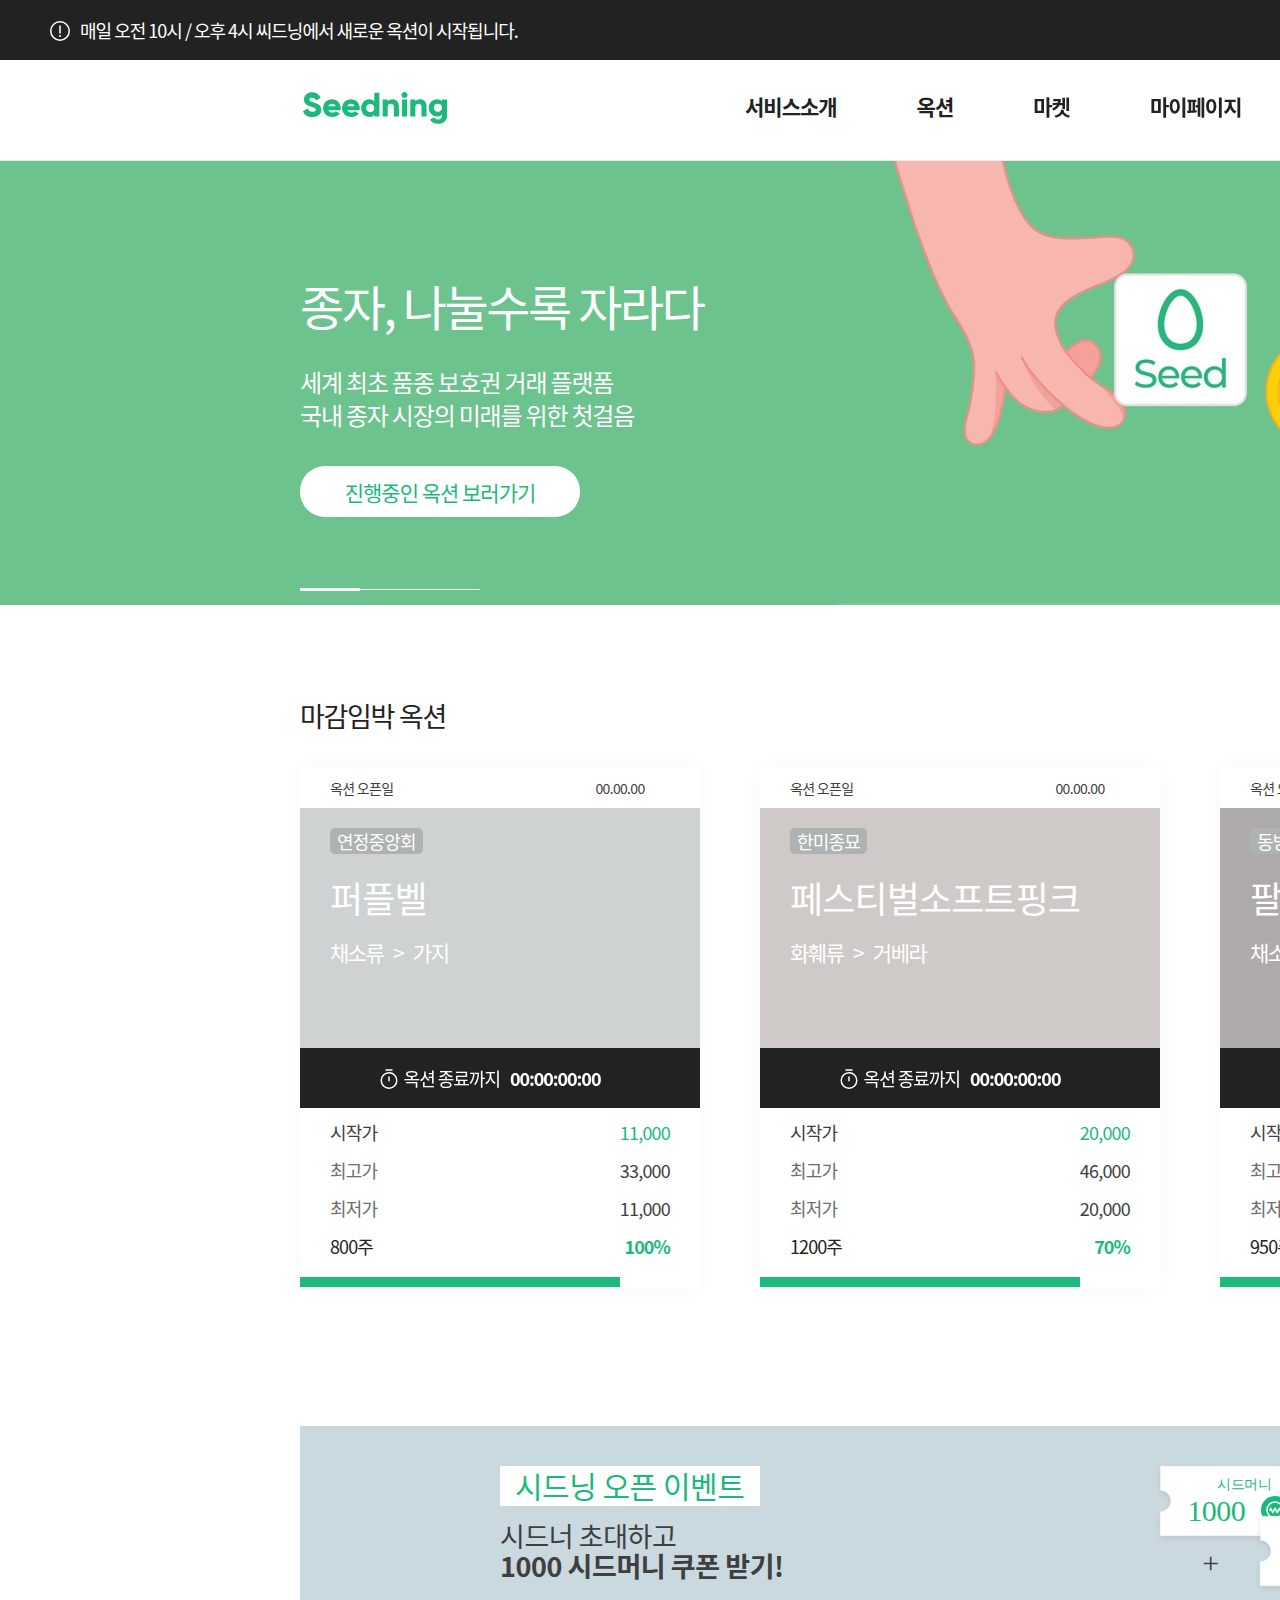
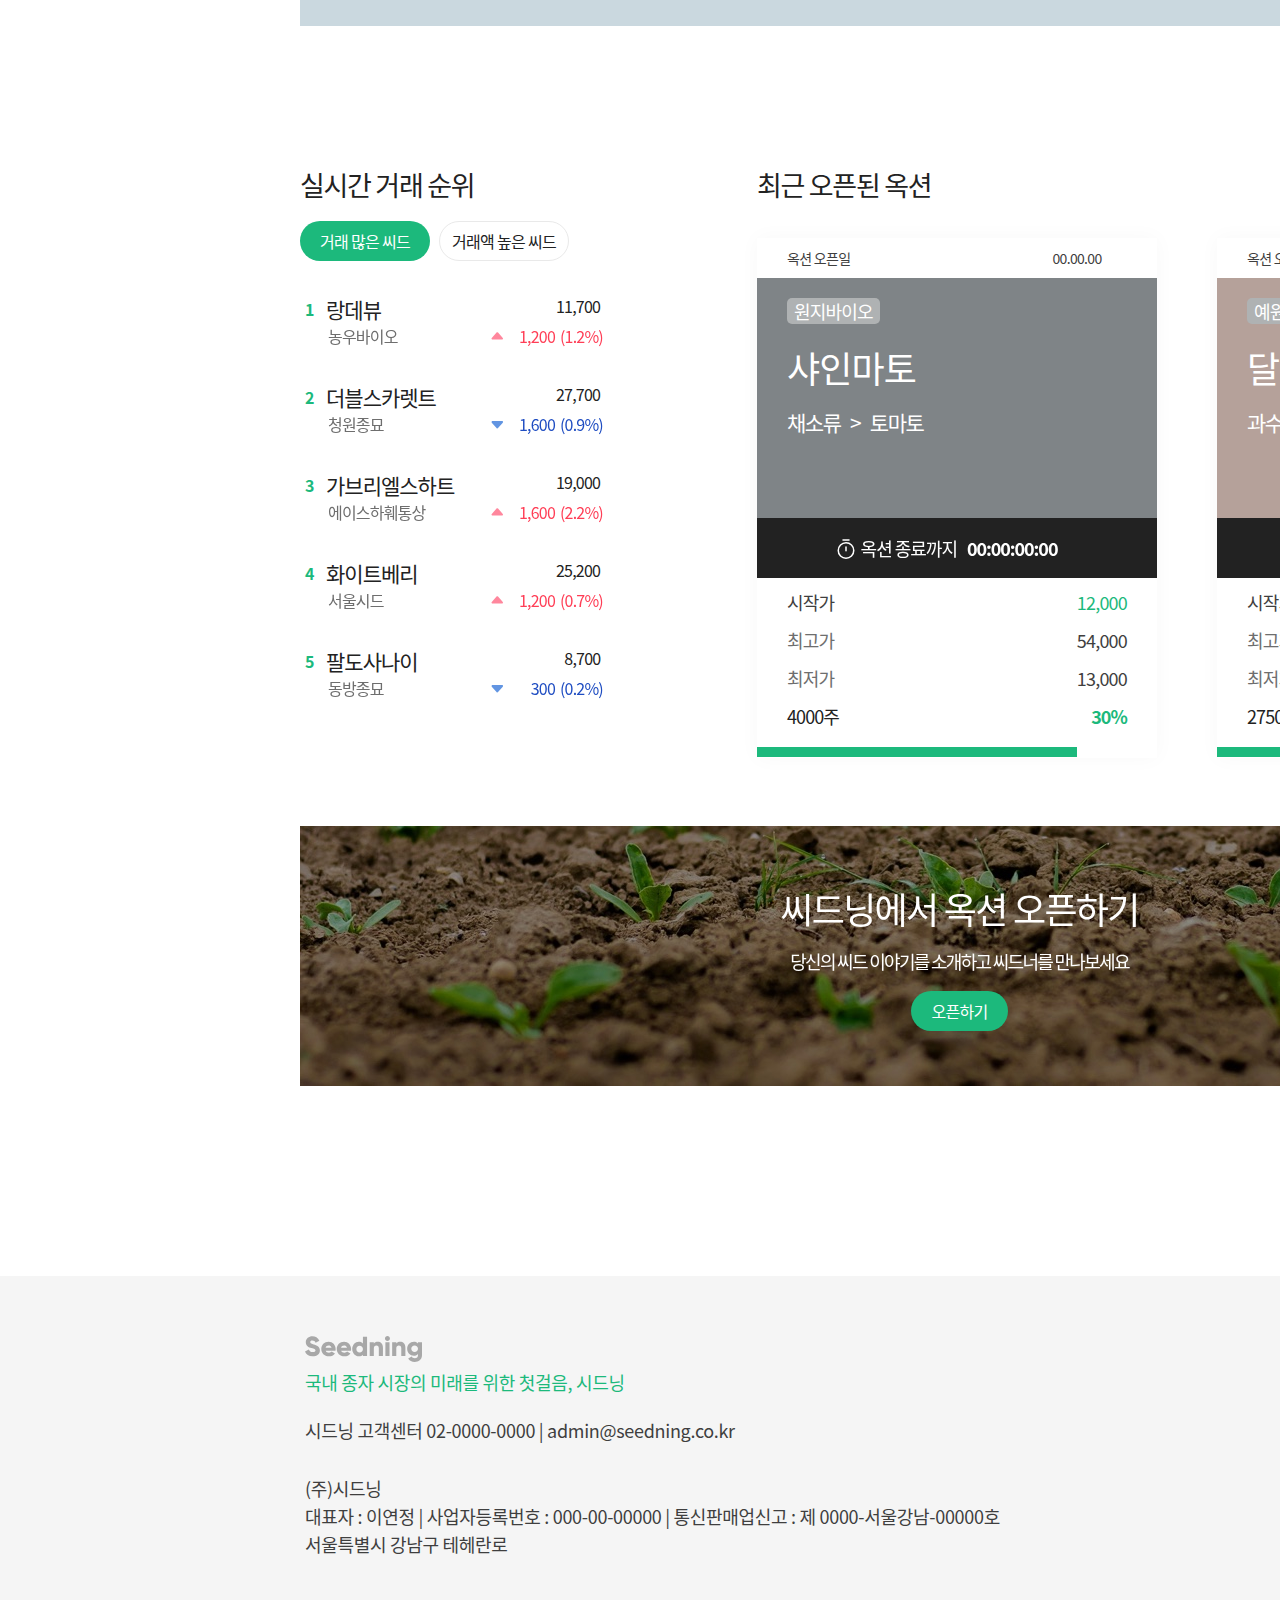
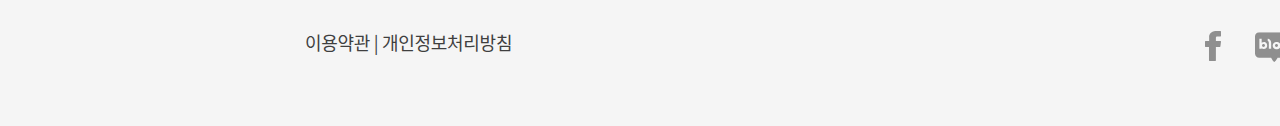
<file: index.html>
<!doctype html>
<html>
<head>
<meta charset="utf-8">
<title>Seedning</title>
<link rel = "stylesheet" type = "text/css" href="index.css"/>
</head>
<script src="seeding.js"></script>


<body>
	<div id = "notificationdiv">
		<div id = "announcediv">
			<div id = "announceimg"><img src = "image/accounceicon.svg"></div>
			<div id = "announcelabel">매일 오전 10시 / 오후 4시 씨드닝에서 새로운 옥션이 시작됩니다.</div>
		</div>

		<div id = "detaildiv">
			<div id = "detaillabel">자세히 알아보기</div>
			<div id = "detailimg"><img src = "image/nexticon_small.svg"></div>
		</div>
	</div> <!--end notificationdiv-->

	<div id = "toptapdiv">
		<div id = "logodiv">
			<div id = "logoimg"><a href = "index.html"><img src = "image/logo.svg"></a></div>
		</div> <!--end logodiv-->

		<div id = "tapdiv">
			<ul id = "mainmenu">
					<li onMouseOver="height('260px')" onMouseOut="height('100px')"><a href = "#">서비스소개</a>
						<ul style = "left: -53px;">
							<li><a href = "#">시드닝이란</a></li>
						</ul>
					</li>

					<li onMouseOver="height('260px')" onMouseOut="height('100px')"><a href = "auction_ing.html">옥션</a>
						<ul  style = "left: -80px;">
							<li><a href = "auction_early.html">예정된옥션</a></li>
							<li><a href = "auction_ing.html">진행중인옥션</a></li>
							<li><a href = "auction_end.html">마감된옥션</a></li>
						</ul>
					</li>

					<li onMouseOver="height('260px')" onMouseOut="height('100px')"><a href = "market_home.html">마켓</a>
						<ul style = "left: -80px;">
							<li><a href = "#">추천</a></li>
							<li><a href = "#">판매가</a></li>
							<li><a href = "#">최근 조회</a></li>
							<li><a href = "#">관심</a></li>
						</ul>
					</li>

					<li onMouseOver="height('260px')" onMouseOut="height('100px')"><a href = "mypage.html">마이페이지</a>
						<ul style = "left: -50px;">
							<li><a href = "">마이포켓</a></li>
							<li><a href = "myasset.html">마이에셋</a></li>
							<li><a href = "mypage.html">회원정보</a></li>
						</ul>
					</li>
				</ul>
		</div> <!--end tapdiv-->

		<div id = "memberdiv">
			<div id = "logindiv"><button id = "login" onclick = "location.href = 'login.html'">로그인</button></div>
			<div id = "joindiv"><button id = "join">회원가입</button></div>
		</div> <!--end logindiv-->
	</div> <!--end toptapdiv-->

	<div class = "imagebannerdiv">
		<div id = "bigtitle">종자, 나눌수록 자라다</div>
		<div id = "smalltitle">세계 최초 품종 보호권 거래 플랫폼<br>국내 종자 시장의 미래를 위한 첫걸음</div>
		<div id = "goauction"><button id = "goauctionbtn" onClick="location.href = 'auction_ing.html'">진행중인 옥션 보러가기</button></div>

		<div id = "pagediv">
			<img src = "image/banner_leftbtn.svg">
			<img src = "image/banner_rightbtn.svg">
		</div>

		<div id = "linediv">
			<hr style = "width: 180px; height: 1px; background-color: #ffffff; border:none;">
			<hr style = "width:60px; height: 3px; background-color: #ffffff; border: none; position: relative; bottom:10px; right: 60px;">
		</div>
	</div><!--end imagebannerdiv-->

	<div id = "maindiv">
		<div id = "deadlinediv">
			<div id = "deadlinetitlediv">마감임박 옥션</div>

			<div class = "auctiondiv">
				<div class = "auctiontitlediv"><div class = "auctiontitle">옥션 오픈일</div></div>
				<div class = "auctiontitledatediv"><div class = "auctiontitledate">00.00.00</div></div>

				<div class = "auctionimagediv" id = "homehover1" style = "background-color: #ced2d3;" onMouseOver="onmouse('c1','p1','ca1')" onMouseOut="outmouse('c1','p1','ca1')">
					<label class = "companydiv" id = "c1">연정중앙회</label>
					<div class = "plantnamediv" id = "p1">퍼플벨</div>
					<div class = "category" id = "ca1">채소류 &nbsp; &gt &nbsp; 가지</div>
				</div>

				<div class = "endtimediv">
					<div class = "endtimetitle"><img src = "image/auction_endtimer.svg" style = "position: relative; top:5px; right: 3px;">옥션 종료까지</div>
					<div class = "endtimer">00:00:00:00</div>
				</div>

				<div class = "pricediv">
					<div class = "pricelinediv">
						<div class = "price_left"><div class = "startlabel">시작가</div></div>
						<div class = "price_right"><div class = "startpricelabel">11,000</div></div>
					</div>

					<div class = "pricelinediv">
						<div class = "price_left"><div class = "toplowlabel">최고가</div></div>
						<div class = "price_right"><div class = "toplowpricelabel">33,000</div></div>
					</div>

					<div class = "pricelinediv">
						<div class = "price_left"><div class = "toplowlabel">최저가</div></div>
						<div class = "price_right"><div class = "toplowpricelabel">11,000</div></div>
					</div>
				</div>

				<div class = "weekdiv">
					<div class = "week_left"><div class = "weeklabel">800주</div></div>
					<div class = "week_right"><div class = "percentlabel">100%</div></div>
				</div>

				<div class = "progressbardiv"><div class = "progressbar"></div></div>
			</div> <!--end auctiondiv-->

			<div class = "auctiondiv">
				<div class = "auctiontitlediv"><div class = "auctiontitle">옥션 오픈일</div></div>
				<div class = "auctiontitledatediv"><div class = "auctiontitledate">00.00.00</div></div>

				<div class = "auctionimagediv" id = "homehover2" style = "background-color: #cfcac7;" onMouseOver="onmouse('c2','p2','ca2')" onMouseOut="outmouse('c2','p2','ca2')">
					<label class = "companydiv" id = "c2">한미종묘</label>
					<div class = "plantnamediv" id = "p2">페스티벌소프트핑크</div>
					<div class = "category" id = "ca2">화훼류 &nbsp; &gt &nbsp; 거베라</div>
				</div>

				<div class = "endtimediv">
					<div class = "endtimetitle"><img src = "image/auction_endtimer.svg" style = "position: relative; top:5px; right: 3px;">옥션 종료까지</div>
					<div class = "endtimer">00:00:00:00</div>
				</div>

				<div class = "pricediv">
					<div class = "pricelinediv">
						<div class = "price_left"><div class = "startlabel">시작가</div></div>
						<div class = "price_right"><div class = "startpricelabel">20,000</div></div>
					</div>

					<div class = "pricelinediv">
						<div class = "price_left"><div class = "toplowlabel">최고가</div></div>
						<div class = "price_right"><div class = "toplowpricelabel">46,000</div></div>
					</div>

					<div class = "pricelinediv">
						<div class = "price_left"><div class = "toplowlabel">최저가</div></div>
						<div class = "price_right"><div class = "toplowpricelabel">20,000</div></div>
					</div>
				</div>

				<div class = "weekdiv">
					<div class = "week_left"><div class = "weeklabel">1200주</div></div>
					<div class = "week_right"><div class = "percentlabel">70%</div></div>
				</div>

				<div class = "progressbardiv"><div class = "progressbar"></div></div>
			</div> <!--end auctiondiv-->

			<div class = "auctiondiv" style="margin-right: 0px;">
				<div class = "auctiontitlediv"><div class = "auctiontitle">옥션 오픈일</div></div>
				<div class = "auctiontitledatediv"><div class = "auctiontitledate">00.00.00</div></div>

				<div class = "auctionimagediv" id = "homehover3" style = "background-color: #aeaaab;" onMouseOver="onmouse('c3','p3','ca3')" onMouseOut="outmouse('c3','p3','ca3')">
					<label class = "companydiv" id = "c3">동방종묘</label>
					<div class = "plantnamediv" id = "p3">팔도사나이</div>
					<div class = "category" id = "ca3">채소류 &nbsp; &gt &nbsp; 고추</div>
				</div>

				<div class = "endtimediv">
					<div class = "endtimetitle"><img src = "image/auction_endtimer.svg" style = "position: relative; top:5px; right: 3px;">옥션 종료까지</div>
					<div class = "endtimer">00:00:00:00</div>
				</div>

				<div class = "pricediv">
					<div class = "pricelinediv">
						<div class = "price_left"><div class = "startlabel">시작가</div></div>
						<div class = "price_right"><div class = "startpricelabel">7,000</div></div>
					</div>

					<div class = "pricelinediv">
						<div class = "price_left"><div class = "toplowlabel">최고가</div></div>
						<div class = "price_right"><div class = "toplowpricelabel">21,000</div></div>
					</div>

					<div class = "pricelinediv">
						<div class = "price_left"><div class = "toplowlabel">최저가</div></div>
						<div class = "price_right"><div class = "toplowpricelabel">7,000</div></div>
					</div>
				</div>

				<div class = "weekdiv">
					<div class = "week_left"><div class = "weeklabel">950주</div></div>
					<div class = "week_right">
					  <div class = "percentlabel">90%</div></div>
				</div>

				<div class = "progressbardiv"><div class = "progressbar"></div></div>
			</div> <!--end auctiondiv-->
		</div> <!--end deadlinediv-->

		<div id = "bannerdiv"></div>

		<div id = "livelinkdiv">
			<div id = "livelinktitle">실시간 거래 순위</div>

			<div id = "linkbtndiv">
				<div class = "btndiv"><button id = "manybtn">거래 많은 씨드</button></div>
				<div class = "btndiv" style="margin-left: 9px;"><button id = "moneytopbtn">거래액 높은 씨드</button></div>
			</div>

			<div id = "linkboxdiv">
				<div class = "linkline">
					<div class = "linknum">1</div>
					<div class = "seedname">랑데뷰</div>
					<div class = "comname">농우바이오</div>
					<div class = "linkprice">11,700</div>
					<div class = "upprice">
						<img src = "image/upprice.svg" style = "float: left;">
						<div class = "upnum">1,200</div>
						<div class = "uppercent">(1.2%)</div>
					</div>
				</div>

				<div class = "linkline">
					<div class = "linknum">2</div>
					<div class = "seedname">더블스카렛트</div>
					<div class = "comname">청원종묘</div>
					<div class = "linkprice">27,700</div>
					<div class = "downprice">
						<img src = "image/downprice.svg" style = "float: left;">
						<div class = "downnum">1,600</div>
						<div class = "downpercent">(0.9%)</div>
					</div>
				</div>

				<div class = "linkline">
					<div class = "linknum">3</div>
					<div class = "seedname">가브리엘스하트</div>
					<div class = "comname">에이스하훼통상</div>
					<div class = "linkprice">19,000</div>
					<div class = "upprice">
						<img src = "image/upprice.svg" style = "float: left;">
						<div class = "upnum">1,600</div>
						<div class = "uppercent">(2.2%)</div>
					</div>
				</div>

				<div class = "linkline">
					<div class = "linknum">4</div>
					<div class = "seedname">화이트베리</div>
					<div class = "comname">서울시드</div>
					<div class = "linkprice">25,200</div>
					<div class = "upprice">
						<img src = "image/upprice.svg" style = "float: left;">
						<div class = "upnum">1,200</div>
						<div class = "uppercent">(0.7%)</div>
					</div>
				</div>

				<div class = "linkline">
					<div class = "linknum">5</div>
					<div class = "seedname">팔도사나이</div>
					<div class = "comname">동방종묘</div>
					<div class = "linkprice">&nbsp;&nbsp;&nbsp;8,700</div>
					<div class = "downprice">
						<img src = "image/downprice.svg" style = "float: left;">
						<div class = "downnum">300</div>
						<div class = "downpercent">(0.2%)</div>
					</div>
				</div>
			</div>
		</div> <!--end livelinkdiv-->

		<div id = "newauctiondiv">
			<div id = "newauctiontitle">
				최근 오픈된 옥션
				<div id = "newacutionbtn">
					<img src = "image/newauc_left.svg">
					<img src = "image/newauc_right.svg" style = "margin-left: 15px;">
				</div>
			</div>

			<div id = "newauction">
				<div class = "auctiondiv">
				<div class = "auctiontitlediv"><div class = "auctiontitle">옥션 오픈일</div></div>
				<div class = "auctiontitledatediv"><div class = "auctiontitledate">00.00.00</div></div>

				<div class = "auctionimagediv" id = "homehover4" style = "background-color: #7f8487;" onMouseOver="onmouse('c4','p4','ca4')" onMouseOut="outmouse('c4','p4','ca4')">
					<label class = "companydiv" id = "c4">원지바이오</label>
					<div class = "plantnamediv" id = "p4">샤인마토</div>
					<div class = "category" id = "ca4">채소류 &nbsp; &gt &nbsp; 토마토</div>
				</div>

				<div class = "endtimediv">
					<div class = "endtimetitle"><img src = "image/auction_endtimer.svg" style = "position: relative; top:5px; right: 3px;">옥션 종료까지</div>
					<div class = "endtimer">00:00:00:00</div>
				</div>

				<div class = "pricediv">
					<div class = "pricelinediv">
						<div class = "price_left"><div class = "startlabel">시작가</div></div>
						<div class = "price_right"><div class = "startpricelabel">12,000</div></div>
					</div>

					<div class = "pricelinediv">
						<div class = "price_left"><div class = "toplowlabel">최고가</div></div>
						<div class = "price_right"><div class = "toplowpricelabel">54,000</div></div>
					</div>

					<div class = "pricelinediv">
						<div class = "price_left"><div class = "toplowlabel">최저가</div></div>
						<div class = "price_right"><div class = "toplowpricelabel">13,000</div></div>
					</div>
				</div>

				<div class = "weekdiv">
					<div class = "week_left"><div class = "weeklabel">4000주</div></div>
					<div class = "week_right"><div class = "percentlabel">30%</div></div>
				</div>

				<div class = "progressbardiv"><div class = "progressbar"></div></div>
			</div> <!--end auctiondiv-->

			<div class = "auctiondiv" style = "margin-right: 0px;">
				<div class = "auctiontitlediv"><div class = "auctiontitle">옥션 오픈일</div></div>
				<div class = "auctiontitledatediv"><div class = "auctiontitledate">00.00.00</div></div>

				<div class = "auctionimagediv" id = "homehover5" style = "background-color: #b5a19a;" onMouseOver="onmouse('c5','p5','ca5')" onMouseOut="outmouse('c5','p5','ca5')">
					<label class = "companydiv" id = "c5">예원바이오산업</label>
					<div class = "plantnamediv" id = "p5">달코미</div>
					<div class = "category" id = "ca5">과수류 &nbsp; &gt &nbsp; 감귤</div>
				</div>

				<div class = "endtimediv">
					<div class = "endtimetitle"><img src = "image/auction_endtimer.svg" style = "position: relative; top:5px; right: 3px;">옥션 종료까지</div>
					<div class = "endtimer">00:00:00:00</div>
				</div>

				<div class = "pricediv">
					<div class = "pricelinediv">
						<div class = "price_left"><div class = "startlabel">시작가</div></div>
						<div class = "price_right"><div class = "startpricelabel">21,000</div></div>
					</div>

					<div class = "pricelinediv">
						<div class = "price_left"><div class = "toplowlabel">최고가</div></div>
						<div class = "price_right"><div class = "toplowpricelabel">77,000</div></div>
					</div>

					<div class = "pricelinediv">
						<div class = "price_left"><div class = "toplowlabel">최저가</div></div>
						<div class = "price_right"><div class = "toplowpricelabel">21,000</div></div>
					</div>
				</div>

				<div class = "weekdiv">
					<div class = "week_left"><div class = "weeklabel">2750주</div></div>
					<div class = "week_right"><div class = "percentlabel">60%</div></div>
				</div>

				<div class = "progressbardiv"><div class = "progressbar"></div></div>
			</div> <!--end auctiondiv-->

			</div>

		</div> <!--end newauctiondiv-->

		<div id = "opendiv">
			<div id = "opentitle">씨드닝에서 옥션 오픈하기<br><font style = "font-size:18px; font-weight: 300;">당신의 씨드 이야기를 소개하고 씨드너를 만나보세요</font></div>
			<button id = "openbtn">오픈하기</button>

		</div> <!--end opendiv-->

		<div id = "footer">
			<img src = "image/footerlogo.svg"><br>
			<label class = "footerlabel" style = "color: #1cb97c; position: relative; top:10px;">국내 종자 시장의 미래를 위한 첫걸음, 시드닝<br></label>
			<label class = "footerlabel" style = "color: #3f3f3f; position: relative; top:40px;">시드닝 고객센터 02-0000-0000  |  admin@seedning.co.kr<br></label>
			<label class = "footerlabel" style = "color: #3f3f3f; position: relative; top:80px;">(주)시드닝<br></label>
			<label class = "footerlabel" style = "color: #3f3f3f; position: relative; top:90px;">대표자 : 이연정  |  사업자등록번호 : 000-00-00000  |  통신판매업신고 : 제 0000-서울강남-00000호<br></label>
			<label class = "footerlabel" style = "color: #3f3f3f; position: relative; top:100px;">서울특별시 강남구 테헤란로<br></label>
			<label class = "footerlabel" style = "color: #3f3f3f; position: relative; top:180px;">이용약관  |  개인정보처리방침<br></label>
			<img src = "image/footerfacebook.svg" style = "position: relative; top:155px; left:900px;">
			<img src = "image/footerblog.svg" style = "position: relative; top:158px; left:930px;">
		</div>

	</div> <!--end maindiv-->

	<div id = "btndiv">
		<a href = "#"><button id = "up"></button></a>
		<button id = "chat"></button>
	</div>
</body>
</html>
</file>
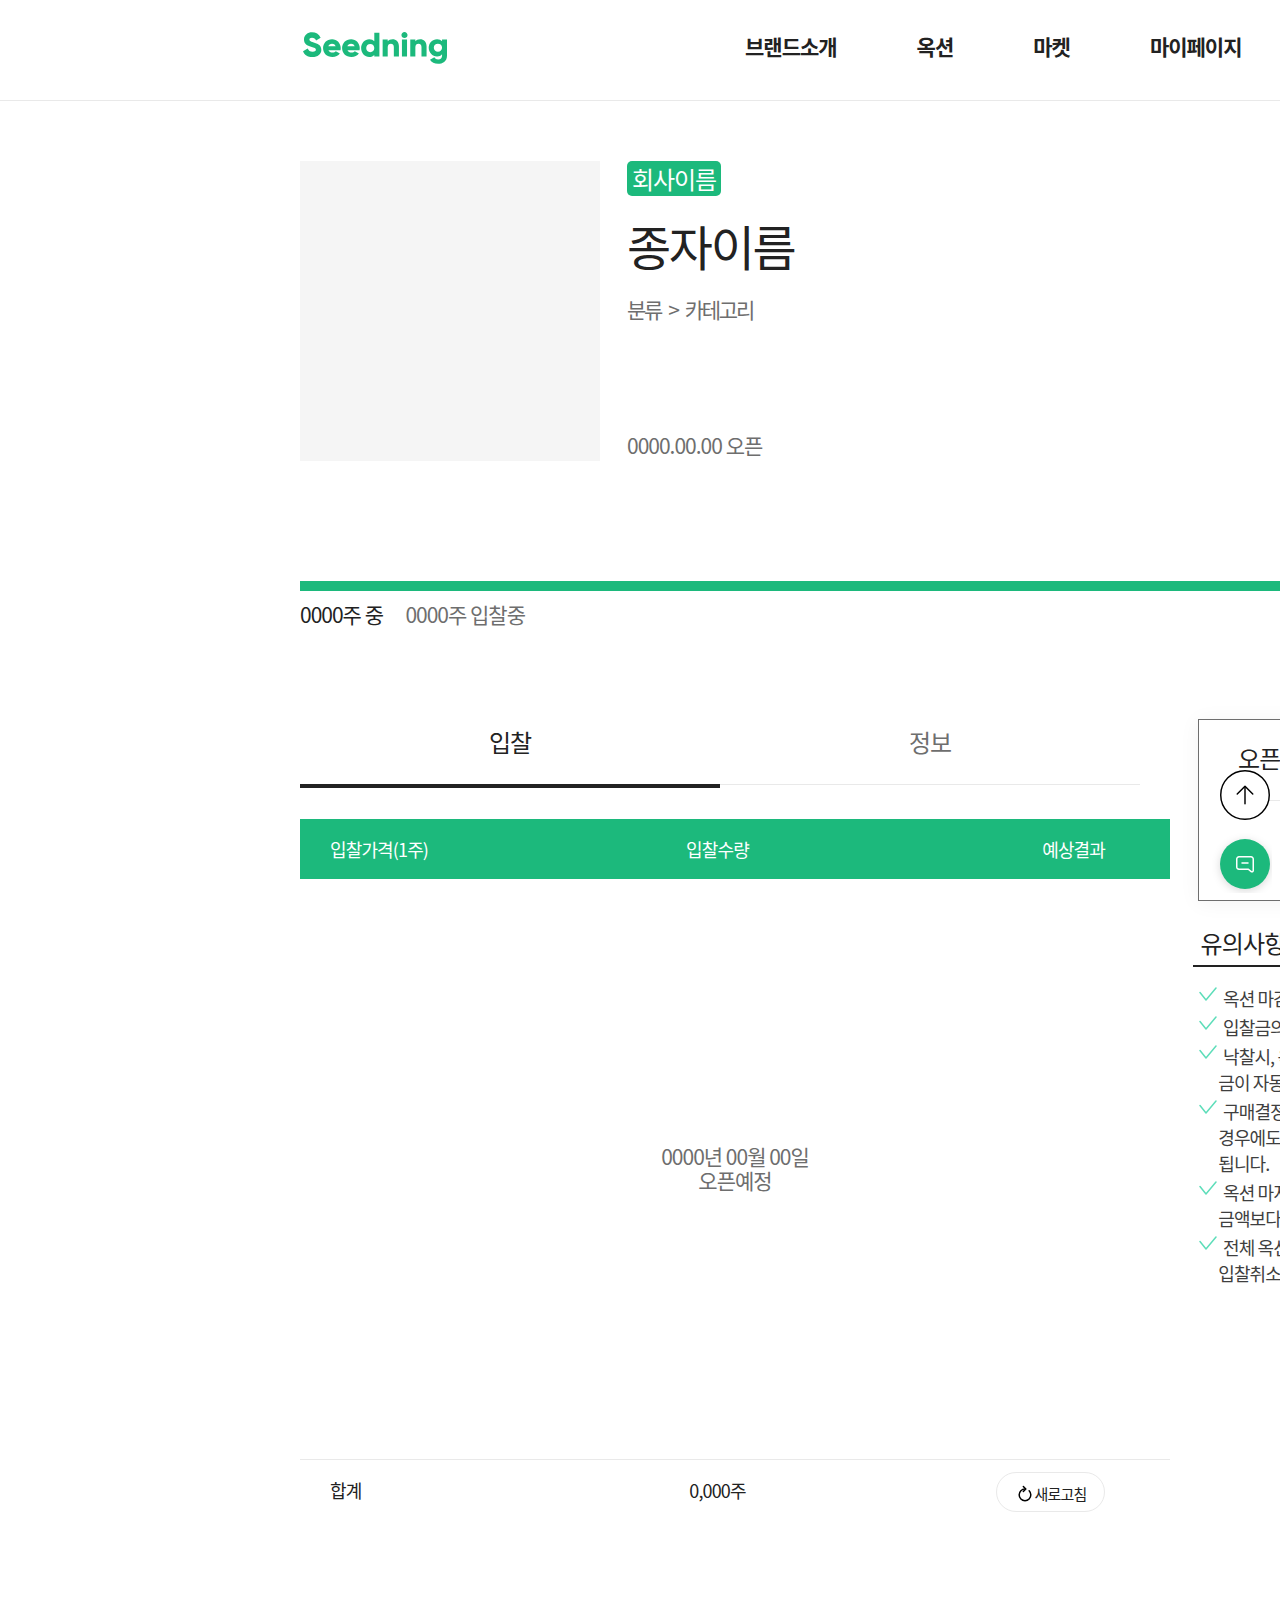
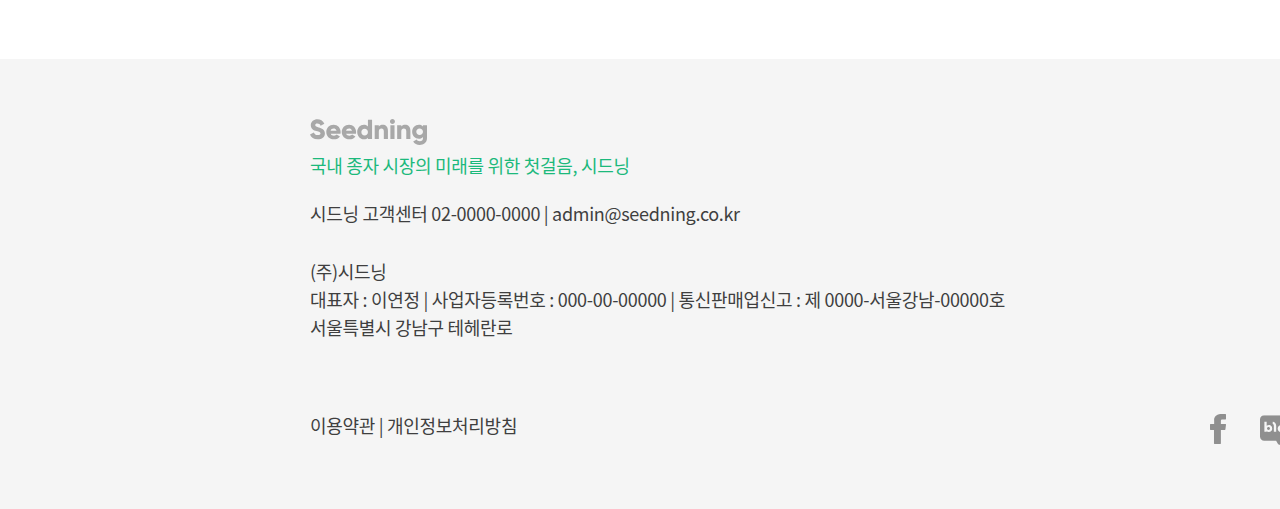
<file: auction_detail_early.html>
<!doctype html>
<html>
<head>
<meta charset="utf-8">
<title>AUCTION</title>
<link rel = "stylesheet" type = "text/css" href="auction_detail_early.css"/>
<script src="seeding.js"></script>
</head>

<body>
	<div id = "toptapdiv">
		<div id = "logodiv">
			<div id = "logoimg"><a href = "index.html"><img src = "image/logo.svg"></a></div>
		</div> <!--end logodiv-->

		<div id = "tapdiv">
			<ul id = "mainmenu">
					<li onMouseOver="height('260px')" onMouseOut="height('100px')"><a href = "#">브랜드소개</a>
						<ul style = "left: -53px;">
							<li><a href = "#">시드닝소개</a></li>
							<li><a href = "#">이벤트</a></li>
						</ul>
					</li>

					<li onMouseOver="height('260px')" onMouseOut="height('100px')"><a href = "auction_ing.html">옥션</a>
						<ul  style = "left: -80px;">
							<li><a href = "auction_early.html">예정된옥션</a></li>
							<li><a href = "auction_ing.html">진행중인옥션</a></li>
							<li><a href = "auction_end.html">마감된옥션</a></li>
						</ul>
					</li>

					<li onMouseOver="height('260px')" onMouseOut="height('100px')"><a href = "market_home.html">마켓</a>
						<ul style = "left: -80px;">
							<li><a href = "#">추천</a></li>
							<li><a href = "#">판매가</a></li>
							<li><a href = "#">최근 조회</a></li>
							<li><a href = "#">관심</a></li>
						</ul>
					</li>

					<li onMouseOver="height('260px')" onMouseOut="height('100px')"><a href = "mypage.html">마이페이지</a>
						<ul style = "left: -50px;">
							<li><a href = "#">마이포켓</a></li>
							<li><a href = "myasset.html">마이에셋</a></li>
							<li><a href = "mypage.html">회원정보</a></li>
						</ul>
					</li>
				</ul>
		</div> <!--end tapdiv-->

		<div id = "memberdiv">
			<div id = "logindiv"><button id = "login" onclick = "location.href = 'login.html'">로그인</button></div>
			<div id = "joindiv"><button id = "join">회원가입</button></div>
		</div> <!--end logindiv-->
	</div> <!--end toptapdiv-->

	<div id = "seedboxdiv">
		<div id = "seedphotodiv"></div>

		<div id = "companyname"><div id = "comnamelabel">회사이름</div></div>

		<div id = "seedname"><div id = "seednamelabel">종자이름</div></div>

		<div id = "category"><div id = "categorylabel">분류 &nbsp; &gt &nbsp; 카테고리</div></div>

		<div id = "opentime"><label id = "open">0000.00.00</label>&nbsp;오픈</div>
	</div> <!--end seedboxdiv-->

	<div id = "progressbardiv"><div id = "progressbar"></div></div>

	<div id = "progressdiv">
		<div id = "totalpro">0000주 중</div>
		<div id = "currentpro">0000주 입찰중</div>

		<div id = "percent">00%</div>
	</div> <!--end progressdiv -->

	<div id = "contenttapdiv">
		<input type = "radio" name = "tap" id = "bidding" class = "tap" checked ><label for = "bidding" onClick="tap_click('infobox','biddingbox')">입찰</label>
		<input type = "radio" name = "tap" id = "info" class = "tap"><label for = "info" onClick="tap_click('biddingbox','infobox')">정보</label>
	</div> <!--end contenttapdiv-->

	<div id = "contentboxdiv">
		<div id = "biddingbox">
			<div id = "biddingtitle">
				<div id = "titlepricediv"><div id = "titleprice">입찰가격(1주)</div></div>
				<div id = "titlenumdiv"><div id = "titlenum">입찰수량</div></div>
				<div id = "titleresultdiv"><div id = "titleresult">예상결과</div></div>
			</div> <!--end biddingtitle-->

			<div id = "biddingcontent">
				<div id = "earlydiv">0000년 00월 00일<br>오픈예정</div>

			</div> <!--end biddingcontent-->

			<div id = "biddingtotal">
				<div id = "totalpricediv"><div id = "totalprice">합계</div></div>
				<div id = "totalnumdiv"><div id = "totalnum">0,000주</div></div>
				<div id = "ressetdiv"><button id = "resetbtn"><img src = "image/reseticon.svg" style = "position: relative; top:4px;">새로고침</button></div>
			</div> <!--end biddingtotal-->
		</div> <!--end biddingbox-->

		<div id = "infobox">

		</div>

	</div> <!--end contentboxdiv-->

	<div id = "endboxdiv">
		<div id = "endboxtitle"><div id = "endboxtitlelabel">오픈예정 옥션</div></div>
		<div id = "datediv">0000년 00월 00일 오픈예정</div>
	</div> <!--end endboxdiv-->

	<div id = "precautiondiv">
		<div id = "precautiontitlediv"><div id = "precautiontitle">유의사항</div></div>
		<div id = "precaution">
			<img src = "image/checkicon.svg" style = "margin-right: 3px;">옥션 마감 후 상위 입찰 가격 순 낙찰됩니다.<br>
			<img src = "image/checkicon.svg" style = "margin-right: 3px;">입찰금의 100%가 대기금으로 설정됩니다.<br>
			<img src = "image/checkicon.svg" style = "margin-right: 3px;">낙찰시, 옥션 마감후 다음날 오전 9시에 ‘내 지 갑’에서 대<br>&nbsp;&nbsp;&nbsp;&nbsp;&nbsp;&nbsp;&nbsp;금이 자동으로 출금됩니다.<br>
			<img src = "image/checkicon.svg" style = "margin-right: 3px;">구매결정은 온전히 회원의 판단으로 이뤄졌으며, 어떠한<br>&nbsp;&nbsp;&nbsp;&nbsp;&nbsp;&nbsp;&nbsp;경우에도 재입찰 시 원래 입찰 시 부여받은 순위는 초기화<br>&nbsp;&nbsp;&nbsp;&nbsp;&nbsp;&nbsp;&nbsp;됩니다.<br>
			<img src = "image/checkicon.svg" style = "margin-right: 3px;">옥션 마지막 날은 취소가 불가하며 재입찰 시 입찰 수량/<br>&nbsp;&nbsp;&nbsp;&nbsp;&nbsp;&nbsp;&nbsp;금액보다 높은 수량/금액만 입찰이 가능합니다.<br>
			<img src = "image/checkicon.svg" style = "margin-right: 3px;">전체 옥션 수량 대비 30% 이상 수량으로 입찰하는 경우<br>&nbsp;&nbsp;&nbsp;&nbsp;&nbsp;&nbsp;&nbsp;입찰취소는 불가합니다.
		</div>
	</div> <!--end precautiondiv-->

	<div id = "footer">
			<img src = "image/footerlogo.svg"><br>
			<label class = "footerlabel" style = "color: #1cb97c; position: relative; top:10px;">국내 종자 시장의 미래를 위한 첫걸음, 시드닝<br></label>
			<label class = "footerlabel" style = "color: #3f3f3f; position: relative; top:40px;">시드닝 고객센터 02-0000-0000  |  admin@seedning.co.kr<br></label>
			<label class = "footerlabel" style = "color: #3f3f3f; position: relative; top:80px;">(주)시드닝<br></label>
			<label class = "footerlabel" style = "color: #3f3f3f; position: relative; top:90px;">대표자 : 이연정  |  사업자등록번호 : 000-00-00000  |  통신판매업신고 : 제 0000-서울강남-00000호<br></label>
			<label class = "footerlabel" style = "color: #3f3f3f; position: relative; top:100px;">서울특별시 강남구 테헤란로<br></label>
			<label class = "footerlabel" style = "color: #3f3f3f; position: relative; top:180px;">이용약관  |  개인정보처리방침<br></label>
			<img src = "image/footerfacebook.svg" style = "position: relative; top:155px; left:900px;">
			<img src = "image/footerblog.svg" style = "position: relative; top:158px; left:930px;">
		</div>

	<div id = "btndiv">
		<a href = "#"><button id = "up"></button></a>
		<button id = "chat"></button>
	</div>

</body>
</html>
</file>
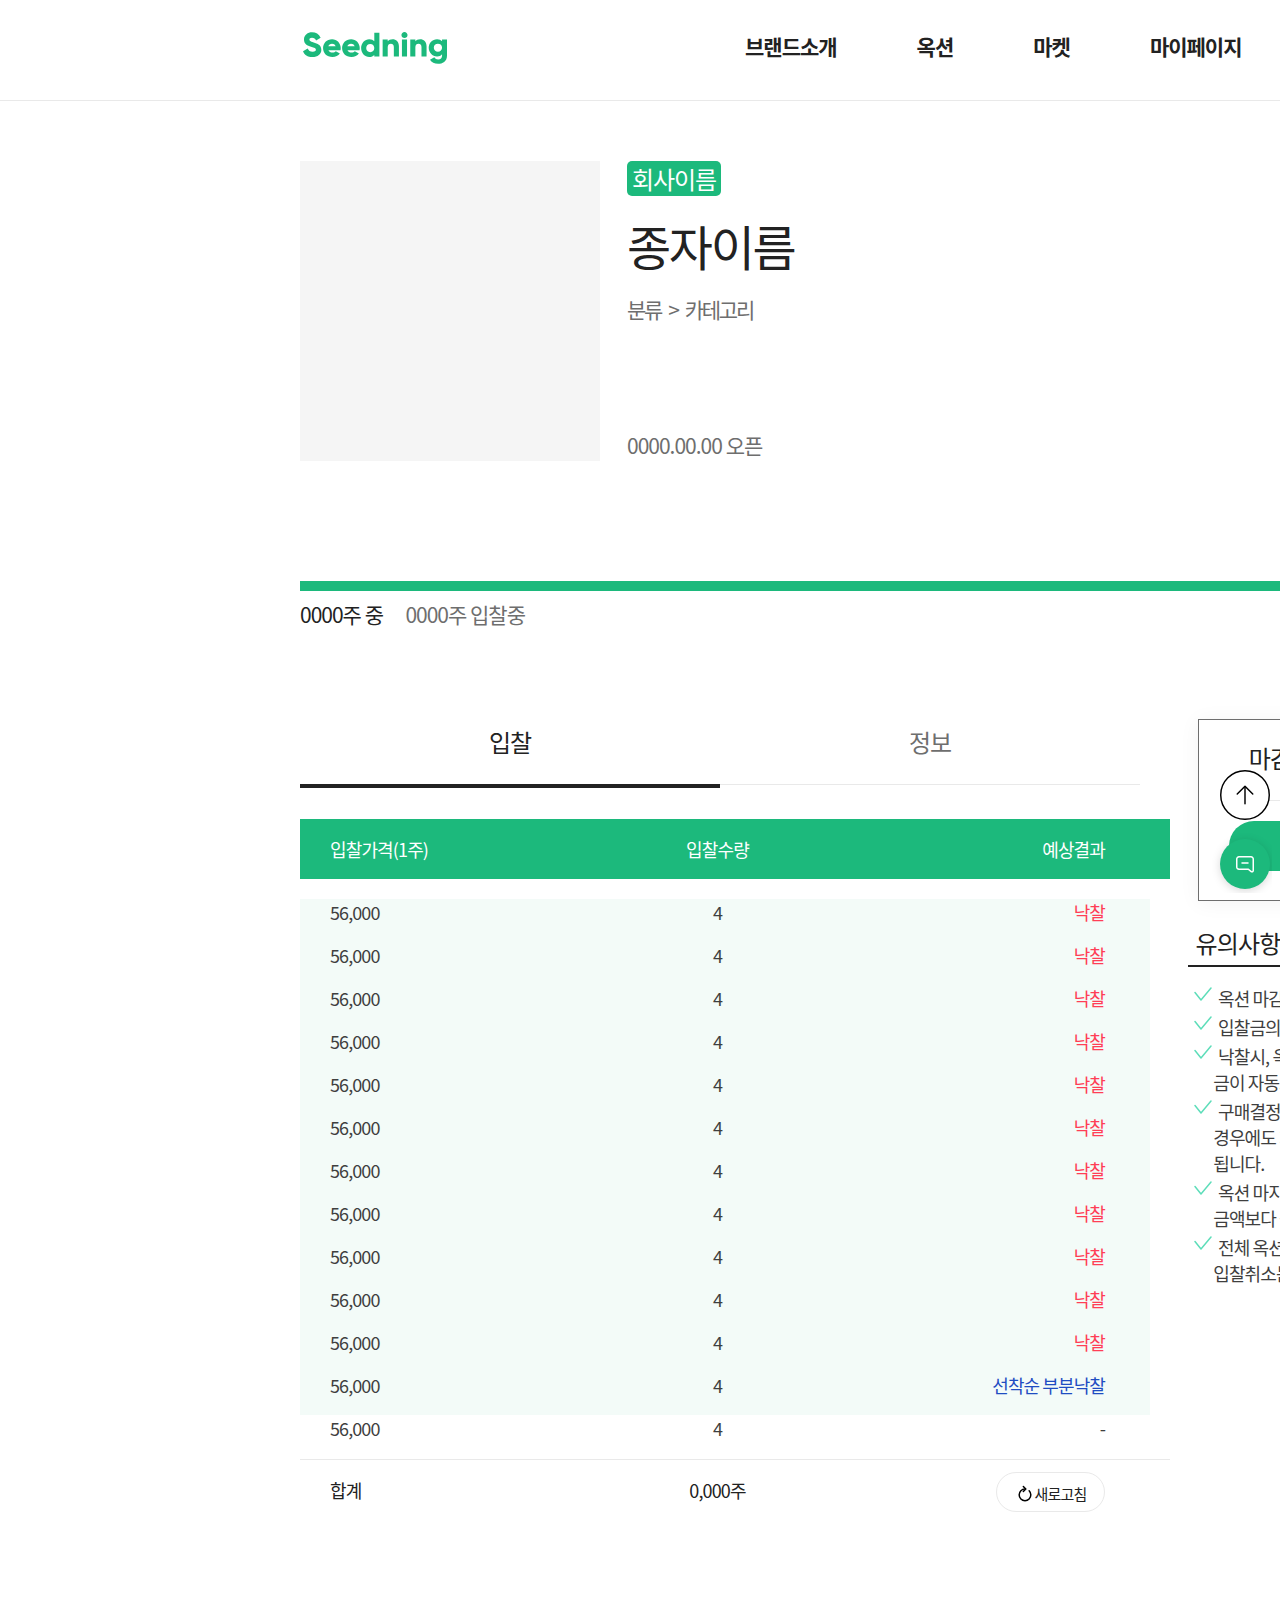
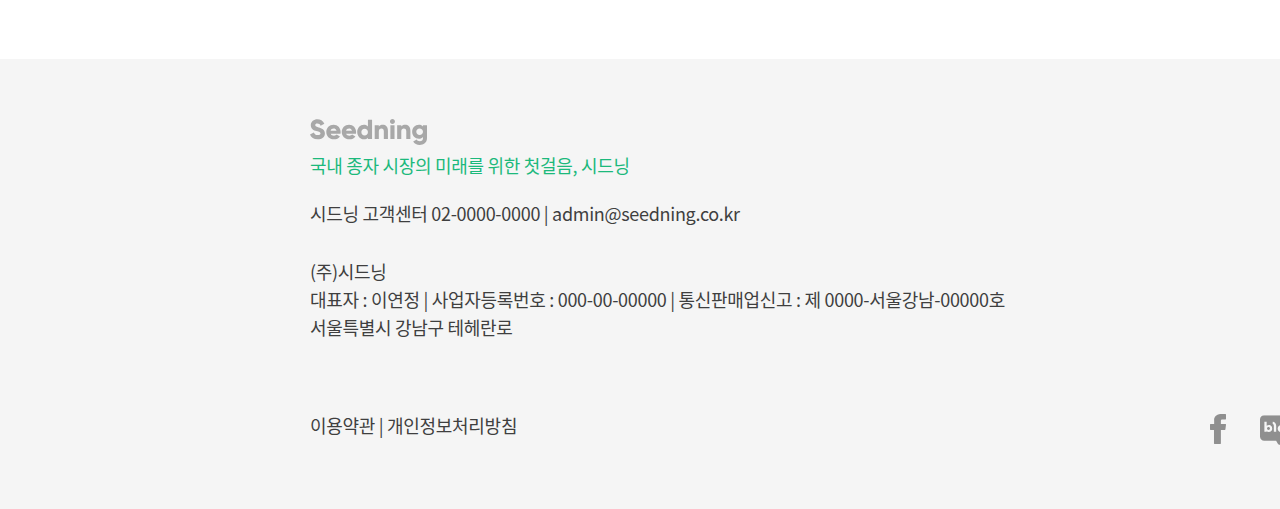
<file: auction_detail_end.html>
<!doctype html>
<html>
<head>
<meta charset="utf-8">
<title>AUCTION</title>
<link rel = "stylesheet" type = "text/css" href="auction_detail_end.css"/>
<script src="seeding.js"></script>
</head>

<body>
	<div id = "toptapdiv">
		<div id = "logodiv">
			<div id = "logoimg"><a href = "index.html"><img src = "image/logo.svg"></div>
		</div> <!--end logodiv-->

		<div id = "tapdiv">
			<ul id = "mainmenu">
					<li onMouseOver="height('260px')" onMouseOut="height('100px')"><a href = "#">브랜드소개</a>
						<ul style = "left: -53px;">
							<li><a href = "#">시드닝소개</a></li>
							<li><a href = "#">이벤트</a></li>
						</ul>
					</li>

					<li onMouseOver="height('260px')" onMouseOut="height('100px')"><a href = "auction_ing.html">옥션</a>
						<ul  style = "left: -80px;">
							<li><a href = "auction_early.html">예정된옥션</a></li>
							<li><a href = "auction_ing.html">진행중인옥션</a></li>
							<li><a href = "auction_end.html">마감된옥션</a></li>
						</ul>
					</li>

					<li onMouseOver="height('260px')" onMouseOut="height('100px')"><a href = "market_home.html">마켓</a>
						<ul style = "left: -80px;">
							<li><a href = "#">추천</a></li>
							<li><a href = "#">판매가</a></li>
							<li><a href = "#">최근 조회</a></li>
							<li><a href = "#">관심</a></li>
						</ul>
					</li>

					<li onMouseOver="height('260px')" onMouseOut="height('100px')"><a href = "mypage.html">마이페이지</a>
						<ul style = "left: -50px;">
							<li><a href = "#">마이포켓</a></li>
							<li><a href = "myasset.html">마이에셋</a></li>
							<li><a href = "mypage.html">회원정보</a></li>
						</ul>
					</li>
				</ul>
		</div> <!--end tapdiv-->

		<div id = "memberdiv">
			<div id = "logindiv"><button id = "login" onclick="location = 'login.html'">로그인</button></div>
			<div id = "joindiv"><button id = "join">회원가입</button></div>
		</div> <!--end logindiv-->
	</div> <!--end toptapdiv-->

	<div id = "seedboxdiv">
		<div id = "seedphotodiv"></div>

		<div id = "companyname"><div id = "comnamelabel">회사이름</div></div>

		<div id = "seedname"><div id = "seednamelabel">종자이름</div></div>

		<div id = "category"><div id = "categorylabel">분류 &nbsp; &gt &nbsp; 카테고리</div></div>

		<div id = "opentime"><label id = "open">0000.00.00</label>&nbsp;오픈</div>
	</div> <!--end seedboxdiv-->

	<div id = "progressbardiv"><div id = "progressbar"></div></div>

	<div id = "progressdiv">
		<div id = "totalpro">0000주 중</div>
		<div id = "currentpro">0000주 입찰중</div>

		<div id = "percent">00%</div>
	</div> <!--end progressdiv -->

	<div id = "contenttapdiv">
		<input type = "radio" name = "tap" id = "bidding" class = "tap" checked ><label for = "bidding" onClick="tap_click('infobox','biddingbox')">입찰</label>
		<input type = "radio" name = "tap" id = "info" class = "tap"><label for = "info" onClick="tap_click('biddingbox','infobox')">정보</label>
	</div> <!--end contenttapdiv-->

	<div id = "contentboxdiv">
		<div id = "biddingbox">
			<div id = "biddingtitle">
				<div id = "titlepricediv"><div id = "titleprice">입찰가격(1주)</div></div>
				<div id = "titlenumdiv"><div id = "titlenum">입찰수량</div></div>
				<div id = "titleresultdiv"><div id = "titleresult">예상결과</div></div>
			</div> <!--end biddingtitle-->

			<div id = "biddingcontent">
					<div class = "bidding resultture" style = "margin-top: 20px;">
						<div class = "conpricediv"><div class = "conprice">56,000</div></div>
						<div class = "connumdiv"><div class = "connum">4</div></div>
						<div class = "conresultdiv"><div class = "conresult successful">낙찰</div></div>
					</div>

					<div class = "bidding  resultture">
						<div class = "conpricediv"><div class = "conprice">56,000</div></div>
						<div class = "connumdiv"><div class = "connum">4</div></div>
						<div class = "conresultdiv"><div class = "conresult successful">낙찰</div></div>
					</div>

					<div class = "bidding  resultture">
						<div class = "conpricediv"><div class = "conprice">56,000</div></div>
						<div class = "connumdiv"><div class = "connum">4</div></div>
						<div class = "conresultdiv"><div class = "conresult successful">낙찰</div></div>
					</div>

					<div class = "bidding  resultture">
						<div class = "conpricediv"><div class = "conprice">56,000</div></div>
						<div class = "connumdiv"><div class = "connum">4</div></div>
						<div class = "conresultdiv"><div class = "conresult successful">낙찰</div></div>
					</div>

					<div class = "bidding  resultture">
						<div class = "conpricediv"><div class = "conprice">56,000</div></div>
						<div class = "connumdiv"><div class = "connum">4</div></div>
						<div class = "conresultdiv"><div class = "conresult successful">낙찰</div></div>
					</div>

					<div class = "bidding  resultture">
						<div class = "conpricediv"><div class = "conprice">56,000</div></div>
						<div class = "connumdiv"><div class = "connum">4</div></div>
						<div class = "conresultdiv"><div class = "conresult successful">낙찰</div></div>
					</div>

					<div class = "bidding  resultture">
						<div class = "conpricediv"><div class = "conprice">56,000</div></div>
						<div class = "connumdiv"><div class = "connum">4</div></div>
						<div class = "conresultdiv"><div class = "conresult successful">낙찰</div></div>
					</div>

					<div class = "bidding  resultture">
						<div class = "conpricediv"><div class = "conprice">56,000</div></div>
						<div class = "connumdiv"><div class = "connum">4</div></div>
						<div class = "conresultdiv"><div class = "conresult successful">낙찰</div></div>
					</div>

					<div class = "bidding  resultture">
						<div class = "conpricediv"><div class = "conprice">56,000</div></div>
						<div class = "connumdiv"><div class = "connum">4</div></div>
						<div class = "conresultdiv"><div class = "conresult successful">낙찰</div></div>
					</div>

					<div class = "bidding  resultture">
						<div class = "conpricediv"><div class = "conprice">56,000</div></div>
						<div class = "connumdiv"><div class = "connum">4</div></div>
						<div class = "conresultdiv"><div class = "conresult successful">낙찰</div></div>
					</div>


					<div class = "bidding  resultture">
						<div class = "conpricediv"><div class = "conprice">56,000</div></div>
						<div class = "connumdiv"><div class = "connum">4</div></div>
						<div class = "conresultdiv"><div class = "conresult successful">낙찰</div></div>
					</div>

					<div class = "bidding  resultture">
						<div class = "conpricediv"><div class = "conprice">56,000</div></div>
						<div class = "connumdiv"><div class = "connum">4</div></div>
						<div class = "conresultdiv"><div class = "conresult partsuccessful">선착순 부분낙찰</div></div>
					</div>

				<div class = "bidding">
					<div class = "conpricediv"><div class = "conprice">56,000</div></div>
					<div class = "connumdiv"><div class = "connum">4</div></div>
					<div class = "conresultdiv"><div class = "conresult">-</div></div>
				</div>

				<div class = "bidding">
					<div class = "conpricediv"><div class = "conprice">56,000</div></div>
					<div class = "connumdiv"><div class = "connum">4</div></div>
					<div class = "conresultdiv"><div class = "conresult">-</div></div>
				</div>

				<div class = "bidding">
					<div class = "conpricediv"><div class = "conprice">56,000</div></div>
					<div class = "connumdiv"><div class = "connum">4</div></div>
					<div class = "conresultdiv"><div class = "conresult">-</div></div>
				</div>
			</div> <!--end biddingcontent-->

			<div id = "biddingtotal">
				<div id = "totalpricediv"><div id = "totalprice">합계</div></div>
				<div id = "totalnumdiv"><div id = "totalnum">0,000주</div></div>
				<div id = "ressetdiv"><button id = "resetbtn"><img src = "image/reseticon.svg" style = "position: relative; top:4px;">새로고침</button></div>
			</div> <!--end biddingtotal-->
		</div> <!--end biddingbox-->

		<div id = "infobox">

		</div>

	</div> <!--end contentboxdiv-->

	<div id = "endboxdiv">
		<div id = "endboxtitle"><div id = "endboxtitlelabel">마감된 옥션</div></div>
		<button id = "endbtn" onclick="location.href = 'market_home.html'">마켓에서 거래하기</button>
	</div> <!--end endboxdiv-->

	<div id = "precautiondiv">
		<div id = "precautiontitlediv"><div id = "precautiontitle">유의사항</div></div>
		<div id = "precaution">
			<img src = "image/checkicon.svg" style = "margin-right: 3px;">옥션 마감 후 상위 입찰 가격 순 낙찰됩니다.<br>
			<img src = "image/checkicon.svg" style = "margin-right: 3px;">입찰금의 100%가 대기금으로 설정됩니다.<br>
			<img src = "image/checkicon.svg" style = "margin-right: 3px;">낙찰시, 옥션 마감후 다음날 오전 9시에 ‘내 지 갑’에서 대<br>&nbsp;&nbsp;&nbsp;&nbsp;&nbsp;&nbsp;&nbsp;금이 자동으로 출금됩니다.<br>
			<img src = "image/checkicon.svg" style = "margin-right: 3px;">구매결정은 온전히 회원의 판단으로 이뤄졌으며, 어떠한<br>&nbsp;&nbsp;&nbsp;&nbsp;&nbsp;&nbsp;&nbsp;경우에도 재입찰 시 원래 입찰 시 부여받은 순위는 초기화<br>&nbsp;&nbsp;&nbsp;&nbsp;&nbsp;&nbsp;&nbsp;됩니다.<br>
			<img src = "image/checkicon.svg" style = "margin-right: 3px;">옥션 마지막 날은 취소가 불가하며 재입찰 시 입찰 수량/<br>&nbsp;&nbsp;&nbsp;&nbsp;&nbsp;&nbsp;&nbsp;금액보다 높은 수량/금액만 입찰이 가능합니다.<br>
			<img src = "image/checkicon.svg" style = "margin-right: 3px;">전체 옥션 수량 대비 30% 이상 수량으로 입찰하는 경우<br>&nbsp;&nbsp;&nbsp;&nbsp;&nbsp;&nbsp;&nbsp;입찰취소는 불가합니다.


		</div>

	</div> <!--end precautiondiv-->

	<div id = "footer">
			<img src = "image/footerlogo.svg"><br>
			<label class = "footerlabel" style = "color: #1cb97c; position: relative; top:10px;">국내 종자 시장의 미래를 위한 첫걸음, 시드닝<br></label>
			<label class = "footerlabel" style = "color: #3f3f3f; position: relative; top:40px;">시드닝 고객센터 02-0000-0000  |  admin@seedning.co.kr<br></label>
			<label class = "footerlabel" style = "color: #3f3f3f; position: relative; top:80px;">(주)시드닝<br></label>
			<label class = "footerlabel" style = "color: #3f3f3f; position: relative; top:90px;">대표자 : 이연정  |  사업자등록번호 : 000-00-00000  |  통신판매업신고 : 제 0000-서울강남-00000호<br></label>
			<label class = "footerlabel" style = "color: #3f3f3f; position: relative; top:100px;">서울특별시 강남구 테헤란로<br></label>
			<label class = "footerlabel" style = "color: #3f3f3f; position: relative; top:180px;">이용약관  |  개인정보처리방침<br></label>
			<img src = "image/footerfacebook.svg" style = "position: relative; top:155px; left:900px;">
			<img src = "image/footerblog.svg" style = "position: relative; top:158px; left:930px;">
		</div>

	<div id = "btndiv">
		<a href = "#"><button id = "up"></button></a>
		<button id = "chat"></button>
	</div>

</body>
</html>
</file>
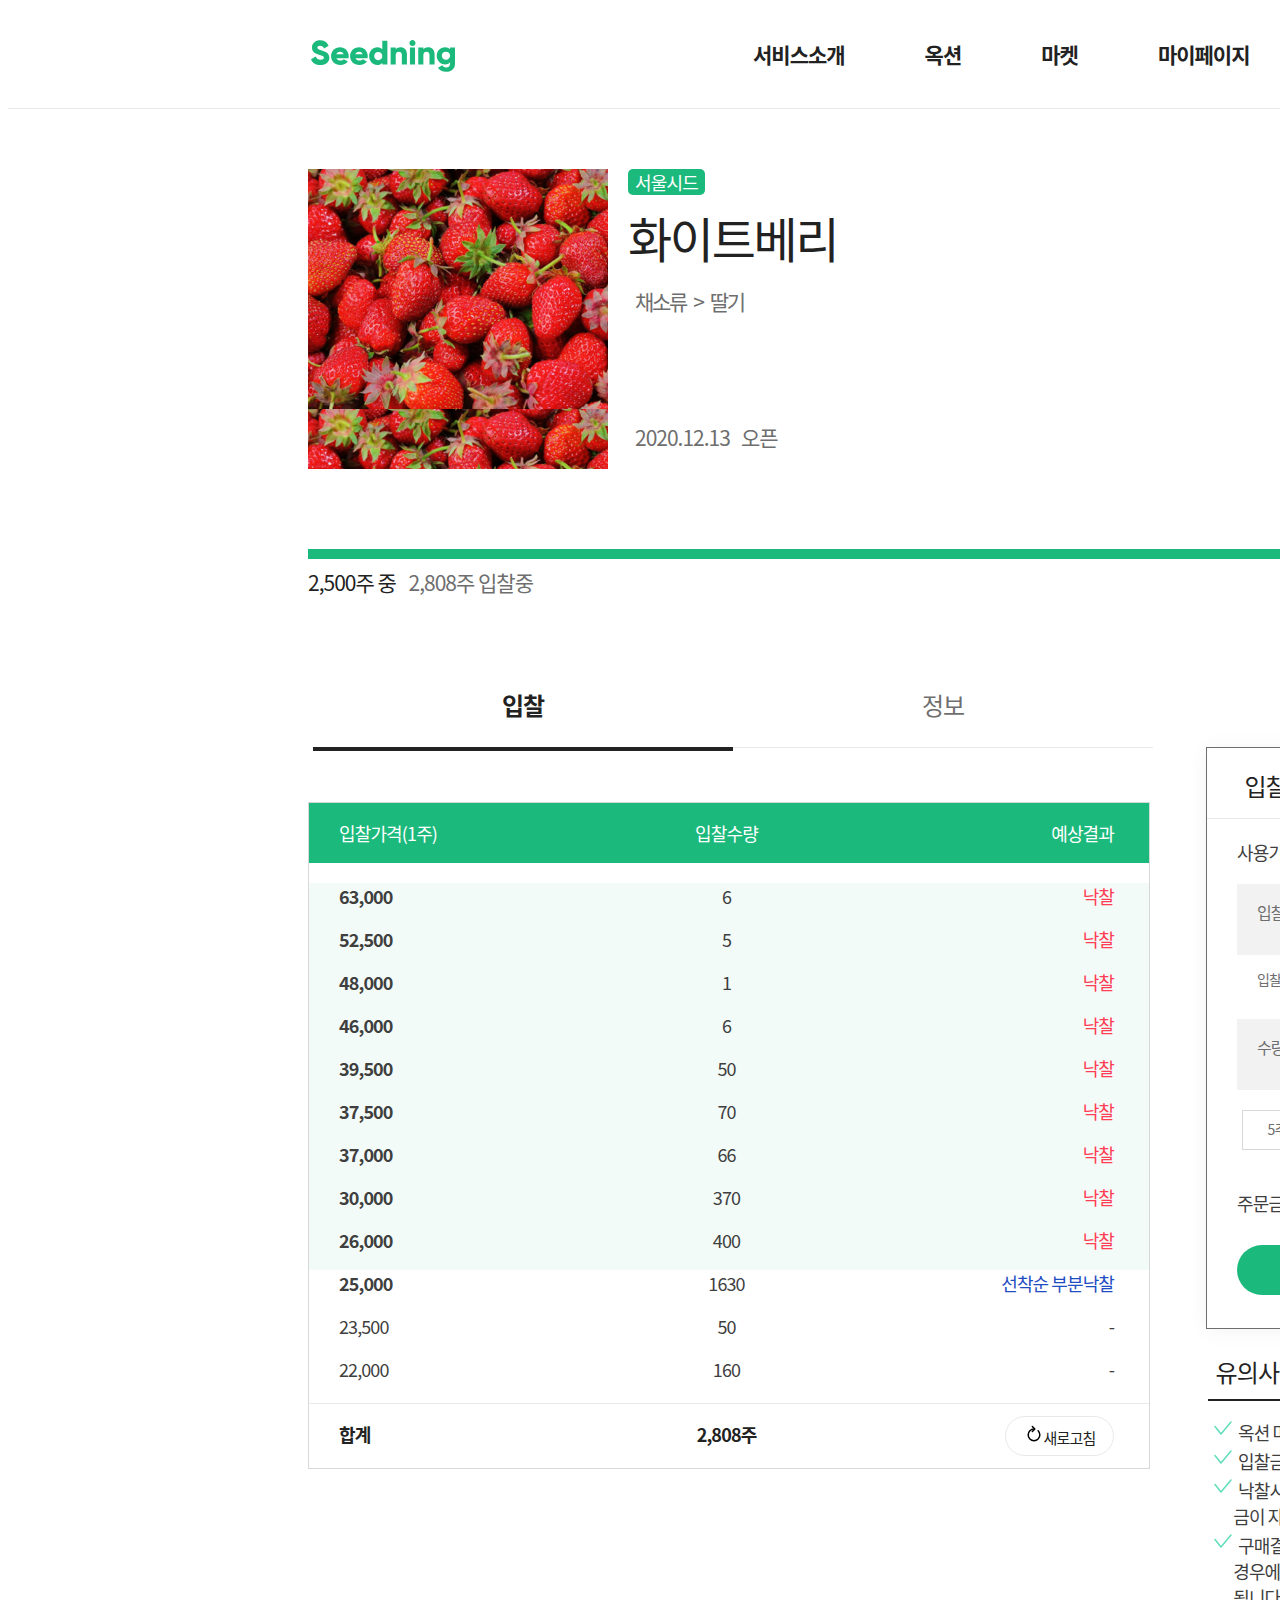
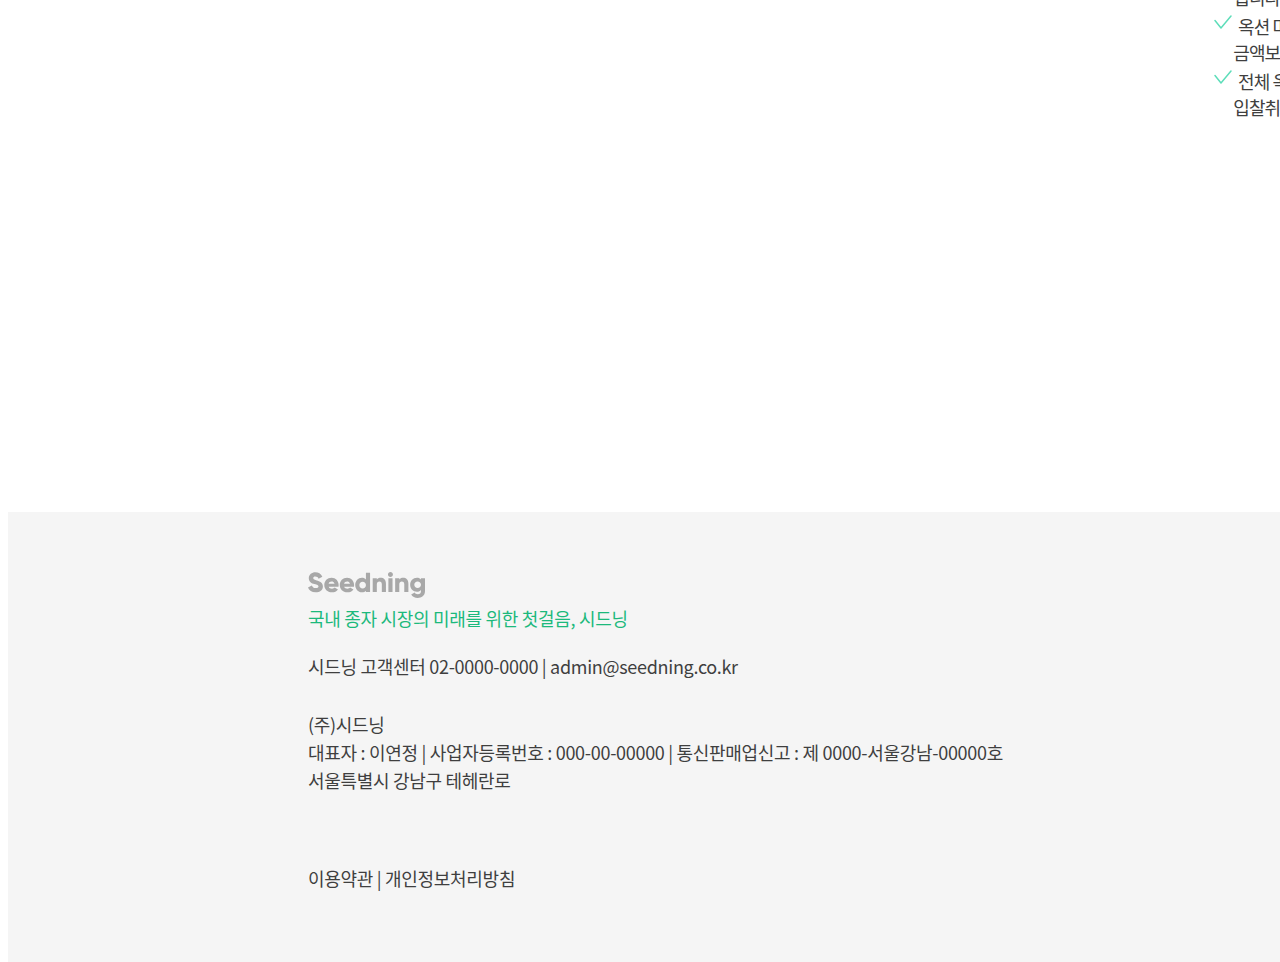
<file: auction_detail_ing.html>
<!doctype html>
<html>
<head>
<meta charset="utf-8">
<title>AUCTION</title>
<link rel = "stylesheet" type = "text/css" href="auction_detail_ing.css"/>
<script src="auction_detail_ing.js"></script>

</head>

<body>
	<div id = "toptapdiv">
		<div id = "logodiv">
			<div id = "logoimg"><a href = "index.html"><img src = "image/logo.svg"></a></div>
		</div> <!--end logodiv-->

		<div id = "tapdiv">
			<ul id = "mainmenu">
					<li onMouseOver="height('260px')" onMouseOut="height('100px')"><a href = "#">서비스소개</a>
						<ul style = "left: -53px;">
							<li><a href = "#">시드닝이란</a></li>
						</ul>
					</li>

					<li onMouseOver="height('260px')" onMouseOut="height('100px')"><a href = "auction_ing.html">옥션</a>
						<ul  style = "left: -80px;">
							<li><a href = "auction_early.html">예정된옥션</a></li>
							<li><a href = "auction_ing.html">진행중인옥션</a></li>
							<li><a href = "auction_end.html">마감된옥션</a></li>
						</ul>
					</li>

					<li onMouseOver="height('260px')" onMouseOut="height('100px')"><a href = "market_home.html">마켓</a>
						<ul style = "left: -80px;">
							<li><a href = "#">추천</a></li>
							<li><a href = "#">판매가</a></li>
							<li><a href = "#">최근 조회</a></li>
							<li><a href = "#">관심</a></li>
						</ul>
					</li>

					<li onMouseOver="height('260px')" onMouseOut="height('100px')"><a href = "mypage.html">마이페이지</a>
						<ul style = "left: -50px;">
							<li><a href = "#">마이포켓</a></li>
							<li><a href = "myasset.html">마이에셋</a></li>
							<li><a href = "mypage.html">회원정보</a></li>
						</ul>
					</li>
				</ul>
		</div> <!--end tapdiv-->

		<div id = "memberdiv">
			<div id = "logindiv"><label id = "name">김원지</label>님 &nbsp;&nbsp;&nbsp;| </div>
			<div id = "alarmdiv"><button id = "alarm"></button></div>
		</div> <!--end logindiv-->
	</div> <!--end toptapdiv-->

	<div id = "seedboxdiv">
		<div id = "seedphotodiv"></div>

		<label id = "companyname">서울시드</label>

		<label id = "seedname">화이트베리</label>

		<label id = "category">채소류 &nbsp; &gt &nbsp; 딸기</label>

		<div id = "opentime">2020.12.13 &nbsp; 오픈</div>

		<div id = "rightbox">
			<div class = "left">남은시간</div>
			<div class = "right">00일 00시간 00분 00초</div>

			<div class = "left">옥션수량</div>
			<div class = "right">2,500주</div>

			<div class = "left">시작가격</div>
			<div class = "right" style = "color: #1cb97c;">22,000 시드머니</div>
		</div>
	</div> <!--end seedboxdiv-->

	<div id = "progressbardiv"><div id = "progressbar" style = "width: 100%;"></div></div>

	<div id = "progressdiv">
		<div id = "totalpro">2,500주 중</div>
		<div id = "currentpro">2,808주 입찰중</div>

		<div id = "percent">100%</div>
	</div> <!--end progressdiv -->

	<div id = "contenttapdiv">
		<input type = "radio" name = "tap" id = "bidding" class = "tap" checked><label for = "bidding" onClick="tap_click('infobox','biddingbox')">입찰</label>
		<input type = "radio" name = "tap" id = "info" class = "tap"><label for = "info" onClick="tap_click('biddingbox','infobox')">정보</label>
	</div> <!--end contenttapdiv-->

	<div id = "contentboxdiv">
		<div id = "biddingbox">
			<div id = "biddingtitle">
				<div id = "titlepricediv"><div id = "titleprice">입찰가격(1주)</div></div>
				<div id = "titlenumdiv"><div id = "titlenum">입찰수량</div></div>
				<div id = "titleresultdiv"><div id = "titleresult">예상결과</div></div>
			</div> <!--end biddingtitle-->

			<div id = "biddingcontent">
					<div class = "bidding resultture" style = "margin-top: 20px;">
						<div class = "conpricediv"><div class = "conprice">63,000</div></div>
						<div class = "connumdiv"><div class = "connum">6</div></div>
						<div class = "conresultdiv"><div class = "conresult successful">낙찰</div></div>
					</div>

					<div class = "bidding  resultture">
						<div class = "conpricediv"><div class = "conprice">52,500</div></div>
						<div class = "connumdiv"><div class = "connum">5</div></div>
						<div class = "conresultdiv"><div class = "conresult successful">낙찰</div></div>
					</div>

					<div class = "bidding  resultture">
						<div class = "conpricediv"><div class = "conprice">48,000</div></div>
						<div class = "connumdiv"><div class = "connum">1</div></div>
						<div class = "conresultdiv"><div class = "conresult successful">낙찰</div></div>
					</div>

					<div class = "bidding  resultture">
						<div class = "conpricediv"><div class = "conprice">46,000</div></div>
						<div class = "connumdiv"><div class = "connum">6</div></div>
						<div class = "conresultdiv"><div class = "conresult successful">낙찰</div></div>
					</div>

					<div class = "bidding  resultture">
						<div class = "conpricediv"><div class = "conprice">39,500</div></div>
						<div class = "connumdiv"><div class = "connum">50</div></div>
						<div class = "conresultdiv"><div class = "conresult successful">낙찰</div></div>
					</div>

					<div class = "bidding  resultture">
						<div class = "conpricediv"><div class = "conprice">37,500</div></div>
						<div class = "connumdiv"><div class = "connum">70</div></div>
						<div class = "conresultdiv"><div class = "conresult successful">낙찰</div></div>
					</div>

					<div class = "bidding  resultture">
						<div class = "conpricediv"><div class = "conprice">37,000</div></div>
						<div class = "connumdiv"><div class = "connum">66</div></div>
						<div class = "conresultdiv"><div class = "conresult successful">낙찰</div></div>
					</div>

					<div class = "bidding  resultture">
						<div class = "conpricediv"><div class = "conprice">30,000</div></div>
						<div class = "connumdiv"><div class = "connum">370</div></div>
						<div class = "conresultdiv"><div class = "conresult successful">낙찰</div></div>
					</div>

					<div class = "bidding  resultture">
						<div class = "conpricediv"><div class = "conprice">26,000</div></div>
						<div class = "connumdiv"><div class = "connum">400</div></div>
						<div class = "conresultdiv"><div class = "conresult successful">낙찰</div></div>
					</div>

					<div class = "bidding">
						<div class = "conpricediv"><div class = "conprice">25,000</div></div>
						<div class = "connumdiv"><div class = "connum">1630</div></div>
						<div class = "conresultdiv"><div class = "conresult partsuccessful">선착순 부분낙찰</div></div>
					</div>

				<div class = "bidding">
					<div class = "conpricediv"><div class = "conprice" style = "font-weight: normal;">23,500</div></div>
					<div class = "connumdiv"><div class = "connum">50</div></div>
					<div class = "conresultdiv"><div class = "conresult">-</div></div>
				</div>

				<div class = "bidding">
					<div class = "conpricediv"><div class = "conprice" style = "font-weight: normal;">22,000</div></div>
					<div class = "connumdiv"><div class = "connum">160</div></div>
					<div class = "conresultdiv"><div class = "conresult">-</div></div>
				</div>

			</div> <!--end biddingcontent-->

			<div id = "biddingtotal">
				<div id = "totalpricediv"><div id = "totalprice">합계</div></div>
				<div id = "totalnumdiv"><div id = "totalnum">2,808주</div></div>
				<div id = "ressetdiv"><button id = "resetbtn"><img src = "image/reseticon.svg">새로고침</button></div>
			</div> <!--end biddingtotal-->
		</div> <!--end biddingbox-->

		<div id = "infobox">
			<div id = "plantinfo">
				<div id = "planttitlediv"><div id = "planttitle">종자 정보</div></div>

				<div id = "plantinfodiv">
					<div id = "plantnameinfo">화이트베리</div>
					<div id = "cateinfo">채소류&nbsp; &gt &nbsp; 딸기</div>
					<div id = "plantcon">화이트베리는 국내에서 2016년 기준 전국 재배 면적이 약 500ha로 약 0.5만톤을 생산하여 그 중 200톤을 미국, 싱가포르, 중국, 독일 등 다양한 국가로 수출하였다. <br><br>국내에서 최초로 미국 펜실베니아에 종자 수출을 통해 연 1억원 이상의 지속적인 로열티 매출을 올리는 쾌거를 이루었다.</div>
				</div>

				<div id  = "plantgraphdiv">
					<div id = "graph"><img src = "image/plantgraph.svg"></div>
					<div id = "plantresult">
						<div class = "line" >
							<div class = "list"><div class = "listdot" style = "background-color: #1cb97c;"></div></div>
							<div class = "country"><div class = "countryname">대한민국</div>

							</div>
							<div class = "graphper">70%</div>
						</div>

						<div class = "line">
							<div class = "list"><div class = "listdot" style = "background-color: #6e6e6e;"></div></div>
							<div class = "country"><div class = "countryname">미국</div>

							</div>
							<div class = "graphper">20%</div>
						</div>

						<div class = "line">
							<div class = "list"><div class = "listdot" style = "background-color: #d8d8d8;"></div></div>
							<div class = "country"><div class = "countryname">ETC</div>

							</div>
							<div class = "graphper">10%</div>
						</div>
					</div>
				</div>
			</div>

			<div id = "companyinfo">
				<div id = "compatitlediv"><div id = "compatitle">회사 정보</div></div>

				<div id = "companyinfodiv">
					<div id = "cplantnameinfo">화이트베리</div>
					<div id = "tablediv">
						<div class = "tableline">
							<div class = "tableright"><div class = "rightlabel">매출</div></div>
							<div class = "tableleft"><div class = "leftlabel">18억 5000만</div></div>
						</div>

						<div class = "tableline">
							<div class = "tableright"><div class = "rightlabel">순이익</div></div>
							<div class = "tableleft"><div class = "leftlabel">7억 1500만</div></div>
						</div>

						<div class = "tableline" style = "height: 127px;">
							<div class = "tableright" style = "height: 122px; border-bottom : solid 1px #d8d8d8;"><div class = "rightlabel">보유종자</div></div>
							<div class = "tableleft" style = "height: 122px;">
								<div class = "haveplant">
									<img src = "image/companyinfo1.jpg" style = "margin-left: 22px;">
									<div class = "hplantname">어텀크리스피</div>
								</div>

								<div class = "haveplant">
									<img src = "image/companyinfo2.jpg" style = "margin-left: 25px;">
									<div class = "hplantname">샤인피치</div>
								</div>
							</div>
						</div>
					</div>

					<div id = "cominfo">
						서울시드 주식회사는 종묘업계의 세계 인류기업인 일본 다끼이주식회사와 공동육성하여 고품질 종자의 육성, 개발 그리고 보급에 최선을 다하고 있습니다.<br><br>또한 앞선 육종기술과 농업기술을 도입시켜 농민들의 소득증대 및 경쟁력 향상에 기여하며 ‘세계 최고 품질의 우수종자 개발’이라는 작은 성과에 만족하지 않고 ‘세계 최고의 육종 기술 개발’로 농가 소득창출과 한국 농업의 진흥 및 발전을 시키는데 주역이 되겠습니다.
					</div>
				</div>
			</div>
		</div> <!--end infobox-->
	</div> <!--end contentboxdiv-->

	<div id = "orderdiv">
		<div id = "orderboxtitle">
			<div id = "orderboxtitlelabel">입찰주문</div>
		</div>

		<div id = "useseedmoneydiv">
			<div id = "useseedmoney">사용가능 시드머니</div>
			<div id = "useedmoney">62,100 시드머니</div>
		</div>

		<div id = "moneybox">
			<div id = "moneyboxtitle">입찰가격(1주)</div>
			<input type = "text" id = "moneyboxlabel" value="0" size="3" name = "money" onkeyup="inputNumberFormat(this)">
		</div>

		<div id = "ratediv">입찰가격 대비 최근 1년 종자비율 수익률<label id = "ratepercent">11.2%</label></div>

		<div id = "numdiv">
			<div name = "form1" class = "formclass">
				<div id = "numtitle">수량(주)</div>
				<input type = "text" id = "weeklabel" value="0" size="3" name = "week" onkeyup="inputNumberFormat(this)">
				<div class = "plusminubtndiv">
					<div class = "minususbtn" onClick="change1(-1);"></div>
					<div class = "plusbtn" onClick="change1(1);"></div>
				</div>
			</div>
		</div>

		<div id = "weekselectdiv">
			<input type = "radio" id = "5" name = "weekselect" class = "week" value = "5"><label for = "5"  >5주</label>
			<input type = "radio" id = "10" name = "weekselect" class = "week"><label for = "10">10주</label>
			<input type = "radio" id = "20" name = "weekselect" class = "week"><label for = "20">20주</label>
			<input type = "radio" id = "50" name = "weekselect" class = "week"><label for = "50">50주</label>
			<input type = "radio" id = "100" name = "weekselect" class = "week"><label for = "100">100주</label>
		</div>

		<div id = "totalmoneydiv">
			<div id = "amount">주문금액</div>
			<div id = "seedmoney"><label>00,000</label>시드머니</div>
		</div>

		<div id = "orderbtndiv">
			<button id = "orderbtn">입찰주문</button>
		</div>
	</div> <!--end orderdiv-->

	<div id = "precautiondiv">
		<div id = "precautiontitlediv"><div id = "precautiontitle">유의사항</div></div>
		<div id = "precaution">
			<img src = "image/checkicon.svg" style = "margin-right: 3px;">옥션 마감 후 상위 입찰 가격 순 낙찰됩니다.<br>
			<img src = "image/checkicon.svg" style = "margin-right: 3px;">입찰금의 100%가 대기금으로 설정됩니다.<br>
			<img src = "image/checkicon.svg" style = "margin-right: 3px;">낙찰시, 옥션 마감후 다음날 오전 9시에 ‘내 지 갑’에서 대<br>&nbsp;&nbsp;&nbsp;&nbsp;&nbsp;&nbsp;&nbsp;금이 자동으로 출금됩니다.<br>
			<img src = "image/checkicon.svg" style = "margin-right: 3px;">구매결정은 온전히 회원의 판단으로 이뤄졌으며, 어떠한<br>&nbsp;&nbsp;&nbsp;&nbsp;&nbsp;&nbsp;&nbsp;경우에도 재입찰 시 원래 입찰 시 부여받은 순위는 초기화<br>&nbsp;&nbsp;&nbsp;&nbsp;&nbsp;&nbsp;&nbsp;됩니다.<br>
			<img src = "image/checkicon.svg" style = "margin-right: 3px;">옥션 마지막 날은 취소가 불가하며 재입찰 시 입찰 수량/<br>&nbsp;&nbsp;&nbsp;&nbsp;&nbsp;&nbsp;&nbsp;금액보다 높은 수량/금액만 입찰이 가능합니다.<br>
			<img src = "image/checkicon.svg" style = "margin-right: 3px;">전체 옥션 수량 대비 30% 이상 수량으로 입찰하는 경우<br>&nbsp;&nbsp;&nbsp;&nbsp;&nbsp;&nbsp;&nbsp;입찰취소는 불가합니다.
		</div>
	</div> <!--end precautiondiv-->

	<div id = "footer">
		<img src = "image/footerlogo.svg"><br>
		<label class = "footerlabel" style = "color: #1cb97c; position: relative; top:10px;">국내 종자 시장의 미래를 위한 첫걸음, 시드닝<br></label>
		<label class = "footerlabel" style = "color: #3f3f3f; position: relative; top:40px;">시드닝 고객센터 02-0000-0000  |  admin@seedning.co.kr<br></label>
		<label class = "footerlabel" style = "color: #3f3f3f; position: relative; top:80px;">(주)시드닝<br></label>
		<label class = "footerlabel" style = "color: #3f3f3f; position: relative; top:90px;">대표자 : 이연정  |  사업자등록번호 : 000-00-00000  |  통신판매업신고 : 제 0000-서울강남-00000호<br></label>
		<label class = "footerlabel" style = "color: #3f3f3f; position: relative; top:100px;">서울특별시 강남구 테헤란로<br></label>
		<label class = "footerlabel" style = "color: #3f3f3f; position: relative; top:180px;">이용약관  |  개인정보처리방침<br></label>
		<img src = "image/footerfacebook.svg" style = "position: relative; top:155px; left: 1250px;">
		<img src = "image/footerblog.svg" style = "position: relative; top:158px; left: 1300px;">
	</div>

	<div id = "btndiv">
		<a href = "#"><button id = "up"></button></a>
		<button id = "chat"></button>
	</div>
</body>
</html>
</file>
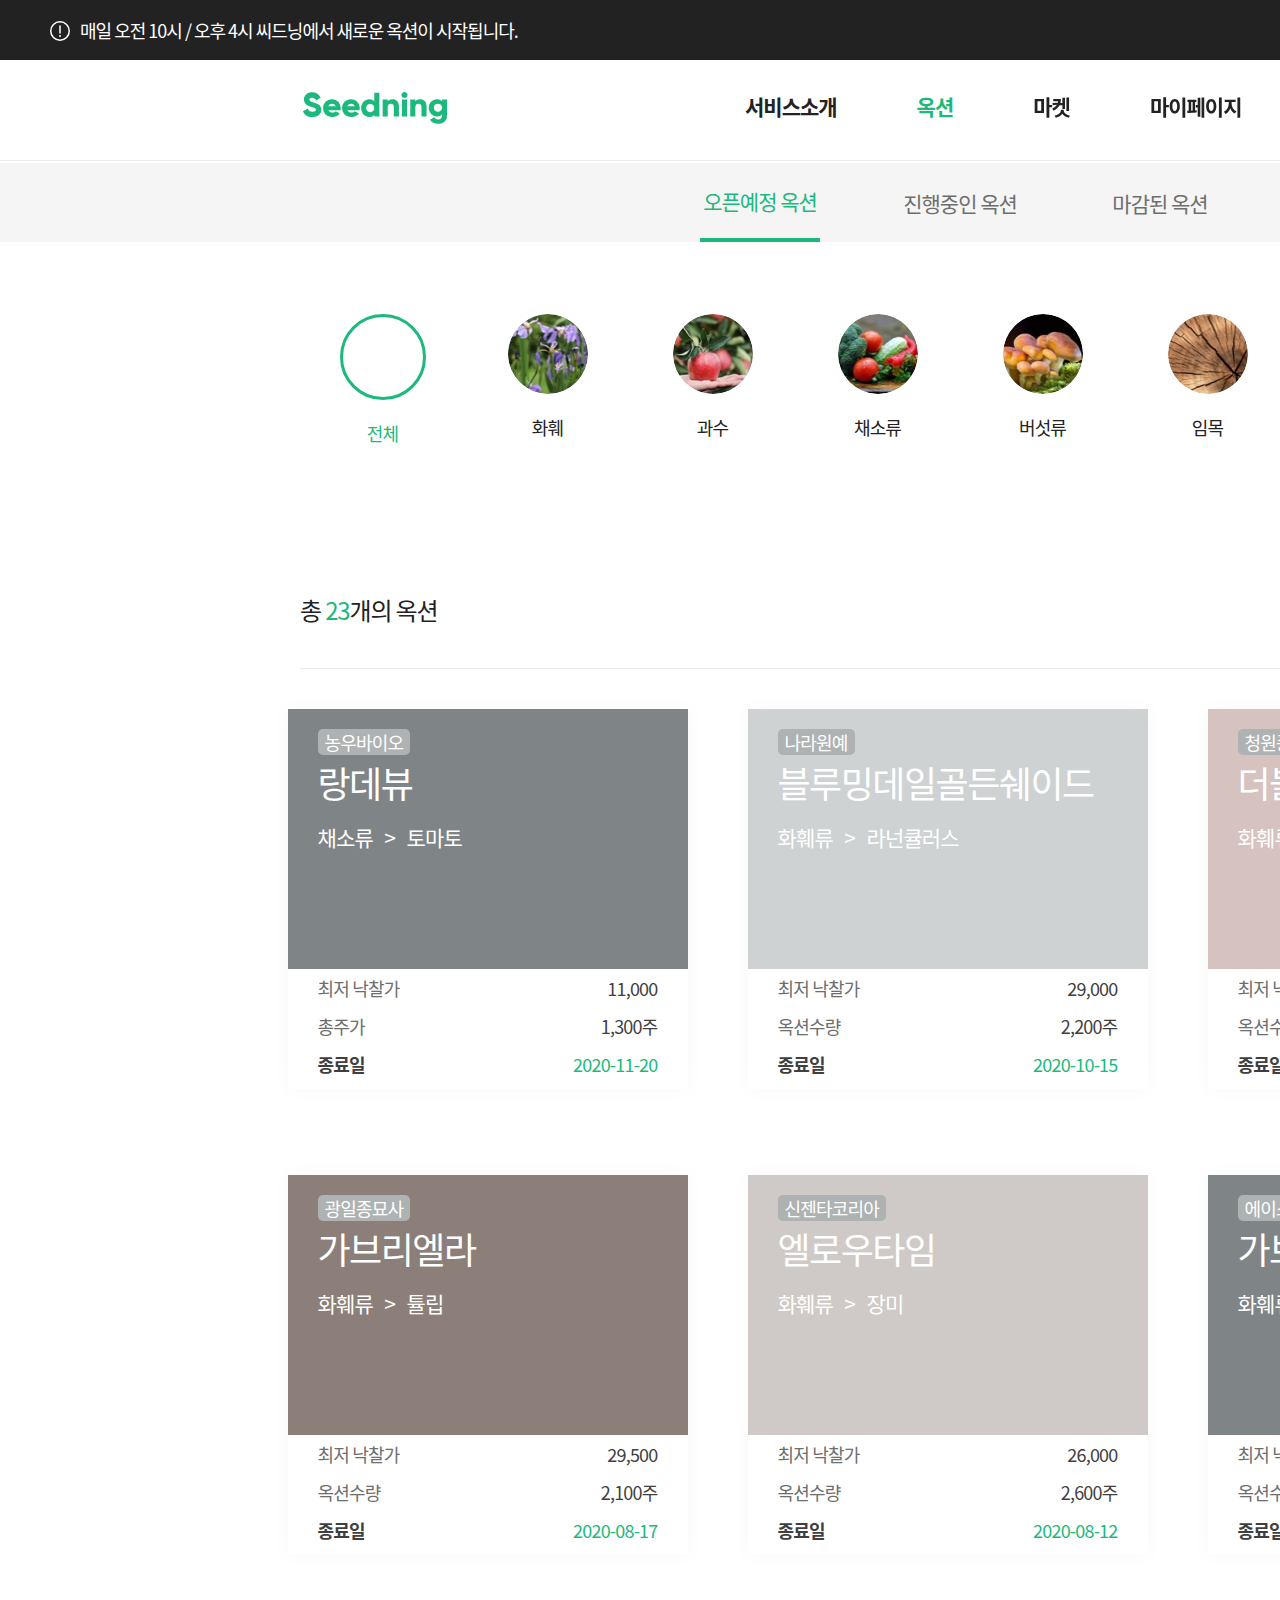
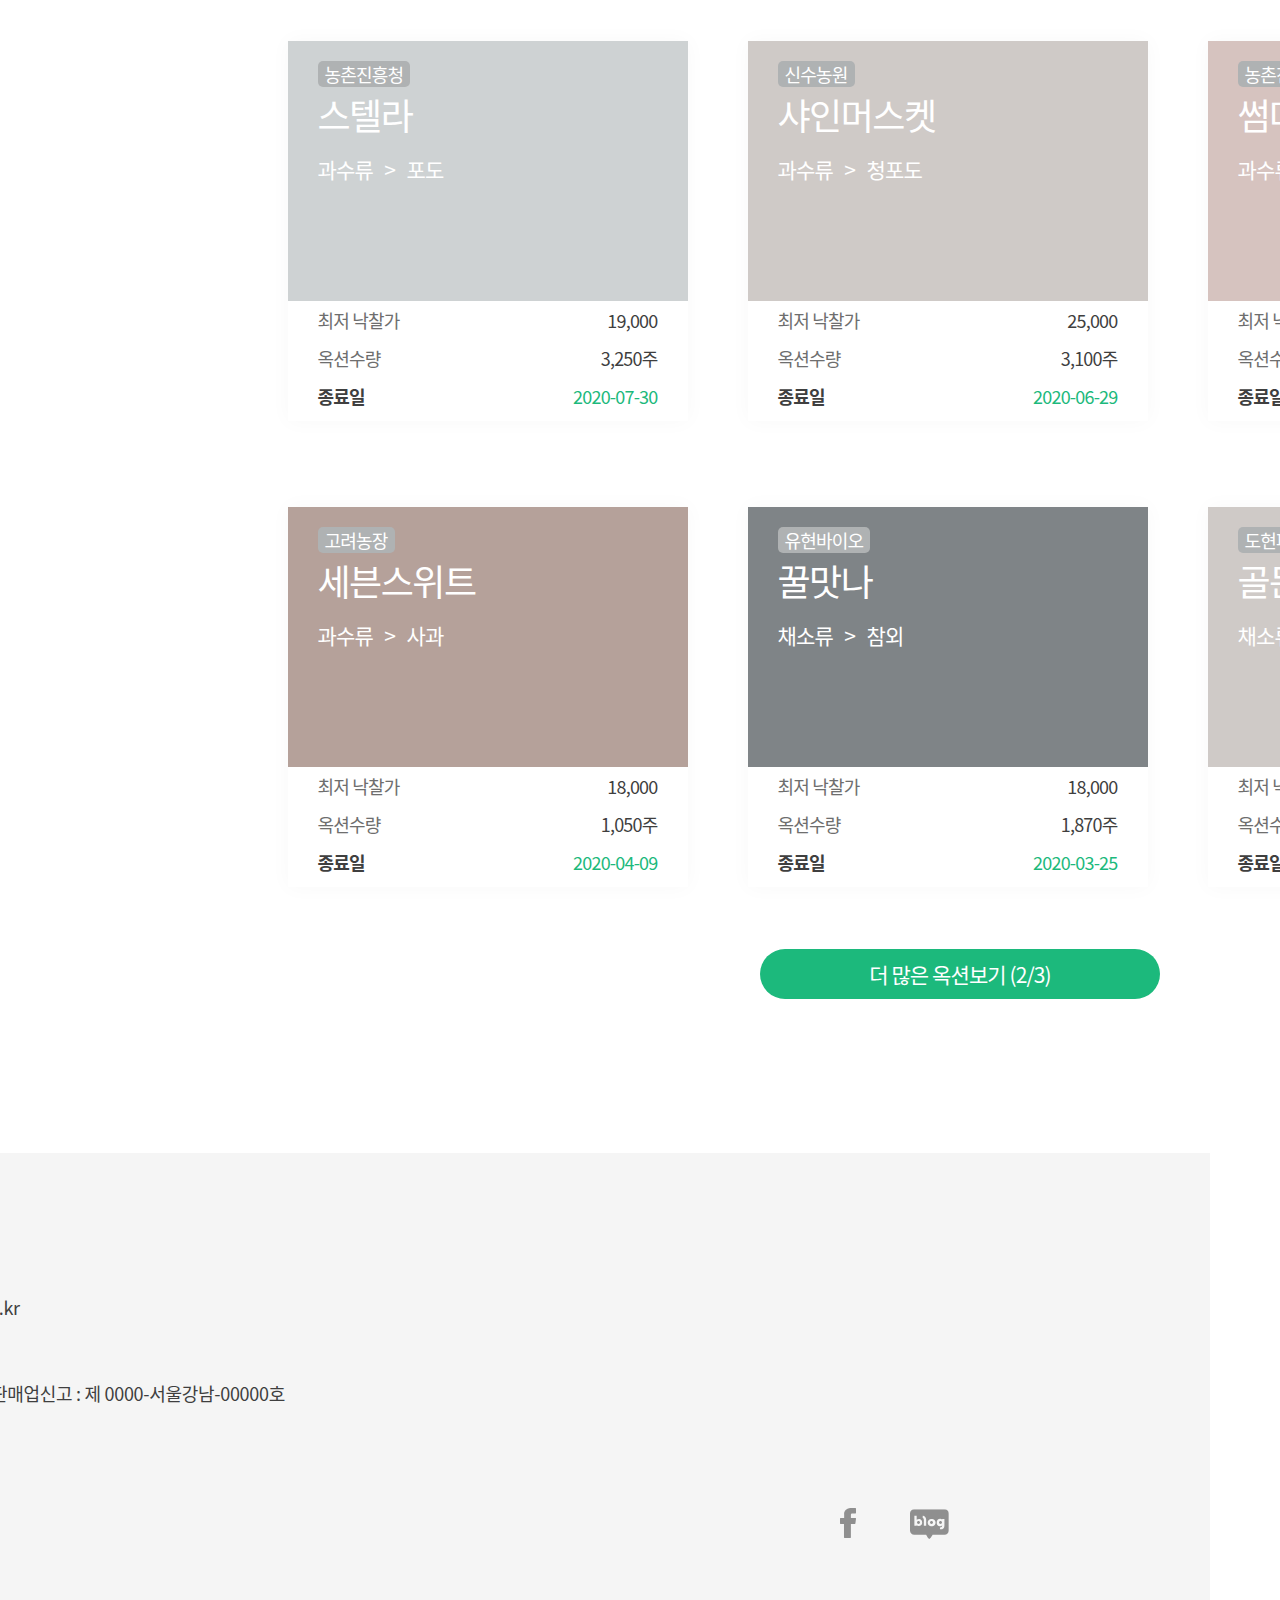
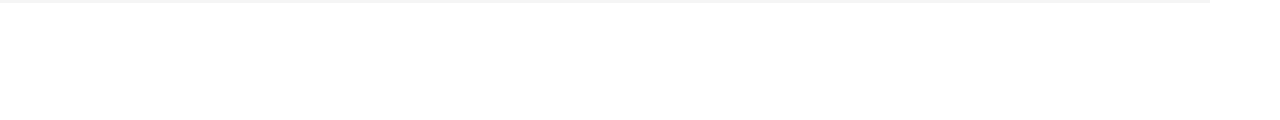
<file: auction_early.html>
<!doctype html>
<html>
<head>
<meta charset="utf-8">
<title>AUCTION</title>
<link rel = "stylesheet" type = "text/css" href="auction_early.css"/>
<script src="seeding.js"></script>
</head>

<body>
	<div id = "notificationdiv">
		<div id = "announcediv">
			<div id = "announceimg"><img src = "image/accounceicon.svg"></div>
			<div id = "announcelabel">매일 오전 10시 / 오후 4시 씨드닝에서 새로운 옥션이 시작됩니다.</div>
		</div>

		<div id = "detaildiv">
			<div id = "detaillabel">자세히 알아보기</div>
			<div id = "detailimg"><img src = "image/nexticon_small.svg"></div>
		</div>
	</div> <!--end notificationdiv-->

	<div id = "toptapdiv">
		<div id = "logodiv">
			<div id = "logoimg"><a href = "index.html"><img src = "image/logo.svg"></a></div>
		</div> <!--end logodiv-->

		<div id = "tapdiv">
			<ul id = "mainmenu">
					<li onMouseOver="height('260px')" onMouseOut="height('100px')"><a href = "#">서비스소개</a>
						<ul style = "left: -53px;">
							<li><a href = "#">시드닝이란</a></li>
						</ul>
					</li>

					<li onMouseOver="height('260px')" onMouseOut="height('100px')"><a href = "auction_ing.html" style = "color:#1cb97c;">옥션</a>
						<ul  style = "left: -80px;">
							<li><a href = "auction_early.html">예정된옥션</a></li>
							<li><a href = "auction_ing.html">진행중인옥션</a></li>
							<li><a href = "auction_end.html">마감된옥션</a></li>
						</ul>
					</li>
					<li onMouseOver="height('260px')" onMouseOut="height('100px')"><a href = "market_home.html">마켓</a>
						<ul style = "left: -80px;">
							<li><a href = "#">추천</a></li>
							<li><a href = "#">판매가</a></li>
							<li><a href = "#">최근 조회</a></li>
							<li><a href = "#">관심</a></li>
						</ul>
					</li>
					<li onMouseOver="height('260px')" onMouseOut="height('100px')"><a href = "mypage.html">마이페이지</a>
						<ul style = "left: -50px;">
							<li><a href = "">마이포켓</a></li>
							<li><a href = "myasset.html">마이에셋</a></li>
							<li><a href = "mypage.html">회원정보</a></li>
						</ul>
					</li>
				</ul>
		</div> <!--end tapdiv-->

		<div id = "memberdiv">
			<div id = "logindiv"><button id = "login" onclick = "location.href = 'login.html'">로그인</button></div>
			<div id = "joindiv"><button id = "join">회원가입</button></div>
		</div> <!--end logindiv-->
	</div> <!--end toptapdiv-->

	<div id = "maindiv">
		<div id = "auctiontapdiv">
			<div id = "actiontap">
				<div class = "tapclickdiv" style = "margin-left: 0px;"><div class = "tapclicklabel" id = "clicked" onClick="location.href = 'auction_early.html'">오픈예정 옥션</div></div>
				<div class = "tapclickdiv"><div class = "tapclicklabel" onClick="location.href = 'auction_ing.html'">진행중인 옥션</div></div>
				<div class = "tapclickdiv"><div class = "tapclicklabel" onClick="location.href = 'auction_end.html'">마감된 옥션</div></div>
			</div>
		</div> <!--end auctiontapdiv-->

		<div id = "kinddiv">
			<div class = "kind">
				<div class = "kindimg" style = "border: solid 3px #1cb97c;"></div>
				<div class = "kindname" style = "color: #1cb97c;">전체</div>
			</div>

			<div class = "kind">
				<div class = "kindimg" style = "background-image: url('image/flower.jpg')"></div>
				<div class = "kindname">화훼</div>
			</div>

			<div class = "kind">
				<div class = "kindimg" style = "background-image: url('image/fruit.jpg')"></div>
				<div class = "kindname">과수</div>
			</div>

			<div class = "kind">
				<div class = "kindimg" style = "background-image: url('image/vegetable.jpg')"></div>
				<div class = "kindname">채소류</div>
			</div>

			<div class = "kind">
				<div class = "kindimg" style = "background-image: url('image/mushroom.jpg')"></div>
				<div class = "kindname">버섯류</div>
			</div>

			<div class = "kind">
				<div class = "kindimg" style = "background-image: url('image/forest.jpg')"></div>
				<div class = "kindname">임목</div>
			</div>

			<div class = "kind">
				<div class = "kindimg" style = "background-image: url('image/grass.jpg')"></div>
				<div class = "kindname">목초식물</div>
			</div>

			<div class = "kind">
				<img src = "image/nexticon.svg" style = "margin-top: 25px;">
			</div>
		</div> <!--end kinddiv-->

		<div id = "searchboxdiv">
			<div id = "totalauction">총 <font id = "auctionnum">23</font>개의 옥션</div>
			<div id = "searchdiv">
				<img src = "image/searchicon_black.svg" style = "position: relative; top:5px;">
				<select name = "sigugun" class = "select_font">
					<option value = "">마감순</option>
				</select>
			</div>
		</div> <!--end searchboxdiv-->

		<div id = "seedbox">
			<div class = "line" style = "margin-top: 0px;">
				<div class = "auctiondiv" onClick="location.href = 'auction_detail_early.html'">
					<div class = "auctionimagediv" id = "endhover1" style = "background-color: #7f8487;" onMouseOver="onmouse('c1','p1','ca1')" onMouseOut="outmouse('c1','p1','ca1')">
							<label class = "companydiv" id = "c1">농우바이오</label>
							<div class = "plantnamediv" id = "p1">랑데뷰</div>
							<div class = "categorydiv" id = "ca1">채소류 &nbsp; &gt &nbsp; 토마토</div>
						</div>

					<div class = "pricediv">
						<div class = "pricelinediv">
							<div class = "price_left"><div class = "leftlabel">최저 낙찰가</div></div>
							<div class = "price_right"><div class = "rightlabel">11,000</div></div>
						</div>

						<div class = "pricelinediv">
							<div class = "price_left"><div class = "leftlabel">총주가</div></div>
							<div class = "price_right"><div class = "rightlabel">1,300주</div></div>
						</div>

						<div class = "pricelinediv">
							<div class = "price_left"><div class = "end_left">종료일</div></div>
							<div class = "price_right"><div class = "end_right">2020-11-20</div></div>
						</div>
					</div>
				</div> <!--end auctiondiv-->

				<div class = "auctiondiv" onClick="location.href = 'auction_detail_early.html'">
					<div class = "auctionimagediv" id = "endhover2" style = "background-color: #ced2d3;" onMouseOver="onmouse('c2','p2','ca2')" onMouseOut="outmouse('c2','p2','ca2')">
							<label class = "companydiv" id = "c2">나라원예</label>
							<div class = "plantnamediv" id = "p2">블루밍데일골든쉐이드</div>
							<div class = "categorydiv" id = "ca2">화훼류 &nbsp; &gt &nbsp; 라넌큘러스</div>
						</div>

					<div class = "pricediv">
						<div class = "pricelinediv">
							<div class = "price_left"><div class = "leftlabel">최저 낙찰가</div></div>
							<div class = "price_right"><div class = "rightlabel">29,000</div></div>
						</div>

						<div class = "pricelinediv">
							<div class = "price_left"><div class = "leftlabel">옥션수량</div></div>
							<div class = "price_right"><div class = "rightlabel">2,200주</div></div>
						</div>

						<div class = "pricelinediv">
							<div class = "price_left"><div class = "end_left">종료일</div></div>
							<div class = "price_right"><div class = "end_right">2020-10-15</div></div>
						</div>
					</div>
				</div> <!--end auctiondiv-->

				<div class = "auctiondiv" style = "margin-right: 0px;" onClick="location.href = 'auction_detail_early.html'">
					<div class = "auctionimagediv" id = "endhover3" style = "background-color: #d6c3bf;" onMouseOver="onmouse('c3','p3','ca3')" onMouseOut="outmouse('c3','p3','ca3')">
							<label class = "companydiv" id = "c3">청원종묘</label>
							<div class = "plantnamediv" id = "p3">더블스카렛트</div>
							<div class = "categorydiv" id = "ca3">화훼류 &nbsp; &gt &nbsp; 채송화</div>
						</div>

					<div class = "pricediv">
						<div class = "pricelinediv">
							<div class = "price_left"><div class = "leftlabel">최저 낙찰가</div></div>
							<div class = "price_right"><div class = "rightlabel">25,500</div></div>
						</div>

						<div class = "pricelinediv">
							<div class = "price_left"><div class = "leftlabel">옥션수량</div></div>
							<div class = "price_right"><div class = "rightlabel">2,800주</div></div>
						</div>

						<div class = "pricelinediv">
							<div class = "price_left"><div class = "end_left">종료일</div></div>
							<div class = "price_right"><div class = "end_right">2020-09-21</div></div>
						</div>
					</div>
				</div> <!--end auctiondiv-->
			</div>

			<div class = "line">
				<div class = "auctiondiv" onClick="location.href = 'auction_detail_early.html'">
					<div class = "auctionimagediv" id = "endhover4" style = "background-color: #8c7f79;" onMouseOver="onmouse('c4','p4','ca4')" onMouseOut="outmouse('c4','p4','ca4')">
							<label class = "companydiv" id = "c4">광일종묘사</label>
							<div class = "plantnamediv" id = "p4">가브리엘라</div>
							<div class = "categorydiv" id = "ca4">화훼류 &nbsp; &gt &nbsp; 튤립</div>
						</div>

					<div class = "pricediv">
						<div class = "pricelinediv">
							<div class = "price_left"><div class = "leftlabel">최저 낙찰가</div></div>
							<div class = "price_right"><div class = "rightlabel">29,500</div></div>
						</div>

						<div class = "pricelinediv">
							<div class = "price_left"><div class = "leftlabel">옥션수량</div></div>
							<div class = "price_right"><div class = "rightlabel">2,100주</div></div>
						</div>

						<div class = "pricelinediv">
							<div class = "price_left"><div class = "end_left">종료일</div></div>
							<div class = "price_right"><div class = "end_right">2020-08-17</div></div>
						</div>
					</div>
				</div> <!--end auctiondiv-->

				<div class = "auctiondiv" onClick="location.href = 'auction_detail_early.html'">
					<div class = "auctionimagediv" id = "endhover5" style = "background-color: #cfcac7;" onMouseOver="onmouse('c5','p5','ca5')" onMouseOut="outmouse('c5','p5','ca5')">
							<label class = "companydiv" id = "c5">신젠타코리아</label>
							<div class = "plantnamediv" id = "p5">엘로우타임</div>
							<div class = "categorydiv" id = "ca5">화훼류 &nbsp; &gt &nbsp; 장미</div>
						</div>

					<div class = "pricediv">
						<div class = "pricelinediv">
							<div class = "price_left"><div class = "leftlabel">최저 낙찰가</div></div>
							<div class = "price_right"><div class = "rightlabel">26,000</div></div>
						</div>

						<div class = "pricelinediv">
							<div class = "price_left"><div class = "leftlabel">옥션수량</div></div>
							<div class = "price_right"><div class = "rightlabel">2,600주</div></div>
						</div>

						<div class = "pricelinediv">
							<div class = "price_left"><div class = "end_left">종료일</div></div>
							<div class = "price_right"><div class = "end_right">2020-08-12</div></div>
						</div>
					</div>
				</div> <!--end auctiondiv-->

				<div class = "auctiondiv" style = "margin-right: 0px;" onClick="location.href = 'auction_detail_early.html'">
					<div class = "auctionimagediv" id = "endhover6" style = "background-color: #7f8487;" onMouseOver="onmouse('c6','p6','ca6')" onMouseOut="outmouse('c6','p6','ca6')">
							<label class = "companydiv" id = "c6">에이스화훼통상</label>
							<div class = "plantnamediv" id = "p6">가브리엘스하트</div>
							<div class = "categorydiv" id = "ca6">화훼류 &nbsp; &gt &nbsp; 장미</div>
						</div>

					<div class = "pricediv">
						<div class = "pricelinediv">
							<div class = "price_left"><div class = "leftlabel">최저 낙찰가</div></div>
							<div class = "price_right"><div class = "rightlabel">27,500</div></div>
						</div>

						<div class = "pricelinediv">
							<div class = "price_left"><div class = "leftlabel">옥션수량</div></div>
							<div class = "price_right"><div class = "rightlabel">3,500주</div></div>
						</div>

						<div class = "pricelinediv">
							<div class = "price_left"><div class = "end_left">종료일</div></div>
							<div class = "price_right"><div class = "end_right">2020-07-30</div></div>
						</div>
					</div>
				</div> <!--end auctiondiv-->
			</div>

			<div class = "line">
				<div class = "auctiondiv" onClick="location.href = 'auction_detail_early.html'">
					<div class = "auctionimagediv" id = "endhover7" style = "background-color: #ced2d3;" onMouseOver="onmouse('c7','p7','ca7')" onMouseOut="outmouse('c7','p7','ca7')">
							<label class = "companydiv" id = "c7">농촌진흥청</label>
							<div class = "plantnamediv" id = "p7">스텔라</div>
							<div class = "categorydiv" id = "ca7">과수류 &nbsp; &gt &nbsp; 포도</div>
						</div>

					<div class = "pricediv">
						<div class = "pricelinediv">
							<div class = "price_left"><div class = "leftlabel">최저 낙찰가</div></div>
							<div class = "price_right"><div class = "rightlabel">19,000</div></div>
						</div>

						<div class = "pricelinediv">
							<div class = "price_left"><div class = "leftlabel">옥션수량</div></div>
							<div class = "price_right"><div class = "rightlabel">3,250주</div></div>
						</div>

						<div class = "pricelinediv">
							<div class = "price_left"><div class = "end_left">종료일</div></div>
							<div class = "price_right"><div class = "end_right">2020-07-30</div></div>
						</div>
					</div>
				</div> <!--end auctiondiv-->

				<div class = "auctiondiv" onClick="location.href = 'auction_detail_early.html'">
					<div class = "auctionimagediv" id = "endhover8" style = "background-color: #cfcac7;" onMouseOver="onmouse('c8','p8','ca8')" onMouseOut="outmouse('c8','p8','ca8')">
							<label class = "companydiv" id = "c8">신수농원</label>
							<div class = "plantnamediv" id = "p8">샤인머스켓</div>
							<div class = "categorydiv" id = "ca8">과수류 &nbsp; &gt &nbsp; 청포도</div>
						</div>

					<div class = "pricediv">
						<div class = "pricelinediv">
							<div class = "price_left"><div class = "leftlabel">최저 낙찰가</div></div>
							<div class = "price_right"><div class = "rightlabel">25,000</div></div>
						</div>

						<div class = "pricelinediv">
							<div class = "price_left"><div class = "leftlabel">옥션수량</div></div>
							<div class = "price_right"><div class = "rightlabel">3,100주</div></div>
						</div>

						<div class = "pricelinediv">
							<div class = "price_left"><div class = "end_left">종료일</div></div>
							<div class = "price_right"><div class = "end_right">2020-06-29</div></div>
						</div>
					</div>
				</div> <!--end auctiondiv-->

				<div class = "auctiondiv" style = "margin-right: 0px;" onClick="location.href = 'auction_detail_early.html'">
					<div class = "auctionimagediv" id = "endhover9" style = "background-color: #d6c3bf;" onMouseOver="onmouse('c9','p9','ca9')" onMouseOut="outmouse('c9','p9','ca9')">
							<label class = "companydiv" id = "c9">농촌진흥원</label>
							<div class = "plantnamediv" id = "p9">썸머스타</div>
							<div class = "categorydiv" id = "ca9">과수류 &nbsp; &gt &nbsp; 자두</div>
						</div>

					<div class = "pricediv">
						<div class = "pricelinediv">
							<div class = "price_left"><div class = "leftlabel">최저 낙찰가</div></div>
							<div class = "price_right"><div class = "rightlabel">14,500</div></div>
						</div>

						<div class = "pricelinediv">
							<div class = "price_left"><div class = "leftlabel">옥션수량</div></div>
							<div class = "price_right"><div class = "rightlabel">1,100주</div></div>
						</div>

						<div class = "pricelinediv">
							<div class = "price_left"><div class = "end_left">종료일</div></div>
							<div class = "price_right"><div class = "end_right">2020-05-31</div></div>
						</div>
					</div>
				</div> <!--end auctiondiv-->
			</div>

			<div class = "line">
				<div class = "auctiondiv" onClick="location.href = 'auction_detail_early.html'">
					<div class = "auctionimagediv" id = "endhover10" style = "background-color: #b5a19a;" onMouseOver="onmouse('c10','p10','ca10')" onMouseOut="outmouse('c10','p10','ca10')">
							<label class = "companydiv" id = "c10">고려농장</label>
							<div class = "plantnamediv" id = "p10">세븐스위트</div>
							<div class = "categorydiv" id = "ca10">과수류 &nbsp; &gt &nbsp; 사과</div>
						</div>

					<div class = "pricediv">
						<div class = "pricelinediv">
							<div class = "price_left"><div class = "leftlabel">최저 낙찰가</div></div>
							<div class = "price_right"><div class = "rightlabel">18,000</div></div>
						</div>

						<div class = "pricelinediv">
							<div class = "price_left"><div class = "leftlabel">옥션수량</div></div>
							<div class = "price_right"><div class = "rightlabel">1,050주</div></div>
						</div>

						<div class = "pricelinediv">
							<div class = "price_left"><div class = "end_left">종료일</div></div>
							<div class = "price_right"><div class = "end_right">2020-04-09</div></div>
						</div>
					</div>
				</div> <!--end auctiondiv-->

				<div class = "auctiondiv" onClick="location.href = 'auction_detail_early.html'">
					<div class = "auctionimagediv" id = "endhover11" style = "background-color: #7f8487;" onMouseOver="onmouse('c11','p11','ca11')" onMouseOut="outmouse('c11','p11','ca11')">
							<label class = "companydiv" id = "c11">유현바이오</label>
							<div class = "plantnamediv" id = "p11">꿀맛나</div>
							<div class = "categorydiv" id = "ca11">채소류 &nbsp; &gt &nbsp; 참외</div>
						</div>

					<div class = "pricediv">
						<div class = "pricelinediv">
							<div class = "price_left"><div class = "leftlabel">최저 낙찰가</div></div>
							<div class = "price_right"><div class = "rightlabel">18,000</div></div>
						</div>

						<div class = "pricelinediv">
							<div class = "price_left"><div class = "leftlabel">옥션수량</div></div>
							<div class = "price_right"><div class = "rightlabel">1,870주</div></div>
						</div>

						<div class = "pricelinediv">
							<div class = "price_left"><div class = "end_left">종료일</div></div>
							<div class = "price_right"><div class = "end_right">2020-03-25</div></div>
						</div>
					</div>
				</div> <!--end auctiondiv-->

				<div class = "auctiondiv" style = "margin-right: 0px;" onClick="location.href = 'auction_detail_early.html'">
					<div class = "auctionimagediv" id = "endhover12" style = "background-color: #cfcac7;" onMouseOver="onmouse('c12','p12','ca12')" onMouseOut="outmouse('c12','p12','ca12')">
							<label class = "companydiv" id = "c12">도현파머셜</label>
							<div class = "plantnamediv" id = "p12">골든설빙꿀</div>
							<div class = "categorydiv" id = "ca12">채소류 &nbsp; &gt &nbsp; 멜론</div>
						</div>

					<div class = "pricediv">
						<div class = "pricelinediv">
							<div class = "price_left"><div class = "leftlabel">최저 낙찰가</div></div>
							<div class = "price_right"><div class = "rightlabel">20,500</div></div>
						</div>

						<div class = "pricelinediv">
							<div class = "price_left"><div class = "leftlabel">옥션수량</div></div>
							<div class = "price_right"><div class = "rightlabel">1,900주</div></div>
						</div>

						<div class = "pricelinediv">
							<div class = "price_left"><div class = "end_left">종료일</div></div>
							<div class = "price_right"><div class = "end_right">2020-02-20</div></div>
						</div>
					</div>
				</div> <!--end auctiondiv-->
			</div>
		</div> <!--end seedbox-->

		<div id = "moreviewbtndiv">
			<button id = "moreviewbtn">더 많은 옥션보기 (2/3)</button>
		</div>
	</div>

	<div id = "footer">
      <img src = "image/footerlogo.svg"><br>
      <label class = "footerlabel" style = "color: #1cb97c; position: relative; top:10px;">국내 종자 시장의 미래를 위한 첫걸음, 시드닝<br></label>
      <label class = "footerlabel" style = "color: #3f3f3f; position: relative; top:40px;">시드닝 고객센터 02-0000-0000  |  admin@seedning.co.kr<br></label>
      <label class = "footerlabel" style = "color: #3f3f3f; position: relative; top:80px;">(주)시드닝<br></label>
      <label class = "footerlabel" style = "color: #3f3f3f; position: relative; top:90px;">대표자 : 이연정  |  사업자등록번호 : 000-00-00000  |  통신판매업신고 : 제 0000-서울강남-00000호<br></label>
      <label class = "footerlabel" style = "color: #3f3f3f; position: relative; top:100px;">서울특별시 강남구 테헤란로<br></label>
      <label class = "footerlabel" style = "color: #3f3f3f; position: relative; top:180px;">이용약관  |  개인정보처리방침<br></label>
      <img src = "image/footerfacebook.svg" style = "position: relative; top:155px; left: 1250px;">
      <img src = "image/footerblog.svg" style = "position: relative; top:158px; left: 1300px;">
   </div>

	<div id = "btndiv">
		<a href = "#"><button id = "up"></button></a>
		<button id = "chat"></button>
	</div>
</body>
</html>
</file>
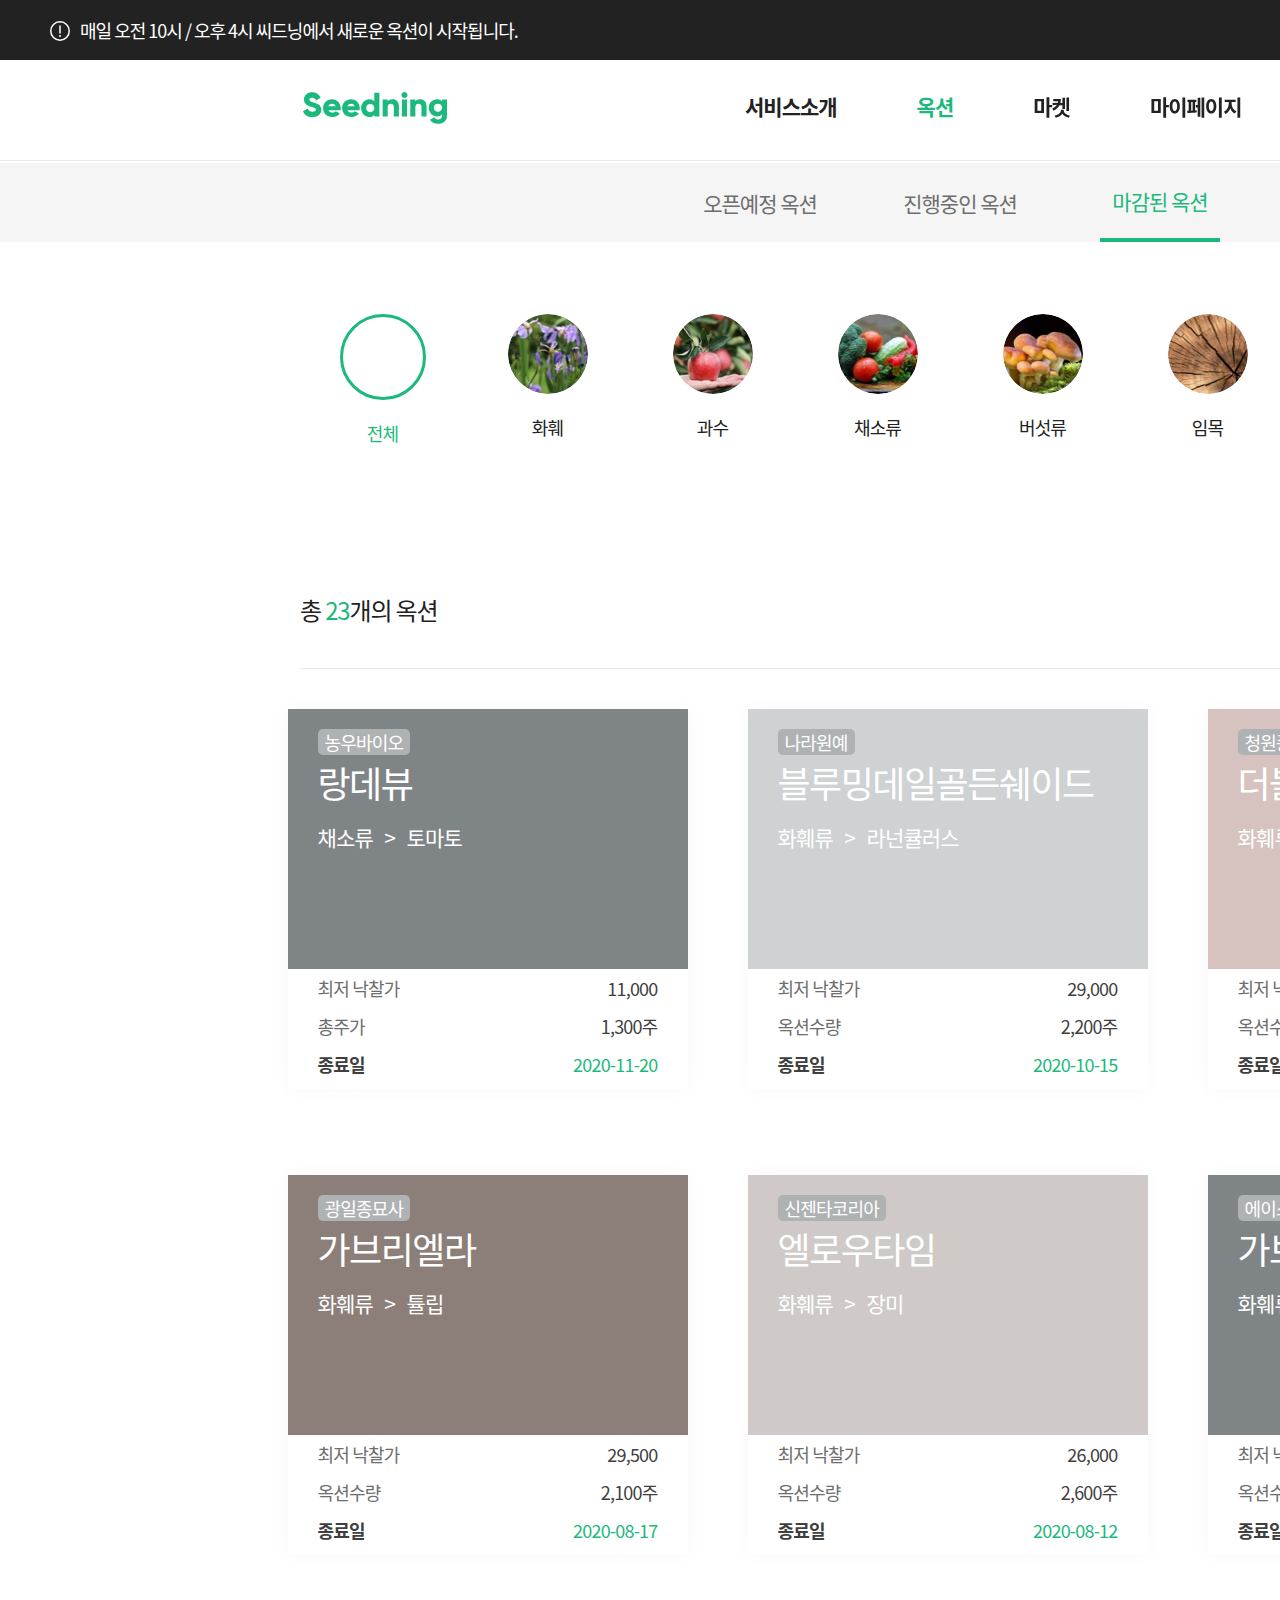
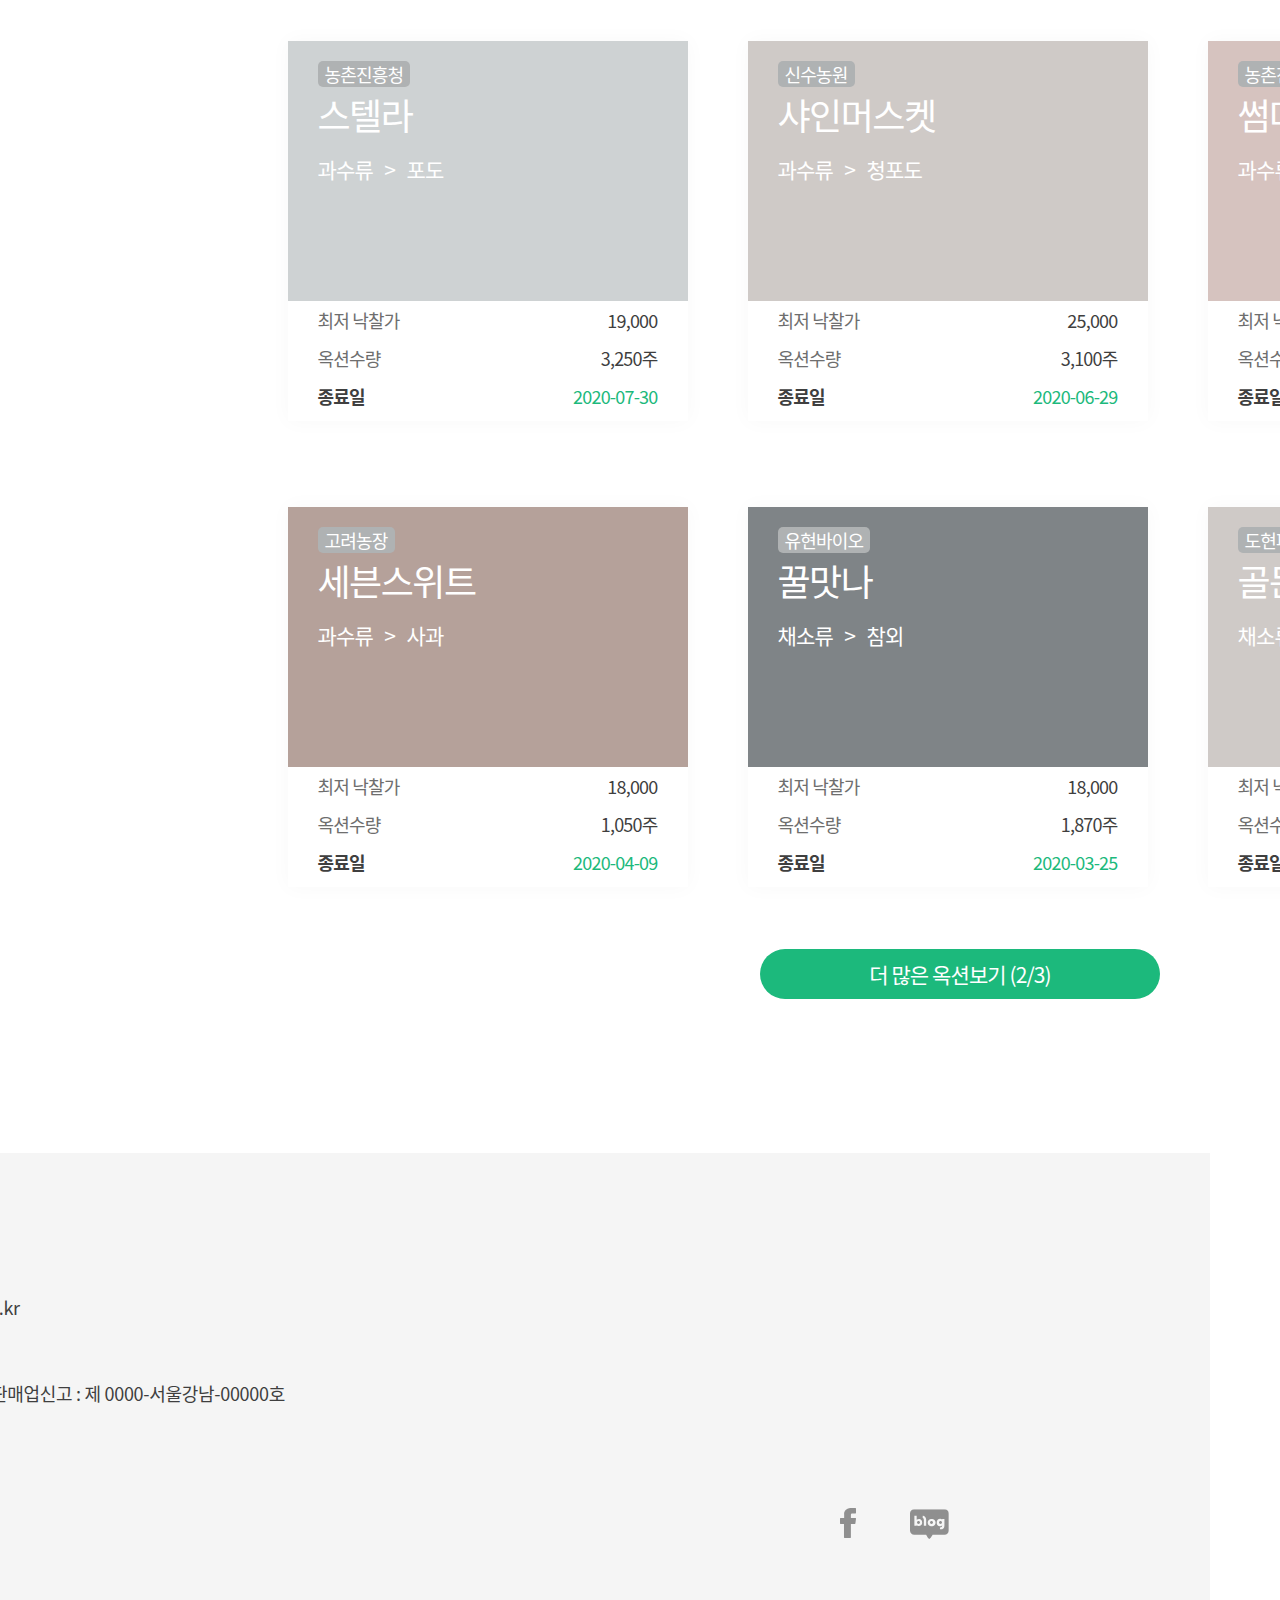
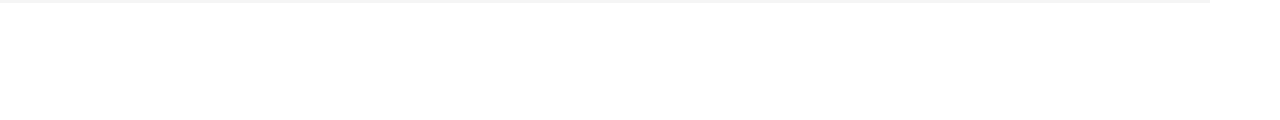
<file: auction_end.html>
<!doctype html>
<html>
<head>
<meta charset="utf-8">
<title>AUCTION</title>
<link rel = "stylesheet" type = "text/css" href="auction_end.css"/>
<script src="seeding.js"></script>
</head>

<body>
	<div id = "notificationdiv">
		<div id = "announcediv">
			<div id = "announceimg"><img src = "image/accounceicon.svg"></div>
			<div id = "announcelabel">매일 오전 10시 / 오후 4시 씨드닝에서 새로운 옥션이 시작됩니다.</div>
		</div>

		<div id = "detaildiv">
			<div id = "detaillabel">자세히 알아보기</div>
			<div id = "detailimg"><img src = "image/nexticon_small.svg"></div>
		</div>
	</div> <!--end notificationdiv-->

	<div id = "toptapdiv">
		<div id = "logodiv">
			<div id = "logoimg"><a href = "index.html"><img src = "image/logo.svg"></a></div>
		</div> <!--end logodiv-->

		<div id = "tapdiv">
			<ul id = "mainmenu">
					<li onMouseOver="height('260px')" onMouseOut="height('100px')"><a href = "#">서비스소개</a>
						<ul style = "left: -53px;">
							<li><a href = "#">시드닝이란</a></li>
						</ul>
					</li>

					<li onMouseOver="height('260px')" onMouseOut="height('100px')"><a href = "auction_ing.html" style = "color:#1cb97c;">옥션</a>
						<ul  style = "left: -80px;">
							<li><a href = "auction_early.html">예정된옥션</a></li>
							<li><a href = "auction_ing.html">진행중인옥션</a></li>
							<li><a href = "auction_end.html">마감된옥션</a></li>
						</ul>
					</li>
					<li onMouseOver="height('260px')" onMouseOut="height('100px')"><a href = "market_home.html">마켓</a>
						<ul style = "left: -80px;">
							<li><a href = "#">추천</a></li>
							<li><a href = "#">판매가</a></li>
							<li><a href = "#">최근 조회</a></li>
							<li><a href = "#">관심</a></li>
						</ul>
					</li>
					<li onMouseOver="height('260px')" onMouseOut="height('100px')"><a href = "mypage.html">마이페이지</a>
						<ul style = "left: -50px;">
							<li><a href = "#">마이포켓</a></li>
							<li><a href = "myasset.html">마이에셋</a></li>
							<li><a href = "mypage.html">회원정보</a></li>
						</ul>
					</li>
				</ul>
		</div> <!--end tapdiv-->

		<div id = "memberdiv">
			<div id = "logindiv"><button id = "login">로그인</button></div>
			<div id = "joindiv"><button id = "join">회원가입</button></div>
		</div> <!--end logindiv-->
	</div> <!--end toptapdiv-->

	<div id = "maindiv">
		<div id = "auctiontapdiv">
			<div id = "actiontap">
				<div class = "tapclickdiv" style = "margin-left: 0px;"><div class = "tapclicklabel"   onClick="location.href = 'auction_early.html'">오픈예정 옥션</div></div>
				<div class = "tapclickdiv"><div class = "tapclicklabel" onClick="location.href = 'auction_ing.html'">진행중인 옥션</div></div>
				<div class = "tapclickdiv"><div class = "tapclicklabel" id = "clicked" onClick="location.href = 'auction_end.html'">마감된 옥션</div></div>
			</div>
		</div> <!--end auctiontapdiv-->

		<div id = "kinddiv">
			<div class = "kind">
				<div class = "kindimg" style = "border: solid 3px #1cb97c; "></div>
				<div class = "kindname" style = "color: #1cb97c;">전체</div>
			</div>

			<div class = "kind">
				<div class = "kindimg" style = "background-image: url('image/flower.jpg')"></div>
				<div class = "kindname">화훼</div>
			</div>

			<div class = "kind">
				<div class = "kindimg" style = "background-image: url('image/fruit.jpg')"></div>
				<div class = "kindname">과수</div>
			</div>

			<div class = "kind">
				<div class = "kindimg" style = "background-image: url('image/vegetable.jpg')"></div>
				<div class = "kindname">채소류</div>
			</div>

			<div class = "kind">
				<div class = "kindimg" style = "background-image: url('image/mushroom.jpg')"></div>
				<div class = "kindname">버섯류</div>
			</div>

			<div class = "kind">
				<div class = "kindimg" style = "background-image: url('image/forest.jpg')"></div>
				<div class = "kindname">임목</div>
			</div>

			<div class = "kind">
				<div class = "kindimg" style = "background-image: url('image/grass.jpg')"></div>
				<div class = "kindname">목초식물</div>
			</div>

			<div class = "kind">
				<img src = "image/nexticon.svg" style = "margin-top: 25px;">
			</div>
		</div> <!--end kinddiv-->

		<div id = "searchboxdiv">
			<div id = "totalauction">총 <font id = "auctionnum">23</font>개의 옥션</div>
			<div id = "searchdiv">
				<img src = "image/searchicon_black.svg" style = "position: relative; top:5px;">
				<select name = "sigugun" class = "select_font">
					<option value = "" >마감순</option>
				</select>
			</div>
		</div> <!--end searchboxdiv-->

		<div id = "seedbox">
			<div class = "line" style = "margin-top: 0px;">
				<div class = "auctiondiv" onClick="location.href = 'auction_detail_end.html'">
					<div class = "auctionimagediv" id = "endhover1" style = "background-color: #7f8487;" onMouseOver="onmouse('c1','p1','ca1')" onMouseOut="outmouse('c1','p1','ca1')">
							<label class = "companydiv" id = "c1">농우바이오</label>
							<div class = "plantnamediv" id = "p1">랑데뷰</div>
							<div class = "categorydiv" id = "ca1">채소류 &nbsp; &gt &nbsp; 토마토</div>
						</div>

					<div class = "pricediv">
						<div class = "pricelinediv">
							<div class = "price_left"><div class = "leftlabel">최저 낙찰가</div></div>
							<div class = "price_right"><div class = "rightlabel">11,000</div></div>
						</div>

						<div class = "pricelinediv">
							<div class = "price_left"><div class = "leftlabel">총주가</div></div>
							<div class = "price_right"><div class = "rightlabel">1,300주</div></div>
						</div>

						<div class = "pricelinediv">
							<div class = "price_left"><div class = "end_left">종료일</div></div>
							<div class = "price_right"><div class = "end_right">2020-11-20</div></div>
						</div>
					</div>
				</div> <!--end auctiondiv-->

				<div class = "auctiondiv"  onClick="location.href = 'auction_detail_end.html'">
					<div class = "auctionimagediv" id = "endhover2" style = "background-color: #ced2d3;" onMouseOver="onmouse('c2','p2','ca2')" onMouseOut="outmouse('c2','p2','ca2')">
							<label class = "companydiv" id = "c2">나라원예</label>
							<div class = "plantnamediv" id = "p2">블루밍데일골든쉐이드</div>
							<div class = "categorydiv" id = "ca2">화훼류 &nbsp; &gt &nbsp; 라넌큘러스</div>
						</div>

					<div class = "pricediv">
						<div class = "pricelinediv">
							<div class = "price_left"><div class = "leftlabel">최저 낙찰가</div></div>
							<div class = "price_right"><div class = "rightlabel">29,000</div></div>
						</div>

						<div class = "pricelinediv">
							<div class = "price_left"><div class = "leftlabel">옥션수량</div></div>
							<div class = "price_right"><div class = "rightlabel">2,200주</div></div>
						</div>

						<div class = "pricelinediv">
							<div class = "price_left"><div class = "end_left">종료일</div></div>
							<div class = "price_right"><div class = "end_right">2020-10-15</div></div>
						</div>
					</div>
				</div> <!--end auctiondiv-->

				<div class = "auctiondiv" style = "margin-right: 0px;"  onClick="location.href = 'auction_detail_end.html'">
					<div class = "auctionimagediv" id = "endhover3" style = "background-color: #d6c3bf;" onMouseOver="onmouse('c3','p3','ca3')" onMouseOut="outmouse('c3','p3','ca3')">
							<label class = "companydiv" id = "c3">청원종묘</label>
							<div class = "plantnamediv" id = "p3">더블스카렛트</div>
							<div class = "categorydiv" id = "ca3">화훼류 &nbsp; &gt &nbsp; 채송화</div>
						</div>

					<div class = "pricediv">
						<div class = "pricelinediv">
							<div class = "price_left"><div class = "leftlabel">최저 낙찰가</div></div>
							<div class = "price_right"><div class = "rightlabel">25,500</div></div>
						</div>

						<div class = "pricelinediv">
							<div class = "price_left"><div class = "leftlabel">옥션수량</div></div>
							<div class = "price_right"><div class = "rightlabel">2,800주</div></div>
						</div>

						<div class = "pricelinediv">
							<div class = "price_left"><div class = "end_left">종료일</div></div>
							<div class = "price_right"><div class = "end_right">2020-09-21</div></div>
						</div>
					</div>
				</div> <!--end auctiondiv-->
			</div>

			<div class = "line">
				<div class = "auctiondiv" onClick="location.href = 'auction_detail_end.html'">
					<div class = "auctionimagediv" id = "endhover4" style = "background-color: #8c7f79;" onMouseOver="onmouse('c4','p4','ca4')" onMouseOut="outmouse('c4','p4','ca4')">
							<label class = "companydiv" id = "c4">광일종묘사</label>
							<div class = "plantnamediv" id = "p4">가브리엘라</div>
							<div class = "categorydiv" id = "ca4">화훼류 &nbsp; &gt &nbsp; 튤립</div>
						</div>

					<div class = "pricediv">
						<div class = "pricelinediv">
							<div class = "price_left"><div class = "leftlabel">최저 낙찰가</div></div>
							<div class = "price_right"><div class = "rightlabel">29,500</div></div>
						</div>

						<div class = "pricelinediv">
							<div class = "price_left"><div class = "leftlabel">옥션수량</div></div>
							<div class = "price_right"><div class = "rightlabel">2,100주</div></div>
						</div>

						<div class = "pricelinediv">
							<div class = "price_left"><div class = "end_left">종료일</div></div>
							<div class = "price_right"><div class = "end_right">2020-08-17</div></div>
						</div>
					</div>
				</div> <!--end auctiondiv-->

				<div class = "auctiondiv"  onClick="location.href = 'auction_detail_end.html'">
					<div class = "auctionimagediv" id = "endhover5" style = "background-color: #cfcac7;" onMouseOver="onmouse('c5','p5','ca5')" onMouseOut="outmouse('c5','p5','ca5')">
							<label class = "companydiv" id = "c5">신젠타코리아</label>
							<div class = "plantnamediv" id = "p5">엘로우타임</div>
							<div class = "categorydiv" id = "ca5">화훼류 &nbsp; &gt &nbsp; 장미</div>
						</div>

					<div class = "pricediv">
						<div class = "pricelinediv">
							<div class = "price_left"><div class = "leftlabel">최저 낙찰가</div></div>
							<div class = "price_right"><div class = "rightlabel">26,000</div></div>
						</div>

						<div class = "pricelinediv">
							<div class = "price_left"><div class = "leftlabel">옥션수량</div></div>
							<div class = "price_right"><div class = "rightlabel">2,600주</div></div>
						</div>

						<div class = "pricelinediv">
							<div class = "price_left"><div class = "end_left">종료일</div></div>
							<div class = "price_right"><div class = "end_right">2020-08-12</div></div>
						</div>
					</div>
				</div> <!--end auctiondiv-->

				<div class = "auctiondiv" style = "margin-right: 0px;"  onClick="location.href = 'auction_detail_end.html'"">
					<div class = "auctionimagediv" id = "endhover6" style = "background-color: #7f8487;" onMouseOver="onmouse('c6','p6','ca6')" onMouseOut="outmouse('c6','p6','ca6')">
							<label class = "companydiv" id = "c6">에이스화훼통상</label>
							<div class = "plantnamediv" id = "p6">가브리엘스하트</div>
							<div class = "categorydiv" id = "ca6">화훼류 &nbsp; &gt &nbsp; 장미</div>
						</div>

					<div class = "pricediv">
						<div class = "pricelinediv">
							<div class = "price_left"><div class = "leftlabel">최저 낙찰가</div></div>
							<div class = "price_right"><div class = "rightlabel">27,500</div></div>
						</div>

						<div class = "pricelinediv">
							<div class = "price_left"><div class = "leftlabel">옥션수량</div></div>
							<div class = "price_right"><div class = "rightlabel">3,500주</div></div>
						</div>

						<div class = "pricelinediv">
							<div class = "price_left"><div class = "end_left">종료일</div></div>
							<div class = "price_right"><div class = "end_right">2020-07-30</div></div>
						</div>
					</div>
				</div> <!--end auctiondiv-->
			</div>

			<div class = "line">
				<div class = "auctiondiv"  onClick="location.href = 'auction_detail_end.html'">
					<div class = "auctionimagediv" id = "endhover7" style = "background-color: #ced2d3;" onMouseOver="onmouse('c7','p7','ca7')" onMouseOut="outmouse('c7','p7','ca7')">
							<label class = "companydiv" id = "c7">농촌진흥청</label>
							<div class = "plantnamediv" id = "p7">스텔라</div>
							<div class = "categorydiv" id = "ca7">과수류 &nbsp; &gt &nbsp; 포도</div>
						</div>

					<div class = "pricediv">
						<div class = "pricelinediv">
							<div class = "price_left"><div class = "leftlabel">최저 낙찰가</div></div>
							<div class = "price_right"><div class = "rightlabel">19,000</div></div>
						</div>

						<div class = "pricelinediv">
							<div class = "price_left"><div class = "leftlabel">옥션수량</div></div>
							<div class = "price_right"><div class = "rightlabel">3,250주</div></div>
						</div>

						<div class = "pricelinediv">
							<div class = "price_left"><div class = "end_left">종료일</div></div>
							<div class = "price_right"><div class = "end_right">2020-07-30</div></div>
						</div>
					</div>
				</div> <!--end auctiondiv-->

				<div class = "auctiondiv"  onClick="location.href = 'auction_detail_end.html'">
					<div class = "auctionimagediv" id = "endhover8" style = "background-color: #cfcac7;" onMouseOver="onmouse('c8','p8','ca8')" onMouseOut="outmouse('c8','p8','ca8')">
							<label class = "companydiv" id = "c8">신수농원</label>
							<div class = "plantnamediv" id = "p8">샤인머스켓</div>
							<div class = "categorydiv" id = "ca8">과수류 &nbsp; &gt &nbsp; 청포도</div>
						</div>

					<div class = "pricediv">
						<div class = "pricelinediv">
							<div class = "price_left"><div class = "leftlabel">최저 낙찰가</div></div>
							<div class = "price_right"><div class = "rightlabel">25,000</div></div>
						</div>

						<div class = "pricelinediv">
							<div class = "price_left"><div class = "leftlabel">옥션수량</div></div>
							<div class = "price_right"><div class = "rightlabel">3,100주</div></div>
						</div>

						<div class = "pricelinediv">
							<div class = "price_left"><div class = "end_left">종료일</div></div>
							<div class = "price_right"><div class = "end_right">2020-06-29</div></div>
						</div>
					</div>
				</div> <!--end auctiondiv-->

				<div class = "auctiondiv" style = "margin-right: 0px;"  onClick="location.href = 'auction_detail_end.html'">
					<div class = "auctionimagediv" id = "endhover9" style = "background-color: #d6c3bf;" onMouseOver="onmouse('c9','p9','ca9')" onMouseOut="outmouse('c9','p9','ca9')">
							<label class = "companydiv" id = "c9">농촌진흥원</label>
							<div class = "plantnamediv" id = "p9">썸머스타</div>
							<div class = "categorydiv" id = "ca9">과수류 &nbsp; &gt &nbsp; 자두</div>
						</div>

					<div class = "pricediv">
						<div class = "pricelinediv">
							<div class = "price_left"><div class = "leftlabel">최저 낙찰가</div></div>
							<div class = "price_right"><div class = "rightlabel">14,500</div></div>
						</div>

						<div class = "pricelinediv">
							<div class = "price_left"><div class = "leftlabel">옥션수량</div></div>
							<div class = "price_right"><div class = "rightlabel">1,100주</div></div>
						</div>

						<div class = "pricelinediv">
							<div class = "price_left"><div class = "end_left">종료일</div></div>
							<div class = "price_right"><div class = "end_right">2020-05-31</div></div>
						</div>
					</div>
				</div> <!--end auctiondiv-->
			</div>

			<div class = "line">
				<div class = "auctiondiv"  onClick="location.href = 'auction_detail_end.html'">
					<div class = "auctionimagediv" id = "endhover10" style = "background-color: #b5a19a;" onMouseOver="onmouse('c10','p10','ca10')" onMouseOut="outmouse('c10','p10','ca10')">
							<label class = "companydiv" id = "c10">고려농장</label>
							<div class = "plantnamediv" id = "p10">세븐스위트</div>
							<div class = "categorydiv" id = "ca10">과수류 &nbsp; &gt &nbsp; 사과</div>
						</div>

					<div class = "pricediv">
						<div class = "pricelinediv">
							<div class = "price_left"><div class = "leftlabel">최저 낙찰가</div></div>
							<div class = "price_right"><div class = "rightlabel">18,000</div></div>
						</div>

						<div class = "pricelinediv">
							<div class = "price_left"><div class = "leftlabel">옥션수량</div></div>
							<div class = "price_right"><div class = "rightlabel">1,050주</div></div>
						</div>

						<div class = "pricelinediv">
							<div class = "price_left"><div class = "end_left">종료일</div></div>
							<div class = "price_right"><div class = "end_right">2020-04-09</div></div>
						</div>
					</div>
				</div> <!--end auctiondiv-->

				<div class = "auctiondiv"  onClick="location.href = 'auction_detail_end.html'">
					<div class = "auctionimagediv" id = "endhover11" style = "background-color: #7f8487;" onMouseOver="onmouse('c11','p11','ca11')" onMouseOut="outmouse('c11','p11','ca11')">
							<label class = "companydiv" id = "c11">유현바이오</label>
							<div class = "plantnamediv" id = "p11">꿀맛나</div>
							<div class = "categorydiv" id = "ca11">채소류 &nbsp; &gt &nbsp; 참외</div>
						</div>

					<div class = "pricediv">
						<div class = "pricelinediv">
							<div class = "price_left"><div class = "leftlabel">최저 낙찰가</div></div>
							<div class = "price_right"><div class = "rightlabel">18,000</div></div>
						</div>

						<div class = "pricelinediv">
							<div class = "price_left"><div class = "leftlabel">옥션수량</div></div>
							<div class = "price_right"><div class = "rightlabel">1,870주</div></div>
						</div>

						<div class = "pricelinediv">
							<div class = "price_left"><div class = "end_left">종료일</div></div>
							<div class = "price_right"><div class = "end_right">2020-03-25</div></div>
						</div>
					</div>
				</div> <!--end auctiondiv-->

				<div class = "auctiondiv" style = "margin-right: 0px;"  onClick="location.href = 'auction_detail_end.html'">
					<div class = "auctionimagediv" id = "endhover12" style = "background-color: #cfcac7;" onMouseOver="onmouse('c12','p12','ca12')" onMouseOut="outmouse('c12','p12','ca12')">
							<label class = "companydiv" id = "c12">도현파머셜</label>
							<div class = "plantnamediv" id = "p12">골든설빙꿀</div>
							<div class = "categorydiv" id = "ca12">채소류 &nbsp; &gt &nbsp; 멜론</div>
						</div>

					<div class = "pricediv">
						<div class = "pricelinediv">
							<div class = "price_left"><div class = "leftlabel">최저 낙찰가</div></div>
							<div class = "price_right"><div class = "rightlabel">20,500</div></div>
						</div>

						<div class = "pricelinediv">
							<div class = "price_left"><div class = "leftlabel">옥션수량</div></div>
							<div class = "price_right"><div class = "rightlabel">1,900주</div></div>
						</div>

						<div class = "pricelinediv">
							<div class = "price_left"><div class = "end_left">종료일</div></div>
							<div class = "price_right"><div class = "end_right">2020-02-20</div></div>
						</div>
					</div>
				</div> <!--end auctiondiv-->
			</div>
		</div> <!--end seedbox-->

		<div id = "moreviewbtndiv">
			<button id = "moreviewbtn">더 많은 옥션보기 (2/3)</button>
		</div>
	</div>

	<div id = "footer">
      <img src = "image/footerlogo.svg"><br>
      <label class = "footerlabel" style = "color: #1cb97c; position: relative; top:10px;">국내 종자 시장의 미래를 위한 첫걸음, 시드닝<br></label>
      <label class = "footerlabel" style = "color: #3f3f3f; position: relative; top:40px;">시드닝 고객센터 02-0000-0000  |  admin@seedning.co.kr<br></label>
      <label class = "footerlabel" style = "color: #3f3f3f; position: relative; top:80px;">(주)시드닝<br></label>
      <label class = "footerlabel" style = "color: #3f3f3f; position: relative; top:90px;">대표자 : 이연정  |  사업자등록번호 : 000-00-00000  |  통신판매업신고 : 제 0000-서울강남-00000호<br></label>
      <label class = "footerlabel" style = "color: #3f3f3f; position: relative; top:100px;">서울특별시 강남구 테헤란로<br></label>
      <label class = "footerlabel" style = "color: #3f3f3f; position: relative; top:180px;">이용약관  |  개인정보처리방침<br></label>
      <img src = "image/footerfacebook.svg" style = "position: relative; top:155px; left: 1250px;">
      <img src = "image/footerblog.svg" style = "position: relative; top:158px; left: 1300px;">
   </div>

	<div id = "btndiv">
		<a href = "#"><button id = "up"></button></a>
		<button id = "chat"></button>
	</div>
</body>
</html>
</file>
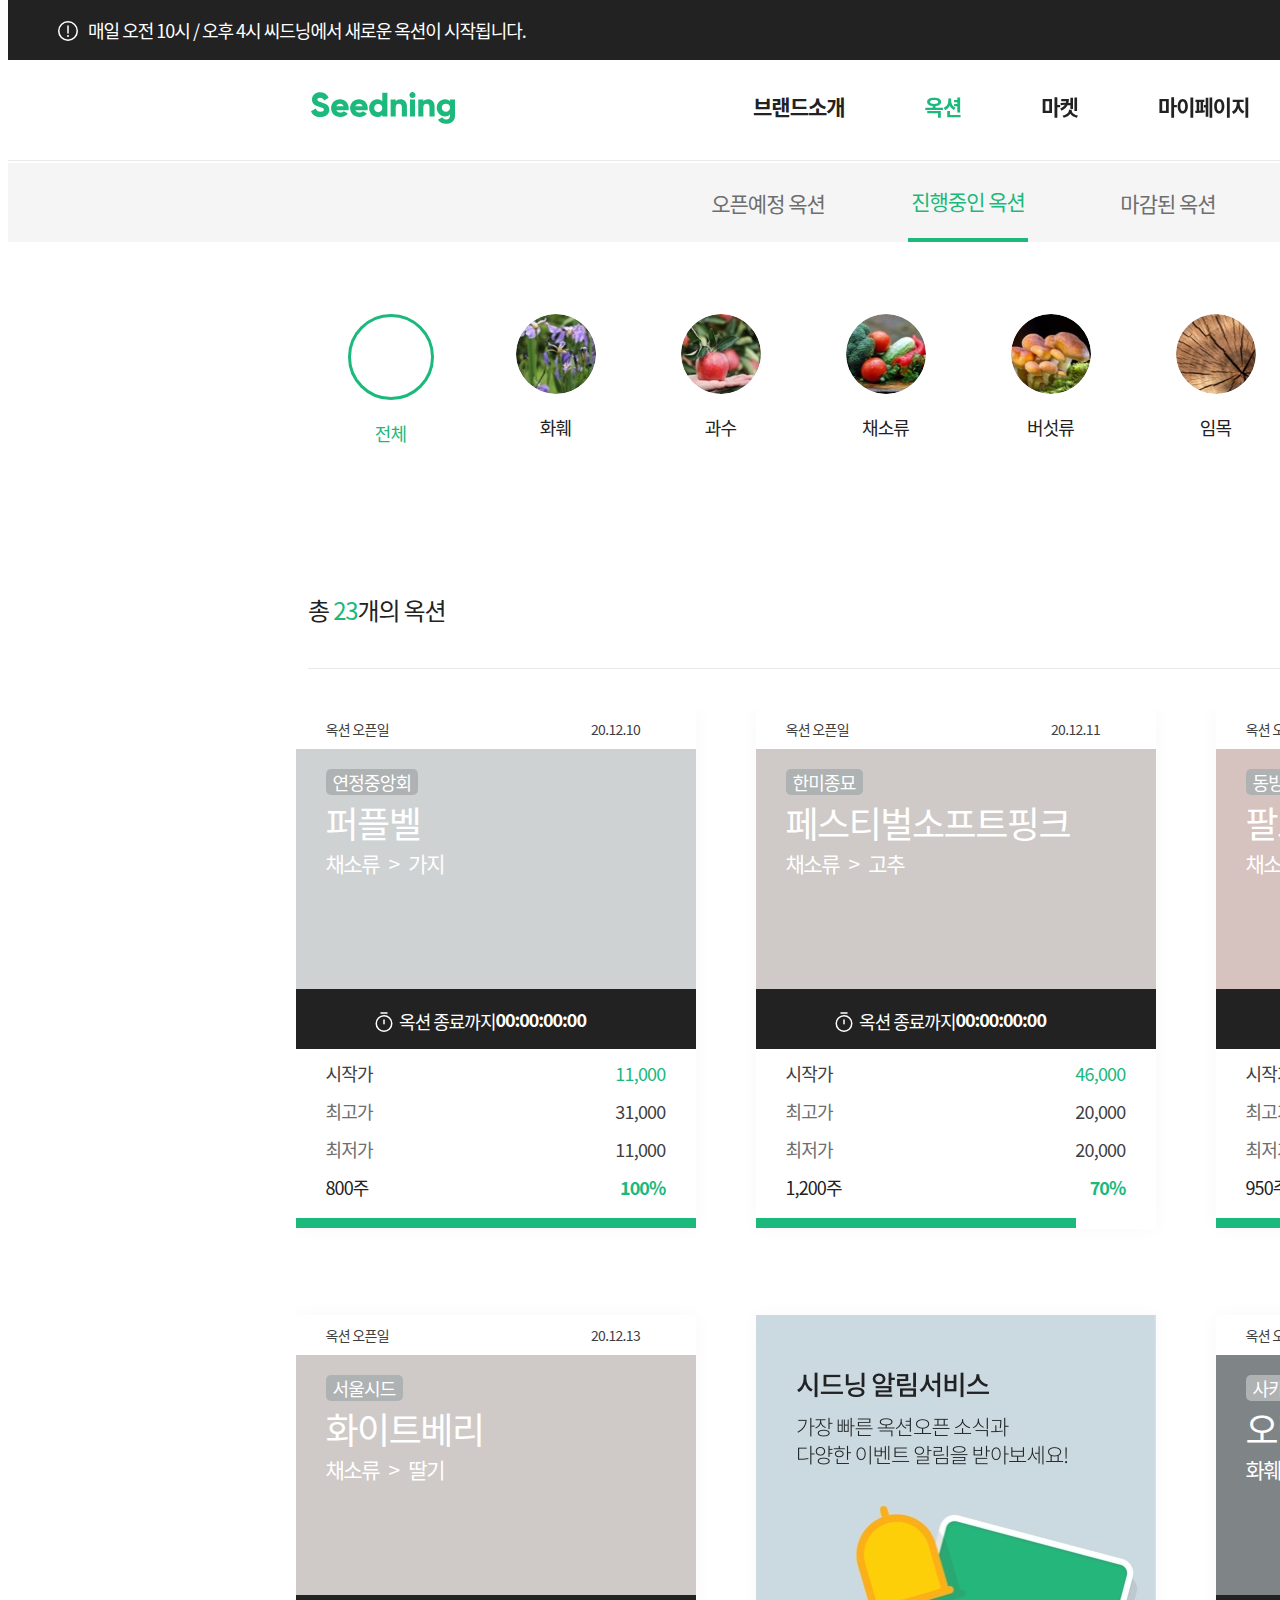
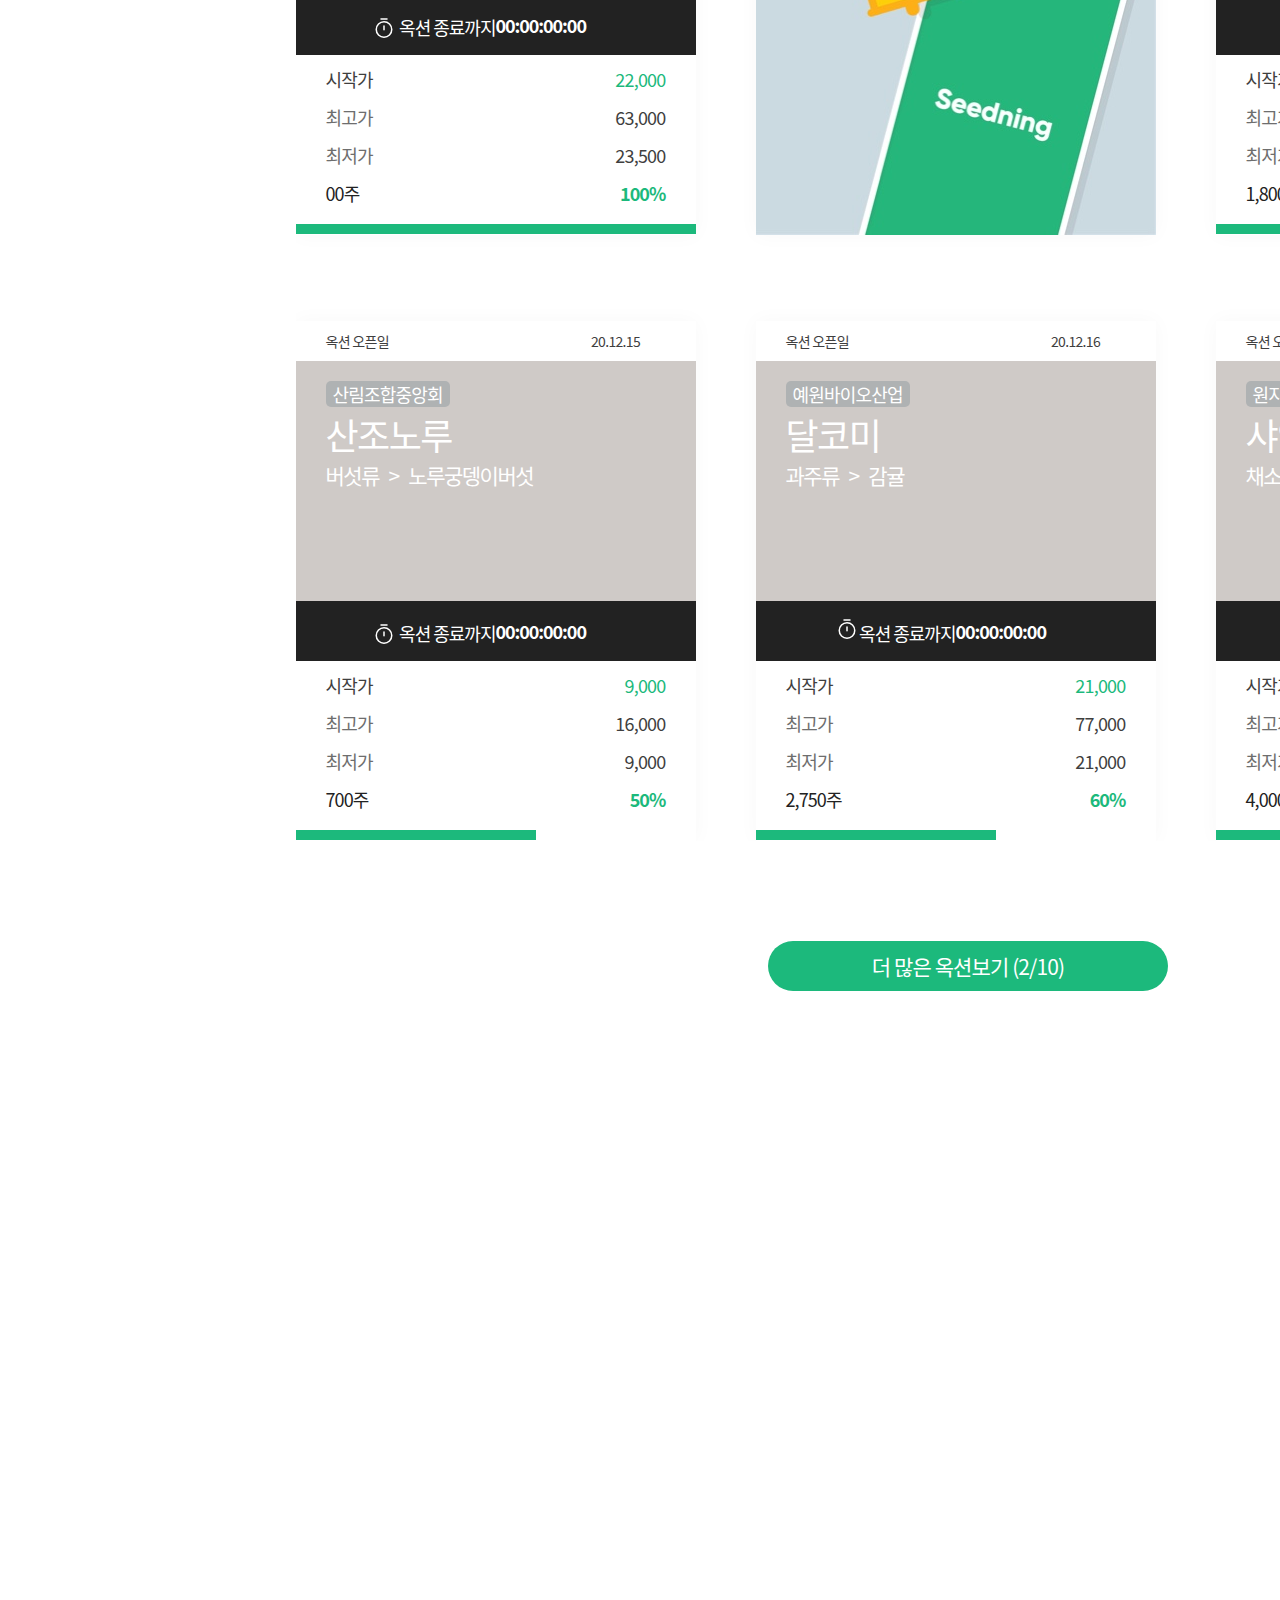
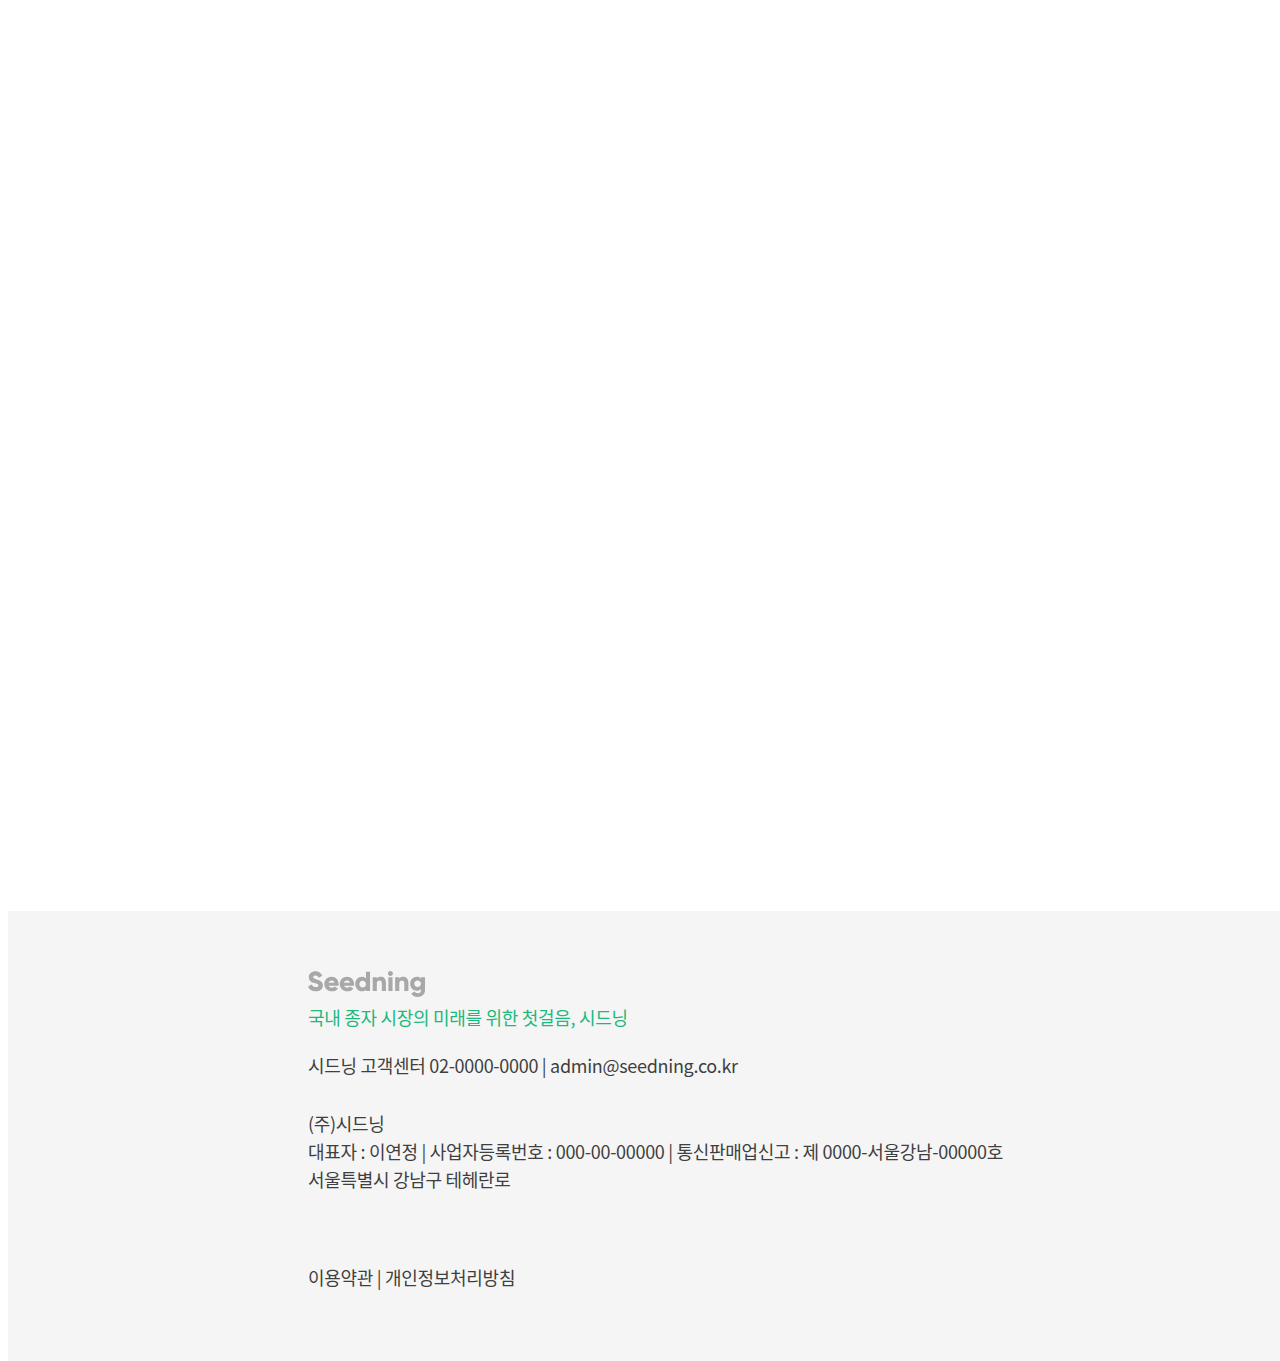
<file: auction_ing.html>
<!doctype html>
<html>
<head>
<meta charset="utf-8">
<title>AUCTION</title>
<link rel = "stylesheet" type = "text/css" href="auction_ing.css"/>
<script src="seeding.js"></script>
</head>

<body>
	<div id = "notificationdiv">
		<div id = "announcediv">
			<div id = "announceimg"><img src = "image/accounceicon.svg"></div>
			<div id = "announcelabel">매일 오전 10시 / 오후 4시 씨드닝에서 새로운 옥션이 시작됩니다.</div>
		</div>

		<div id = "detaildiv">
			<div id = "detaillabel">자세히 알아보기</div>
			<div id = "detailimg"><img src = "image/nexticon_small.svg"></div>
		</div>
	</div> <!--end notificationdiv-->

	<div id = "toptapdiv">
		<div id = "logodiv">
			<div id = "logoimg"><a href = "index.html"><img src = "image/logo.svg"></a></div>
		</div> <!--end logodiv-->

		<div id = "tapdiv">
			<ul id = "mainmenu">
					<li onMouseOver="height('260px')" onMouseOut="height('100px')"><a href = "#">브랜드소개</a>
						<ul style = "left: -53px;">
							<li><a href = "#">시드닝소개</a></li>
							<li><a href = "#">이벤트</a></li>
						</ul>
					</li>

					<li onMouseOver="height('260px')" onMouseOut="height('100px')"><a href = "auction_ing.html" style = "color:#1cb97c;">옥션</a>
						<ul  style = "left: -80px;">
							<li><a href = "auction_early.html">예정된옥션</a></li>
							<li><a href = "auction_ing.html">진행중인옥션</a></li>
							<li><a href = "auction_end.html">마감된옥션</a></li>
						</ul>
					</li>
					<li onMouseOver="height('260px')" onMouseOut="height('100px')"><a href = "market_home.html">마켓</a>
						<ul style = "left: -80px;">
							<li><a href = "#">추천</a></li>
							<li><a href = "#">판매가</a></li>
							<li><a href = "#">최근 조회</a></li>
							<li><a href = "#">관심</a></li>
						</ul>
					</li>
					<li onMouseOver="height('260px')" onMouseOut="height('100px')"><a href = "mypage.html">마이페이지</a>
						<ul style = "left: -50px;">
							<li><a href = "">마이포켓</a></li>
							<li><a href = "myasset.html">마이에셋</a></li>
							<li><a href = "mypage.html">회원정보</a></li>
						</ul>
					</li>
				</ul>
		</div> <!--end tapdiv-->

		<div id = "memberdiv">
			<div id = "logindiv"><label id = "name">김원지</label>님 &nbsp;&nbsp;&nbsp;| </div>
			<div id = "alarmdiv"><button id = "alarm"></button></div>
		</div> <!--end logindiv-->
	</div> <!--end toptapdiv-->

	<div id = "maindiv">
			<div id = "auctiontapdiv">
				<div id = "actiontap">
					<div class = "tapclickdiv" style = "margin-left: 0px;"><div class = "tapclicklabel" onClick="location.href = 'auction_early.html'">오픈예정 옥션</div></div>
					<div class = "tapclickdiv"><div class = "tapclicklabel" id = "clicked" onClick="location.href = 'auction_ing.html'">진행중인 옥션</div></div>
					<div class = "tapclickdiv"><div class = "tapclicklabel" onClick="location.href = 'auction_end.html'">마감된 옥션</div></div>
				</div>
			</div> <!--end auctiontapdiv-->

			<div id = "kinddiv">
				<div class = "kind">
					<div class = "kindimg" style = "border: solid 3px #1cb97c; "></div>
					<div class = "kindname" style = "color: #1cb97c;">전체</div>
				</div>

				<div class = "kind">
					<div class = "kindimg" style = "background-image: url('image/flower.jpg')"></div>
					<div class = "kindname">화훼</div>
				</div>

				<div class = "kind">
					<div class = "kindimg" style = "background-image: url('image/fruit.jpg')"></div>
					<div class = "kindname">과수</div>
				</div>

				<div class = "kind">
					<div class = "kindimg" style = "background-image: url('image/vegetable.jpg')"></div>
					<div class = "kindname">채소류</div>
				</div>

				<div class = "kind">
					<div class = "kindimg" style = "background-image: url('image/mushroom.jpg')"></div>
					<div class = "kindname">버섯류</div>
				</div>

				<div class = "kind">
					<div class = "kindimg" style = "background-image: url('image/forest.jpg')"></div>
					<div class = "kindname">임목</div>
				</div>

				<div class = "kind">
					<div class = "kindimg" style = "background-image: url('image/grass.jpg')"></div>
					<div class = "kindname">목초식물</div>
				</div>

				<div class = "kind">
					<img src = "image/nexticon.svg" style = "margin-top: 25px;">
				</div>
			</div> <!--end kinddiv-->

			<div id = "searchboxdiv">
				<div id = "totalauction">총 <font id = "auctionnum">23</font>개의 옥션</div>
				<div id = "searchdiv">
					<img src = "image/searchicon_black.svg" style = "position: relative; top:5px;">
					<select name = "sigugun" class = "select_font">
						<option value = "" >마감순</option>
					</select>
				</div>
			</div> <!--end searchboxdiv-->

			<div id = "seedbox">
				<div class = "line" style = "margin-top: 0px;">
					<div class = "auctiondiv" style = "margin-top: 0px;" onClick="location.href = 'auction_detail_ing.html'">
					  <div class = "auctiontitlediv"><div class = "auctiontitle">옥션 오픈일</div></div>
						<div class = "auctiontitledatediv"><div class = "auctiontitledate">20.12.10</div></div>

						<div class = "auctionimagediv" id = "inghover1" style = "background-color: #ced2d3;" onMouseOver="onmouse('c1','p1','ca1')" onMouseOut="outmouse('c1','p1','ca1')">
							<label class = "companydiv" id = "c1">연정중앙회</label>
							<div class = "plantnamediv" id = "p1">퍼플벨</div>
							<div class = "category" id = "ca1">채소류 &nbsp; &gt &nbsp; 가지</div>
						</div>

						<div class = "endtimediv">
							<div class = "endtimetitle"><img src = "image/auction_endtimer.svg" style = "position: relative; top:5px; right: 3px;">옥션 종료까지</div>
							<div class = "endtimer">00:00:00:00</div>
						</div>

						<div class = "pricediv">
							<div class = "pricelinediv">
								<div class = "price_left"><div class = "startlabel">시작가</div></div>
								<div class = "price_right"><div class = "startpricelabel">11,000</div></div>
							</div>

							<div class = "pricelinediv">
								<div class = "price_left"><div class = "toplowlabel">최고가</div></div>
								<div class = "price_right"><div class = "toplowpricelabel">31,000</div></div>
							</div>

							<div class = "pricelinediv">
								<div class = "price_left"><div class = "toplowlabel">최저가</div></div>
								<div class = "price_right"><div class = "toplowpricelabel">11,000</div></div>
							</div>
						</div>

						<div class = "weekdiv">
							<div class = "week_left"><div class = "weeklabel">800주</div></div>
							<div class = "week_right"><div class = "percentlabel">100%</div></div>
						</div>

						<div class = "progressbardiv"><div class = "progressbar" style = "width: 100%"></div></div>
					</div> <!--end auctiondiv-->

					<div class = "auctiondiv" style = "margin-top: 0px;">
						<div class = "auctiontitlediv"><div class = "auctiontitle">옥션 오픈일</div></div>
						<div class = "auctiontitledatediv"><div class = "auctiontitledate">20.12.11</div></div>

						<div class = "auctionimagediv" id = "inghover2" style = "background-color: #cfcac7;" onMouseOver="onmouse('c2','p2','ca2')" onMouseOut="outmouse('c2','p2','ca2')">
							<label class = "companydiv" id = "c2">한미종묘</label>
							<div class = "plantnamediv" id = "p2">페스티벌소프트핑크</div>
							<div class = "category" id = "ca2">채소류 &nbsp; &gt &nbsp; 고추</div>
						</div>

						<div class = "endtimediv">
							<div class = "endtimetitle"><img src = "image/auction_endtimer.svg" style = "position: relative; top:5px; right: 3px;">옥션 종료까지</div>
							<div class = "endtimer">00:00:00:00</div>
						</div>

						<div class = "pricediv">
							<div class = "pricelinediv">
								<div class = "price_left"><div class = "startlabel">시작가</div></div>
								<div class = "price_right"><div class = "startpricelabel">46,000</div></div>
							</div>

							<div class = "pricelinediv">
								<div class = "price_left"><div class = "toplowlabel">최고가</div></div>
								<div class = "price_right"><div class = "toplowpricelabel">20,000</div></div>
							</div>

							<div class = "pricelinediv">
								<div class = "price_left"><div class = "toplowlabel">최저가</div></div>
								<div class = "price_right"><div class = "toplowpricelabel">20,000</div></div>
							</div>
						</div>

						<div class = "weekdiv">
							<div class = "week_left"><div class = "weeklabel">1,200주</div></div>
							<div class = "week_right"><div class = "percentlabel">70%</div></div>
						</div>

						<div class = "progressbardiv"><div class = "progressbar" style = "widows: 70%;"></div></div>
					</div> <!--end auctiondiv-->

					<div class = "auctiondiv" style = "margin-right: 0px; margin-top: 0px;">
						<div class = "auctiontitlediv"><div class = "auctiontitle">옥션 오픈일</div></div>
						<div class = "auctiontitledatediv"><div class = "auctiontitledate">20.12.12</div></div>

						<div class = "auctionimagediv" id = "inghover3" style = "background-color: #d6c3bf;" onMouseOver="onmouse('c3','p3','ca3')" onMouseOut="outmouse('c3','p3','ca3')">
							<label class = "companydiv" id = "c3">동방종묘</label>
							<div class = "plantnamediv" id = "p3">팔도사나이</div>
							<div class = "category" id = "ca3">채소류 &nbsp; &gt &nbsp; 고추</div>
						</div>

						<div class = "endtimediv">
							<div class = "endtimetitle"><img src = "image/auction_endtimer.svg" style = "position: relative; top:5px; right: 3px;">옥션 종료까지</div>
							<div class = "endtimer">00:00:00:00</div>
						</div>

						<div class = "pricediv">
							<div class = "pricelinediv">
								<div class = "price_left"><div class = "startlabel">시작가</div></div>
								<div class = "price_right"><div class = "startpricelabel">7,000</div></div>
							</div>

							<div class = "pricelinediv">
								<div class = "price_left"><div class = "toplowlabel">최고가</div></div>
								<div class = "price_right"><div class = "toplowpricelabel">21,000</div></div>
							</div>

							<div class = "pricelinediv">
								<div class = "price_left"><div class = "toplowlabel">최저가</div></div>
								<div class = "price_right"><div class = "toplowpricelabel">7,000</div></div>
							</div>
						</div>

						<div class = "weekdiv">
							<div class = "week_left"><div class = "weeklabel">950주</div></div>
							<div class = "week_right"><div class = "percentlabel">90%</div></div>
						</div>

						<div class = "progressbardiv"><div class = "progressbar" style = "width:90%;"></div></div>
					</div> <!--end auctiondiv-->
				</div>

				<div class = "line">
				  <div class = "auctiondiv">
					<div class = "auctiontitlediv">
						<div class = "auctiontitle">옥션 오픈일</div></div>
						<div class = "auctiontitledatediv"><div class = "auctiontitledate">20.12.13</div></div>

						<div class = "auctionimagediv" id = "inghover4" style = "background-color: #cfcac7;" onMouseOver="onmouse('c4','p4','ca4')" onMouseOut="outmouse('c4','p4','ca4')" onClick = "location.href = 'auction_detail_ing.html'">
							<label class = "companydiv" id = "c4">서울시드</label>
							<div class = "plantnamediv" id = "p4">화이트베리</div>
							<div class = "category" id = "ca4">채소류 &nbsp; &gt &nbsp; 딸기</div>
						</div>

						<div class = "endtimediv">
							<div class = "endtimetitle"><img src = "image/auction_endtimer.svg" style = "position: relative; top:5px; right: 3px;">옥션 종료까지</div>
							<div class = "endtimer">00:00:00:00</div>
						</div>

						<div class = "pricediv">
							<div class = "pricelinediv">
								<div class = "price_left"><div class = "startlabel">시작가</div></div>
								<div class = "price_right"><div class = "startpricelabel">22,000</div></div>
							</div>

							<div class = "pricelinediv">
								<div class = "price_left"><div class = "toplowlabel">최고가</div></div>
								<div class = "price_right"><div class = "toplowpricelabel">63,000</div></div>
							</div>

							<div class = "pricelinediv">
								<div class = "price_left"><div class = "toplowlabel">최저가</div></div>
								<div class = "price_right"><div class = "toplowpricelabel">23,500</div></div>
							</div>
						</div>

						<div class = "weekdiv">
							<div class = "week_left"><div class = "weeklabel">00주</div></div>
							<div class = "week_right"><div class = "percentlabel">100%</div></div>
						</div>

						<div class = "progressbardiv"><div class = "progressbar" style = "width:100%;"></div></div>
					</div> <!--end auctiondiv-->

					<div class = "auctiondiv">
						<img src = "image/auction_alarm.jpg">
					</div> <!--end auctiondiv-->

					<div class = "auctiondiv" style = "margin-right: 0px;">
						<div class = "auctiontitlediv"><div class = "auctiontitle">옥션 오픈일</div></div>
						<div class = "auctiontitledatediv"><div class = "auctiontitledate">00.00.00</div></div>

						<div class = "auctionimagediv" id = "inghover5" style = "background-color: #7f8487;" onMouseOver="onmouse('c5','p5','ca5')" onMouseOut="outmouse('c5','p5','ca5')">
							<label class = "companydiv" id = "c5">사카타코리아</label>
							<div class = "plantnamediv" id = "p5">오렌지밤만다리나</div>
							<div class = "category" id = "ca5">화훼류 &nbsp; &gt &nbsp; 레몬밤</div>
						</div>

						<div class = "endtimediv">
							<div class = "endtimetitle"><img src = "image/auction_endtimer.svg" style = "position: relative; top:5px; right: 3px;">옥션 종료까지</div>
							<div class = "endtimer">00:00:00:00</div>
						</div>

						<div class = "pricediv">
							<div class = "pricelinediv">
								<div class = "price_left"><div class = "startlabel">시작가</div></div>
								<div class = "price_right"><div class = "startpricelabel">25,000</div></div>
							</div>

							<div class = "pricelinediv">
								<div class = "price_left"><div class = "toplowlabel">최고가</div></div>
								<div class = "price_right"><div class = "toplowpricelabel">54,000</div></div>
							</div>

							<div class = "pricelinediv">
								<div class = "price_left"><div class = "toplowlabel">최저가</div></div>
								<div class = "price_right"><div class = "toplowpricelabel">26,000</div></div>
							</div>
						</div>

						<div class = "weekdiv">
							<div class = "week_left"><div class = "weeklabel">1,800주</div></div>
							<div class = "week_right"><div class = "percentlabel">70%</div></div>
						</div>

						<div class = "progressbardiv"><div class = "progressbar" style = "width:70%;"></div></div>
					</div> <!--end auctiondiv-->
				</div>

				<div class = "line">
					<div class = "auctiondiv">
						<div class = "auctiontitlediv"><div class = "auctiontitle">옥션 오픈일</div></div>
						<div class = "auctiontitledatediv"><div class = "auctiontitledate">20.12.15</div></div>

						<div class = "auctionimagediv" id = "inghover6" style = "background-color: #cfcac7;" onMouseOver="onmouse('c6','p6','ca6')" onMouseOut="outmouse('c6','p6','ca6')">
							<label class = "companydiv" id = "c6">산림조합중앙회</label>
							<div class = "plantnamediv" id = "p6">산조노루</div>
							<div class = "category" id = "ca6">버섯류 &nbsp; &gt &nbsp; 노루궁뎅이버섯</div>
						</div>

						<div class = "endtimediv">
							<div class = "endtimetitle"><img src = "image/auction_endtimer.svg" style = "position: relative; top:5px; right: 3px;">옥션 종료까지</div>
							<div class = "endtimer">00:00:00:00</div>
						</div>

						<div class = "pricediv">
							<div class = "pricelinediv">
								<div class = "price_left"><div class = "startlabel">시작가</div></div>
								<div class = "price_right"><div class = "startpricelabel">9,000</div></div>
							</div>

							<div class = "pricelinediv">
								<div class = "price_left"><div class = "toplowlabel">최고가</div></div>
								<div class = "price_right"><div class = "toplowpricelabel">16,000</div></div>
							</div>

							<div class = "pricelinediv">
								<div class = "price_left"><div class = "toplowlabel">최저가</div></div>
								<div class = "price_right"><div class = "toplowpricelabel">9,000</div></div>
							</div>
						</div>

						<div class = "weekdiv">
							<div class = "week_left"><div class = "weeklabel">700주</div></div>
							<div class = "week_right"><div class = "percentlabel">50%</div></div>
						</div>

						<div class = "progressbardiv"><div class = "progressbar" style = "width:60%;"></div></div>
					</div> <!--end auctiondiv-->

					<div class = "auctiondiv">
						<div class = "auctiontitlediv"><div class = "auctiontitle">옥션 오픈일</div></div>
						<div class = "auctiontitledatediv"><div class = "auctiontitledate">20.12.16</div></div>

						<div class = "auctionimagediv" id = "inghover7" style = "background-color: #cfcac7;" onMouseOver="onmouse('c7','p7','ca7')" onMouseOut="outmouse('c7','p7','ca7')">
							<label class = "companydiv" id = "c7">예원바이오산업</label>
							<div class = "plantnamediv" id = "p7">달코미</div>
							<div class = "category" id = "ca7">과주류 &nbsp; &gt &nbsp; 감귤</div>
						</div>

						<div class = "endtimediv">
							<div class = "endtimetitle"><img src = "image/auction_endtimer.svg">옥션 종료까지</div>
							<div class = "endtimer">00:00:00:00</div>
						</div>

						<div class = "pricediv">
							<div class = "pricelinediv">
								<div class = "price_left"><div class = "startlabel">시작가</div></div>
								<div class = "price_right"><div class = "startpricelabel">21,000</div></div>
							</div>

							<div class = "pricelinediv">
								<div class = "price_left"><div class = "toplowlabel">최고가</div></div>
								<div class = "price_right"><div class = "toplowpricelabel">77,000</div></div>
							</div>

							<div class = "pricelinediv">
								<div class = "price_left"><div class = "toplowlabel">최저가</div></div>
								<div class = "price_right"><div class = "toplowpricelabel">21,000</div></div>
							</div>
						</div>

						<div class = "weekdiv">
							<div class = "week_left"><div class = "weeklabel">2,750주</div></div>
							<div class = "week_right"><div class = "percentlabel">60%</div></div>
						</div>

						<div class = "progressbardiv"><div class = "progressbar" style = "width:60%;"></div></div>
					</div> <!--end auctiondiv-->

					<div class = "auctiondiv" style = "margin-right: 0px;">
						<div class = "auctiontitlediv"><div class = "auctiontitle">옥션 오픈일</div></div>
						<div class = "auctiontitledatediv"><div class = "auctiontitledate">20.12.17</div></div>

						<div class = "auctionimagediv" id = "inghover8" style = "background-color: #cfcac7;" onMouseOver="onmouse('c8','p8','ca8')" onMouseOut="outmouse('c8','p8','ca8')">
							<label class = "companydiv" id = "c8">원지바이오</label>
							<div class = "plantnamediv" id = "p8">샤인마토</div>
							<div class = "category" id = "ca8">채소류 &nbsp; &gt &nbsp; 토마토</div>
						</div>

						<div class = "endtimediv">
							<div class = "endtimetitle"><img src = "image/auction_endtimer.svg" style = "position: relative; top:5px; right: 3px;">옥션 종료까지</div>
							<div class = "endtimer">00:00:00:00</div>
						</div>

						<div class = "pricediv">
							<div class = "pricelinediv">
								<div class = "price_left"><div class = "startlabel">시작가</div></div>
								<div class = "price_right"><div class = "startpricelabel">12,000</div></div>
							</div>

							<div class = "pricelinediv">
								<div class = "price_left"><div class = "toplowlabel">최고가</div></div>
								<div class = "price_right"><div class = "toplowpricelabel">54,000</div></div>
							</div>

							<div class = "pricelinediv">
								<div class = "price_left"><div class = "toplowlabel">최저가</div></div>
								<div class = "price_right"><div class = "toplowpricelabel">13,000</div></div>
							</div>
						</div>

						<div class = "weekdiv">
							<div class = "week_left"><div class = "weeklabel">4,000주</div></div>
							<div class = "week_right"><div class = "percentlabel">30%</div></div>
						</div>

						<div class = "progressbardiv"><div class = "progressbar" style = "width:30%;"></div></div>
					</div> <!--end auctiondiv-->
				</div> <!--end line-->
			</div><!--end seedbox-->

			<div id = "moreviewbtndiv">
				<button id = "moreviewbtn">더 많은 옥션보기 (2/10)</button>
			</div>

			<div id = "footer">
				<img src = "image/footerlogo.svg"><br>
				<label class = "footerlabel" style = "color: #1cb97c; position: relative; top:10px;">국내 종자 시장의 미래를 위한 첫걸음, 시드닝<br></label>
				<label class = "footerlabel" style = "color: #3f3f3f; position: relative; top:40px;">시드닝 고객센터 02-0000-0000  |  admin@seedning.co.kr<br></label>
				<label class = "footerlabel" style = "color: #3f3f3f; position: relative; top:80px;">(주)시드닝<br></label>
				<label class = "footerlabel" style = "color: #3f3f3f; position: relative; top:90px;">대표자 : 이연정  |  사업자등록번호 : 000-00-00000  |  통신판매업신고 : 제 0000-서울강남-00000호<br></label>
				<label class = "footerlabel" style = "color: #3f3f3f; position: relative; top:100px;">서울특별시 강남구 테헤란로<br></label>
				<label class = "footerlabel" style = "color: #3f3f3f; position: relative; top:180px;">이용약관  |  개인정보처리방침<br></label>
				<img src = "image/footerfacebook.svg" style = "position: relative; top:155px; left: 1250px;">
				<img src = "image/footerblog.svg" style = "position: relative; top:158px; left: 1300px;">
			</div>

			<div id = "btndiv">
				<a href = "#"><button id = "up"></button></a>
				<button id = "chat"></button>
			</div>
	</div>
</body>
</html>
</file>
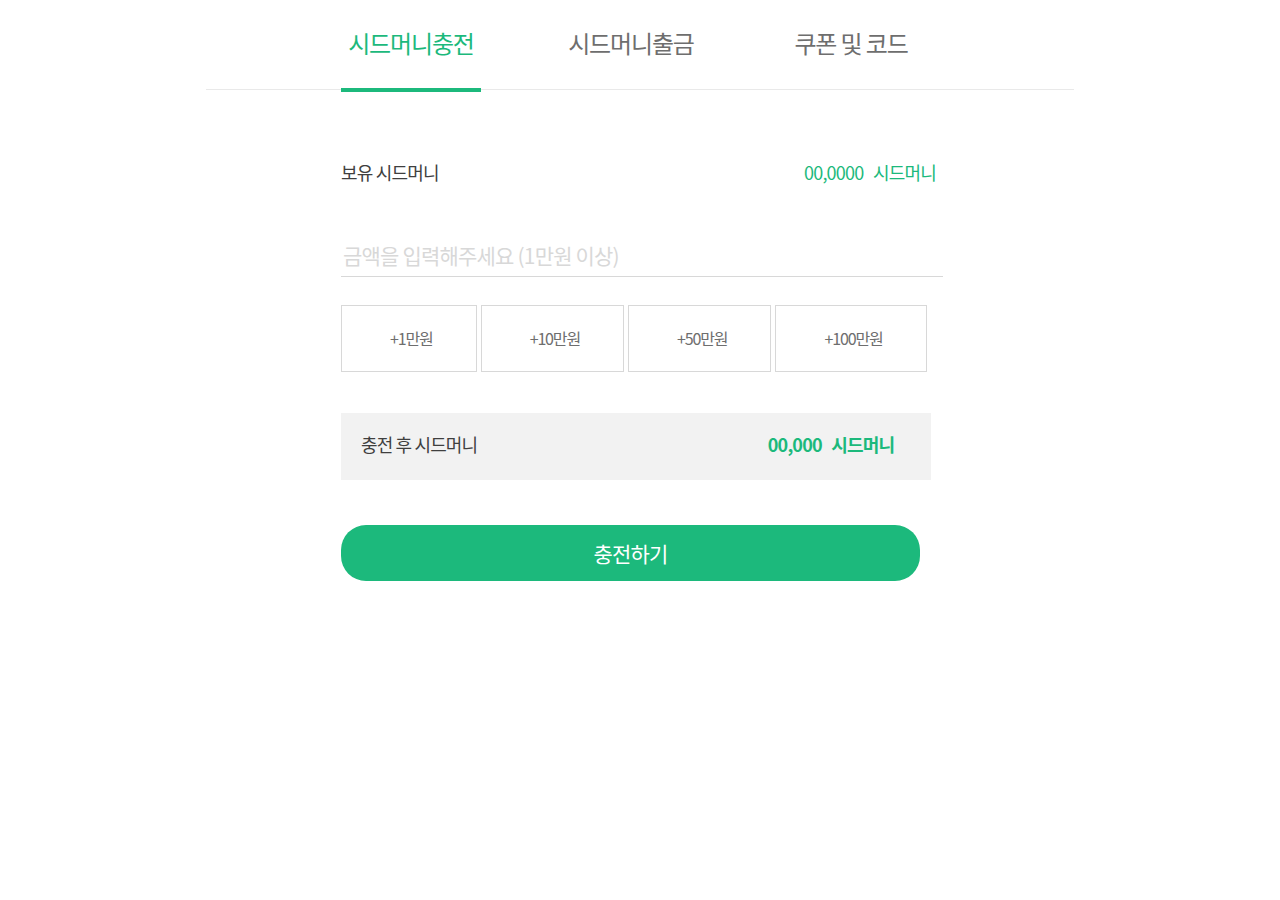
<file: chargepopup.html>
<!doctype html>
<html>
<head>
<meta charset="utf-8">
<link rel = "stylesheet" type = "text/css" href="chargepopup.css"/>
<script src="chargepopup.js"></script>
</head>

<body>
	<div id = "toptapdiv">
		<div id = "toptap">
			<input type = "radio" name = "tap" id = "charge" class = "tap" checked><label for = "charge" onClick="tap_click('couponboxdiv','withdrawboxdiv','chargeboxdiv')">시드머니충전</label>
			<input type = "radio" name = "tap" id = "withdraw" class = "tap"><label for = "withdraw" onClick="tap_click('chargeboxdiv','couponboxdiv','withdrawboxdiv')">시드머니출금</label>
			<input type = "radio" name = "tap" id = "coupon" class = "tap"><label for = "coupon" onClick="tap_click('chargeboxdiv','withdrawboxdiv','couponboxdiv')" style = "margin-right: 0px;">쿠폰 및 코드</label>
		</div>
	</div> <!--end toptapdiv-->

	<div id = "chargeboxdiv">
		<div id = "seedmoneydiv">
			<div id = "haveseedmoney">보유 시드머니</div>
			<div id = "seedmoney"><label>00,0000</label>&nbsp;&nbsp;&nbsp;시드머니</div>
		</div>

		<div id = "moneyinputdiv">
			<input type = "text" id = "moneyinput" placeholder="금액을 입력해주세요 (1만원 이상)">
		</div>

		<div id = "moneybtndiv">
			<input type = "radio" name = "money" id = "1" class = "money"><label for = "1">+1만원</label>
			<input type = "radio" name = "money" id = "10" class = "money"><label for = "10">+10만원</label>
			<input type = "radio" name = "money" id = "50" class = "money"><label for = "50">+50만원</label>
			<input type = "radio" name = "money" id = "100" class = "money"><label for = "100">+100만원</label>
		</div>

		<div id = "afterchargediv">
			<div id = "aftercharge">충전 후 시드머니</div>
			<div id = "aftermoney"><label>00,000</label>&nbsp;&nbsp;&nbsp;시드머니</div>
		</div>

		<div id = "chargebtndiv">
			<button id = "chargebtn">충전하기</button>
		</div>
	</div> <!--end chargeboxdiv-->

	<div id = "withdrawboxdiv">

	</div> <!--end withdrawboxdiv-->

	<div id = "couponboxdiv">

	</div> <!--end couponboxdiv-->
</body>
</html>
</file>
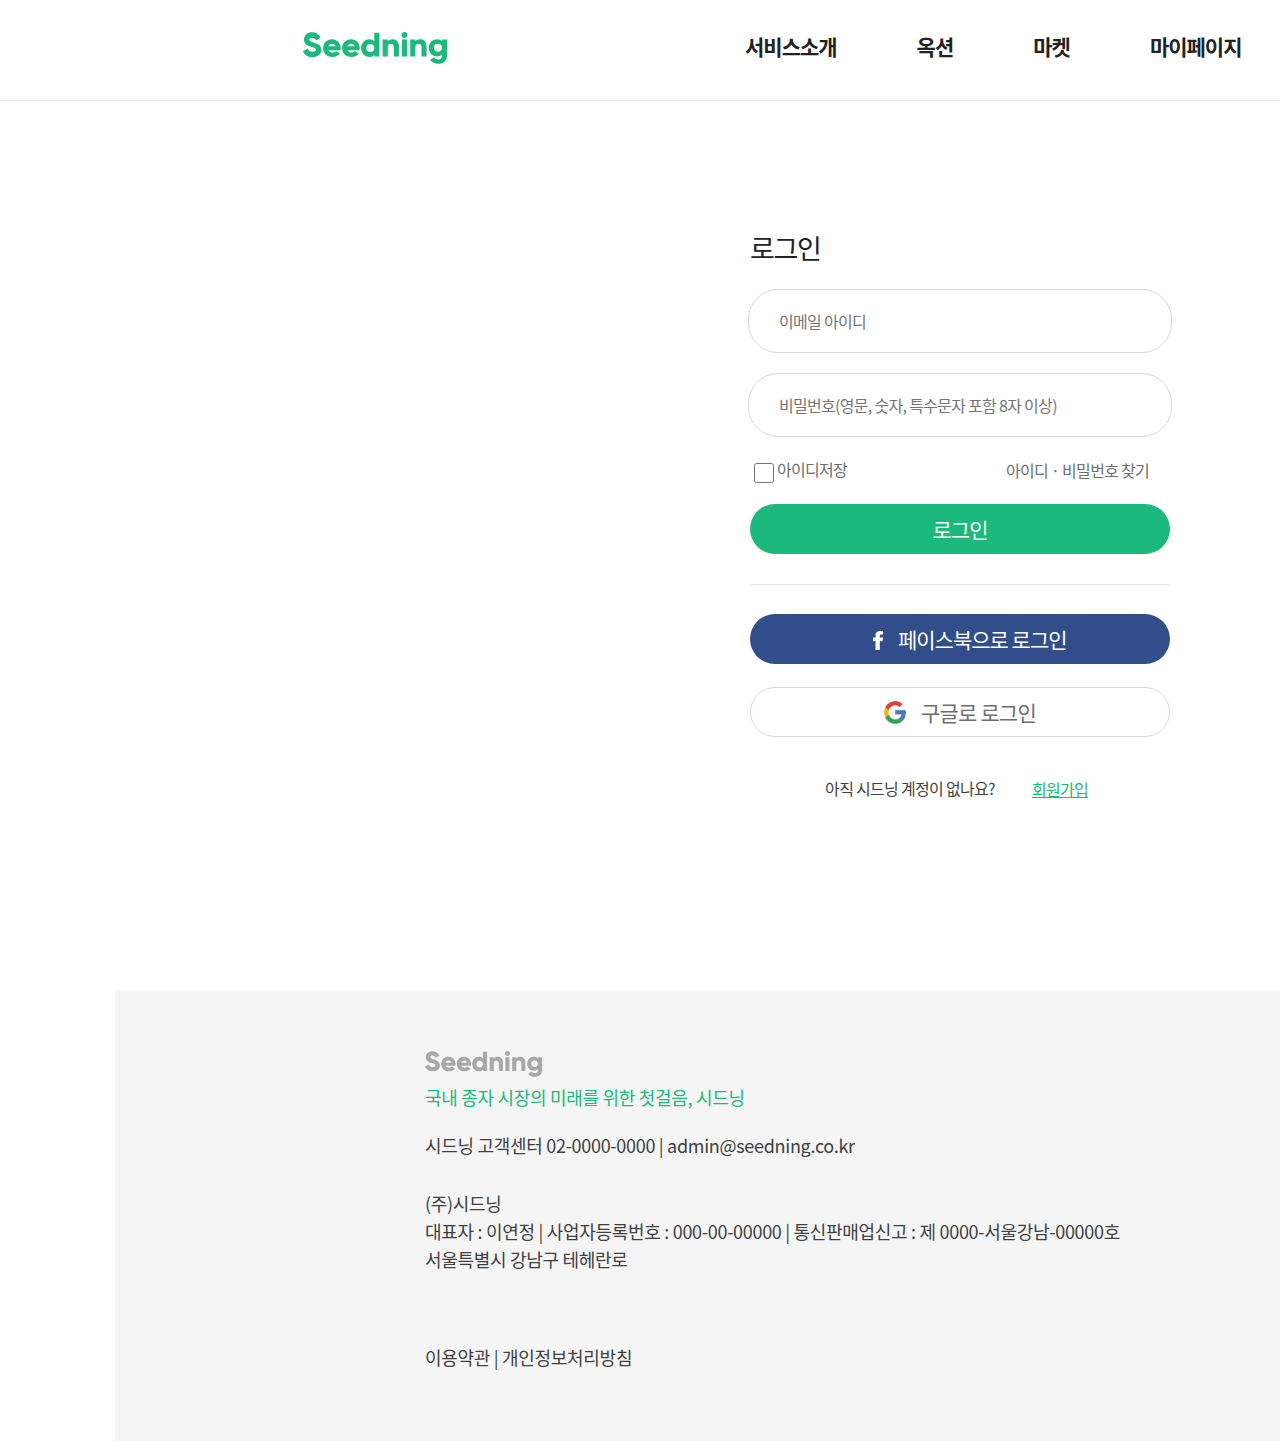
<file: login.html>
<!doctype html>
<html>
<head>
<meta charset="UTF-8">
<title>LOGIN</title>
<link rel = "stylesheet" type = "text/css" href="login.css"/>
<script src="toptapdiv.js"></script>

</head>

<body>
	<div id = "toptapdiv">
		<div id = "logodiv">
			<div id = "logoimg"><a href = "index.html"><img src = "image/logo.svg"></div>
		</div> <!--end logodiv-->

		<div id = "tapdiv">
			<ul id = "mainmenu">
					<li onMouseOver="height('260px')" onMouseOut="height('100px')"><a href = "#">서비스소개</a>
						<ul style = "left: -53px;">
							<li><a href = "#">시드닝이란</a></li>
						</ul>
					</li>

					<li onMouseOver="height('260px')" onMouseOut="height('100px')"><a href = "auction_ing.html">옥션</a>
						<ul  style = "left: -80px;">
							<li><a href = "auction_early.html">예정된옥션</a></li>
							<li><a href = "auction_ing.html">진행중인옥션</a></li>
							<li><a href = "auction_end.html">마감된옥션</a></li>
						</ul>
					</li>

					<li onMouseOver="height('260px')" onMouseOut="height('100px')"><a href = "market_home.html">마켓</a>
						<ul style = "left: -80px;">
							<li><a href = "#">추천</a></lauction_ing.html
							<li><a href = "#">판매가</a></li>
							<li><a href = "#">최근 조회</a></li>
							<li><a href = "#">관심</a></li>
						</ul>
					</li>

					<li onMouseOver="height('260px')" onMouseOut="height('100px')"><a href = "mypage.html">마이페이지</a>
						<ul style = "left: -50px;">
							<li><a href = "#">마이포켓</a></li>
							<li><a href = "myasset.html">마이에셋</a></li>
							<li><a href = "mypage.html">회원정보</a></li>
						</ul>
					</li>
				</ul>
		</div> <!--end tapdiv-->

		<div id = "memberdiv">
			<div id = "logindiv"><button id = "login" onclick="location.href= 'login.html'">로그인</button></div>
			<div id = "joindiv"><button id = "join">회원가입</button></div>
		</div> <!--end logindiv-->
	</div> <!--end toptapdiv-->

	<div id = "maindiv">
		<div id = "titlediv">
			<div id = "title">로그인</div>
		</div> <!--end titlediv-->

		<div id = "iddiv">
			<input type = "text" id = "id" placeholder="이메일 아이디">
		</div> <!--end iddiv-->

		<div id = "passworddiv">
			<input type = "password" id = "password" placeholder="비밀번호(영문, 숫자, 특수문자 포함 8자 이상)">
		</div> <!--end passworddiv-->

		<div id = "settingdiv">
			<div id = "idsavediv"><input type = "checkbox" id = "idsave"><div id = "savelabel">아이디저장</div></div>
			<div id = "finddiv"><button id = "findbtn">아이디 · 비밀번호 찾기</button></div>
		</div> <!--end settingdiv-->

		<div id = "loginbtndiv">
			<button id = "loginbtn">로그인</button>
		</div> <!--end loginbtndiv-->

		<hr style = "width: 420px; height: 1px; margin:30px auto 0px; border:none; background-color: #e9e9e9;">

		<div id = "outsidelogindiv">
			<button id = "facebookbtn">
				<div id = "facebookbtnimg"><img src = "image/facebook.svg"></div>
				<div id = "facebookbtnlabel">페이스북으로  로그인</div>
			</button>

			<button id = "googlebtn">
				<div id = "googlebtnimg"><img src = "image/google.svg"></div>
				<div id = "googlebtnlabel">구글로 로그인</div>
			</button>
		</div> <!--end outsidelogindiv-->

		<div id = "notyetdiv">
			<div id = "notyet">아직 시드닝 계정이 없나요? </div>
			<button id = "togo">회원가입</button>
		</div>

		<div id = "footer">
			<img src = "image/footerlogo.svg"><br>
			<label class = "footerlabel" style = "color: #1cb97c; position: relative; top:10px;">국내 종자 시장의 미래를 위한 첫걸음, 시드닝<br></label>
			<label class = "footerlabel" style = "color: #3f3f3f; position: relative; top:40px;">시드닝 고객센터 02-0000-0000  |  admin@seedning.co.kr<br></label>
			<label class = "footerlabel" style = "color: #3f3f3f; position: relative; top:80px;">(주)시드닝<br></label>
			<label class = "footerlabel" style = "color: #3f3f3f; position: relative; top:90px;">대표자 : 이연정  |  사업자등록번호 : 000-00-00000  |  통신판매업신고 : 제 0000-서울강남-00000호<br></label>
			<label class = "footerlabel" style = "color: #3f3f3f; position: relative; top:100px;">서울특별시 강남구 테헤란로<br></label>
			<label class = "footerlabel" style = "color: #3f3f3f; position: relative; top:180px;">이용약관  |  개인정보처리방침<br></label>
			<img src = "image/footerfacebook.svg" style = "position: relative; top:155px; left:900px;">
			<img src = "image/footerblog.svg" style = "position: relative; top:158px; left:930px;">
		</div>
	</div> <!--end maindiv-->



	<div id = "btndiv">
		<a href = "#"><button id = "up"></button></a>
		<button id = "chat"></button>
	</div>
</body>
</html>
</file>
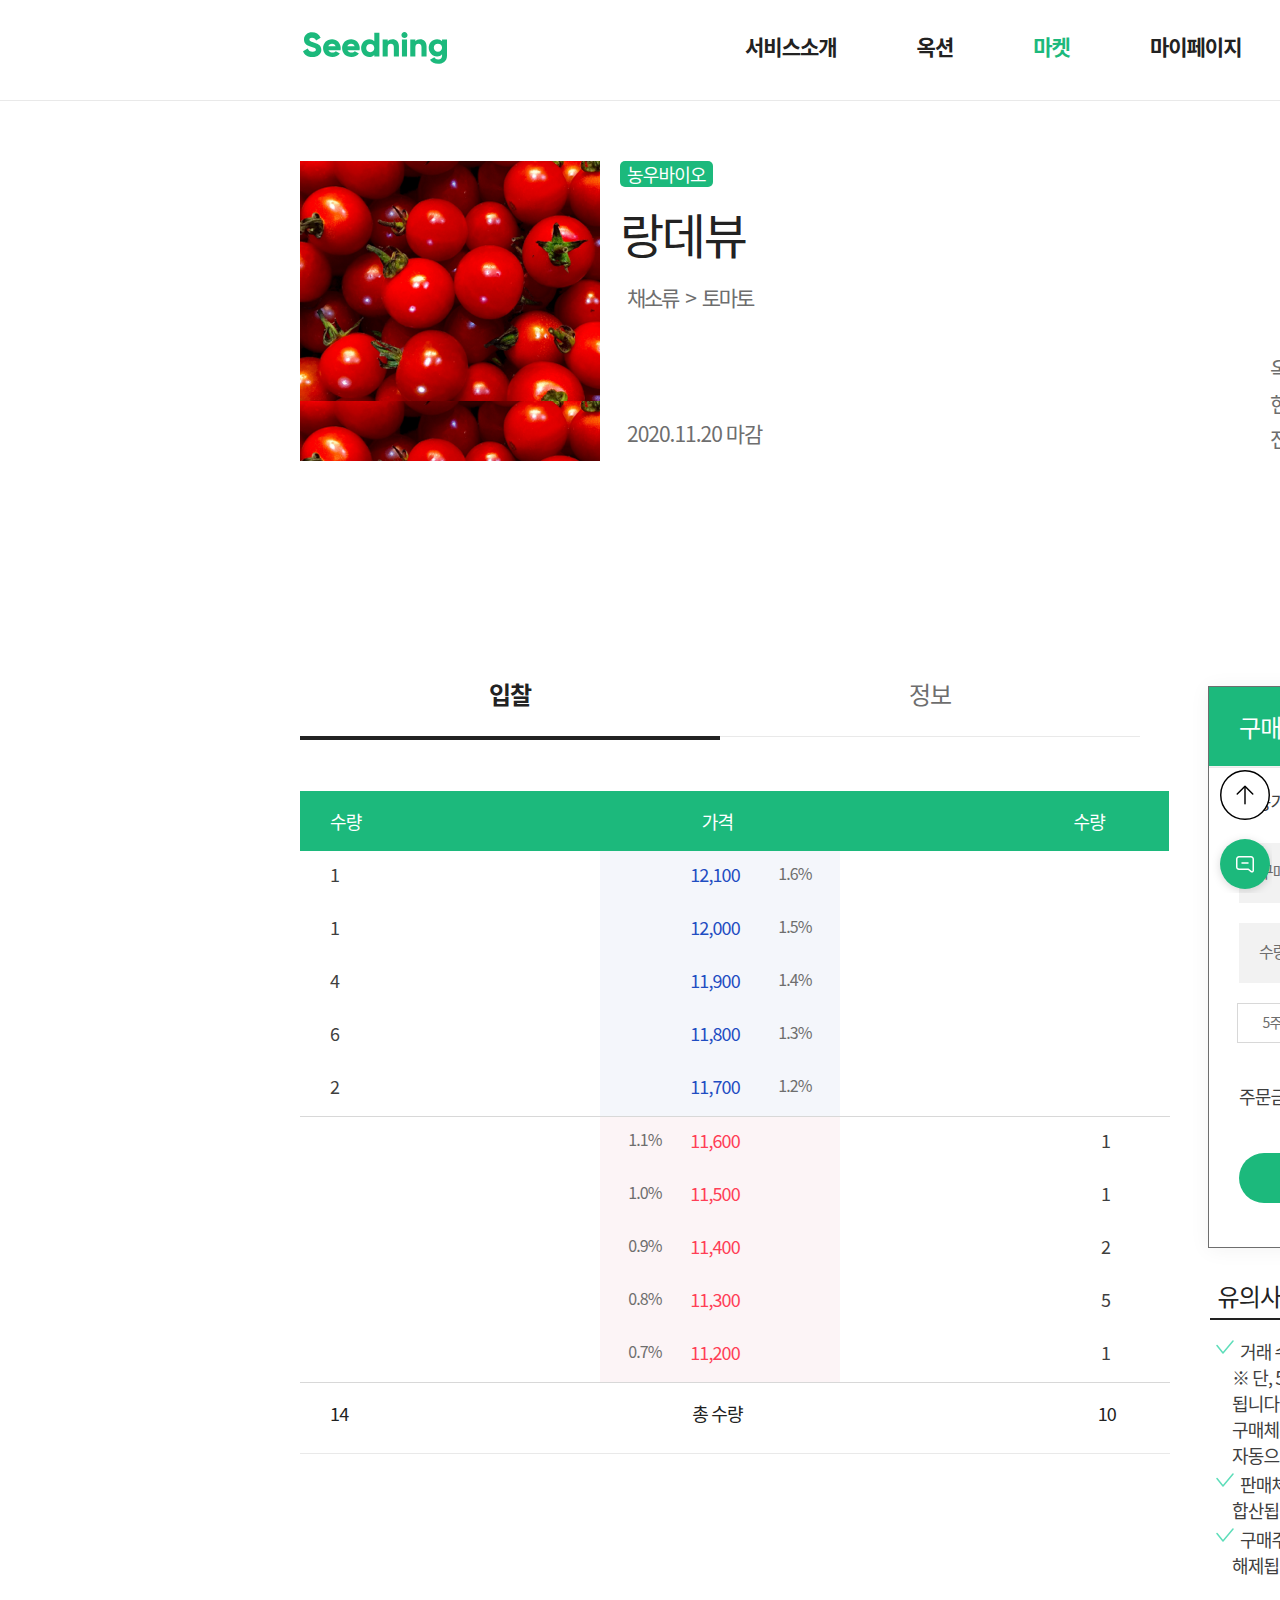
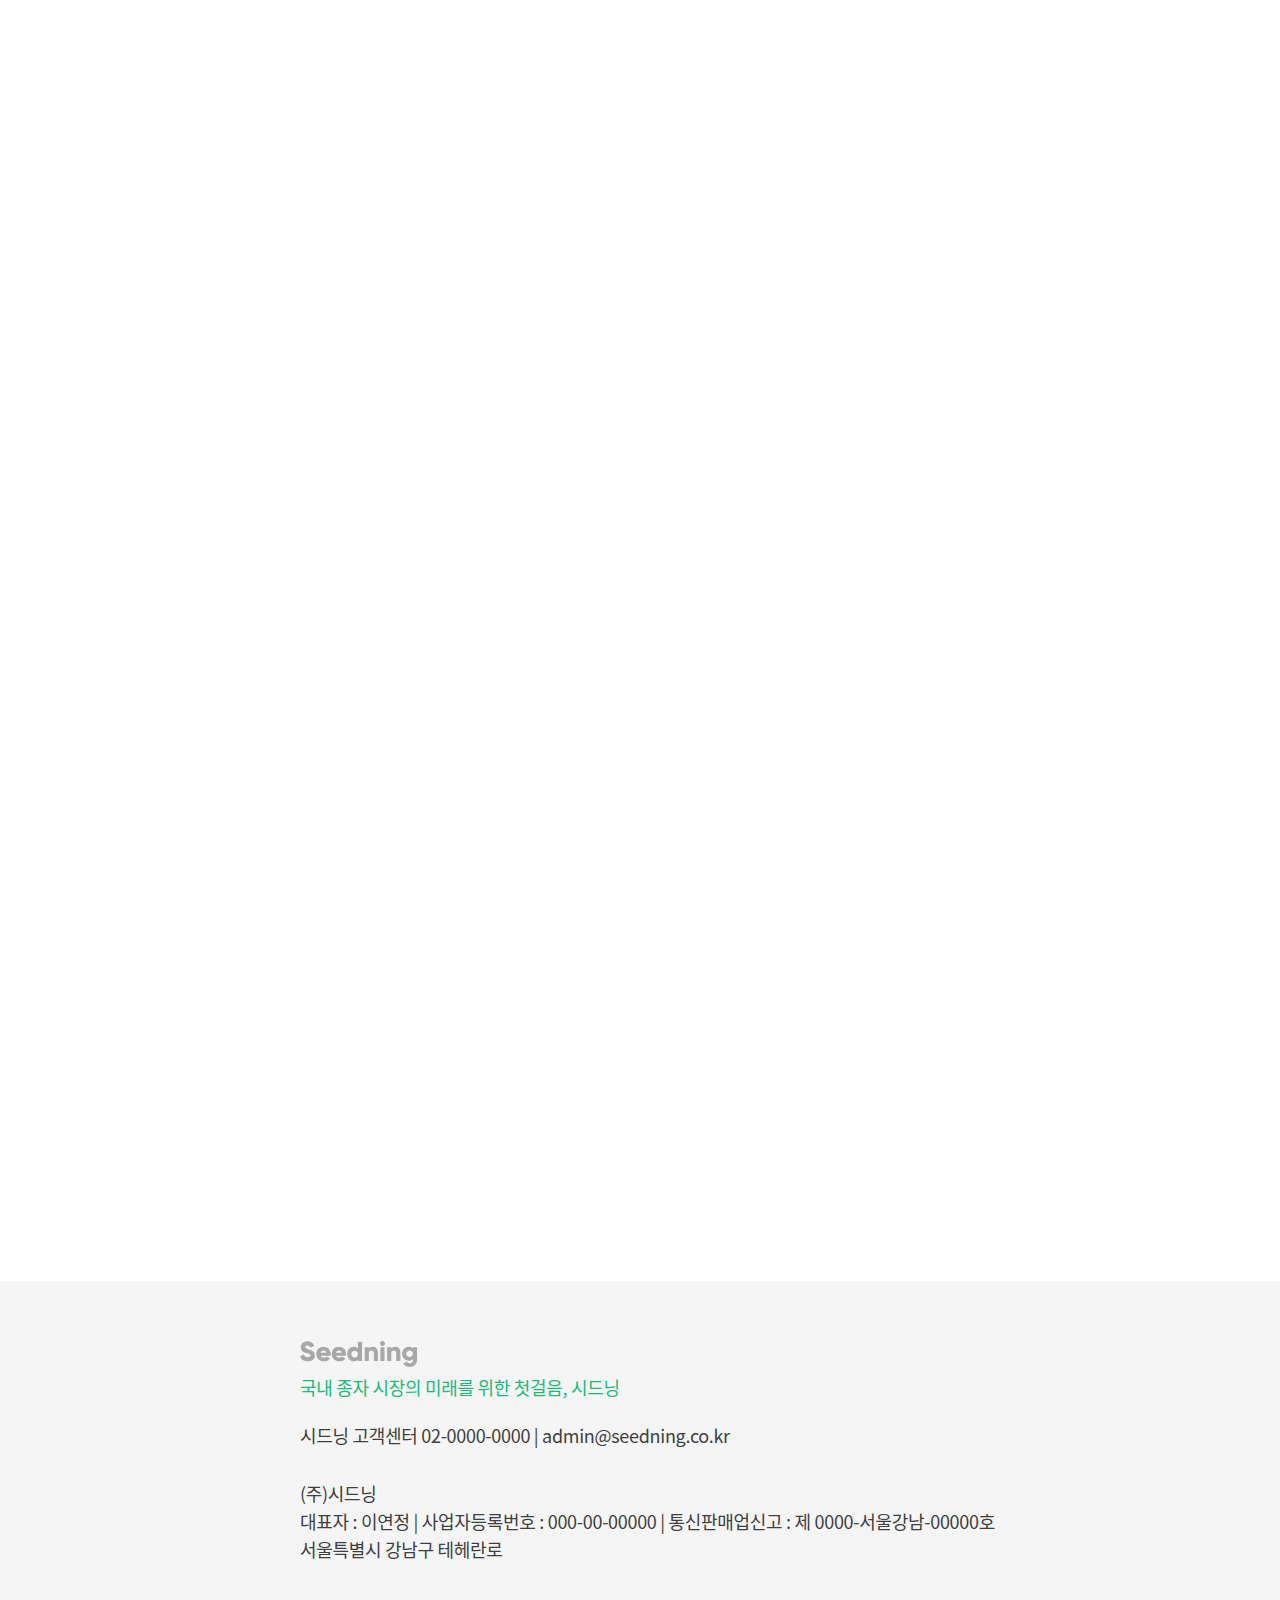
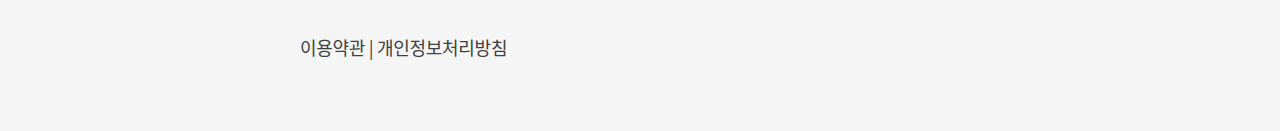
<file: market_detail.html>
<!doctype html>
<html>
<head>
<meta charset="utf-8">
<title>MARKET</title>
<link rel = "stylesheet" type = "text/css" href="market_detail.css"/>
<script src="market_detail.js"></script>
</head>

<body>
	<div id = "toptapdiv">
		<div id = "logodiv">
			<div id = "logoimg"><a href = "index.html"><img src = "image/logo.svg"></a></div>
		</div> <!--end logodiv-->

		<div id = "tapdiv">
			<ul id = "mainmenu">
					<li onMouseOver="height('260px')" onMouseOut="height('100px')"><a href = "#">서비스소개</a>
						<ul style = "left: -53px;">
							<li><a href = "#">시드닝이란</a></li>
						</ul>
					</li>

					<li onMouseOver="height('260px')" onMouseOut="height('100px')"><a href = "auction_ing.html">옥션</a>
						<ul  style = "left: -80px;">
							<li><a href = "auction_early.html">예정된옥션</a></li>
							<li><a href = "auction_ing.html">진행중인옥션</a></li>
							<li><a href = "auction_end.html">마감된옥션</a></li>
						</ul>
					</li>
					<li onMouseOver="height('260px')" onMouseOut="height('100px')"><a href = "market_home.html" style = "color:#1cb97c;">마켓</a>
						<ul style = "left: -80px;">
							<li><a href = "#">추천</a></li>
							<li><a href = "#">판매가</a></li>
							<li><a href = "#">최근 조회</a></li>
							<li><a href = "#">관심</a></li>
						</ul>
					</li>
					<li onMouseOver="height('260px')" onMouseOut="height('100px')"><a href = "mypage.html">마이페이지</a>
						<ul style = "left: -50px;">
							<li><a href = "#">마이포켓</a></li>
							<li><a href = "myasset.html">마이에셋</a></li>
							<li><a href = "mypage.html">회원정보</a></li>
						</ul>
					</li>
				</ul>
		</div> <!--end tapdiv-->

		<div id = "memberdiv">
			<div id = "logindiv"><label id = "name">김원지</label>님 &nbsp;&nbsp;&nbsp;| </div>
			<div id = "alarmdiv"><button id = "alarm"></button></div>
		</div> <!--end logindiv-->
	</div> <!--end toptapdiv-->


	<div id = "maindiv">
		<div id = "seedboxdiv">
			<div id = "seedphotodiv"></div>

			<label id = "companyname">농우바이오</label>

			<div id = "attentiondiv">
				<img src = "image/staricon.svg">
				<label>관심추가</label>
			</div>

			<label id = "seedname">랑데뷰</label>

			<label id = "category">채소류 &nbsp; &gt &nbsp; 토마토</label>

			<div id = "opentime"><label id = "open">2020.11.20</label>&nbsp;마감</div>

			<div id = "rightbox">
				<div class = "left">옥션 최저가</div>
				<div class = "right">9,300 시드머니</div>

				<div class = "left">현재가</div>
				<div class = "right" style = "color:#1cb97c;">11,700 시드머니</div>

				<div class = "left">전일비</div>
				<div class = "right"><img src = "image/upprice.svg" style = "position: relative; top:5px;"><label style = "color:#ff3e56">1200(1.2%)</label></div>
			</div>

		</div> <!--end seedboxdiv-->

		<div id = "contenttapdiv">
			<input type = "radio" name = "tap" id = "bidding" class = "tap" checked><label for = "bidding" onClick="tap_click('infobox','biddingbox')">입찰</label>
			<input type = "radio" name = "tap" id = "info" class = "tap"><label for = "info" onClick="tap_click('biddingbox','infobox')">정보</label>
		</div> <!--end contenttapdiv-->


		<div id = "contentboxdiv">
			<div id = "biddingbox">
				<div id = "biddingtitle">
					<div id = "titleleftdiv"><div id = "titleleft">수량</div></div>
					<div id = "titlecenterdiv"><div id = "titlecenter">가격</div></div>
					<div id = "titlerightdiv"><div id = "titleright">수량</div></div>
				</div> <!--end biddingtitle-->

				<div id = "biddingcontent">
					<div id = "bluddiv">
						<div class = "contentline">
							<div class = "contentleftdiv">1</div>
							<div class = "contentcenterdiv blue">
								<div class = "conmoneybl">12,100</div>
								<div class = "conpercentbl">1.6%</div>
							</div>
							<div class = "contentrightdiv"></div>
						</div> <!--end contetnline-->

						<div class = "contentline">
							<div class = "contentleftdiv">1</div>
							<div class = "contentcenterdiv blue">
								<div class = "conmoneybl">12,000</div>
								<div class = "conpercentbl">1.5%</div>
							</div>
							<div class = "contentrightdiv"></div>
						</div> <!--end contetnline-->
						<div class = "contentline">
							<div class = "contentleftdiv">4</div>
							<div class = "contentcenterdiv blue">
								<div class = "conmoneybl">11,900</div>
								<div class = "conpercentbl">1.4%</div>
							</div>
							<div class = "contentrightdiv"></div>
						</div> <!--end contetnline-->

						<div class = "contentline">
							<div class = "contentleftdiv">6</div>
							<div class = "contentcenterdiv blue">
								<div class = "conmoneybl">11,800</div>
								<div class = "conpercentbl">1.3%</div>
							</div>
							<div class = "contentrightdiv"></div>
						</div> <!--end contetnline-->

						<div class = "contentline">
							<div class = "contentleftdiv">2</div>
							<div class = "contentcenterdiv blue">
								<div class = "conmoneybl">11,700</div>
								<div class = "conpercentbl">1.2%</div>
							</div>
							<div class = "contentrightdiv"></div>
						</div> <!--end contetnline-->
					</div>

					<div id = "reddiv">
						<div class = "contentline">
							<div class = "contentleftdiv"></div>
							<div class = "contentcenterdiv red">
								<div class = "conpercentre">1.1%</div>
								<div class = "conmoneyre">11,600</div>
							</div>
							<div class = "contentrightdiv">1</div>
						</div> <!--end contetnline-->

						<div class = "contentline">
							<div class = "contentleftdiv"></div>
							<div class = "contentcenterdiv red">
								<div class = "conpercentre">1.0%</div>
								<div class = "conmoneyre">11,500</div>
							</div>
							<div class = "contentrightdiv">1</div>
						</div> <!--end contetnline-->

						<div class = "contentline">
							<div class = "contentleftdiv"></div>
							<div class = "contentcenterdiv red">
								<div class = "conpercentre">0.9%</div>
								<div class = "conmoneyre">11,400</div>
							</div>
							<div class = "contentrightdiv">2</div>
						</div> <!--end contetnline-->

						<div class = "contentline">
							<div class = "contentleftdiv"></div>
							<div class = "contentcenterdiv red">
								<div class = "conpercentre">0.8%</div>
								<div class = "conmoneyre">11,300</div>
							</div>
							<div class = "contentrightdiv">5</div>
						</div> <!--end contetnline-->

						<div class = "contentline">
							<div class = "contentleftdiv"></div>
							<div class = "contentcenterdiv red">
								<div class = "conpercentre">0.7%</div>
								<div class = "conmoneyre">11,200</div>
							</div>
							<div class = "contentrightdiv">1</div>
						</div> <!--end contetnline-->
					</div>

					<div id = "bid
							   dingtotal">
						<div id = "totalleftdiv"><div id = "totalleft">14</div></div>
						<div id = "totalcenterdiv"><div id = "totalcenter">총 수량</div></div>
						<div id = "totalrightdiv"><div id = "totalright">10</div></div>
					</div> <!--end biddingtotal-->
				</div> <!--end biddingcontent-->
			</div> <!--end biddingbox-->

			<div id = "infobox">

			</div> <!--end infobox-->
		</div> <!--end contentboxdiv-->

		<div id = "orderdiv">
			<div id = "orderboxtitle">
				<input type = "radio" name = "rightbox" id = "r1" class = "rightbox" checked><label for = "r1" onClick="rightbox_click('salediv','correctiondiv','conculsiondiv','buydiv')">구매</label>
				<input type = "radio" name = "rightbox" id = "r2" class = "rightbox"><label for = "r2" onClick="rightbox_click('correctiondiv','conculsiondiv','buydiv','salediv')">판매</label>
				<input type = "radio" name = "rightbox" id = "r3" class = "rightbox"><label for = "r3" onClick="rightbox_click('conculsiondiv','buydiv','salediv','correctiondiv')">정정</label>
				<input type = "radio" name = "rightbox" id = "r4" class = "rightbox"><label for = "r4" onClick="rightbox_click('buydiv','salediv','correctiondiv','conculsiondiv')">체결</label>
			</div>

			<div id = "buydiv">
				<div id = "useseedmoneydiv">
					<div id = "useseedmoney">사용가능 시드머니</div>
					<div id = "useedmoney">62,100 시드머니</div>
				</div>

				<div id = "moneybox">
					<form name = "form1" class = "formclass">
						<div id = "moneyboxtitle">구매단가(1주)</div>
						<input type = "text" id = "moneyboxlabel" value="0" size="3" name = "money" onkeyup="inputNumberFormat(this)">
					</form>
				</div>

				<div id = "numdiv">
					<form name = "form2" class = "formclass">
						<div id = "numtitle">수량(주)</div>
						<input type = "text" id = "weeklabel" value="0" size="3" name = "week" onkeyup="inputNumberFormat(this)">
						<div class = "plusminubtndiv">
							<div class = "minususbtn" onClick="change2(-1);"></div>
							<div class = "plusbtn" onClick="change2(1);"></div>
						</div>
					</form>
				</div>

				<div id = "weekselectdiv">
					<input type = "radio" id = "5" name = "weekselect" class = "week" value = "5"><label for = "5"  >5주</label>
					<input type = "radio" id = "10" name = "weekselect" class = "week"><label for = "10">10주</label>
					<input type = "radio" id = "20" name = "weekselect" class = "week"><label for = "20">20주</label>
					<input type = "radio" id = "50" name = "weekselect" class = "week"><label for = "50">50주</label>
					<input type = "radio" id = "100" name = "weekselect" class = "week"><label for = "100">100주</label>
				</div>

				<div id = "totalmoneydiv">
					<div id = "amount">주문금액</div>
					<div id = "seedmoney"><label>00,000</label>시드머니</div>
				</div>

				<div id = "orderbtndiv">
					<button id = "orderbtn">입찰주문</button>
				</div>
			</div> <!--end buydiv-->

			<div id = "salediv">
				<div id = "salegroup"></div>
			</div> <!--end salediv-->

			<div id = "correctiondiv">
				<div id = "correctgroup"></div>
			</div> <!--end salediv-->

			<div id = "conculsiondiv">
				<div id = "conculsiongroup"></div>
			</div>
		</div> <!--end orderdiv-->

		<div id = "precautiondiv">
			<div id = "precautiontitlediv"><div id = "precautiontitle">유의사항</div></div>
			<div id = "precaution">
				<img src = "image/checkicon.svg" style = "margin-right: 3px;">거래 수수료는 구매 및 판매금액의 1 주당 1.2%입니다.<br>
				&nbsp;&nbsp;&nbsp;&nbsp;&nbsp;&nbsp;※ 단, 5 주 이상 구매 주문 시, 거래 수수료가 1.0% 로 감면<br>&nbsp;&nbsp;&nbsp;&nbsp;&nbsp;&nbsp;됩니다.<br>
				&nbsp;&nbsp;&nbsp;&nbsp;&nbsp;&nbsp;구매체결 시 수수료를 포함한 결제 금액이 ‘마이 포켓’에서
				<br>&nbsp;&nbsp;&nbsp;&nbsp;&nbsp;&nbsp;자동으로 결제됩니다.<br>
				<img src = "image/checkicon.svg" style = "margin-right: 3px;">판매체결 시 수수료를 제외한 판매 금액이  ‘마이 포켓’에<br>&nbsp;&nbsp;&nbsp;&nbsp;&nbsp;&nbsp;합산됩니다.<br>
				<img src = "image/checkicon.svg" style = "margin-right: 3px;">구매주문금액 전체가 대기금으로 설정되며, 주문취소 시<br>&nbsp;&nbsp;&nbsp;&nbsp;&nbsp;&nbsp;해제됩니다. <br>
			</div>
		</div> <!--end precautiondiv-->
	</div> <!--end maindiv-->

	<div id = "footer">
		<img src = "image/footerlogo.svg"><br>
		<label class = "footerlabel" style = "color: #1cb97c; position: relative; top:10px;">국내 종자 시장의 미래를 위한 첫걸음, 시드닝<br></label>
		<label class = "footerlabel" style = "color: #3f3f3f; position: relative; top:40px;">시드닝 고객센터 02-0000-0000  |  admin@seedning.co.kr<br></label>
		<label class = "footerlabel" style = "color: #3f3f3f; position: relative; top:80px;">(주)시드닝<br></label>
		<label class = "footerlabel" style = "color: #3f3f3f; position: relative; top:90px;">대표자 : 이연정  |  사업자등록번호 : 000-00-00000  |  통신판매업신고 : 제 0000-서울강남-00000호<br></label>
		<label class = "footerlabel" style = "color: #3f3f3f; position: relative; top:100px;">서울특별시 강남구 테헤란로<br></label>
		<label class = "footerlabel" style = "color: #3f3f3f; position: relative; top:180px;">이용약관  |  개인정보처리방침<br></label>
		<img src = "image/footerfacebook.svg" style = "position: relative; top:155px; left: 1250px;">
		<img src = "image/footerblog.svg" style = "position: relative; top:158px; left: 1300px;">
	</div>

	<div id = "btndiv">
		<a href = "#"><button id = "up"></button></a>
		<button id = "chat"></button>
	</div>
</body>
</html>
</file>
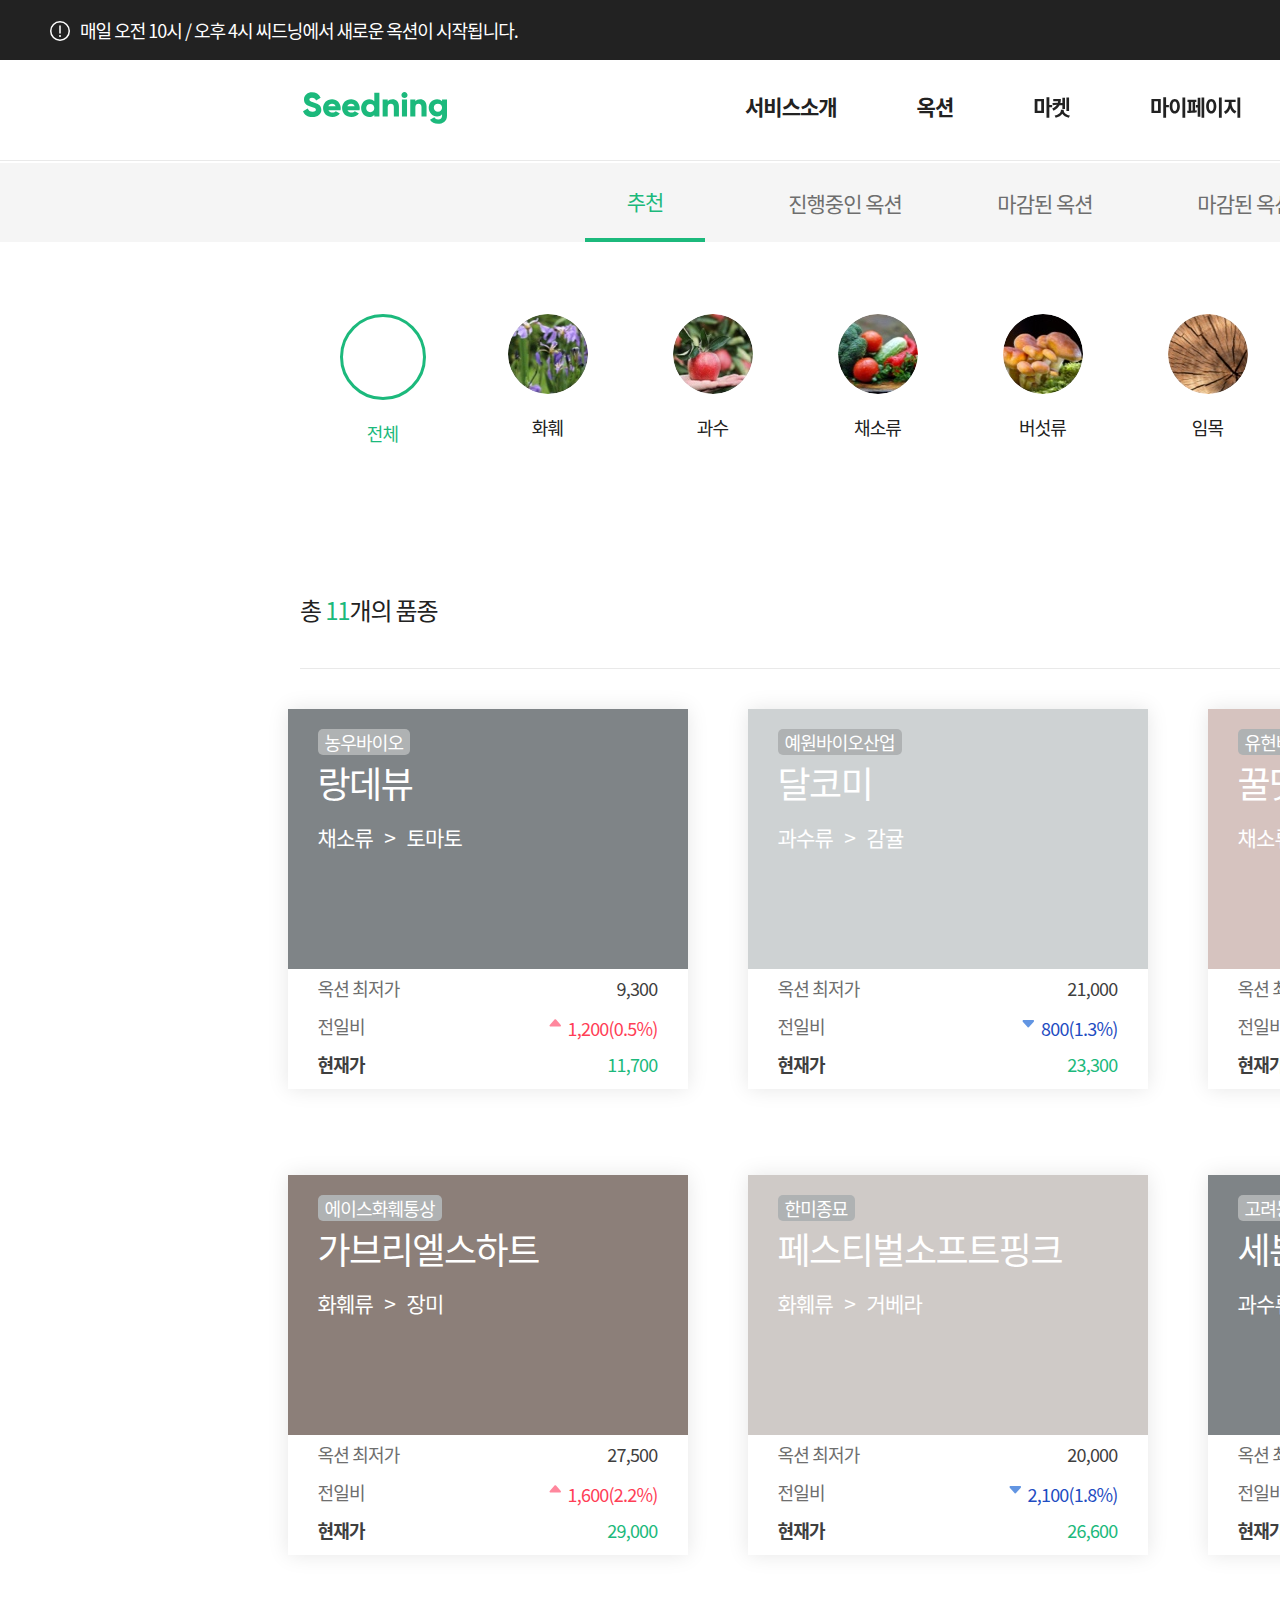
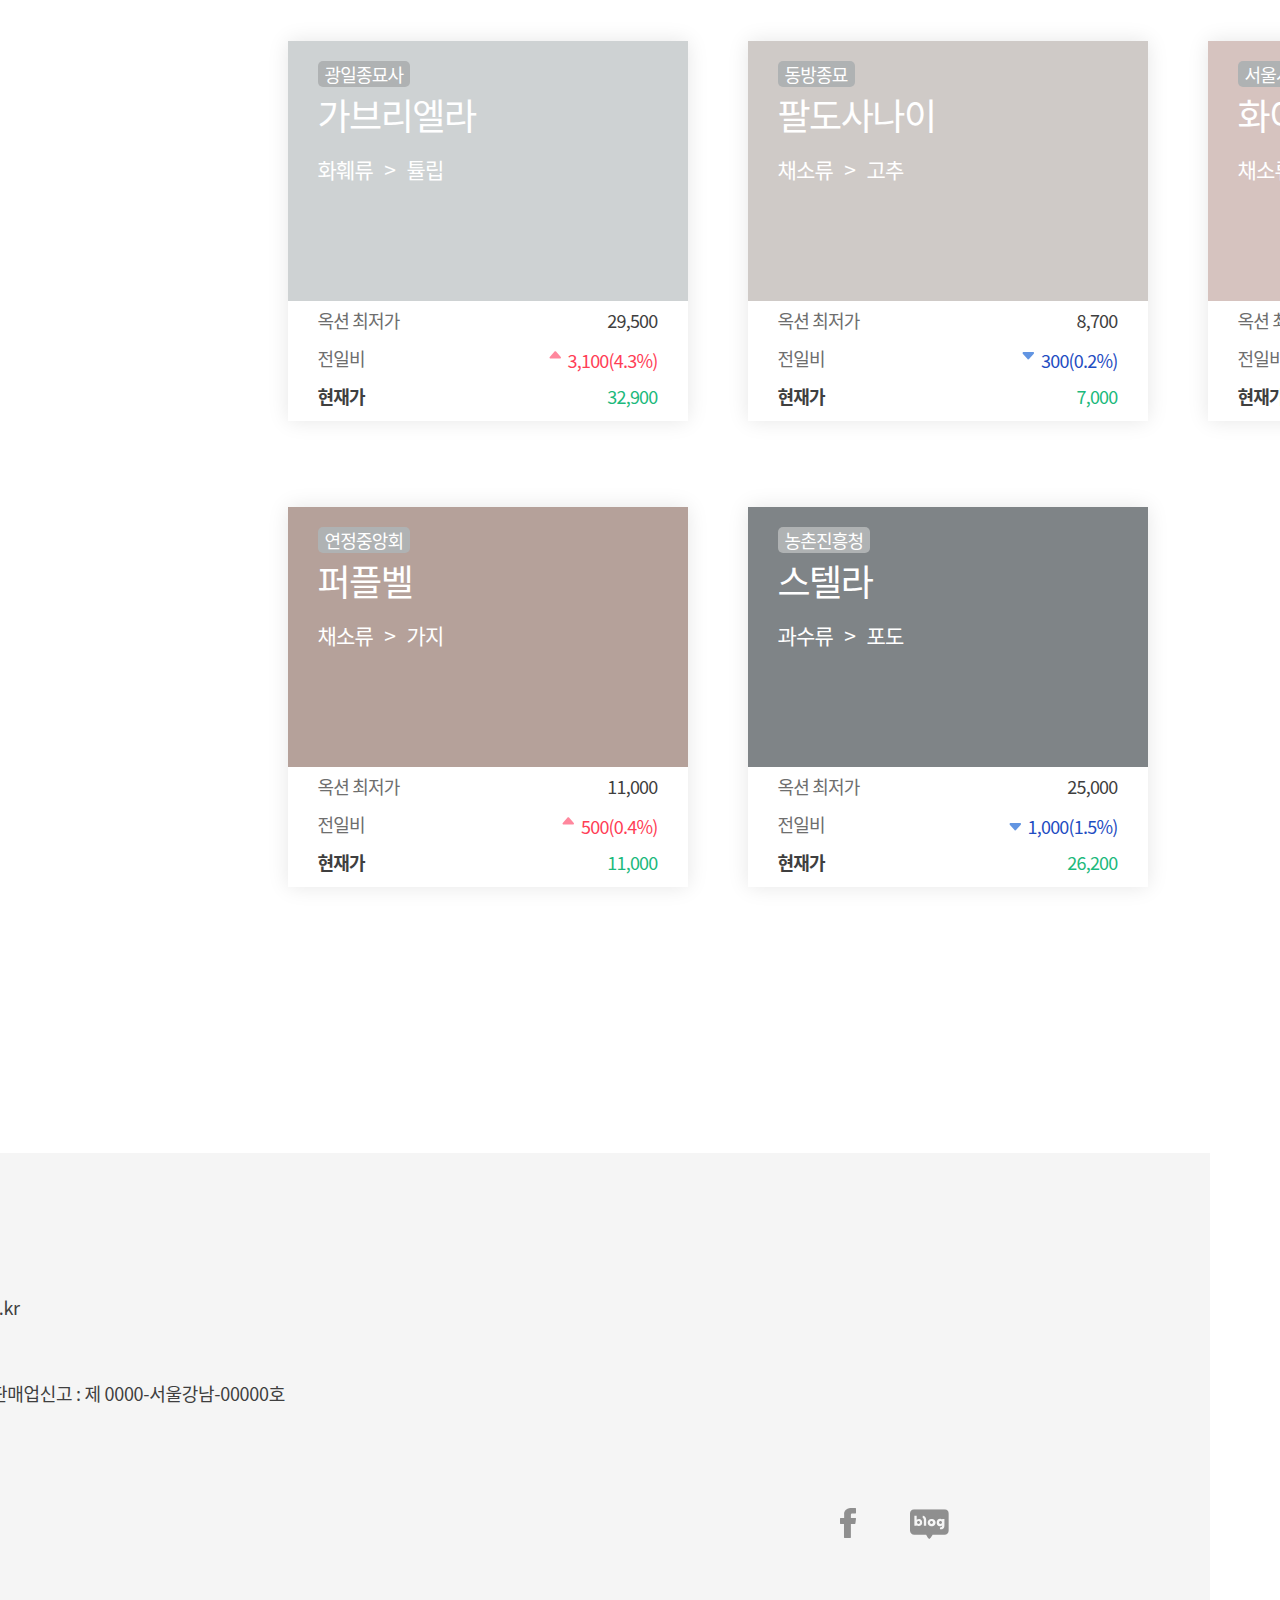
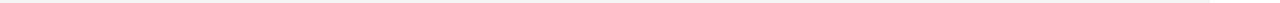
<file: market_home.html>
<!doctype html>
<html>
<head>
<meta charset="utf-8">
<title>MARKET</title>
<link rel = "stylesheet" type = "text/css" href="market_home.css"/>
<script src="seeding.js"></script>
</head>

<body>
	<div id = "notificationdiv">
		<div id = "announcediv">
			<div id = "announceimg"><img src = "image/accounceicon.svg"></div>
			<div id = "announcelabel">매일 오전 10시 / 오후 4시 씨드닝에서 새로운 옥션이 시작됩니다.</div>
		</div>

		<div id = "detaildiv">
			<div id = "detaillabel">자세히 알아보기</div>
			<div id = "detailimg"><img src = "image/nexticon_small.svg"></div>
		</div>
	</div> <!--end notificationdiv-->

	<div id = "toptapdiv">
		<div id = "logodiv">
			<div id = "logoimg"><a href = "index.html"><img src = "image/logo.svg"></a></div>
		</div> <!--end logodiv-->

		<div id = "tapdiv">
			<ul id = "mainmenu">
					<li onMouseOver="height('260px')" onMouseOut="height('100px')"><a href = "#">서비스소개</a>
						<ul style = "left: -53px;">
							<li><a href = "#">시드닝이란</a></li>
						</ul>
					</li>

					<li onMouseOver="height('260px')" onMouseOut="height('100px')"><a href = "auction_ing.html">옥션</a>
						<ul  style = "left: -80px;">
							<li><a href = "auction_early.html">예정된옥션</a></li>
							<li><a href = "auction_ing.html">진행중인옥션</a></li>
							<li><a href = "auction_end.html">마감된옥션</a></li>
						</ul>
					</li>
					<li onMouseOver="height('260px')" onMouseOut="height('100px')" style = "color:#1cb97c;"><a href = "market_home.html">마켓</a>
						<ul style = "left: -80px;">
							<li><a href = "#">추천</a></li>
							<li><a href = "#">판매가</a></li>
							<li><a href = "#">최근 조회</a></li>
							<li><a href = "#">관심</a></li>
						</ul>
					</li>
					<li onMouseOver="height('260px')" onMouseOut="height('100px')"><a href = "mypage.html">마이페이지</a>
						<ul style = "left: -50px;">
							<li><a href = "#">마이포켓</a></li>
							<li><a href = "myasset.html">마이에셋</a></li>
							<li><a href = "mypage.html">회원정보</a></li>
						</ul>
					</li>
				</ul>
		</div> <!--end tapdiv-->

		<div id = "memberdiv">
			<div id = "logindiv"><button id = "login" onclick="location.href = 'login.html'">로그인</button></div>
			<div id = "joindiv"><button id = "join">회원가입</button></div>
		</div> <!--end logindiv-->
	</div> <!--end toptapdiv-->

	<div id = "maindiv">

		<div id = "markettapdiv">
			<div id = "markettap">
				<div class = "tapclickdiv" style = "margin-left: 0px;"><div class = "tapclicklabel"   onClick="location.href = 'market_detail.html'" id = "clicked" >추천</div></div>
				<div class = "tapclickdiv"><div class = "tapclicklabel">진행중인 옥션</div></div>
				<div class = "tapclickdiv"><div class = "tapclicklabel">마감된 옥션</div></div>
				<div class = "tapclickdiv"><div class = "tapclicklabel">마감된 옥션</div></div>
			</div>
		</div> <!--end markettapdiv-->

		<div id = "kinddiv">
			<div class = "kind">
				<div class = "kindimg" style = "border: solid 3px #1cb97c;"></div>
				<div class = "kindname" style = "color: #1cb97c;">전체</div>
			</div>

			<div class = "kind">
				<div class = "kindimg" style = "background-image: url('image/flower.jpg')"></div>
				<div class = "kindname">화훼</div>
			</div>

			<div class = "kind">
				<div class = "kindimg" style = "background-image: url('image/fruit.jpg')"></div>
				<div class = "kindname">과수</div>
			</div>

			<div class = "kind">
				<div class = "kindimg" style = "background-image: url('image/vegetable.jpg')"></div>
				<div class = "kindname">채소류</div>
			</div>

			<div class = "kind">
				<div class = "kindimg" style = "background-image: url('image/mushroom.jpg')"></div>
				<div class = "kindname">버섯류</div>
			</div>

			<div class = "kind">
				<div class = "kindimg" style = "background-image: url('image/forest.jpg')"></div>
				<div class = "kindname">임목</div>
			</div>

			<div class = "kind">
				<div class = "kindimg" style = "background-image: url('image/grass.jpg')"></div>
				<div class = "kindname">목초식물</div>
			</div>

			<div class = "kind">
				<img src = "image/nexticon.svg" style = "margin-top: 25px;">
			</div>
		</div> <!--end kinddiv-->

		<div id = "searchboxdiv">
			<div id = "totalauction">총 <font id = "auctionnum">11</font>개의 품종</div>
			<div id = "searchdiv">
				<img src = "image/searchicon_black.svg" style = "position: relative; top:5px;">
				<select name = "sigugun" class = "select_font">
					<option value = "" >가격순</option>
				</select>
			</div>
		</div> <!--end searchboxdiv-->

		<div id = "seedbox">
			<div class = "line" style = "margin-top: 0px;">
				<div class = "auctiondiv" onClick="location.href = 'market_detail.html'">
					<div class = "auctionimagediv" id = "marhover1" style = "background-color: #7f8487;" onMouseOver="onmouse('c1','p1','ca1')" onMouseOut="outmouse('c1','p1','ca1')">
							<label class = "companydiv" id = "c1">농우바이오</label>
							<div class = "plantnamediv" id = "p1">랑데뷰</div>
							<div class = "categorydiv" id = "ca1">채소류 &nbsp; &gt &nbsp; 토마토</div>
						</div>

					<div class = "pricediv">
						<div class = "pricelinediv">
							<div class = "price_left"><div class = "leftlabel">옥션 최저가</div></div>
							<div class = "price_right"><div class = "rightlabel">9,300</div></div>
						</div>

						<div class = "pricelinediv">
							<div class = "price_left"><div class = "leftlabel">전일비</div></div>
							<div class = "price_right"><div class = "rightlabel up"><img src = "image/upprice.svg">1,200(0.5%)</div></div>
						</div>

						<div class = "pricelinediv">
							<div class = "price_left"><div class = "end_left">현재가</div></div>
							<div class = "price_right"><div class = "end_right">11,700</div></div>
						</div>
					</div>
				</div> <!--end auctiondiv-->

				<div class = "auctiondiv" onClick="location.href = 'auction_detail_early.html'">
					<div class = "auctionimagediv" id = "marhover2" style = "background-color: #ced2d3;" onMouseOver="onmouse('c2','p2','ca2')" onMouseOut="outmouse('c2','p2','ca2')">
							<label class = "companydiv" id = "c2">예원바이오산업</label>
							<div class = "plantnamediv" id = "p2">달코미</div>
							<div class = "categorydiv" id = "ca2">과수류 &nbsp; &gt &nbsp; 감귤</div>
						</div>

					<div class = "pricediv">
						<div class = "pricelinediv">
							<div class = "price_left"><div class = "leftlabel">옥션 최저가</div></div>
							<div class = "price_right"><div class = "rightlabel">21,000</div></div>
						</div>

						<div class = "pricelinediv">
							<div class = "price_left"><div class = "leftlabel">전일비</div></div>
							<div class = "price_right"><div class = "rightlabel down"><img src = "image/downprice.svg">800(1.3%)</div></div>
						</div>

						<div class = "pricelinediv">
							<div class = "price_left"><div class = "end_left">현재가</div></div>
							<div class = "price_right"><div class = "end_right">23,300</div></div>
						</div>
					</div>
				</div> <!--end auctiondiv-->

				<div class = "auctiondiv" style = "margin-right: 0px;" onClick="location.href = 'auction_detail_early.html'">
					<div class = "auctionimagediv" id = "marhover3" style = "background-color: #d6c3bf;" onMouseOver="onmouse('c3','p3','ca3')" onMouseOut="outmouse('c3','p3','ca3')">
							<label class = "companydiv" id = "c3">유현바이오</label>
							<div class = "plantnamediv" id = "p3">꿀맛나</div>
							<div class = "categorydiv" id = "ca3">채소류 &nbsp; &gt &nbsp; 참외</div>
						</div>

					<div class = "pricediv">
						<div class = "pricelinediv">
							<div class = "price_left"><div class = "leftlabel">옥션 최저가</div></div>
							<div class = "price_right"><div class = "rightlabel">18,000</div></div>
						</div>

						<div class = "pricelinediv">
							<div class = "price_left"><div class = "leftlabel">전일비</div></div>
							<div class = "price_right"><div class = "rightlabel up"><img src = "image/upprice.svg">1,200(0.5%)</div></div>
						</div>

						<div class = "pricelinediv">
							<div class = "price_left"><div class = "end_left">현재가</div></div>
							<div class = "price_right"><div class = "end_right">20,000</div></div>
						</div>
					</div>
				</div> <!--end auctiondiv-->
			</div>

			<div class = "line">
				<div class = "auctiondiv" onClick="location.href = 'auction_detail_early.html'">
					<div class = "auctionimagediv" id = "marhover4" style = "background-color: #8c7f79;" onMouseOver="onmouse('c4','p4','ca4')" onMouseOut="outmouse('c4','p4','ca4')">
							<label class = "companydiv" id = "c4">에이스화훼통상</label>
							<div class = "plantnamediv" id = "p4">가브리엘스하트</div>
							<div class = "categorydiv" id = "ca4">화훼류 &nbsp; &gt &nbsp; 장미</div>
						</div>

					<div class = "pricediv">
						<div class = "pricelinediv">
							<div class = "price_left"><div class = "leftlabel">옥션 최저가</div></div>
							<div class = "price_right"><div class = "rightlabel">27,500</div></div>
						</div>

						<div class = "pricelinediv">
							<div class = "price_left"><div class = "leftlabel">전일비</div></div>
							<div class = "price_right"><div class = "rightlabel up"><img src = "image/upprice.svg">1,600(2.2%)</div></div>
						</div>

						<div class = "pricelinediv">
							<div class = "price_left"><div class = "end_left">현재가</div></div>
							<div class = "price_right"><div class = "end_right">29,000</div></div>
						</div>
					</div>
				</div> <!--end auctiondiv-->

				<div class = "auctiondiv" onClick="location.href = 'auction_detail_early.html'">
					<div class = "auctionimagediv" id = "marhover5" style = "background-color: #cfcac7;" onMouseOver="onmouse('c5','p5','ca5')" onMouseOut="outmouse('c5','p5','ca5')">
							<label class = "companydiv" id = "c5">한미종묘</label>
							<div class = "plantnamediv" id = "p5">페스티벌소프트핑크</div>
							<div class = "categorydiv" id = "ca5">화훼류 &nbsp; &gt &nbsp; 거베라</div>
						</div>

					<div class = "pricediv">
						<div class = "pricelinediv">
							<div class = "price_left"><div class = "leftlabel">옥션 최저가</div></div>
							<div class = "price_right"><div class = "rightlabel">20,000</div></div>
						</div>

						<div class = "pricelinediv">
							<div class = "price_left"><div class = "leftlabel">전일비</div></div>
							<div class = "price_right"><div class = "rightlabel down"><img src = "image/downprice.svg">2,100(1.8%)</div></div>
						</div>

						<div class = "pricelinediv">
							<div class = "price_left"><div class = "end_left">현재가</div></div>
							<div class = "price_right"><div class = "end_right">26,600</div></div>
						</div>
					</div>
				</div> <!--end auctiondiv-->

				<div class = "auctiondiv" style = "margin-right: 0px;" onClick="location.href = 'auction_detail_early.html'">
					<div class = "auctionimagediv" id = "marhover6" style = "background-color: #7f8487;" onMouseOver="onmouse('c6','p6','ca6')" onMouseOut="outmouse('c6','p6','ca6')">
							<label class = "companydiv" id = "c6">고려농장</label>
							<div class = "plantnamediv" id = "p6">세븐스위트</div>
							<div class = "categorydiv" id = "ca6">과수류 &nbsp; &gt &nbsp; 사과</div>
						</div>

					<div class = "pricediv">
						<div class = "pricelinediv">
							<div class = "price_left"><div class = "leftlabel">옥션 최저가</div></div>
							<div class = "price_right"><div class = "rightlabel">18,000</div></div>
						</div>

						<div class = "pricelinediv">
							<div class = "price_left"><div class = "leftlabel">전일비</div></div>
							<div class = "price_right"><div class = "rightlabel up"><img src = "image/upprice.svg">900(0.7%)</div></div>
						</div>

						<div class = "pricelinediv">
							<div class = "price_left"><div class = "end_left">현재가</div></div>
							<div class = "price_right"><div class = "end_right">00,000</div></div>
						</div>
					</div>
				</div> <!--end auctiondiv-->
			</div>

			<div class = "line">
				<div class = "auctiondiv" onClick="location.href = 'auction_detail_early.html'">
					<div class = "auctionimagediv" id = "marhover7" style = "background-color: #ced2d3;" onMouseOver="onmouse('c7','p7','ca7')" onMouseOut="outmouse('c7','p7','ca7')">
							<label class = "companydiv" id = "c7">광일종묘사</label>
							<div class = "plantnamediv" id = "p7">가브리엘라</div>
							<div class = "categorydiv" id = "ca7">화훼류 &nbsp; &gt &nbsp; 튤립</div>
						</div>
					<div class = "pricediv">
						<div class = "pricelinediv">
							<div class = "price_left"><div class = "leftlabel">옥션 최저가</div></div>
							<div class = "price_right"><div class = "rightlabel">29,500</div></div>
						</div>

						<div class = "pricelinediv">
							<div class = "price_left"><div class = "leftlabel">전일비</div></div>
							<div class = "price_right"><div class = "rightlabel up"><img src = "image/upprice.svg">3,100(4.3%)</div></div>
						</div>

						<div class = "pricelinediv">
							<div class = "price_left"><div class = "end_left">현재가</div></div>
							<div class = "price_right"><div class = "end_right">32,900</div></div>
						</div>
					</div>
				</div> <!--end auctiondiv-->

				<div class = "auctiondiv" onClick="location.href = 'auction_detail_early.html'">
					<div class = "auctionimagediv" id = "marhover8" style = "background-color: #cfcac7;" onMouseOver="onmouse('c8','p8','ca8')" onMouseOut="outmouse('c8','p8','ca8')">
							<label class = "companydiv" id = "c8">동방종묘</label>
							<div class = "plantnamediv" id = "p8">팔도사나이</div>
							<div class = "categorydiv" id = "ca8">채소류 &nbsp; &gt &nbsp; 고추</div>
						</div>

					<div class = "pricediv">
						<div class = "pricelinediv">
							<div class = "price_left"><div class = "leftlabel">옥션 최저가</div></div>
							<div class = "price_right"><div class = "rightlabel">8,700</div></div>
						</div>

						<div class = "pricelinediv">
							<div class = "price_left"><div class = "leftlabel">전일비</div></div>
							<div class = "price_right"><div class = "rightlabel down"><img src = "image/downprice.svg">300(0.2%)</div></div>
						</div>

						<div class = "pricelinediv">
							<div class = "price_left"><div class = "end_left">현재가</div></div>
							<div class = "price_right"><div class = "end_right">7,000</div></div>
						</div>
					</div>
				</div> <!--end auctiondiv-->

				<div class = "auctiondiv" style = "margin-right: 0px;" onClick="location.href = 'auction_detail_early.html'">
					<div class = "auctionimagediv" id = "marhover9" style = "background-color: #d6c3bf;" onMouseOver="onmouse('c9','p9','ca9')" onMouseOut="outmouse('c9','p9','ca9')">
							<label class = "companydiv" id = "c9">서울시도</label>
							<div class = "plantnamediv" id = "p9">화이트베리</div>
							<div class = "categorydiv" id = "ca9">채소류 &nbsp; &gt &nbsp; 딸기</div>
						</div>

					<div class = "pricediv">
						<div class = "pricelinediv">
							<div class = "price_left"><div class = "leftlabel">옥션 최저가</div></div>
							<div class = "price_right"><div class = "rightlabel">23,500</div></div>
						</div>

						<div class = "pricelinediv">
							<div class = "price_left"><div class = "leftlabel">전일비</div></div>
							<div class = "price_right"><div class = "rightlabel up"><img src = "image/upprice.svg">1,200(0.7%)</div></div>
						</div>

						<div class = "pricelinediv">
							<div class = "price_left"><div class = "end_left">현재가</div></div>
							<div class = "price_right"><div class = "end_right">25,200</div></div>
						</div>
					</div>
				</div> <!--end auctiondiv-->
			</div>

			<div class = "line" >
				<div class = "auctiondiv" onClick="location.href = 'auction_detail_early.html'">
					<div class = "auctionimagediv" id = "marhover10" style = "background-color: #b5a19a;" onMouseOver="onmouse('c10','p10','ca10')" onMouseOut="outmouse('c10','p10','ca10')">
							<label class = "companydiv" id = "c10">연정중앙회</label>
							<div class = "plantnamediv" id = "p10">퍼플벨</div>
							<div class = "categorydiv" id = "ca10">채소류 &nbsp; &gt &nbsp; 가지</div>
						</div>

					<div class = "pricediv">
						<div class = "pricelinediv">
							<div class = "price_left"><div class = "leftlabel">옥션 최저가</div></div>
							<div class = "price_right"><div class = "rightlabel">11,000</div></div>
						</div>

						<div class = "pricelinediv">
							<div class = "price_left"><div class = "leftlabel">전일비</div></div>
							<div class = "price_right"><div class = "rightlabel up"><img src = "image/upprice.svg">500(0.4%)</div></div>
						</div>

						<div class = "pricelinediv">
							<div class = "price_left"><div class = "end_left">현재가</div></div>
							<div class = "price_right"><div class = "end_right">11,000</div></div>
						</div>
					</div>
				</div> <!--end auctiondiv-->

				<div class = "auctiondiv" onClick="location.href = 'auction_detail_early.html'">
					<div class = "auctionimagediv" id = "marhover11" style = "background-color: #7f8487;" onMouseOver="onmouse('c11','p11','ca11')" onMouseOut="outmouse('c11','p11','ca11')">
							<label class = "companydiv" id = "c11">농촌진흥청</label>
							<div class = "plantnamediv" id = "p11">스텔라</div>
							<div class = "categorydiv" id = "ca11">과수류 &nbsp; &gt &nbsp; 포도</div>
						</div>

					<div class = "pricediv">
						<div class = "pricelinediv">
							<div class = "price_left"><div class = "leftlabel">옥션 최저가</div></div>
							<div class = "price_right"><div class = "rightlabel">25,000</div></div>
						</div>

						<div class = "pricelinediv">
							<div class = "price_left"><div class = "leftlabel">전일비</div></div>
							<div class = "price_right"><div class = "rightlabel down"><img src = "image/downprice.svg" style = "position: relative; top:5px;">1,000(1.5%)</div></div>
						</div>

						<div class = "pricelinediv">
							<div class = "price_left"><div class = "end_left">현재가</div></div>
							<div class = "price_right"><div class = "end_right">26,200</div></div>
						</div>
					</div>
				</div> <!--end auctiondiv-->
			</div>
		</div> <!--end seedbox-->

	</div>

	<div id = "footer">
      <img src = "image/footerlogo.svg"><br>
      <label class = "footerlabel" style = "color: #1cb97c; position: relative; top:10px;">국내 종자 시장의 미래를 위한 첫걸음, 시드닝<br></label>
      <label class = "footerlabel" style = "color: #3f3f3f; position: relative; top:40px;">시드닝 고객센터 02-0000-0000  |  admin@seedning.co.kr<br></label>
      <label class = "footerlabel" style = "color: #3f3f3f; position: relative; top:80px;">(주)시드닝<br></label>
      <label class = "footerlabel" style = "color: #3f3f3f; position: relative; top:90px;">대표자 : 이연정  |  사업자등록번호 : 000-00-00000  |  통신판매업신고 : 제 0000-서울강남-00000호<br></label>
      <label class = "footerlabel" style = "color: #3f3f3f; position: relative; top:100px;">서울특별시 강남구 테헤란로<br></label>
      <label class = "footerlabel" style = "color: #3f3f3f; position: relative; top:180px;">이용약관  |  개인정보처리방침<br></label>
      <img src = "image/footerfacebook.svg" style = "position: relative; top:155px; left: 1250px;">
      <img src = "image/footerblog.svg" style = "position: relative; top:158px; left: 1300px;">
   </div>

	<div id = "btndiv">
		<a href = "#"><button id = "up"></button></a>
		<button id = "chat"></button>
	</div>
</body>
</html>
</file>
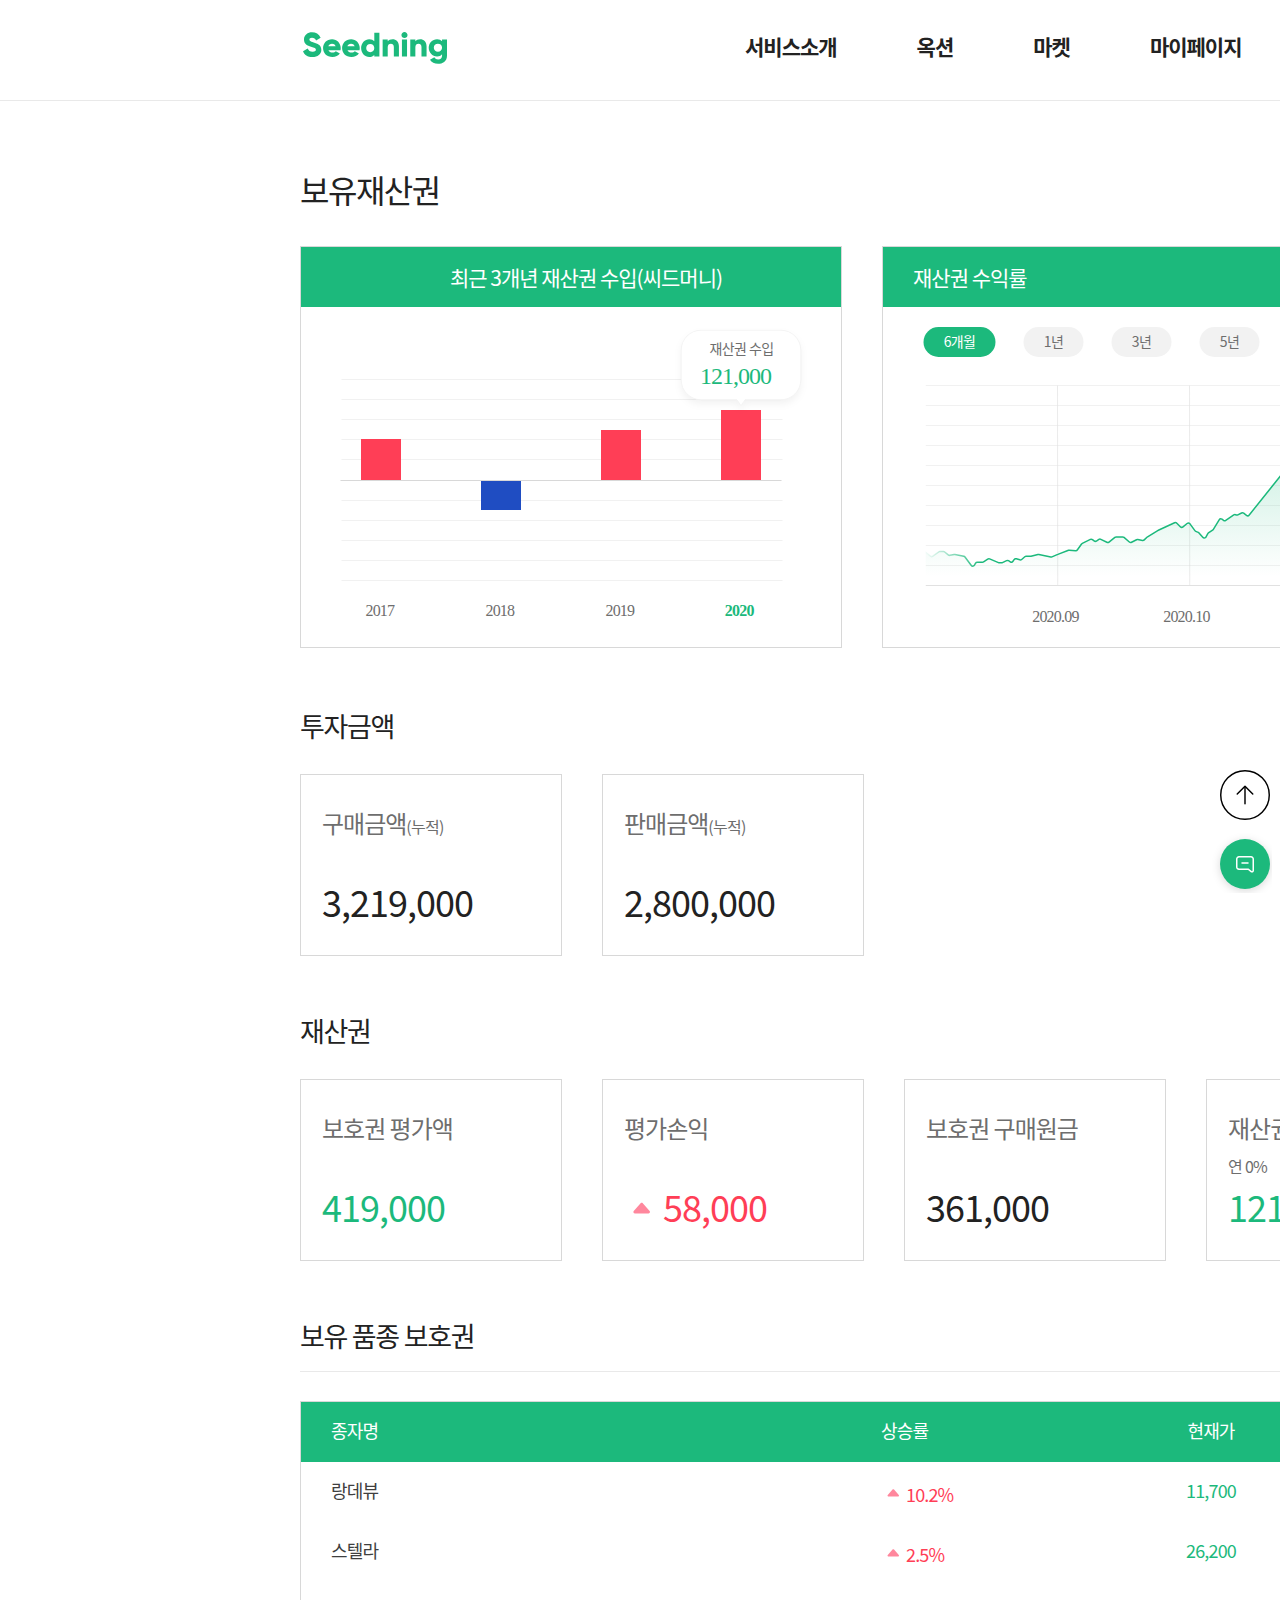
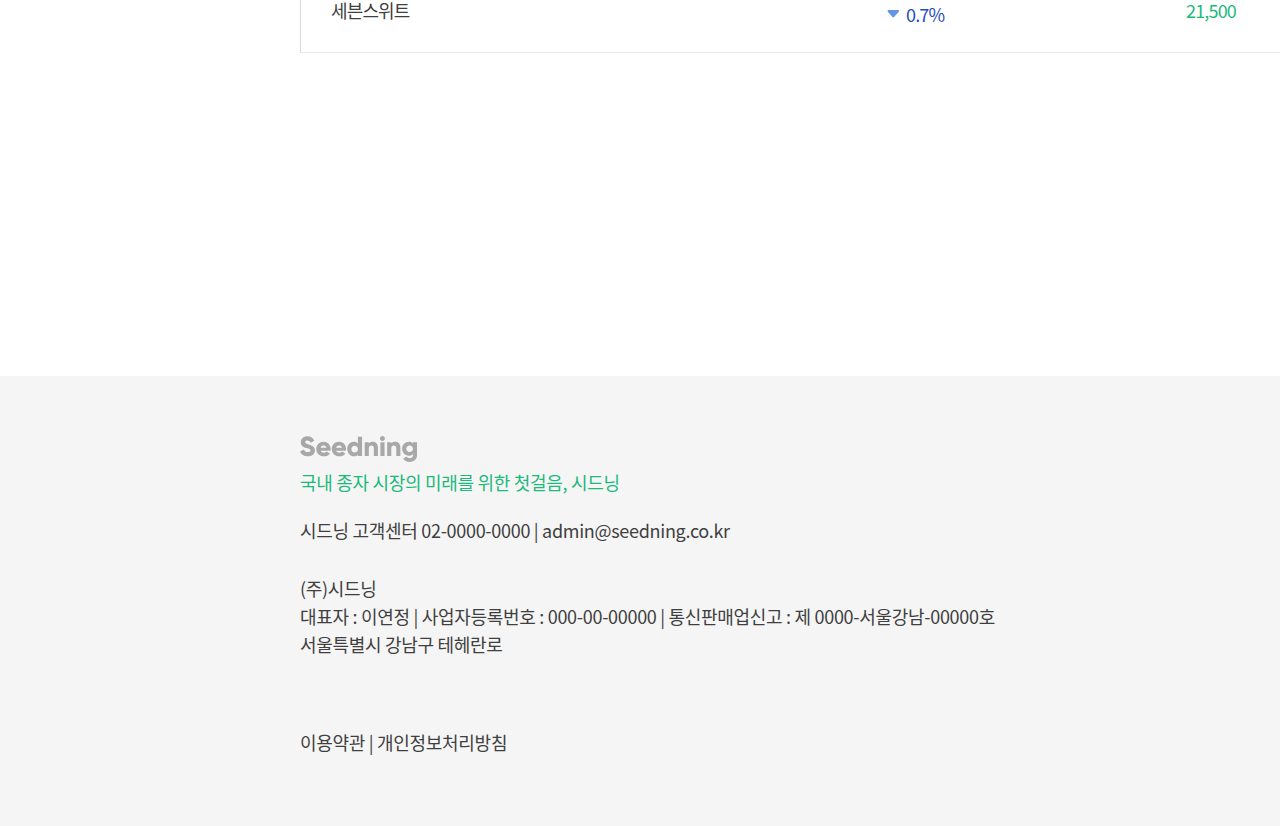
<file: myasset.html>
<!doctype html>
<html>
<head>
<meta charset="utf-8">
<title>MYPAGE</title>
<link rel = "stylesheet" type = "text/css" href="myasset.css"/>
<script src="toptapdiv.js"></script>
	
</head>

<body>
	<div id = "toptapdiv">
		<div id = "logodiv">
			<div id = "logoimg"><a href = "index.html"><img src = "image/logo.svg"></a></div>
		</div> <!--end logodiv-->

		<div id = "tapdiv">
			<ul id = "mainmenu">
					<li onMouseOver="height('260px')" onMouseOut="height('100px')"><a href = "#">서비스소개</a>
						<ul style = "left: -53px;">
							<li><a href = "#">시드닝이란</a></li>
						</ul>
					</li>

					<li onMouseOver="height('260px')" onMouseOut="height('100px')"><a href = "auction_ing.html">옥션</a>
						<ul  style = "left: -80px;">
							<li><a href = "auction_early.html">예정된옥션</a></li>
							<li><a href = "auction_ing.html">진행중인옥션</a></li>
							<li><a href = "auction_end.html">마감된옥션</a></li>
						</ul>
					</li>

					<li onMouseOver="height('260px')" onMouseOut="height('100px')"><a href = "market_home.html">마켓</a>
						<ul style = "left: -80px;">
							<li><a href = "#">추천</a></li>
							<li><a href = "#">판매가</a></li>
							<li><a href = "#">최근 조회</a></li>
							<li><a href = "#">관심</a></li>
						</ul>
					</li>

					<li onMouseOver="height('260px')" onMouseOut="height('100px')"><a href = "mypage.html">마이페이지</a>
						<ul style = "left: -50px;">
							<li><a href = "#">마이포켓</a></li>
							<li><a href = "myasset.html">마이에셋</a></li>
							<li><a href = "mypage.html">회원정보</a></li>
						</ul>
					</li>
				</ul>
		</div> <!--end tapdiv-->

		<div id = "memberdiv">
			<div id = "logindiv"><label id = "name">김원지</label>님 &nbsp;&nbsp;&nbsp;| </div>
			<div id = "alarmdiv"><button id = "alarm"></button></div>
		</div> <!--end logindiv-->
	</div> <!--end toptapdiv-->

	<div id = "maindiv">

		<div id = "holdmoneybox">
			<div id = "holdmoneyboxtitle">보유재산권</div>

			<div id = "threemonthbox">
				<div id = "threemonthboxtitle">최근 3개년 재산권 수입(씨드머니)</div>
				<div id = "graphdiv">

				</div>
			</div>

			<div id = "profitpercnetbox">
				<div id = "profitpercnetitle">재산권 수익률</div>
				<div id = "profitpercnetgraphdiv">
					<div id = "profitbuttondiv">
						<img src = "image/profit6month.svg" style = "margin-right: 23px;">
						<img src = "image/profit1year.svg" style = "margin-right: 23px;">
						<img src = "image/profit3year.svg" style = "margin-right: 23px;">
						<img src = "image/profit5year.svg">
					</div>

					<div id = "profitgraph">

					</div>
				</div>
			</div>
		</div> <!--end holdmoneybox-->

		<div id = "investmentdiv">
			<div id = "inverstmenttitle">투자금액</div>

			<div class = "investbox">
				<div class = "investtitle">구매금액<label class = "font">(누적)</label></div>
				<div class = "investmoney">3,219,000</div>
			</div>

			<div class = "investbox">
				<div class = "investtitle">판매금액<label class = "font">(누적)</label></div>
				<div class = "investmoney">2,800,000</div>
			</div>
		</div> <!--end investmentdiv-->

		<div id = "propertydiv">
			<div id = "propertytitle">재산권</div>

			<div class = "investbox">
				<div class = "investtitle">보호권 평가액</div>
				<div class = "investmoney" style = "color: #1cb97c;">419,000</div>
			</div>

			<div class = "investbox">
				<div class = "investtitle">평가손익</div>
				<div class = "investmoney" style = "color: #ff3e56;"><img src = "image/upprice.svg" class = "upanddown">58,000</div>
			</div>

			<div class = "investbox">
				<div class = "investtitle">보호권 구매원금</div>
				<div class = "investmoney">361,000</div>
			</div>

			<div class = "investbox">
				<div class = "investtitle">재산권금액<label class = "font">(20년 12월 기준)<br>연 0%</label></div>
				<div class = "investmoney" style = "color: #1cb97c;">121,000</div>
			</div>
		</div> <!--end propertydiv-->

		<div id = "holdmoneylist">
			<div id = "holdmoneylisttitle">보유 품종 보호권</div>
			<div id = "searchdiv">
				<img src = "image/searchicon_black.svg" style = "position: relative; top:5px;">
				<select name = "sigugun" class = "select_font">
					<option value = "" >최신순</option>
				</select>
			</div>

			<hr style = "width: 1321px; height: 1px; border:none; background-color: #e9e9e9; position: relative; top:20px;">

			<div id = "holdmoney">
				<div id = "holdtitlebox">
					<div id = "titlenamediv"><div id = "titlename">종자명</div></div>
					<div class = "holdpercnetdiv"><div class = "holdpercnet">상승률</div></div>
					<div class = "holdpercnetdiv" style = "text-align: center;"><div class = "holdpercnet">현재가</div></div>
					<div class = "holdpercnetdiv" style = "text-align: right;"><div class = "holdpercnet">평균 구매가</div></div>
				</div> <!--end biddingtitle-->

				<div id = "holdcontentbox">

					<div class = "holdcontent">
						<div class = "contentnamediv"><div class = "contentname">랑데뷰</div></div>
						<div class = "contentpercnetdiv"><div class = "contentpercnet uppercent"><img src = "image/upprice.svg" style  = "position: relative; top:4px;">10.2%</div></div>
						<div class = "contentpercnetdiv" style = "text-align: center;"><div class = "contentpercnet current">11,700</div></div>
						<div class = "contentpercnetdiv" style = "text-align: right;"><div class = "contentpercnet current" style = "color:#222222;">10,500</div></div>
					</div> <!--end holdcontent-->

					<div class = "holdcontent">
						<div class = "contentnamediv"><div class = "contentname">스텔라</div></div>
						<div class = "contentpercnetdiv"><div class = "contentpercnet uppercent"><img src = "image/upprice.svg" style  = "position: relative; top:4px;">2.5%</div></div>
						<div class = "contentpercnetdiv" style = "text-align: center;"><div class = "contentpercnet current">26,200</div></div>
						<div class = "contentpercnetdiv" style = "text-align: right;"><div class = "contentpercnet current" style = "color:#222222;">25,600</div></div>
					</div> <!--end holdcontent-->

					<div class = "holdcontent">
						<div class = "contentnamediv"><div class = "contentname">세븐스위트</div></div>
						<div class = "contentpercnetdiv"><div class = "contentpercnet downpercent"><img src = "image/downprice.svg" style  = "position: relative; top:4px;">0.7%</div></div>
						<div class = "contentpercnetdiv" style = "text-align: center;"><div class = "contentpercnet current">21,500</div></div>
						<div class = "contentpercnetdiv" style = "text-align: right;"><div class = "contentpercnet current" style = "color:#222222;">21,350</div></div>
					</div> <!--end holdcontent-->
				</div> <!--end holdcontentbox-->
			</div>

		</div> <!--end holdmoneylist-->

	</div>

	<div id = "footer">
		<img src = "image/footerlogo.svg"><br>
		<label class = "footerlabel" style = "color: #1cb97c; position: relative; top:10px;">국내 종자 시장의 미래를 위한 첫걸음, 시드닝<br></label>
		<label class = "footerlabel" style = "color: #3f3f3f; position: relative; top:40px;">시드닝 고객센터 02-0000-0000  |  admin@seedning.co.kr<br></label>
		<label class = "footerlabel" style = "color: #3f3f3f; position: relative; top:80px;">(주)시드닝<br></label>
		<label class = "footerlabel" style = "color: #3f3f3f; position: relative; top:90px;">대표자 : 이연정  |  사업자등록번호 : 000-00-00000  |  통신판매업신고 : 제 0000-서울강남-00000호<br></label>
		<label class = "footerlabel" style = "color: #3f3f3f; position: relative; top:100px;">서울특별시 강남구 테헤란로<br></label>
		<label class = "footerlabel" style = "color: #3f3f3f; position: relative; top:180px;">이용약관  |  개인정보처리방침<br></label>
		<img src = "image/footerfacebook.svg" style = "position: relative; top:155px; left: 1250px;">
		<img src = "image/footerblog.svg" style = "position: relative; top:158px; left: 1300px;">
	</div>

	<div id = "btndiv">
		<a href = "#"><button id = "up"></button></a>
		<button id = "chat"></button>
	</div>
</body>
</html>
</file>
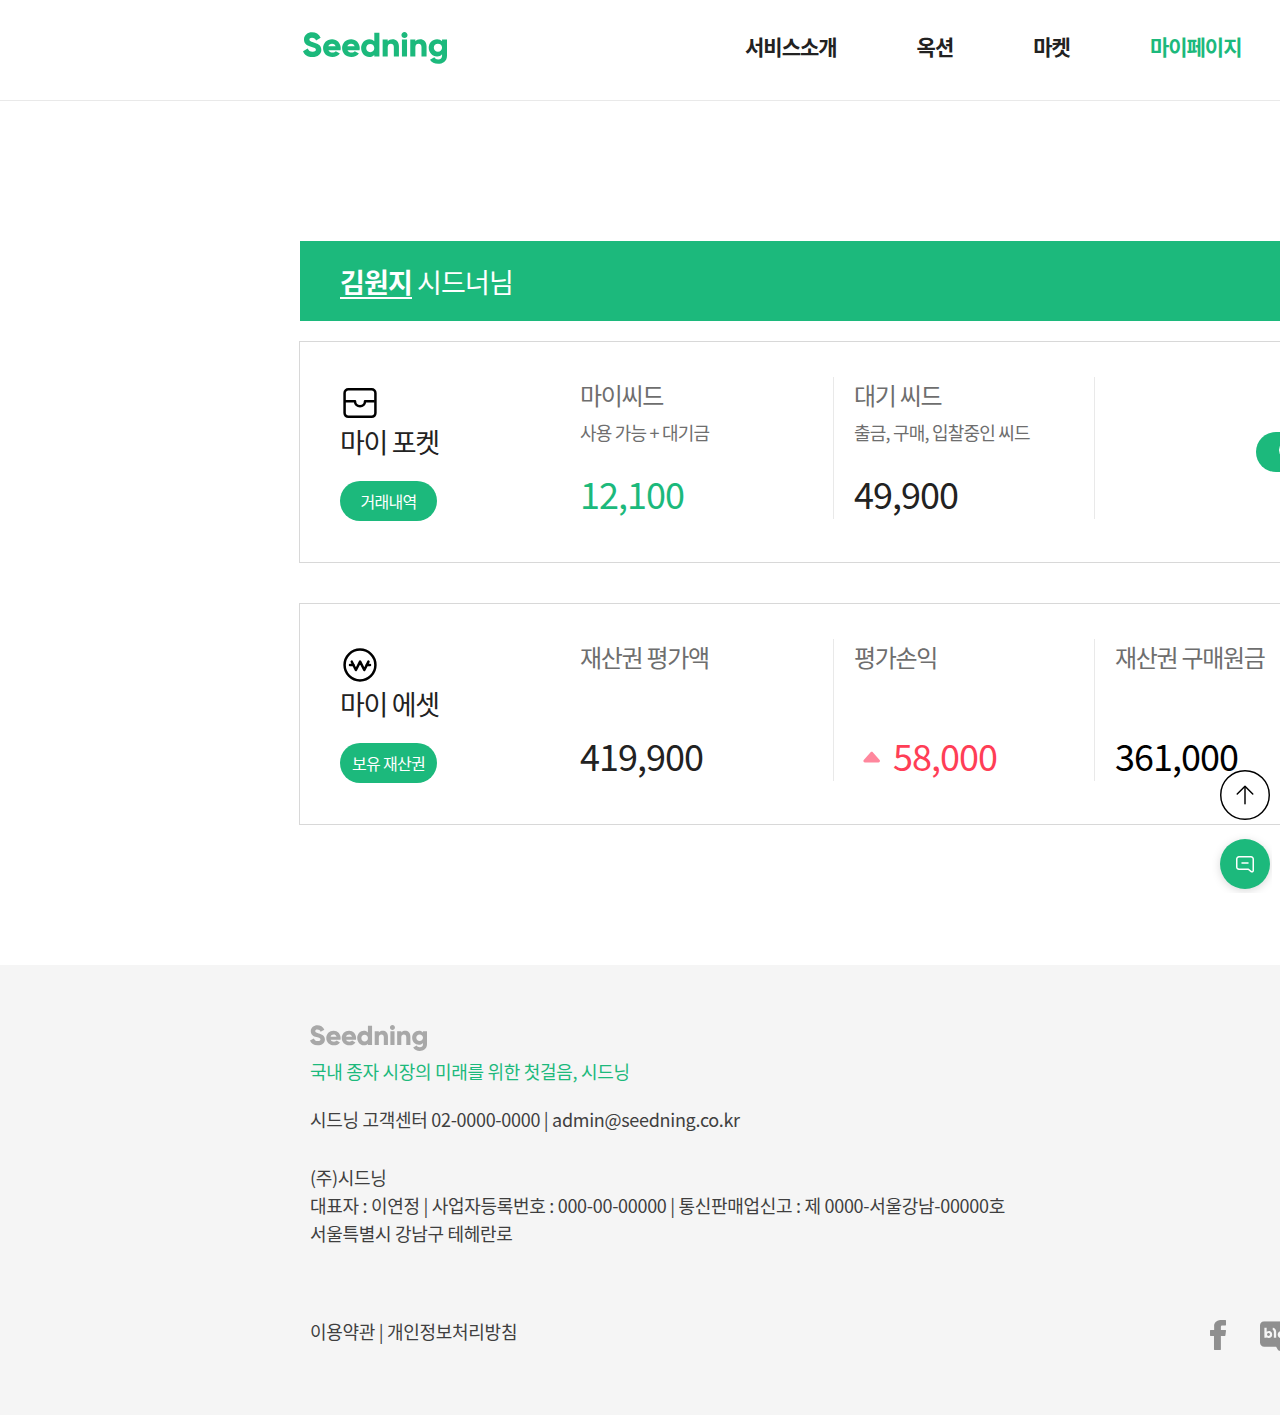
<file: mypage.html>
<!doctype html>
<html>
<head>
<meta charset="utf-8">
<title>MYPAGE</title>
<link rel = "stylesheet" type = "text/css" href="mypage.css"/>
<script src="toptapdiv.js"></script>
	
</head>

<body>

	<div id = "toptapdiv">
		<div id = "logodiv">
			<div id = "logoimg"><a href ="index.html"><img src = "image/logo.svg"></a></div>
		</div> <!--end logodiv-->

		 <div id = "tapdiv">
			<ul id = "mainmenu">
					<li onMouseOver="height('260px')" onMouseOut="height('100px')"><a href = "#">서비스소개</a>
						<ul style = "left: -53px;">
							<li><a href = "#">시드닝이란</a></li>
						</ul>
					</li>

					<li onMouseOver="height('260px')" onMouseOut="height('100px')"><a href = "auction_ing.html">옥션</a>
						<ul  style = "left: -80px;">
							<li><a href = "auction_early.html">예정된옥션</a></li>
							<li><a href = "auction_ing.html">진행중인옥션</a></li>
							<li><a href = "auction_end.html">마감된옥션</a></li>
						</ul>
					</li>

					<li onMouseOver="height('260px')" onMouseOut="height('100px')"><a href = "market_home.html">마켓</a>
						<ul style = "left: -80px;">
							<li><a href = "#">추천</a></li>
							<li><a href = "#">판매가</a></li>
							<li><a href = "#">최근 조회</a></li>
							<li><a href = "#">관심</a></li>
						</ul>
					</li>

					<li onMouseOver="height('260px')" onMouseOut="height('100px')"><a href = "mypage.html" style = "color:#1cb97c;">마이페이지</a>
						<ul style = "left: -50px;">
							<li><a href = "#">마이포켓</a></li>
							<li><a href = "myasset.html">마이에셋</a></li>
							<li><a href = "mypage.html">회원정보</a></li>
						</ul>
					</li>
				</ul>
		</div> <!--end tapdiv-->

		<div id = "memberdiv">
			<div id = "logindiv"><label id = "name">김원지</label>님 &nbsp;&nbsp;&nbsp;| </div>
			<div id = "alarmdiv"><button id = "alarm"></button></div>
		</div> <!--end logindiv-->
	</div> <!--end toptapdiv-->

	<div id = "accountboxdiv">
		<div id = "accountbox">
			<div id = "namediv"><div id = "namelabel"><label style = "font-weight: bold; margin-right: 5px; text-decoration: underline; text-underline-position: under;">김원지</label>시드너님</div></div>

			<div id = "accountregi"><button id = "accountbtn">농협 3020000002066 </button></div>
		</div>
	</div> <!--end accountboxdiv-->

	<div id = "pocketboxdiv">
		<div id = "pockettitle">
			<div id = "pocketicondiv"><img src = "image/pocketicon.svg"></div>
			<div id = "pocketlabeldiv">마이 포켓</div>
			<button id = "pockettitlebtn">거래내역</button>
		</div>

		<div id = "myseedbox">
			<div id = "myseedtitle">마이씨드<br><label class = "font">사용 가능 + 대기금</label></div>
			<div id = "myseedmoney">12,100</div>
		</div>

		<div id = "waitseedbox">
			<div id = "waitseedtitle">대기 씨드<br><label class = "font">출금, 구매, 입찰중인 씨드</label></div>
			<div id = "waitseedmoney">49,900</div>
		</div>
		<div id = "btnbox">
			<a href="chargepopup.html" onclick="window.open(this.href, '_blank', 'width=868px,height=623px,toolbars=no,scrollbars=no'); return false;"><button id = "seedchargebtn" ><img src = "image/accountplus.svg"><label  style = "position: relative; top:-5px;">씨드머니 충전</label></button></a>
			<button id = "seedwithdrawbtn"><img src = "image/accountminus.svg"><label  style = "position: relative; top:-5px;">씨드머니 출금</label></button>

		</div>

	</div> <!--end pocketboxdiv-->

	<div id = "assetboxdiv">
		<div id = "assettitle">
			<div id = "asseticondiv"><img src = "image/asseticon.svg"></div>
			<div id = "assetlabeldiv">마이 에셋 </div>
			<button id = "assettitlebtn" onclick = "location.href = 'myasset.html'">보유 재산권 </button>
		</div>

		<div id = "evaluationbox">
			<div id = "evaluationtitle">재산권 평가액</div>
			<div id = "evaluationmoney">419,900</div>
		</div>

		<div class = "assetbox">
			<div class = "assettitle">평가손익</div>
			<div class = "assetmoney" style = "color: #ff3e56;"><img src = "image/upprice.svg" class = "upanddown">58,000</div>
		</div>

		<div class = "assetbox">
			<div class = "assettitle">재산권 구매원금</div>
			<div class = "assetmoney">361,000</div>
		</div>

		<div class = "assetbox" style = "border:none;">
			<div class = "assettitle">재산권 수입<label class = "font">(20년 12월 기준)<br>연 0%</label></div>
			<div class = "assetmoney" style = "color: #1cb97c;">121,000</div>
		</div>
	</div> <!--end assetboxdiv-->

	<div id = "footer">
			<img src = "image/footerlogo.svg"><br>
			<label class = "footerlabel" style = "color: #1cb97c; position: relative; top:10px;">국내 종자 시장의 미래를 위한 첫걸음, 시드닝<br></label>
			<label class = "footerlabel" style = "color: #3f3f3f; position: relative; top:40px;">시드닝 고객센터 02-0000-0000  |  admin@seedning.co.kr<br></label>
			<label class = "footerlabel" style = "color: #3f3f3f; position: relative; top:80px;">(주)시드닝<br></label>
			<label class = "footerlabel" style = "color: #3f3f3f; position: relative; top:90px;">대표자 : 이연정  |  사업자등록번호 : 000-00-00000  |  통신판매업신고 : 제 0000-서울강남-00000호<br></label>
			<label class = "footerlabel" style = "color: #3f3f3f; position: relative; top:100px;">서울특별시 강남구 테헤란로<br></label>
			<label class = "footerlabel" style = "color: #3f3f3f; position: relative; top:180px;">이용약관  |  개인정보처리방침<br></label>
			<img src = "image/footerfacebook.svg" style = "position: relative; top:155px; left:900px;">
			<img src = "image/footerblog.svg" style = "position: relative; top:158px; left:930px;">
		</div>

	<div id = "btndiv">
		<a href = "#"><button id = "up"></button></a>
		<button id = "chat"></button>
	</div>

</body>
</html>
</file>
<file: index.css>
body{width:1920px; height:3157px; margin: 0 auto;}

#notificationdiv{width: 1920px; height: 60px; margin: 0 auto; background-color: #222222; position: fixed; top:0px;}
#announcediv{width: 500px; height: 60px; display: table; margin-left: 40px; float: left;}
#announceimg{width: 40px; height: 25px; text-align: center; display: table-cell; vertical-align: middle; position: relative; top:2px;}
#announcelabel{font-family: 'Noto Sans CJK KR'; font-size: 18px; font-weight: normal; font-stretch: normal; font-style: normal; line-height:normal; letter-spacing: -1px; color: #ffffff; margin-left: 5px; display: table-cell; vertical-align: middle;}
#detaildiv{width: 130px; height: 60px; display: table; margin-right: 50px; float: right;}
#detaillabel{font-family: 'Noto Sans CJK KR'; font-size: 14px; font-weight: 300; font-stretch: normal; font-style: normal; line-height:-0.8px; letter-spacing: -1px; color: #ffffff; margin-left: 5px; display: table-cell; vertical-align: middle;}
#detailimg{width: 40px; height: 25px; text-align: center; display: table-cell; vertical-align: middle; position: relative; top:2px;}

#toptapdiv{width: 1920px; height: 100px; margin: 0 auto; border-bottom:solid 1px #e9e9e9; position: fixed; top:60px; background-color: #ffffff;}
#logodiv{width: 150px; height: 100px; display: table; margin-left: 300px; float: left;}
#logoimg{width: 150px; height: 30px; text-align: center; display: table-cell; vertical-align: middle;}
#tapdiv{width: 600px; height: 100px; display: table; margin-left: 255px; float: left;}

#mainmenu{list-style-type:none; width: 600px; height: 100px;}
#mainmenu li{float: left; position: relative;margin: 15px 80px 0px 0px;}
#mainmenu li a{display: block; font-family: 'Noto Sans CJK KR'; font-size: 21px; font-weight: bold; font-stretch: normal; font-style: normal; line-height:normal; letter-spacing: -1px; color: #222222; text-decoration: none; }
#mainmenu li:hover > a{color: #1cb97c;}
#mainmenu ul{list-style-type:none; margin: 0; position: absolute; width: 200px; opacity: 0;}
#mainmenu ul li{float: none;}
#mainmenu ul li a{font-size: 14px; text-align: center; font-weight: normal;}
#mainmenu ul li:hover a{color: #1cb97c;}
#mainmenu li:hover ul{opacity: 1;}

#memberdiv{width: 200px; height: 100px; display: table; float: left; margin-right: 50px; float: right;}
#logindiv{width: 83px; height: 100px; text-align: center; display: table-cell; vertical-align: middle;}
#login{width: 83px; height: 40px; border-radius: 20px; border: solid 1px #e9e9e9; display: table;  outline: none; font-family: 'Noto Sans CJK KR'; font-size: 16px; font-weight: normal; font-stretch: normal; font-style: normal; line-height:-0.7px; letter-spacing: -1px; color: #222222; }
#joindiv{width: 97px; height: 100px; text-align: center; display: table-cell; vertical-align: middle; margin-left: 10px;}
#join{width: 97px; height: 40px; border-radius: 20px; background-color: #1cb97c; display: table; border: none; outline: none; font-family: 'Noto Sans CJK KR'; font-size: 16px; font-weight: normal; font-stretch: normal; font-style: normal; line-height:-0.7px; letter-spacing: -1px; color: #ffffff;}

.imagebannerdiv{width: 1620px; height: 335px; margin-top: 160px; background-image: url("image/mainbanner.jpg"); padding-left: 300px; padding-top: 110px;}
#bigtitle{font-family: 'Noto Sans CJK KR'; font-size: 48px; font-weight: 500; font-stretch: normal; font-style: normal; line-height:normal; letter-spacing: -2.4px; color: #ffffff;}
#smalltitle{margin-top: 25px; font-family: 'Noto Sans CJK KR'; font-size: 24px; font-weight: normal; font-stretch: normal; font-style: normal; line-height:1.38; letter-spacing: -1.2px; color: #ffffff;}
#goauction{margin-top: 35px; width: 280px; height: 50px;}
#goauctionbtn{width: 280px; height: 51px; border-radius: 25px; background-color: #ffffff; border: none; outline: none; font-family: 'Noto Sans CJK KR'; font-size: 21px; font-weight: 500; font-stretch: normal; font-style: normal; line-height:normal; letter-spacing: -1px; color: #1cb97c;}
#linediv{width: 180px; height: 3px; margin-top: 65px; float: left;}
#pagediv{width: 100px; height: 80px; margin-top: 30px; margin-right: 300px; float: right;}

#maindiv{width: 1320px;  height: 2060px; margin: 70px 0px 0px 300px; float: left;}
#deadlinediv{width: 1320px;  height: 620px;}
#deadlinetitlediv{width: 1320px;  height: 35px;  font-family:"Noto Sans CJK KR"; font-size: 27px; font-weight: 500; font-stretch: normal; font-style: normal; line-height: normal; letter-spacing: -1.3px; color: #222222; }
.auctiondiv{width: 400px; height: 520px; box-shadow: 0 0 20px 0 rgba(0, 0, 0, 0.03); background-color: #ffffff;  margin-top:37px; margin-right: 60px; float: left;}
.auctiontitlediv{width: 100px; height: 40px; background-color: #ffffff; display: table; text-align: left; float: left;padding-left: 30px;}
.auctiontitle{font-family:"Noto Sans CJK KR"; font-size:14px; font-weight: 500; font-stretch: normal; font-style: normal; line-height: normal; letter-spacing: -0.7px; color: #3f3f3f; display: table-cell; vertical-align: middle;}
.auctiontitledatediv{width: 100px; height: 40px; background-color: #ffffff; display: table; text-align: center; float: right; margin-right:30px;}
.auctiontitledate{font-family:"Noto Sans CJK KR"; font-size:14px; font-weight: normal; font-stretch: normal; font-style: normal; line-height: normal; letter-spacing: -0.67px; color: #3f3f3f; display: table-cell; vertical-align: middle;}
.auctionimagediv{width: 370px; height: 220px; margin-top: 40px; padding-top: 20px; padding-left: 30px;}
/*.auctionimagediv:hover {background-image: url("image/test1.jpg");}*/
.companydiv{height: 28px; border-radius: 5px; background-color: #afb2b3; text-align: center; font-family:"Noto Sans CJK KR"; font-size:18px; font-weight: 500; font-stretch: normal; font-style: normal; line-height: normal; letter-spacing: -0.8px; color: #ffffff; padding-left: 7px; padding-right: 7px;}
.plantnamediv{width: 300px;  height: 50px; font-family:"Noto Sans CJK KR"; font-size:36px; font-weight: normal; font-stretch: normal; font-style: normal; line-height: 2.14; letter-spacing: -0.88px; color: #ffffff; margin-top: 5px;}
.category{width: 300px;  height: 50px; font-family:"Noto Sans CJK KR"; font-size:21px; font-weight: normal; font-stretch: normal; font-style: normal; line-height: 1.25; letter-spacing: -1.5px; color: #ffffff; margin-top: 30px;}
.endtimediv{width: 400px; height: 60px; background-color: #222222; text-align: center; display: table;}
.endtimetitle{width: 150px; height: 60px; display: table-cell; vertical-align: middle; font-family:"Noto Sans CJK KR"; font-size:18px; font-weight: normal; font-stretch: normal; font-style: normal; line-height: normal; letter-spacing: -1px; color: #ffffff; text-align: right; position: relative; top:-2px;}
.endtimer{width: 150px; height: 60px; display: table-cell; vertical-align: middle; font-family:"Noto Sans CJK KR"; font-size:18px; font-weight: bold; font-stretch: normal; font-style: normal; line-height: normal; letter-spacing: -1.1px; color: #ffffff; text-align: left; position: relative; left:10px;}
.pricediv{width: 400px; height: 114px; margin-top: 5px;}
.pricelinediv{width: 400px; height: 38px;}
.price_left{width:150px; height: 38px; display: table; text-align: center; float: left; margin-right: 50px;}
.startlabel{display: table-cell; vertical-align: middle; font-family:"Noto Sans CJK KR"; font-size:18px; font-weight: 500; font-stretch: normal; font-style: normal; line-height: normal; letter-spacing: -0.8px; color: #3f3f3f; text-align: left; padding-left:30px;}
.price_right{width:200px; height: 38px; display: table; text-align: center; float: left;}
.startpricelabel{display: table-cell; vertical-align: middle; font-family:"Noto Sans CJK KR"; font-size:18px; font-weight: 500; font-stretch: normal; font-style: normal; line-height: normal; letter-spacing: -0.8px; color: #1cb97c; text-align: right; padding-right:30px;}
.toplowlabel{display: table-cell; vertical-align: middle; font-family:"Noto Sans CJK KR"; font-size:18px; font-weight: 500; font-stretch: normal; font-style: normal; line-height: normal; letter-spacing: -0.8px; color: #6e6e6e; text-align: left; padding-left:30px;}
.toplowpricelabel{display: table-cell; vertical-align: middle; font-family:"Noto Sans CJK KR"; font-size:18px; font-weight: 500; font-stretch: normal; font-style: normal; line-height: normal; letter-spacing: -0.8px; color: #3f3f3f; text-align: right; padding-right:30px;}
.weekdiv{width: 400px; height: 50px;}
.week_left{width:120px; height: 38px; display: table; text-align: center; float: left; margin-right: 50px; text-align: left; padding-left:30px;}
.week_right{width:170px; height: 38px; display: table; text-align: center; float: left; text-align: right; padding-right:30px;}
.weeklabel{display: table-cell; vertical-align: middle; font-family:"Noto Sans CJK KR"; font-size:18px; font-weight: 500; font-stretch: normal; font-style: normal; line-height: normal; letter-spacing: -0.9px; color: #222222;}
.percentlabel{display: table-cell; vertical-align: middle; font-family:"Noto Sans CJK KR"; font-size:18px; font-weight: 600; font-stretch: normal; font-style: normal; line-height: normal; letter-spacing: -0.9px; color: #1cb97c;}
.progressbardiv{width: 400px; height: 10px; margin: 0 auto; background-color: #ffffff;}
.progressbar{width: 80%; height: 10px; background-color: #1cb97c;}

#bannerdiv{width: 1320px; height: 200px; background-image: url("image/maincenterbanner.svg"); margin-top: 110px;}

#livelinkdiv{width: 287px; height: 536px; margin-top: 139px; float: left;}
#livelinktitle{width: 287px; height: 36px; text-align: left; font-family:"Noto Sans CJK KR"; font-size:27px; font-weight: 500; font-stretch: normal; font-style: normal; line-height: normal; letter-spacing: -1.3px; color: #222222;}
#linkbtndiv{width: 287px; height: 40px; margin-top: 20px;}
.btndiv{width: 130px; height: 40px; float: left;}
#manybtn{width: 130px; height: 40px; border-radius: 20px; background-color: #1cb97c; border: none; outline: none; font-family:"Noto Sans CJK KR"; font-size:16px; font-weight: normal; font-stretch: normal; font-style: normal; line-height: normal; letter-spacing: -0.7px; text-align: center; color: #ffffff;}
#moneytopbtn{width: 130px; height: 40px; border-radius: 20px;  border: solid 1px #e9e9e9; background-color: #ffffff; outline: none; font-family:"Noto Sans CJK KR"; font-size:16px; font-weight: normal; font-stretch: normal; font-style: normal; line-height: normal; letter-spacing: -0.7px; text-align: center; color: #222222;}
#linkboxdiv{width: 287px; height: 435px;}
.linkline{width: 287px; height: 50px; text-align: left; display: table; margin-top: 33px;}
.linknum{width:21px; height: 48px; font-family:"Noto Sans CJK KR"; font-size:16px; font-weight: bold;font-stretch: normal; font-style: normal; line-height: normal; letter-spacing: -0.7px; text-align: left; color: #1cb97c; padding-left: 5px; float: left; margin-top: 3px;}
.seedname{width:130px; height: 30px; font-family:"Noto Sans CJK KR"; font-size:21px; font-weight: 500; font-stretch: normal; font-style: normal; line-height: normal; letter-spacing: -1px; text-align: left; color: #222222; float: left;}
.comname{width:100px; height: 20px; font-family:"Noto Sans CJK KR"; font-size:16px; font-weight: normal; font-stretch: normal; font-style: normal; line-height: normal; letter-spacing: -0.8px; text-align: left; color: #6e6e6e; float: left; position: relative; right: 128px; top:30px;}
.linkprice{width:30px; height: 30px; font-family:"Noto Sans CJK KR"; font-size:16px; font-weight: normal; font-stretch: normal; font-style: normal; line-height: normal; letter-spacing: -0.8px; text-align: left; color: #222222; float: left;}
.upprice{width:160px; height: 25px; float: right; text-align: right; position: relative; left: 58px;}

.upnum{width:45px; height: 25px; font-family:"Noto Sans CJK KR"; font-size:16px; font-weight: normal; font-stretch: normal; font-style: normal; line-height: normal; letter-spacing: -0.8px; text-align: right; color: #ff3e56; float: left;margin-right: 5px;}
.uppercent{width:4px; height: 25px; font-family:"Noto Sans CJK KR"; font-size:16px; font-weight: normal; font-stretch: normal; font-style: normal; line-height: normal; letter-spacing: -0.8px; text-align: left; color: #ff3e56; float: left;}
.downprice{width:160px; height: 25px; float: right; text-align: right; position: relative; left: 58px;}
.downnum{width:45px; height: 25px; font-family:"Noto Sans CJK KR"; font-size:16px; font-weight: normal; font-stretch: normal; font-style: normal; line-height: normal; letter-spacing: -0.8px; text-align: right; color: #1f4dc2; float: left; margin-right: 5px;}
.downpercent{width:4px; height: 25px; font-family:"Noto Sans CJK KR"; font-size:16px; font-weight: normal; font-stretch: normal; font-style: normal; line-height: normal; letter-spacing: -0.8px; text-align: left; color: #1f4dc2; float: left;}

#newauctiondiv{width: 860px; height: 543px; float: left; margin-top: 139px; margin-left: 170px;}
#newauctiontitle{width: 790px; height: 36px; text-align: left; font-family:"Noto Sans CJK KR"; font-size:27px; font-weight: 500; font-stretch: normal; font-style: normal; line-height: normal; letter-spacing: -1.3px; color: #222222; float: left;}
#newacutionbtn{width: 70px; height: 36px; float: right;}

#opendiv{width: 1319px; height: 260px; margin-top: 800px; background-image: url("image/openback.jpg"); text-align: center;}
#opentitle{width:400px; font-family:"Noto Sans CJK KR"; font-size:36px; font-weight: 500; font-stretch: normal; font-style: normal; line-height: 1.25; letter-spacing: -1.7px; text-align: center; color: #ffffff; margin: 0 auto; position: relative; top:60px;}
#openbtn{width: 97px; height: 40px; margin: 0 auto; position: relative; top:75px; border-radius: 20px; background-color: #1cb97c; text-align: center; font-family:"Noto Sans CJK KR"; font-size:16px; font-weight: normal; font-stretch: normal; font-style: normal; line-height: normal; letter-spacing: -0.7px; color: #ffffff; border: none; outline: none;}

#btndiv{width: 50px; height: 120px; float: left; position:fixed; bottom:10px; left:1890px;}
#up{width:50px; height: 50px; background-image: url("image/uppageicon.svg"); border: none; outline: none; background-color: transparent;}
#chat{width:60px; height: 60px; background-image: url("image/chaticon.svg"); border: none; outline: none; background-color: transparent; position: relative; top:10px; right: 8px;}

#footer{width: 1620px; height: 390px; background-color: #f5f5f5; position: relative; left:-305px; top:190px; padding-left: 310px; padding-top: 60px;}
.footerlabel{font-family:"Noto Sans CJK KR"; font-size:18px; font-weight: 300; font-stretch: normal; font-style: normal; line-height: 1.67px; letter-spacing: -0.3px;}

#homehover1:hover {background-image: url("image/homhover1.png");}
#homehover2:hover {background-image: url("image/homhover2.png");}
#homehover3:hover {background-image: url("image/homhover3.png");}
#homehover4:hover {background-image: url("image/homhover4.png");}
#homehover5:hover {background-image: url("image/homhover5.png");}
</file>
<file: auction_detail_early.css>
body{width:1920px; height:1350px; margin: 0 auto;}

#notificationdiv{width: 1920px; height: 60px; margin: 0 auto; background-color: #222222;}
#announcediv{width: 500px; height: 60px; display: table; margin-left: 40px; float: left;}
#announceimg{width: 40px; height: 25px; text-align: center; display: table-cell; vertical-align: middle; position: relative; top:2px;}
#announcelabel{font-family: 'Noto Sans CJK KR'; font-size: 18px; font-weight: normal; font-stretch: normal; font-style: normal; line-height:normal; letter-spacing: -1px; color: #ffffff; margin-left: 5px; display: table-cell; vertical-align: middle;}
#detaildiv{width: 130px; height: 60px; display: table; margin-right: 50px; float: right;}
#detaillabel{font-family: 'Noto Sans CJK KR'; font-size: 14px; font-weight: 300; font-stretch: normal; font-style: normal; line-height:-0.8px; letter-spacing: -1px; color: #ffffff; margin-left: 5px; display: table-cell; vertical-align: middle;}
#detailimg{width: 40px; height: 25px; text-align: center; display: table-cell; vertical-align: middle; position: relative; top:2px;}

#toptapdiv{width: 1920px; height: 100px; margin: 0 auto; border-bottom:solid 1px #e9e9e9;}
#logodiv{width: 150px; height: 100px; display: table; margin-left: 300px; float: left;}
#logoimg{width: 150px; height: 30px; text-align: center; display: table-cell; vertical-align: middle;}
#tapdiv{width: 900px; height: 100px; display: table; margin-left: 255px; float: left;}

#mainmenu{list-style-type:none; width: 600px; height: 100px;}
#mainmenu li{float: left; position: relative;margin: 15px 80px 0px 0px;}
#mainmenu li a{display: block; font-family: 'Noto Sans CJK KR'; font-size: 21px; font-weight: bold; font-stretch: normal; font-style: normal; line-height:normal; letter-spacing: -1px; color: #222222; text-decoration: none;}
#mainmenu li:hover > a{color: #1cb97c;}
#mainmenu li:checked > a{color: #1cb97c;}
#mainmenu ul{list-style-type:none; margin: 0; position: absolute; width: 200px; opacity: 0;}
#mainmenu ul li{float: none;}
#mainmenu ul li a{font-size: 14px; text-align: center; font-weight: normal;}
#mainmenu ul li:hover a{color: #1cb97c;}
#mainmenu ul li:checked a{color: #1cb97c;}
#mainmenu li:hover ul{opacity: 1;}
#mainmenu li:checked ul{opacity: 1;}

#memberdiv{width: 200px; height: 100px; display: table; float: left; margin-right: 50px; float: right;}
#logindiv{width: 83px; height: 100px; text-align: center; display: table-cell; vertical-align: middle;}
#login{width: 83px; height: 40px; border-radius: 20px; border: solid 1px #e9e9e9; display: table;  outline: none; font-family: 'Noto Sans CJK KR'; font-size: 16px; font-weight: normal; font-stretch: normal; font-style: normal; line-height:-0.7px; letter-spacing: -1px; color: #222222; }
#joindiv{width: 97px; height: 100px; text-align: center; display: table-cell; vertical-align: middle; margin-left: 10px;}
#join{width: 97px; height: 40px; border-radius: 20px; background-color: #1cb97c; display: table; border: none; outline: none; font-family: 'Noto Sans CJK KR'; font-size: 16px; font-weight: normal; font-stretch: normal; font-style: normal; line-height:-0.7px; letter-spacing: -1px; color: #ffffff;}

#seedboxdiv{width: 1320px; height: 420px; margin: 60px auto 0px;}
#seedphotodiv{width:300px; height: 300px; background-color: #f5f5f5; float: left;}
#companyname{width:950px; float: left; padding-left: 27px;}
#comnamelabel{height: 35px; border-radius: 5px; background-color: #1cb97c; display: table; text-align: center; position: relative; padding-left: 5px; padding-right: 5px; margin-left: 27px;font-family: 'Noto Sans CJK KR'; font-size: 24px; font-weight: 500; font-stretch: normal; font-style: normal; line-height:normal; letter-spacing: -1.1px; color: #ffffff; display: table-cell; vertical-align: middle;}
#seedname{width:950px; float: left; padding-left: 27px; margin-top: 27px;}
#seednamelabel{height: 50px; font-family: 'Noto Sans CJK KR'; font-size: 48px; font-weight: normal; font-stretch: normal; font-style: normal; line-height:0.94; letter-spacing: -2.3px; color: #222222; float: left;}
#category{width:950px; float: left; padding-left: 27px; margin-top: 27px;}
#categorylabel{height: 50px; font-family: 'Noto Sans CJK KR'; font-size: 21px; font-weight: normal; font-stretch: normal; font-style: normal; line-height:0.94; letter-spacing: -2.3px; color: #6e6e6e; float: left;}
#rightbox{width:300px; height: 100px;float: right; text-align: right; margin-top: 15px;}
.left{width:80px; height: 25px; float: left; text-align: left; font-family: 'Noto Sans CJK KR'; font-size: 21px; font-weight: normal; font-stretch: normal; font-style: normal; line-height:normal; letter-spacing: -1px; color: #6e6e6e; margin-bottom: 10px;}
.right{width:200px; height: 25px; float: right; text-align: right; font-family: 'Noto Sans CJK KR'; font-size: 21px; font-weight: bold; font-stretch: normal; font-style: normal; line-height:normal; letter-spacing: -1px; color: #000000; margin-bottom: 10px;}
#opentime{width:300px; height: 25px;font-family: 'Noto Sans CJK KR'; font-size: 21px; font-weight: normal; font-stretch: normal; font-style: normal; line-height:normal; letter-spacing: -1px; color: #6e6e6e; float: left; margin-top: 80px; margin-left: 27px;}
#progressbardiv{width: 1320px; height: 10px; margin: 0 auto; background-color: #ffffff;}
#progressbar{width: 80%; height: 10px; background-color: #1cb97c;}
#progressdiv{width: 1320px; height: 25px; margin:8px auto 0px;}
#totalpro{width:95px; font-family: 'Noto Sans CJK KR'; font-size: 21px; font-weight: 500; font-stretch: normal; font-style: normal; line-height:normal; letter-spacing: -1px; color: #222222; float: left;}
#currentpro{width:130px; font-family: 'Noto Sans CJK KR'; font-size: 21px; font-weight: normal; font-stretch: normal; font-style: normal; line-height:normal; letter-spacing: -1px; color: #6e6e6e; float: left; text-align: right;}
#percent{width:130px; font-family: 'Noto Sans CJK KR'; font-size: 21px; font-weight: bold; font-stretch: normal; font-style: normal; line-height:normal; letter-spacing: -1px; color: #1cb97c; float: right; text-align: right; position: relative; top:-25px;}

#contenttapdiv{width:860px; height: 60px; margin-top: 95px; margin-left:300px; float: left;}
.tap{display: none;}
.tap + label{width: 420px; height: 60px; float: left; text-align: center; border: none; border-bottom: solid 1px #e9e9e9; outline:none; background-color: transparent; font-family: 'Noto Sans CJK KR'; font-size: 24px; font-weight: normal; font-stretch: normal; font-style: normal; line-height:normal; letter-spacing: -1.14px; color: #6e6e6e;}
.tap:checked + label{border-bottom: solid 4px #222222; color: #222222;}
#contentboxdiv{width: 860px; height: 700px; margin-top: 195px; margin-left:300px;}
#biddingbox{width: 870px; height: 700px;}
#biddingtitle{width: 870px; height: 60px; background-color: #1cb97c;}
#titlepricediv{width:320px; height: 60px; padding-left: 30px; display: table; float: left;}
#titleprice{font-family: 'Noto Sans CJK KR'; font-size: 18px; font-weight: normal; font-stretch: normal; font-style: normal; line-height:normal; letter-spacing: -0.86px; color: #ffffff; display: table-cell; vertical-align: middle;}
#titlenumdiv{width:135px; height: 60px;display: table; float: left; text-align: center;}
#titlenum{font-family: 'Noto Sans CJK KR'; font-size: 18px; font-weight: normal; font-stretch: normal; font-style: normal; line-height:normal; letter-spacing: -0.86px; color: #ffffff; display: table-cell; vertical-align: middle;}
#titleresultdiv{width:320px; height: 60px; padding-right: 30px; display: table; float: left; text-align: right;}
#titleresult{font-family: 'Noto Sans CJK KR'; font-size: 18px; font-weight: normal; font-stretch: normal; font-style: normal; line-height:normal; letter-spacing: -0.86px; color: #ffffff; display: table-cell; vertical-align: middle;}
#biddingcontent{width:870px; height: 580px; border-bottom:solid 1px #e9e9e9;display: table;}
#earlydiv{width: 160px; height: 60px; font-family: 'Noto Sans CJK KR'; font-size: 21px; font-weight: normal; font-stretch: normal; font-style: normal; line-height:1.14; letter-spacing: -1px; color: #6e6e6e; text-align: center;display: table-cell; vertical-align: middle;}
#biddingtotal{width: 870px; height: 60px;}
#totalpricediv{width:320px; height: 60px; padding-left: 30px; display: table; float: left;}
#totalprice{font-family: 'Noto Sans CJK KR'; font-size: 18px; font-weight: normal; font-stretch: normal; font-style: normal; line-height:normal; letter-spacing: -0.86px; color: #222222; display: table-cell; vertical-align: middle;}
#totalnumdiv{width:135px; height: 60px;display: table; float: left; text-align: center;}
#totalnum{font-family: 'Noto Sans CJK KR'; font-size: 18px; font-weight: normal; font-stretch: normal; font-style: normal; line-height:normal; letter-spacing: -0.86px; color: #222222; display: table-cell; vertical-align: middle;}
#ressetdiv{width:320px; height: 60px; padding-right: 30px;float: left; text-align: right;}
#resetbtn{width: 109px; height: 40px; border-radius: 24px; border: solid 1px #e9e9e9; background-color: transparent; margin-top: 12px; font-family: 'Noto Sans CJK KR'; font-size: 15px; font-weight: normal; font-stretch: normal; font-style: normal; line-height:normal; letter-spacing: -0.86px; color: #222222;}

#infobox{width: 850px; height: 700px; background-color: #18A29B; position: relative; top:-700px; visibility: hidden;}


#endboxdiv{width: 420px; height: 180px; box-shadow: 0 2px 20px 0 rgba(0, 0, 0, 0.05); border: solid 0.5px #6e6e6e; background-color: #ffffff; float: right; position: relative; bottom:800px; right:300px;}
#endboxtitle{width: 360px; height: 80px; border-bottom: solid 1px #e9e9e9; margin: 0 auto;}
#endboxtitlelabel{width: 150px; height: 40px; font-family: 'Noto Sans CJK KR'; font-size: 24px; font-weight: 500; font-stretch: normal; font-style: normal; line-height:normal; letter-spacing: -0.86px; color: #222222; text-align: center; position: relative; top:20px;}
#datediv{width: 240px; height: 30px; font-family: 'Noto Sans CJK KR'; font-size: 21px; font-weight: 500; font-stretch: normal; font-style: normal; line-height:normal; letter-spacing: -1px; color: #1cb97c; text-align: center; margin:30px auto 0px;}

#precautiondiv{width: 425px; height: 400px; float:right; position: relative; bottom: 600px; left:120px;}
#precautiontitlediv{width: 425px; height: 45px; border-bottom: solid 2px #222222;}
#precautiontitle{width: 100px; height: 40px; font-family: 'Noto Sans CJK KR'; font-size: 24px; font-weight: 500; font-stretch: normal; font-style: normal; line-height:normal; letter-spacing: -0.86px; color: #222222; text-align: center; position: relative; top:5px;}
#precaution{width: 425px; height: 300px; margin-top: 15px; font-family: 'Noto Sans CJK KR'; font-size: 18px; font-weight: 300; font-stretch: normal; font-style: normal; line-height:normal; letter-spacing: -0.86px; color: #3f3f3f; margin-left: 3px;}

#footer{width: 1620px; height: 390px; background-color: #f5f5f5; position: relative; top:140px; padding-left: 310px; padding-top: 60px;}
.footerlabel{font-family:"Noto Sans CJK KR"; font-size:18px; font-weight: 300; font-stretch: normal; font-style: normal; line-height: 1.67px; letter-spacing: -0.3px;}

#btndiv{width: 50px; height: 120px; float: right; position:fixed;bottom:10px;right:10px;}
#up{width:50px; height: 50px; background-image: url("image/uppageicon.svg"); border: none; outline: none; background-color: transparent;}
#chat{width:60px; height: 60px; background-image: url("image/chaticon.svg"); border: none; outline: none; background-color: transparent; position: relative; top:10px; right: 8px;}
</file>
<file: auction_detail_end.css>
body{width:1920px; height: 1720px; margin: 0 auto;}

#notificationdiv{width: 1920px; height: 60px; margin: 0 auto; background-color: #222222;}
#announcediv{width: 500px; height: 60px; display: table; margin-left: 40px; float: left;}
#announceimg{width: 40px; height: 25px; text-align: center; display: table-cell; vertical-align: middle; position: relative; top:2px;}
#announcelabel{font-family: 'Noto Sans CJK KR'; font-size: 18px; font-weight: normal; font-stretch: normal; font-style: normal; line-height:normal; letter-spacing: -1px; color: #ffffff; margin-left: 5px; display: table-cell; vertical-align: middle;}
#detaildiv{width: 130px; height: 60px; display: table; margin-right: 50px; float: right;}
#detaillabel{font-family: 'Noto Sans CJK KR'; font-size: 14px; font-weight: 300; font-stretch: normal; font-style: normal; line-height:-0.8px; letter-spacing: -1px; color: #ffffff; margin-left: 5px; display: table-cell; vertical-align: middle;}
#detailimg{width: 40px; height: 25px; text-align: center; display: table-cell; vertical-align: middle; position: relative; top:2px;}

#toptapdiv{width: 1920px; height: 100px; margin: 0 auto; border-bottom:solid 1px #e9e9e9;}
#logodiv{width: 150px; height: 100px; display: table; margin-left: 300px; float: left;}
#logoimg{width: 150px; height: 30px; text-align: center; display: table-cell; vertical-align: middle;}
#tapdiv{width: 900px; height: 100px; display: table; margin-left: 255px; float: left;}

#mainmenu{list-style-type:none; width: 600px; height: 100px;}
#mainmenu li{float: left; position: relative;margin: 15px 80px 0px 0px;}
#mainmenu li a{display: block; font-family: 'Noto Sans CJK KR'; font-size: 21px; font-weight: bold; font-stretch: normal; font-style: normal; line-height:normal; letter-spacing: -1px; color: #222222; text-decoration: none;}
#mainmenu li:hover > a{color: #1cb97c;}
#mainmenu li:checked > a{color: #1cb97c;}
#mainmenu ul{list-style-type:none; margin: 0; position: absolute; width: 200px; opacity: 0;}
#mainmenu ul li{float: none;}
#mainmenu ul li a{font-size: 14px; text-align: center; font-weight: normal;}
#mainmenu ul li:hover a{color: #1cb97c;}
#mainmenu ul li:checked a{color: #1cb97c;}
#mainmenu li:hover ul{opacity: 1;}
#mainmenu li:checked ul{opacity: 1;}

#memberdiv{width: 200px; height: 100px; display: table; float: left; margin-right: 50px; float: right;}
#logindiv{width: 83px; height: 100px; text-align: center; display: table-cell; vertical-align: middle;}
#login{width: 83px; height: 40px; border-radius: 20px; border: solid 1px #e9e9e9; display: table;  outline: none; font-family: 'Noto Sans CJK KR'; font-size: 16px; font-weight: normal; font-stretch: normal; font-style: normal; line-height:-0.7px; letter-spacing: -1px; color: #222222; }
#joindiv{width: 97px; height: 100px; text-align: center; display: table-cell; vertical-align: middle; margin-left: 10px;}
#join{width: 97px; height: 40px; border-radius: 20px; background-color: #1cb97c; display: table; border: none; outline: none; font-family: 'Noto Sans CJK KR'; font-size: 16px; font-weight: normal; font-stretch: normal; font-style: normal; line-height:-0.7px; letter-spacing: -1px; color: #ffffff;}

#seedboxdiv{width: 1320px; height: 420px; margin: 60px auto 0px;}
#seedphotodiv{width:300px; height: 300px; background-color: #f5f5f5; float: left;}
#companyname{width:950px; float: left; padding-left: 27px;}
#comnamelabel{height: 35px; border-radius: 5px; background-color: #1cb97c; display: table; text-align: center; position: relative; padding-left: 5px; padding-right: 5px; margin-left: 27px;font-family: 'Noto Sans CJK KR'; font-size: 24px; font-weight: 500; font-stretch: normal; font-style: normal; line-height:normal; letter-spacing: -1.1px; color: #ffffff; display: table-cell; vertical-align: middle;}
#seedname{width:950px; float: left; padding-left: 27px; margin-top: 27px;}
#seednamelabel{height: 50px; font-family: 'Noto Sans CJK KR'; font-size: 48px; font-weight: normal; font-stretch: normal; font-style: normal; line-height:0.94; letter-spacing: -2.3px; color: #222222; float: left;}
#category{width:950px; float: left; padding-left: 27px; margin-top: 27px;}
#categorylabel{height: 50px; font-family: 'Noto Sans CJK KR'; font-size: 21px; font-weight: normal; font-stretch: normal; font-style: normal; line-height:0.94; letter-spacing: -2.3px; color: #6e6e6e; float: left;}
#rightbox{width:300px; height: 100px;float: right; text-align: right; margin-top: 15px;}
.left{width:80px; height: 25px; float: left; text-align: left; font-family: 'Noto Sans CJK KR'; font-size: 21px; font-weight: normal; font-stretch: normal; font-style: normal; line-height:normal; letter-spacing: -1px; color: #6e6e6e; margin-bottom: 10px;}
.right{width:200px; height: 25px; float: right; text-align: right; font-family: 'Noto Sans CJK KR'; font-size: 21px; font-weight: bold; font-stretch: normal; font-style: normal; line-height:normal; letter-spacing: -1px; color: #000000; margin-bottom: 10px;}
#opentime{width:300px; height: 25px;font-family: 'Noto Sans CJK KR'; font-size: 21px; font-weight: normal; font-stretch: normal; font-style: normal; line-height:normal; letter-spacing: -1px; color: #6e6e6e; float: left; margin-top: 80px; margin-left: 27px;}
#progressbardiv{width: 1320px; height: 10px; margin: 0 auto; background-color: #ffffff;}
#progressbar{width: 80%; height: 10px; background-color: #1cb97c;}
#progressdiv{width: 1320px; height: 25px; margin:8px auto 0px;}
#totalpro{width:95px; font-family: 'Noto Sans CJK KR'; font-size: 21px; font-weight: 500; font-stretch: normal; font-style: normal; line-height:normal; letter-spacing: -1px; color: #222222; float: left;}
#currentpro{width:130px; font-family: 'Noto Sans CJK KR'; font-size: 21px; font-weight: normal; font-stretch: normal; font-style: normal; line-height:normal; letter-spacing: -1px; color: #6e6e6e; float: left; text-align: right;}
#percent{width:130px; font-family: 'Noto Sans CJK KR'; font-size: 21px; font-weight: bold; font-stretch: normal; font-style: normal; line-height:normal; letter-spacing: -1px; color: #1cb97c; float: right; text-align: right; position: relative; top:-25px;}

#contenttapdiv{width:860px; height: 60px; margin-top: 95px; margin-left:300px; float: left;}
.tap{display: none;}
.tap + label{width: 420px; height: 60px; float: left; text-align: center; border: none; border-bottom: solid 1px #e9e9e9; outline:none; background-color: transparent; font-family: 'Noto Sans CJK KR'; font-size: 24px; font-weight: normal; font-stretch: normal; font-style: normal; line-height:normal; letter-spacing: -1.14px; color: #6e6e6e;}
.tap:checked + label{border-bottom: solid 4px #222222; color: #222222;}
#contentboxdiv{width: 860px; height: 700px; margin-top: 195px; margin-left:300px;}
#biddingbox{width: 870px; height: 700px;}
#biddingtitle{width: 870px; height: 60px; background-color: #1cb97c;}
#titlepricediv{width:320px; height: 60px; padding-left: 30px; display: table; float: left;}
#titleprice{font-family: 'Noto Sans CJK KR'; font-size: 18px; font-weight: normal; font-stretch: normal; font-style: normal; line-height:normal; letter-spacing: -0.86px; color: #ffffff; display: table-cell; vertical-align: middle;}
#titlenumdiv{width:135px; height: 60px;display: table; float: left; text-align: center;}
#titlenum{font-family: 'Noto Sans CJK KR'; font-size: 18px; font-weight: normal; font-stretch: normal; font-style: normal; line-height:normal; letter-spacing: -0.86px; color: #ffffff; display: table-cell; vertical-align: middle;}
#titleresultdiv{width:320px; height: 60px; padding-right: 30px; display: table; float: left; text-align: right;}
#titleresult{font-family: 'Noto Sans CJK KR'; font-size: 18px; font-weight: normal; font-stretch: normal; font-style: normal; line-height:normal; letter-spacing: -0.86px; color: #ffffff; display: table-cell; vertical-align: middle;}
#biddingcontent{width:870px; height: 580px; border-bottom:solid 1px #e9e9e9; overflow-y: auto; background-color: transparent;}
.resultture{background-color: #f3fbf8;}
.bidding{width: 850px; height: 43px;}
.conpricediv{width:320px; height: 23px; padding-left: 30px; display: table; float: left;}
.conprice{font-family: 'Noto Sans CJK KR'; font-size: 18px; font-weight: normal; font-stretch: normal; font-style: normal; line-height:normal; letter-spacing: -0.9px; color: #3f3f3f; display: table-cell; vertical-align: middle;}
.connumdiv{width:135px; height: 23px;display: table; float: left; text-align: center;}
.connum{font-family: 'Noto Sans CJK KR'; font-size: 18px; font-weight: normal; font-stretch: normal; font-style: normal; line-height:normal; letter-spacing: -0.9px; color: #3f3f3f; display: table-cell; vertical-align: middle;}
.conresultdiv{width:320px; height: 23px; padding-right: 30px; display: table; float: left; text-align: right;}
.conresult{font-family: 'Noto Sans CJK KR'; font-size: 18px; font-weight: normal; font-stretch: normal; font-style: normal; line-height:normal; letter-spacing: -0.9px; color: #3f3f3f; display: table-cell; vertical-align: middle;}
.successful{color: #ff3e56;}
.partsuccessful{color: #1f4dc2;}
#biddingtotal{width: 870px; height: 60px;}
#totalpricediv{width:320px; height: 60px; padding-left: 30px; display: table; float: left;}
#totalprice{font-family: 'Noto Sans CJK KR'; font-size: 18px; font-weight: normal; font-stretch: normal; font-style: normal; line-height:normal; letter-spacing: -0.86px; color: #222222; display: table-cell; vertical-align: middle;}
#totalnumdiv{width:135px; height: 60px;display: table; float: left; text-align: center;}
#totalnum{font-family: 'Noto Sans CJK KR'; font-size: 18px; font-weight: normal; font-stretch: normal; font-style: normal; line-height:normal; letter-spacing: -0.86px; color: #222222; display: table-cell; vertical-align: middle;}
#ressetdiv{width:320px; height: 60px; padding-right: 30px;float: left; text-align: right;}
#resetbtn{width: 109px; height: 40px; border-radius: 24px; border: solid 1px #e9e9e9; background-color: transparent; margin-top: 12px; font-family: 'Noto Sans CJK KR'; font-size: 15px; font-weight: normal; font-stretch: normal; font-style: normal; line-height:normal; letter-spacing: -0.86px; color: #222222;}

#infobox{width: 850px; height: 700px; background-color: #18A29B; position: relative; top:-700px; visibility: hidden;}


#endboxdiv{width: 420px; height: 180px; box-shadow: 0 2px 20px 0 rgba(0, 0, 0, 0.05); border: solid 0.5px #6e6e6e; background-color: #ffffff; float: right; position: relative; bottom:800px; right:300px;}
#endboxtitle{width: 360px; height: 80px; border-bottom: solid 1px #e9e9e9; margin: 0 auto;}
#endboxtitlelabel{width: 150px; height: 40px; font-family: 'Noto Sans CJK KR'; font-size: 24px; font-weight: 500; font-stretch: normal; font-style: normal; line-height:normal; letter-spacing: -0.86px; color: #222222; text-align: center; position: relative; top:20px;}
#endbtn{width: 360px; height: 50px; border-radius: 25px; background-color: #1cb97c; border: none; outline: none; margin-top: 20px; margin-left: 30px; font-family: 'Noto Sans CJK KR'; font-size: 21px; font-weight: 500; font-stretch: normal; font-style: normal; line-height:normal; letter-spacing: -1px; color: #ffffff;}

#precautiondiv{width: 430px; height: 400px; float:right; position: relative; bottom: 600px; left:120px;}
#precautiontitlediv{width: 420px; height: 45px; border-bottom: solid 2px #222222;}
#precautiontitle{width: 100px; height: 40px; font-family: 'Noto Sans CJK KR'; font-size: 24px; font-weight: 500; font-stretch: normal; font-style: normal; line-height:normal; letter-spacing: -0.86px; color: #222222; text-align: center; position: relative; top:5px;}
#precaution{width: 430px; height: 300px; margin-top: 15px; font-family: 'Noto Sans CJK KR'; font-size: 18px; font-weight: 300; font-stretch: normal; font-style: normal; line-height:normal; letter-spacing: -0.86px; color: #3f3f3f; margin-left: 3px;}

#footer{width: 1620px; height: 390px; background-color: #f5f5f5; position: relative; top:140px; padding-left: 310px; padding-top: 60px;}
.footerlabel{font-family:"Noto Sans CJK KR"; font-size:18px; font-weight: 300; font-stretch: normal; font-style: normal; line-height: 1.67px; letter-spacing: -0.3px;}

#btndiv{width: 50px; height: 120px; float: right; position:fixed;bottom:10px;right:10px;}
#up{width:50px; height: 50px; background-image: url("image/uppageicon.svg"); border: none; outline: none; background-color: transparent;}
#chat{width:60px; height: 60px; background-image: url("image/chaticon.svg"); border: none; outline: none; background-color: transparent; position: relative; top:10px; right: 8px;}
</file>
<file: auction_detail_ing.css>
body{width:1920px; height:2370px;}

#toptapdiv{width: 1920px; height: 100px; margin: 0 auto; border-bottom:solid 1px #e9e9e9; background-color: #ffffff;}
#logodiv{width: 150px; height: 100px; display: table; margin-left: 300px; float: left;}
#logoimg{width: 150px; height: 30px; text-align: center; display: table-cell; vertical-align: middle;}
#tapdiv{width: 600px; height: 100px; display: table; margin-left: 255px; float: left;}


#mainmenu{list-style-type:none; width: 600px; height: 100px;}
#mainmenu li{float: left; position: relative;margin: 15px 80px 0px 0px;}
#mainmenu li a{display: block; font-family: 'Noto Sans CJK KR'; font-size: 21px; font-weight: bold; font-stretch: normal; font-style: normal; line-height:normal; letter-spacing: -1px; color: #222222; text-decoration: none;}
#mainmenu li:hover > a{color: #1cb97c;}
#mainmenu li:checked > a{color: #1cb97c;}
#mainmenu ul{list-style-type:none; margin: 0; position: absolute; width: 200px; opacity: 0;}
#mainmenu ul li{float: none;}
#mainmenu ul li a{font-size: 14px; text-align: center; font-weight: normal;}
#mainmenu ul li:hover a{color: #1cb97c;}
#mainmenu ul li:checked a{color: #1cb97c;}
#mainmenu li:hover ul{opacity: 1;}
#mainmenu li:checked ul{opacity: 1;}

#memberdiv{width: 200px; height: 100px; display: table; float: left; float: right;}
#logindiv{width: 83px; height: 100px; text-align: center; display: table-cell; vertical-align: middle; font-family: 'Noto Sans CJK KR'; font-size: 16px; font-weight: normal; font-stretch: normal; font-style: normal; line-height:normal; letter-spacing: -0.7px; color: #6e6e6e;}
#alarmdiv{width: 100px; height: 100px; text-align: left; display: table-cell; vertical-align: middle;}
#alarm{width: 24px; height: 24px; background-color: transparent; background-image: url("image/alarmicon.svg"); border: none; outline: none; margin-top: 10px; margin-left: 3px;}

#seedboxdiv{width: 1320px; height: 380px; margin: 60px auto 0px;}
#seedphotodiv{width:300px; height: 300px; background-color: #f5f5f5; float: left; background-image: url("image/auction_ing_hover_4.png");}
#companyname{height: 28px; border-radius: 5px; background-color: #1cb97c; text-align: center; font-family:"Noto Sans CJK KR"; font-size:18px; font-weight: 500; font-stretch: normal; font-style: normal; line-height: normal; letter-spacing: -0.8px; color: #ffffff; padding-left: 7px; padding-right: 7px; margin-left: 20px;}
#seedname{width:950px; float: left; padding-left: 20px; margin-top: 20px; height: 50px; font-family: 'Noto Sans CJK KR'; font-size: 48px; font-weight: normal; font-stretch: normal; font-style: normal; line-height:0.94; letter-spacing: -2.3px; color: #222222; float: left;}
#category{width:950px; float: left; padding-left: 27px; margin-top: 27px; height: 50px; font-family: 'Noto Sans CJK KR'; font-size: 21px; font-weight: normal; font-stretch: normal; font-style: normal; line-height:0.94; letter-spacing: -2.3px; color: #6e6e6e; float: left;}
#rightbox{width:300px; height: 100px;float: right; text-align: right; margin-top: 15px;}
.left{width:80px; height: 25px; float: left; text-align: left; font-family: 'Noto Sans CJK KR'; font-size: 21px; font-weight: normal; font-stretch: normal; font-style: normal; line-height:normal; letter-spacing: -1px; color: #6e6e6e; margin-bottom: 10px;}
.right{width:200px; height: 25px; float: right; text-align: right; font-family: 'Noto Sans CJK KR'; font-size: 21px; font-weight: bold; font-stretch: normal; font-style: normal; line-height:normal; letter-spacing: -1px; color: #000000; margin-bottom: 10px;}
#opentime{width:300px; height: 25px;font-family: 'Noto Sans CJK KR'; font-size: 21px; font-weight: normal; font-stretch: normal; font-style: normal; line-height:normal; letter-spacing: -1px; color: #6e6e6e; float: left; margin-top: 80px; margin-left: 27px;}
#progressbardiv{width: 1320px; height: 10px; margin: 0 auto; background-color: #ffffff;}
#progressbar{height: 10px; background-color: #1cb97c;}
#progressdiv{width: 1320px; height: 25px; margin:8px auto 0px;}
#totalpro{width:95px; font-family: 'Noto Sans CJK KR'; font-size: 21px; font-weight: 500; font-stretch: normal; font-style: normal; line-height:normal; letter-spacing: -1px; color: #222222; float: left;}
#currentpro{width:130px; font-family: 'Noto Sans CJK KR'; font-size: 21px; font-weight: normal; font-stretch: normal; font-style: normal; line-height:normal; letter-spacing: -1px; color: #6e6e6e; float: left; text-align: right;}
#percent{width:130px; font-family: 'Noto Sans CJK KR'; font-size: 21px; font-weight: bold; font-stretch: normal; font-style: normal; line-height:normal; letter-spacing: -1px; color: #1cb97c; float: right; text-align: right; margin-top: -10px;}

#contenttapdiv{width:860px; height: 60px; margin-top: 95px; margin-left:-220px; float: left;}
.tap{display: none;}
.tap + label{width: 420px; height: 60px; float: left; text-align: center; border: none; border-bottom: solid 1px #e9e9e9; outline:none; background-color: transparent; font-family: 'Noto Sans CJK KR'; font-size: 24px; font-weight: normal; font-stretch: normal; font-style: normal; line-height:normal; letter-spacing: -1.14px; color: #6e6e6e;}
.tap:checked + label{border-bottom: solid 4px #222222; color: #222222; font-weight: bold;}

#contentboxdiv{width: 840px; height: 700px; margin-top: 55px; margin-left:300px; float: left; }

#biddingbox{width: 840px; height: 665px; visibility: visible; border: solid 1px #d8d8d8;}
#biddingtitle{width: 840px; height: 60px; background-color: #1cb97c;}
#titlepricediv{width:320px; height: 60px; padding-left: 30px; display: table; float: left;}
#titleprice{font-family: 'Noto Sans CJK KR'; font-size: 18px; font-weight: normal; font-stretch: normal; font-style: normal; line-height:normal; letter-spacing: -0.86px; color: #ffffff; display: table-cell; vertical-align: middle;}
#titlenumdiv{width:135px; height: 60px;display: table; float: left; text-align: center;}
#titlenum{font-family: 'Noto Sans CJK KR'; font-size: 18px; font-weight: normal; font-stretch: normal; font-style: normal; line-height:normal; letter-spacing: -0.86px; color: #ffffff; display: table-cell; vertical-align: middle;}
#titleresultdiv{width:320px; height: 60px; padding-right: 30px; display: table; float: left; text-align: right;}
#titleresult{font-family: 'Noto Sans CJK KR'; font-size: 18px; font-weight: normal; font-stretch: normal; font-style: normal; line-height:normal; letter-spacing: -0.86px; color: #ffffff; display: table-cell; vertical-align: middle;}
#biddingcontent{width:840px; height: 520px; border-bottom:solid 1px #e9e9e9;}
.resultture{background-color: #f3fbf8;}
.bidding{width: 840px; height: 43px;}
.conpricediv{width:320px; height: 23px; padding-left: 30px; display: table; float: left;}
.conprice{font-family: 'Noto Sans CJK KR'; font-size: 18px; font-weight: bold; font-stretch: normal; font-style: normal; line-height:normal; letter-spacing: -0.9px; color: #3f3f3f; display: table-cell; vertical-align: middle;}
.connumdiv{width:135px; height: 23px;display: table; float: left; text-align: center;}
.connum{font-family: 'Noto Sans CJK KR'; font-size: 18px; font-weight: normal; font-stretch: normal; font-style: normal; line-height:normal; letter-spacing: -0.9px; color: #3f3f3f; display: table-cell; vertical-align: middle;}
.conresultdiv{width:320px; height: 23px; padding-right: 30px; display: table; float: left; text-align: right;}
.conresult{font-family: 'Noto Sans CJK KR'; font-size: 18px; font-weight: normal; font-stretch: normal; font-style: normal; line-height:normal; letter-spacing: -0.9px; color: #3f3f3f; display: table-cell; vertical-align: middle;}
.successful{color: #ff3e56;}
.partsuccessful{color: #1f4dc2;}
#biddingtotal{width: 870px; height: 60px;}
#totalpricediv{width:320px; height: 60px; padding-left: 30px; display: table; float: left;}
#totalprice{font-family: 'Noto Sans CJK KR'; font-size: 18px; font-weight: bold; font-stretch: normal; font-style: normal; line-height:normal; letter-spacing: -0.86px; color: #222222; display: table-cell; vertical-align: middle;}
#totalnumdiv{width:135px; height: 60px;display: table; float: left; text-align: center;}
#totalnum{font-family: 'Noto Sans CJK KR'; font-size: 18px; font-weight: bold; font-stretch: normal; font-style: normal; line-height:normal; letter-spacing: -0.86px; color: #222222; display: table-cell; vertical-align: middle;}
#ressetdiv{width:320px; height: 60px; padding-right: 30px;float: left; text-align: right;}
#resetbtn{width: 109px; height: 40px; border-radius: 24px; border: solid 1px #e9e9e9; background-color: transparent; margin-top: 12px; font-family: 'Noto Sans CJK KR'; font-size: 15px; font-weight: normal; font-stretch: normal; font-style: normal; line-height:normal; letter-spacing: -0.86px; color: #222222;}

#infobox{width: 850px; height: 700px;  position: relative; top:-700px; visibility: hidden;}
#plantinfo{width: 840px; height: 420px; border: solid 1px #d8d8d8;}
#planttitlediv{width: 810px; height: 45px; background-color: #1cb97c; padding-left: 30px; padding-top: 15px;}
#planttitle{font-family: 'Noto Sans CJK KR'; font-size: 20px; font-weight: bold; font-stretch: normal; font-style: normal; line-height:normal; letter-spacing: -0.86px; color: #ffffff; }
#plantinfodiv{width: 470px; height: 300px; margin-top: 40px; margin-left: 30px; float: left;}
#plantnameinfo{font-family: 'Noto Sans CJK KR'; font-size: 48px; font-weight: normal; font-stretch: normal; font-style: normal; line-height:normal; letter-spacing: -0.94px; color: #222222;}
#cateinfo{font-family: 'Noto Sans CJK KR'; font-size: 21px; font-weight: normal; font-stretch: normal; font-style: normal; line-height:normal; letter-spacing: -0.94px; color: #6e6e6e; margin-top: 10px;}
#plantcon{font-family: 'Noto Sans CJK KR'; font-size: 18px; font-weight: 300; font-stretch: normal; font-style: normal; line-height:normal; letter-spacing: -0.94px; color: #6e6e6e; margin-top: 15px;}
#plantgraphdiv{width: 300px; height: 300px; margin-top: 40px; float: right;}
#graph{width:170px; height: 170px; margin-left: 30px;}
#plantresult{width:300px; height: 150px; margin-top: 40px;}
.line{width: 300px; height: 30px; }
.list{width:30px; height: 30px; float: left;}
.listdot{ width: 14px; height: 14px; border-radius: 50px;}
.country{width: 90px; height: 30px; float: left;}
.countryname{font-family: 'Noto Sans CJK KR'; font-size: 16px; font-weight: normal; font-stretch: normal; font-style: normal; line-height:normal; letter-spacing: -0.94px; color: #6e6e6e; position: relative; top:-5px;}
.graphper{width: 50px; height: 30px; font-family: 'Noto Sans CJK KR'; font-size: 16px; font-weight: normal; font-stretch: normal; font-style: normal; line-height:normal; letter-spacing: -0.94px; color: #3f3f3f; position: relative; top:-5px; float: right; right: 20px;}
#companyinfo{width: 840px; height: 600px; border: solid 1px #d8d8d8; margin-top: 40px;}
#compatitlediv{width: 810px; height: 45px; background-color: #1cb97c; padding-left: 30px; padding-top: 15px;}
#compatitle{font-family: 'Noto Sans CJK KR'; font-size: 20px; font-weight: bold; font-stretch: normal; font-style: normal; line-height:normal; letter-spacing: -0.86px; color: #ffffff; }
#companyinfodiv{width: 470px; height: 300px; margin-top: 40px; margin-left: 30px; float: left;}
#cplantnameinfo{font-family: 'Noto Sans CJK KR'; font-size: 48px; font-weight: normal; font-stretch: normal; font-style: normal; line-height:normal; letter-spacing: -0.94px; color: #222222;}
#tablediv{width: 780px; height: 210px; border: solid 1px #d8d8d8; margin-top: 25px;}
.tableline{width:780px; height: 40px; border-bottom : solid 1px #d8d8d8;}
.tableright{width:75px; height: 35px; border-right: solid 1px #d8d8d8; padding-left: 20px; padding-top: 5px; background-color: #f5f5f5; float: left;}
.rightlabel{font-family: 'Noto Sans CJK KR'; font-size: 18px; font-weight: normal; font-stretch: normal; font-style: normal; line-height:normal; letter-spacing: -0.94px; color: #6e6e6e;}
.tableleft{width:658px; height: 35px; border:none; padding-left: 20px; padding-top: 5px; float: left;}
.leftlabel{font-family: 'Noto Sans CJK KR'; font-size: 18px; font-weight: normal; font-stretch: normal; font-style: normal; line-height:normal; letter-spacing: -0.94px; color: #3f3f3f;}
.haveplant{width:110px; height: 100px; float: left; margin-top: 15px;}
.hplantname{width: 110px; font-family: 'Noto Sans CJK KR'; font-size: 14px; font-weight: normal; font-stretch: normal; font-style: normal; line-height:normal; letter-spacing: -0.86px; color: #3f3f3f; text-align: center; margin-top: 10px;}
#cominfo{width: 780px; height: 120px; margin-top: 12px; font-family: 'Noto Sans CJK KR'; font-size: 18px; font-weight: 300; font-stretch: normal; font-style: normal; line-height:normal; letter-spacing: -0.94px; color: #6e6e6e;}

#orderdiv{width: 420px; height: 580px; box-shadow: 0 2px 20px 0 rgba(0, 0, 0, 0.05); border: solid 0.5px #6e6e6e; background-color: #ffffff; float: right; margin-right: 300px;}
#orderboxtitle{width: 420px; height: 50px; border-bottom: solid 1px #e9e9e9;}
#orderboxtitlelabel{width: 100px; height: 40px; font-family: 'Noto Sans CJK KR'; font-size: 24px; font-weight: 500; font-stretch: normal; font-style: normal; line-height:normal; letter-spacing: -0.86px; color: #222222; text-align: center; margin-top: 20px; margin-left: 30px;}
#useseedmoneydiv{width: 420px; height: 25px; margin-top: 20px;  margin-bottom: 20px;float: left;}
#useseedmoney{width: 150px; height: 25px; font-family: 'Noto Sans CJK KR'; font-size: 18px; font-weight: normal; font-stretch: normal; font-style: normal; line-height:normal; letter-spacing: -0.86px; color: #3f3f3f; margin-left: 30px;}
.formclass{width: 340px; height: 60px;}
#useedmoney{font-family: 'Noto Sans CJK KR'; font-size: 18px; font-weight: 500; font-stretch: normal; font-style: normal; line-height:normal; letter-spacing: -0.9px; color: #1cb97c; float:right; margin-top: -25px; margin-right: 38px;}
#moneybox{width: 340px; height: 60px; background-color: #f2f2f2; margin-top: 25px; margin-left: 30px; display: table; text-align: left; padding-left: 20px;}
#moneyboxtitle{width: 130px; height: 55px; display: table-cell; vertical-align: middle; font-family: 'Noto Sans CJK KR'; font-size: 16px; font-weight: normal; font-stretch: normal; font-style: normal; line-height:normal; letter-spacing: -0.86px; color: #6e6e6e; float: left; margin-top: 16px;}
#moneyboxlabel{width:100px; height: 55px; display: table-cell; vertical-align: middle; font-family: 'Noto Sans CJK KR'; font-size: 16px; font-weight: normal; font-stretch: normal; font-style: normal; line-height:normal; letter-spacing: -0.86px; color: #222222; text-align: right; padding-right: 5px; border: none; background-color: transparent; float: right; margin-right: 30px;}
.plusminubtndiv{width:100px; height: 55px; display: table-cell; vertical-align: middle; margin-top: 5px; margin-left: 5px;}
.minususbtn{width:40px; height: 40px; float: left; background-image: url("image/minus.png"); margin-left: 15px;}
.plusbtn{width:40px; height: 40px; float: left; background-image: url("image/plus.svg"); margin-right: 4px;}
#ratediv{width: 370px; height: 20px; margin-top: 14px; padding-left: 50px; font-family: 'Noto Sans CJK KR'; font-size: 14px; font-weight: normal; font-stretch: normal; font-style: normal; line-height:normal; letter-spacing: -0.8px; color: #6e6e6e;}
#ratepercent{width: 70px; height: 20px; float: right; font-family: 'Noto Sans CJK KR'; font-size: 14px; font-weight: 500; font-stretch: normal; font-style: normal; line-height:normal; letter-spacing: -0.8px; color: #1cb97c;}
#numdiv{width: 340px; height: 60px; background-color: #f2f2f2; margin-top: 30px; margin-left: 30px; display: table; text-align: left; padding-left: 20px;}
#numtitle{width: 130px; height: 55px; display: table-cell; vertical-align: middle; font-family: 'Noto Sans CJK KR'; font-size: 16px; font-weight: normal; font-stretch: normal; font-style: normal; line-height:normal; letter-spacing: -0.86px; color: #6e6e6e; float: left; margin-top: 16px;}
#weeklabel{width:100px; height: 55px; display: table-cell; vertical-align: middle; font-family: 'Noto Sans CJK KR'; font-size: 16px; font-weight: normal; font-stretch: normal; font-style: normal; line-height:normal; letter-spacing: -0.86px; color: #222222; text-align: right; padding-right: 5px; border: none; background-color: transparent; float: left;}
#weekselectdiv{width: 365px; height: 40px; margin: 20px 0px 0px 35px;}
.week{display: none;}
.week + label{width: 68px; height: 30px; border: solid 1px #d8d8d8; background-color: #ffffff; font-family: 'Noto Sans CJK KR'; font-size: 14px; font-weight: 500; font-stretch: normal; font-style: normal; line-height:normal; letter-spacing: -0.8px; color: #6e6e6e; padding-top: 8px; float:left; text-align: center;}
.week:checked + label{background-color: #1cb97c; color: #ffffff; border: solid 1px #1cb97c;}
#totalmoneydiv{width: 420px; height: 40px; margin : 40px auto 0px; }
#amount{width:100px; height: 40px; margin-left: 30px; float: left; font-family: 'Noto Sans CJK KR'; font-size: 18px; font-weight: normal; font-stretch: normal; font-style: normal; line-height:normal; letter-spacing: -0.8px; color: #3f3f3f;}
#seedmoney{width: 200px; height: 40px; float: right; font-family: 'Noto Sans CJK KR'; font-size: 24px; font-weight: bold; font-stretch: normal; font-style: normal; line-height:normal; letter-spacing: -0.8px; color: #1cb97c; }
#seedmoney{width: 200px; height: 40px; float: right; font-family: 'Noto Sans CJK KR'; font-size: 24px; font-weight: bold; font-stretch: normal; font-style: normal; line-height:normal; letter-spacing: -0.8px; color: #1cb97c; }
#orderbtndiv{width: 420px; height: 50px; margin-top : 15px;}
#orderbtn{width: 360px ;height: 50px; border-radius: 25px; background-color: #1cb97c; margin-left: 30px; border: none; outline: none; font-family: 'Noto Sans CJK KR'; font-size: 21px; font-weight: 500; font-stretch: normal; font-style: normal; line-height:normal; letter-spacing: -0.8px; color: #ffffff;}

#precautiondiv{width: 430px; height: 400px; float:right; margin-right: 290px; margin-top: 20px;}
#precautiontitlediv{width: 420px; height: 45px; border-bottom: solid 2px #222222;}
#precautiontitle{width: 100px; height: 40px; font-family: 'Noto Sans CJK KR'; font-size: 24px; font-weight: 500; font-stretch: normal; font-style: normal; line-height:normal; letter-spacing: -0.86px; color: #222222; text-align: center; margin-top: 5px;}
#precaution{width: 430px; height: 300px; margin-top: 15px; font-family: 'Noto Sans CJK KR'; font-size: 18px; font-weight: 300; font-stretch: normal; font-style: normal; line-height:normal; letter-spacing: -0.86px; color: #3f3f3f; margin-left: 3px;}

#btndiv{width: 50px; height: 120px; float: left; position:fixed; bottom:10px; left:1790px;}
#up{width:50px; height: 50px; background-image: url("image/uppageicon.svg"); border: none; outline: none; background-color: transparent;}
#chat{width:60px; height: 60px; background-image: url("image/chaticon.svg"); border: none; outline: none; background-color: transparent; position: relative; top:10px; right: 8px;}

#footer{width: 1620px; height: 390px; background-color: #f5f5f5; margin-top: 1520px; padding-left: 300px; padding-top: 60px;}
.footerlabel{font-family:"Noto Sans CJK KR"; font-size:18px; font-weight: 300; font-stretch: normal; font-style: normal; line-height: 1.67px; letter-spacing: -0.3px;}
</file>
<file: auction_early.css>
body{width:1920px; height:  3157px; margin: 0 auto;}

#notificationdiv{width: 1920px; height: 60px; margin: 0 auto; background-color: #222222; position: fixed; top:0px;}
#announcediv{width: 500px; height: 60px; display: table; margin-left: 40px; float: left;}
#announceimg{width: 40px; height: 25px; text-align: center; display: table-cell; vertical-align: middle; position: relative; top:2px;}
#announcelabel{font-family: 'Noto Sans CJK KR'; font-size: 18px; font-weight: normal; font-stretch: normal; font-style: normal; line-height:normal; letter-spacing: -1px; color: #ffffff; margin-left: 5px; display: table-cell; vertical-align: middle;}
#detaildiv{width: 130px; height: 60px; display: table; margin-right: 50px; float: right;}
#detaillabel{font-family: 'Noto Sans CJK KR'; font-size: 14px; font-weight: 300; font-stretch: normal; font-style: normal; line-height:-0.8px; letter-spacing: -1px; color: #ffffff; margin-left: 5px; display: table-cell; vertical-align: middle;}
#detailimg{width: 40px; height: 25px; text-align: center; display: table-cell; vertical-align: middle; position: relative; top:2px;}

#toptapdiv{width: 1920px; height: 100px; margin: 0 auto; border-bottom:solid 1px #e9e9e9; position: fixed; top:60px; background-color: #ffffff;}
#logodiv{width: 150px; height: 100px; display: table; margin-left: 300px; float: left;}
#logoimg{width: 150px; height: 30px; text-align: center; display: table-cell; vertical-align: middle;}
#tapdiv{width: 600px; height: 100px; display: table; margin-left: 255px; float: left;}

#mainmenu{list-style-type:none; width: 600px; height: 100px;}
#mainmenu li{float: left; position: relative;margin: 15px 80px 0px 0px;}
#mainmenu li a{display: block; font-family: 'Noto Sans CJK KR'; font-size: 21px; font-weight: bold; font-stretch: normal; font-style: normal; line-height:normal; letter-spacing: -1px; color: #222222; text-decoration: none;}
#mainmenu li:hover > a{color: #1cb97c;}
#mainmenu ul{list-style-type:none; margin: 0; position: absolute; width: 200px; opacity: 0;}
#mainmenu ul li{float: none;}
#mainmenu ul li a{font-size: 14px; text-align: center; font-weight: normal;}
#mainmenu ul li:hover a{color: #1cb97c;}
#mainmenu li:hover ul{opacity: 1;}

#memberdiv{width: 200px; height: 100px; display: table; float: left; margin-right: 50px; float: right;}
#logindiv{width: 83px; height: 100px; text-align: center; display: table-cell; vertical-align: middle;}
#login{width: 83px; height: 40px; border-radius: 20px; border: solid 1px #e9e9e9; display: table;  outline: none; font-family: 'Noto Sans CJK KR'; font-size: 16px; font-weight: normal; font-stretch: normal; font-style: normal; line-height:-0.7px; letter-spacing: -1px; color: #222222; }
#joindiv{width: 97px; height: 100px; text-align: center; display: table-cell; vertical-align: middle; margin-left: 10px;}
#join{width: 97px; height: 40px; border-radius: 20px; background-color: #1cb97c; display: table; border: none; outline: none; font-family: 'Noto Sans CJK KR'; font-size: 16px; font-weight: normal; font-stretch: normal; font-style: normal; line-height:-0.7px; letter-spacing: -1px; color: #ffffff;}

#maindiv{width: 1920px; height: 2400px; margin-top: 163px;}

#auctiontapdiv{width: 1920px; height: 79px; margin: 0px auto; text-align: center; background-color: #f5f5f5; margin-top: 33px;}
#actiontap{width: 520px; height: 79px; margin: 0 auto;}
.tapclickdiv{width: 120px; height: 79px; float: left; text-align: center; display: table; margin-left: 80px;}
.tapclicklabel{display: table-cell; vertical-align: middle; font-family: 'Noto Sans CJK KR'; font-size: 21px; font-weight: normal; font-stretch: normal; font-style: normal; line-height:normal; letter-spacing: -1px; color: #6e6e6e;}
#clicked{color: #1cb97c; border-bottom: solid 4px #1cb97c;}

#kinddiv{width: 1320px; height: 270px; margin: 0 auto; text-align: center;}
.kind{width: 165px; height: 130px; float: left; text-align: center; margin-top: 72px;}
.kindimg{width: 80px; height: 80px;border-radius: 50px; margin: 0 auto;}
.kindname{font-family: 'Noto Sans CJK KR'; font-size: 18px; font-weight: 500; font-stretch: normal; font-style: normal; line-height:normal; letter-spacing: -0.87px; color: #222222; margin-top: 20px;}

#searchboxdiv{width: 1320px; height: 53px; margin: 80px auto 0px; border-bottom: solid 1px #e9e9e9; padding-bottom: 23px;}
#totalauction{width:150px; height: 30px; font-family: 'Noto Sans CJK KR'; font-size: 24px; font-weight: 500; font-stretch: normal; font-style: normal; line-height:normal; letter-spacing: -1.16px; color: #222222; float: left;}
#auctionnum{color: #1cb97c;}
#searchdiv{float: right;}
select{width:80px;height:20px; border-style : none; -webkit-appearance: none;-moz-appearance: none;appearance: none;}
select::-ms-expand {display: none;}
.select_font{font-family: 'Noto Sans CJK KR'; font-size: 16px; font-weight: 500; font-stretch: normal; font-style: normal; line-height:normal; letter-spacing: -1.3px; color: #3f3f3f; background: url("image/select.svg")no-repeat 99% 10%;}

#seedbox{width: 1345px; height: 1740px; margin: 40px auto 0px;}
.line{width:1320px; height: 380px; margin-top:86px;}
.auctiondiv{width: 400px; height: 380px; box-shadow: 0 0 20px 0 rgba(0, 0, 0, 0.03); background-color: #ffffff; margin-right: 60px; float: left;}
.auctionimagediv{width: 370px; height: 240px; background-color: #ced2d3; padding-top: 20px; padding-left: 30px;}
.companydiv{height: 28px; border-radius: 5px; background-color: #afb2b3; text-align: center; font-family:"Noto Sans CJK KR"; font-size:18px; font-weight: 500; font-stretch: normal; font-style: normal; line-height: normal; letter-spacing: -0.8px; color: #ffffff; padding-left: 7px; padding-right: 7px;}
.plantnamediv{width: 350px;  height: 50px; font-family:"Noto Sans CJK KR"; font-size:36px; font-weight: normal; font-stretch: normal; font-style: normal; line-height: 1.25; letter-spacing: -1.5px; color: #ffffff; margin-top: 5px;}
.categorydiv{width: 350px;  height: 50px; font-family:"Noto Sans CJK KR"; font-size:21px; font-weight: normal; font-stretch: normal; font-style: normal; line-height: 2.14; letter-spacing: -0.88px; color: #ffffff; margin-top: 5px;}
.pricediv{width: 400px; height: 140px;}
.pricelinediv{width: 400px; height: 38px;}
.price_left{width:120px; height: 38px; display: table; text-align: left; float: left; margin-right: 50px; padding-left: 30px;}
.leftlabel{display: table-cell; vertical-align: middle; font-family:"Noto Sans CJK KR"; font-size:18px; font-weight: normal; font-stretch: normal; font-style: normal; line-height: normal; letter-spacing: -0.8px; color: #6e6e6e;}
.price_right{width:170px; height: 38px; display: table; text-align: right; float: left; padding-right: 30px;}
.rightlabel{display: table-cell; vertical-align: middle; font-family:"Noto Sans CJK KR"; font-size:18px; font-weight: normal; font-stretch: normal; font-style: normal; line-height: normal; letter-spacing: -0.8px; color: #3f3f3f;}
.end_left{display: table-cell; vertical-align: middle; font-family:"Noto Sans CJK KR"; font-size:18px; font-weight: bold; font-stretch: normal; font-style: normal; line-height: normal; letter-spacing: -0.8px; color: #3f3f3f;}
.end_right{display: table-cell; vertical-align: middle; font-family:"Noto Sans CJK KR"; font-size:18px; font-weight: 500; font-stretch: normal; font-style: normal; line-height: normal; letter-spacing: -0.8px; color: #1cb97c;}

#moreviewbtndiv{width:1320px; height: 50px; margin-top:100px;}
#moreviewbtn{width: 400px; height: 50px; border-radius: 25px; background-color: #1cb97c; position: relative; left:760px; border:none; outline: none; font-family:"Noto Sans CJK KR"; font-size:21px; font-weight: 500; font-stretch: normal; font-style: normal; line-height: normal; letter-spacing: -0.9px; color: #ffffff;}

#btndiv{width: 50px; height: 120px; float: left; position:fixed; bottom:10px; left:1790px;}
#up{width:50px; height: 50px; background-image: url("image/uppageicon.svg"); border: none; outline: none; background-color: transparent;}
#chat{width:60px; height: 60px; background-image: url("image/chaticon.svg"); border: none; outline: none; background-color: transparent; position: relative; top:10px; right: 8px;}

#footer{width: 1620px; height: 390px; background-color: #f5f5f5; position: relative; right:720px; top:190px; padding-left: 310px; padding-top: 60px;}
.footerlabel{font-family:"Noto Sans CJK KR"; font-size:18px; font-weight: 300; font-stretch: normal; font-style: normal; line-height: 1.67px; letter-spacing: -0.3px;}

#endhover1:hover {background-image: url("image/auction_end_hover_1.jpg");}
#endhover2:hover {background-image: url("image/auction_end_hover_2.jpg");}
#endhover3:hover {background-image: url("image/auction_end_hover_3.jpg");}
#endhover4:hover {background-image: url("image/auction_end_hover_4.jpg");}
#endhover5:hover {background-image: url("image/auction_end_hover_5.jpg");}
#endhover6:hover {background-image: url("image/auction_end_hover_6.jpg");}
#endhover7:hover {background-image: url("image/auction_end_hover_7.jpg");}
#endhover8:hover {background-image: url("image/auction_end_hover_8.jpg");}
#endhover9:hover {background-image: url("image/auction_end_hover_9.jpg");}
#endhover10:hover {background-image: url("image/auction_end_hover_10.jpg");}
#endhover11:hover {background-image: url("image/auction_end_hover_11.jpg");}
#endhover12:hover {background-image: url("image/auction_end_hover_12.jpg");}
</file>
<file: auction_end.css>
body{width:1920px; height:  3157px; margin: 0 auto;}

#notificationdiv{width: 1920px; height: 60px; margin: 0 auto; background-color: #222222; position: fixed; top:0px;}
#announcediv{width: 500px; height: 60px; display: table; margin-left: 40px; float: left;}
#announceimg{width: 40px; height: 25px; text-align: center; display: table-cell; vertical-align: middle; position: relative; top:2px;}
#announcelabel{font-family: 'Noto Sans CJK KR'; font-size: 18px; font-weight: normal; font-stretch: normal; font-style: normal; line-height:normal; letter-spacing: -1px; color: #ffffff; margin-left: 5px; display: table-cell; vertical-align: middle;}
#detaildiv{width: 130px; height: 60px; display: table; margin-right: 50px; float: right;}
#detaillabel{font-family: 'Noto Sans CJK KR'; font-size: 14px; font-weight: 300; font-stretch: normal; font-style: normal; line-height:-0.8px; letter-spacing: -1px; color: #ffffff; margin-left: 5px; display: table-cell; vertical-align: middle;}
#detailimg{width: 40px; height: 25px; text-align: center; display: table-cell; vertical-align: middle; position: relative; top:2px;}

#toptapdiv{width: 1920px; height: 100px; margin: 0 auto; border-bottom:solid 1px #e9e9e9; position: fixed; top:60px; background-color: #ffffff;}
#logodiv{width: 150px; height: 100px; display: table; margin-left: 300px; float: left;}
#logoimg{width: 150px; height: 30px; text-align: center; display: table-cell; vertical-align: middle;}
#tapdiv{width: 600px; height: 100px; display: table; margin-left: 255px; float: left;}

#mainmenu{list-style-type:none; width: 600px; height: 100px;}
#mainmenu li{float: left; position: relative;margin: 15px 80px 0px 0px;}
#mainmenu li a{display: block; font-family: 'Noto Sans CJK KR'; font-size: 21px; font-weight: bold; font-stretch: normal; font-style: normal; line-height:normal; letter-spacing: -1px; color: #222222; text-decoration: none;}
#mainmenu li:hover > a{color: #1cb97c;}
#mainmenu ul{list-style-type:none; margin: 0; position: absolute; width: 200px; opacity: 0;}
#mainmenu ul li{float: none;}
#mainmenu ul li a{font-size: 14px; text-align: center; font-weight: normal;}
#mainmenu ul li:hover a{color: #1cb97c;}
#mainmenu li:hover ul{opacity: 1;}

#memberdiv{width: 200px; height: 100px; display: table; float: left; margin-right: 50px; float: right;}
#logindiv{width: 83px; height: 100px; text-align: center; display: table-cell; vertical-align: middle;}
#login{width: 83px; height: 40px; border-radius: 20px; border: solid 1px #e9e9e9; display: table;  outline: none; font-family: 'Noto Sans CJK KR'; font-size: 16px; font-weight: normal; font-stretch: normal; font-style: normal; line-height:-0.7px; letter-spacing: -1px; color: #222222; }
#joindiv{width: 97px; height: 100px; text-align: center; display: table-cell; vertical-align: middle; margin-left: 10px;}
#join{width: 97px; height: 40px; border-radius: 20px; background-color: #1cb97c; display: table; border: none; outline: none; font-family: 'Noto Sans CJK KR'; font-size: 16px; font-weight: normal; font-stretch: normal; font-style: normal; line-height:-0.7px; letter-spacing: -1px; color: #ffffff;}

#maindiv{width: 1920px; height: 2400px; margin-top: 163px;}

#auctiontapdiv{width: 1920px; height: 79px; margin: 0px auto; text-align: center; background-color: #f5f5f5; margin-top: 33px;}
#actiontap{width: 520px; height: 79px; margin: 0 auto;}
.tapclickdiv{width: 120px; height: 79px; float: left; text-align: center; display: table; margin-left: 80px;}
.tapclicklabel{display: table-cell; vertical-align: middle; font-family: 'Noto Sans CJK KR'; font-size: 21px; font-weight: normal; font-stretch: normal; font-style: normal; line-height:normal; letter-spacing: -1px; color: #6e6e6e;}
#clicked{color: #1cb97c; border-bottom: solid 4px #1cb97c;}

#kinddiv{width: 1320px; height: 270px; margin: 0 auto; text-align: center;}
.kind{width: 165px; height: 130px; float: left; text-align: center; margin-top: 72px;}
.kindimg{width: 80px; height: 80px;border-radius: 50px; margin: 0 auto;}
.kindname{font-family: 'Noto Sans CJK KR'; font-size: 18px; font-weight: 500; font-stretch: normal; font-style: normal; line-height:normal; letter-spacing: -0.87px; color: #222222; margin-top: 20px;}

#searchboxdiv{width: 1320px; height: 53px; margin: 80px auto 0px; border-bottom: solid 1px #e9e9e9; padding-bottom: 23px;}
#totalauction{width:150px; height: 30px; font-family: 'Noto Sans CJK KR'; font-size: 24px; font-weight: 500; font-stretch: normal; font-style: normal; line-height:normal; letter-spacing: -1.16px; color: #222222; float: left;}
#auctionnum{color: #1cb97c;}
#searchdiv{float: right;}
select{width:80px;height:20px; border-style : none; -webkit-appearance: none;-moz-appearance: none;appearance: none;}
select::-ms-expand {display: none;}
.select_font{font-family: 'Noto Sans CJK KR'; font-size: 16px; font-weight: 500; font-stretch: normal; font-style: normal; line-height:normal; letter-spacing: -1.3px; color: #3f3f3f; background: url("image/select.svg")no-repeat 99% 10%;}

#seedbox{width: 1345px; height: 1740px; margin: 40px auto 0px;}
.line{width:1320px; height: 380px; margin-top:86px;}
.auctiondiv{width: 400px; height: 380px; box-shadow: 0 0 20px 0 rgba(0, 0, 0, 0.03); background-color: #ffffff; margin-right: 60px; float: left;}
.auctionimagediv{width: 370px; height: 240px; background-color: #ced2d3; padding-top: 20px; padding-left: 30px;}
.companydiv{height: 28px; border-radius: 5px; background-color: #afb2b3; text-align: center; font-family:"Noto Sans CJK KR"; font-size:18px; font-weight: 500; font-stretch: normal; font-style: normal; line-height: normal; letter-spacing: -0.8px; color: #ffffff; padding-left: 7px; padding-right: 7px;}
.plantnamediv{width: 350px;  height: 50px; font-family:"Noto Sans CJK KR"; font-size:36px; font-weight: normal; font-stretch: normal; font-style: normal; line-height: 1.25; letter-spacing: -1.5px; color: #ffffff; margin-top: 5px;}
.categorydiv{width: 350px;  height: 50px; font-family:"Noto Sans CJK KR"; font-size:21px; font-weight: normal; font-stretch: normal; font-style: normal; line-height: 2.14; letter-spacing: -0.88px; color: #ffffff; margin-top: 5px;}
.pricediv{width: 400px; height: 140px;}
.pricelinediv{width: 400px; height: 38px;}
.price_left{width:120px; height: 38px; display: table; text-align: left; float: left; margin-right: 50px; padding-left: 30px;}
.leftlabel{display: table-cell; vertical-align: middle; font-family:"Noto Sans CJK KR"; font-size:18px; font-weight: normal; font-stretch: normal; font-style: normal; line-height: normal; letter-spacing: -0.8px; color: #6e6e6e;}
.price_right{width:170px; height: 38px; display: table; text-align: right; float: left; padding-right: 30px;}
.rightlabel{display: table-cell; vertical-align: middle; font-family:"Noto Sans CJK KR"; font-size:18px; font-weight: normal; font-stretch: normal; font-style: normal; line-height: normal; letter-spacing: -0.8px; color: #3f3f3f;}
.end_left{display: table-cell; vertical-align: middle; font-family:"Noto Sans CJK KR"; font-size:18px; font-weight: bold; font-stretch: normal; font-style: normal; line-height: normal; letter-spacing: -0.8px; color: #3f3f3f;}
.end_right{display: table-cell; vertical-align: middle; font-family:"Noto Sans CJK KR"; font-size:18px; font-weight: 500; font-stretch: normal; font-style: normal; line-height: normal; letter-spacing: -0.8px; color: #1cb97c;}

#moreviewbtndiv{width:1320px; height: 50px; margin-top:100px;}
#moreviewbtn{width: 400px; height: 50px; border-radius: 25px; background-color: #1cb97c; position: relative; left:760px; border:none; outline: none; font-family:"Noto Sans CJK KR"; font-size:21px; font-weight: 500; font-stretch: normal; font-style: normal; line-height: normal; letter-spacing: -0.9px; color: #ffffff;}

#btndiv{width: 50px; height: 120px; float: left; position:fixed; bottom:10px; left:1790px;}
#up{width:50px; height: 50px; background-image: url("image/uppageicon.svg"); border: none; outline: none; background-color: transparent;}
  #chat{width:60px; height: 60px; background-image: url("image/chaticon.svg"); border: none; outline: none; background-color: transparent; position: relative; top:10px; right: 8px;}

  #footer{width: 1620px; height: 390px; background-color: #f5f5f5; position: relative; right:720px; top:190px; padding-left: 310px; padding-top: 60px;}
  .footerlabel{font-family:"Noto Sans CJK KR"; font-size:18px; font-weight: 300; font-stretch: normal; font-style: normal; line-height: 1.67px; letter-spacing: -0.3px;}

#endhover1:hover {background-image: url("image/auction_end_hover_1.jpg");}
#endhover2:hover {background-image: url("image/auction_end_hover_2.jpg");}
#endhover3:hover {background-image: url("image/auction_end_hover_3.jpg");}
#endhover4:hover {background-image: url("image/auction_end_hover_4.jpg");}
#endhover5:hover {background-image: url("image/auction_end_hover_5.jpg");}
#endhover6:hover {background-image: url("image/auction_end_hover_6.jpg");}
#endhover7:hover {background-image: url("image/auction_end_hover_7.jpg");}
#endhover8:hover {background-image: url("image/auction_end_hover_8.jpg");}
#endhover9:hover {background-image: url("image/auction_end_hover_9.jpg");}
#endhover10:hover {background-image: url("image/auction_end_hover_10.jpg");}
#endhover11:hover {background-image: url("image/auction_end_hover_11.jpg");}
#endhover12:hover {background-image: url("image/auction_end_hover_12.jpg");}
</file>
<file: auction_ing.css>
body{width:1920px; height:2370px;}

#notificationdiv{width: 1920px; height: 60px; margin: 0 auto; background-color: #222222; position: fixed; top:0px;}
#announcediv{width: 500px; height: 60px; display: table; margin-left: 40px; float: left;}
#announceimg{width: 40px; height: 25px; text-align: center; display: table-cell; vertical-align: middle; position: relative; top:2px;}
#announcelabel{font-family: 'Noto Sans CJK KR'; font-size: 18px; font-weight: normal; font-stretch: normal; font-style: normal; line-height:normal; letter-spacing: -1px; color: #ffffff; margin-left: 5px; display: table-cell; vertical-align: middle;}
#detaildiv{width: 130px; height: 60px; display: table; margin-right: 50px; float: right;}
#detaillabel{font-family: 'Noto Sans CJK KR'; font-size: 14px; font-weight: 300; font-stretch: normal; font-style: normal; line-height:-0.8px; letter-spacing: -1px; color: #ffffff; margin-left: 5px; display: table-cell; vertical-align: middle;}
#detailimg{width: 40px; height: 25px; text-align: center; display: table-cell; vertical-align: middle; position: relative; top:2px;}

#toptapdiv{width: 1920px; height: 100px; margin: 0 auto; border-bottom:solid 1px #e9e9e9; position: fixed; top:60px; background-color: #ffffff;}
#logodiv{width: 150px; height: 100px; display: table; margin-left: 300px; float: left;}
#logoimg{width: 150px; height: 30px; text-align: center; display: table-cell; vertical-align: middle;}
#tapdiv{width: 600px; height: 100px; display: table; margin-left: 255px; float: left;}

#mainmenu{list-style-type:none; width: 600px; height: 100px;}
#mainmenu li{float: left; position: relative;margin: 15px 80px 0px 0px;}
#mainmenu li a{display: block; font-family: 'Noto Sans CJK KR'; font-size: 21px; font-weight: bold; font-stretch: normal; font-style: normal; line-height:normal; letter-spacing: -1px; color: #222222; text-decoration: none;}
#mainmenu li:hover > a{color: #1cb97c;}
#mainmenu ul{list-style-type:none; margin: 0; position: absolute; width: 200px; opacity: 0;}
#mainmenu ul li{float: none;}
#mainmenu ul li a{font-size: 14px; text-align: center; font-weight: normal;}
#mainmenu ul li:hover a{color: #1cb97c;}
#mainmenu li:hover ul{opacity: 1;}

#memberdiv{width: 200px; height: 100px; display: table; float: left; float: right;}
#logindiv{width: 83px; height: 100px; text-align: center; display: table-cell; vertical-align: middle; font-family: 'Noto Sans CJK KR'; font-size: 16px; font-weight: normal; font-stretch: normal; font-style: normal; line-height:normal; letter-spacing: -0.7px; color: #6e6e6e;}
#alarmdiv{width: 100px; height: 100px; text-align: left; display: table-cell; vertical-align: middle;}
#alarm{width: 24px; height: 24px; background-color: transparent; background-image: url("image/alarmicon.svg"); border: none; outline: none; margin-top: 10px; margin-left: 3px;}

#maindiv{width: 1920px; height: 2400px; margin-top: 163px;}

#auctiontapdiv{width: 1920px; height: 79px; text-align: center; background-color: #f5f5f5;}
#actiontap{width: 520px; height: 79px; margin: 0 auto;}
.tapclickdiv{width: 120px; height: 79px; float: left; text-align: center; display: table; margin-left: 80px;}
.tapclicklabel{display: table-cell; vertical-align: middle; font-family: 'Noto Sans CJK KR'; font-size: 21px; font-weight: normal; font-stretch: normal; font-style: normal; line-height:normal; letter-spacing: -1px; color: #6e6e6e;}
#clicked{color: #1cb97c; border-bottom: solid 4px #1cb97c;}

#kinddiv{width: 1320px; height: 270px; margin: 0 auto; text-align: center;}
.kind{width: 165px; height: 130px; float: left; text-align: center; margin-top: 72px;}
.kindimg{width: 80px; height: 80px;border-radius: 50px; margin: 0 auto;}
.kindname{font-family: 'Noto Sans CJK KR'; font-size: 18px; font-weight: 500; font-stretch: normal; font-style: normal; line-height:normal; letter-spacing: -0.87px; color: #222222; margin-top: 20px;}

#searchboxdiv{width: 1320px; height: 53px; margin: 80px auto 0px; border-bottom: solid 1px #e9e9e9; padding-bottom: 23px;}
#totalauction{width:150px; height: 30px; font-family: 'Noto Sans CJK KR'; font-size: 24px; font-weight: 500; font-stretch: normal; font-style: normal; line-height:normal; letter-spacing: -1.16px; color: #222222; float: left;}
#auctionnum{color: #1cb97c;}
#searchdiv{float: right;}
select{width:80px;height:20px; border-style : none; -webkit-appearance: none;-moz-appearance: none;appearance: none;}
select::-ms-expand {display: none;}
.select_font{font-family: 'Noto Sans CJK KR'; font-size: 16px; font-weight: 500; font-stretch: normal; font-style: normal; line-height:normal; letter-spacing: -1.3px; color: #3f3f3f; background: url("image/select.svg")no-repeat 99% 10%;}

#seedbox{width: 1345px; height: 1732px; margin: 40px auto 0px; overflow-y: auto;}
.line{width:1320px; height: 520px; margin-top:86px;}
.auctiondiv{width: 400px; height: 520px; box-shadow: 0 0 20px 0 rgba(0, 0, 0, 0.03); background-color: #ffffff; margin-right: 60px; float: left;}
.auctiontitlediv{width: 100px; height: 40px; background-color: #ffffff; display: table; text-align: left; float: left; margin-left:30px;}
.auctiontitle{font-family:"Noto Sans CJK KR"; font-size:14px; font-weight: 500; font-stretch: normal; font-style: normal; line-height: normal; letter-spacing: -0.7px; color: #3f3f3f; display: table-cell; vertical-align: middle;}
.auctiontitledatediv{width: 100px; height: 40px; background-color: #ffffff; display: table; text-align: center; float: right; margin-right:30px;}
.auctiontitledate{font-family:"Noto Sans CJK KR"; font-size:14px; font-weight: normal; font-stretch: normal; font-style: normal; line-height: normal; letter-spacing: -0.67px; color: #3f3f3f; display: table-cell; vertical-align: middle;}
.auctionimagediv{width: 370px; height: 220px;  margin-top: 40px; padding-top: 20px; padding-left: 30px;}
.companydiv{height: 28px; border-radius: 5px; background-color: #afb2b3; text-align: center; font-family:"Noto Sans CJK KR"; font-size:18px; font-weight: 500; font-stretch: normal; font-style: normal; line-height: normal; letter-spacing: -0.8px; color: #ffffff; padding-left: 7px; padding-right: 7px;}
.plantnamediv{width: 300px;  height: 50px; font-family:"Noto Sans CJK KR"; font-size:36px; font-weight: normal; font-stretch: normal; font-style: normal; line-height: 1.25; letter-spacing: -1.5px; color: #ffffff; margin-top: 5px;}
.category{width: 300px;  height: 50px; font-family:"Noto Sans CJK KR"; font-size:21px; font-weight: normal; font-stretch: normal; font-style: normal; line-height: 1.25; letter-spacing: -1.5px; color: #ffffff;}
.endtimediv{width: 400px; height: 60px; background-color: #222222; text-align: center; display: table;}
.endtimetitle{width: 150px; height: 60px; display: table-cell; vertical-align: middle; font-family:"Noto Sans CJK KR"; font-size:18px; font-weight: normal; font-stretch: normal; font-style: normal; line-height: normal; letter-spacing: -1px; color: #ffffff; text-align: right; margin-top: -2px;}
.endtimer{width: 150px; height: 60px; display: table-cell; vertical-align: middle; font-family:"Noto Sans CJK KR"; font-size:18px; font-weight: bold; font-stretch: normal; font-style: normal; line-height: normal; letter-spacing: -1.1px; color: #ffffff; text-align: left; margin-left: 10px;}
.pricediv{width: 400px; height: 114px; margin-top: 5px;}
.pricelinediv{width: 400px; height: 38px;}
.price_left{width:150px; height: 38px; display: table; text-align: center; float: left; margin-right: 50px;}
.startlabel{display: table-cell; vertical-align: middle; font-family:"Noto Sans CJK KR"; font-size:18px; font-weight: 500; font-stretch: normal; font-style: normal; line-height: normal; letter-spacing: -0.8px; color: #3f3f3f; text-align: left; padding-left:30px;}
.price_right{width:200px; height: 38px; display: table; text-align: center; float: left;}
.startpricelabel{display: table-cell; vertical-align: middle; font-family:"Noto Sans CJK KR"; font-size:18px; font-weight: 500; font-stretch: normal; font-style: normal; line-height: normal; letter-spacing: -0.8px; color: #1cb97c; text-align: right; padding-right:30px;}
.toplowlabel{display: table-cell; vertical-align: middle; font-family:"Noto Sans CJK KR"; font-size:18px; font-weight: 500; font-stretch: normal; font-style: normal; line-height: normal; letter-spacing: -0.8px; color: #6e6e6e; text-align: left; padding-left:30px;}
.toplowpricelabel{display: table-cell; vertical-align: middle; font-family:"Noto Sans CJK KR"; font-size:18px; font-weight: 500; font-stretch: normal; font-style: normal; line-height: normal; letter-spacing: -0.8px; color: #3f3f3f; text-align: right; padding-right:30px;}
.weekdiv{width: 400px; height: 50px;}
.week_left{width:120px; height: 38px; display: table; text-align: center; float: left; margin-right: 50px; text-align: left; padding-left:30px;}
.week_right{width:170px; height: 38px; display: table; text-align: center; float: left; text-align: right; padding-right:30px;}
.weeklabel{display: table-cell; vertical-align: middle; font-family:"Noto Sans CJK KR"; font-size:18px; font-weight: 500; font-stretch: normal; font-style: normal; line-height: normal; letter-spacing: -0.9px; color: #222222;}
.percentlabel{display: table-cell; vertical-align: middle; font-family:"Noto Sans CJK KR"; font-size:18px; font-weight: 600; font-stretch: normal; font-style: normal; line-height: normal; letter-spacing: -0.9px; color: #1cb97c;}
.progressbardiv{width: 400px; height: 10px; margin: 0 auto; background-color: #ffffff;}
.progressbar{width: 80%; height: 10px; background-color: #1cb97c;}

#moreviewbtndiv{width:1320px; height: 50px; margin-top:100px;}
#moreviewbtn{width: 400px; height: 50px; border-radius: 25px; background-color: #1cb97c; position: relative; left:760px; border:none; outline: none; font-family:"Noto Sans CJK KR"; font-size:21px; font-weight: 500; font-stretch: normal; font-style: normal; line-height: normal; letter-spacing: -0.9px; color: #ffffff;}

#btndiv{width: 50px; height: 120px; float: right; position:fixed;bottom:10px;right:10px;}
#up{width:50px; height: 50px; background-image: url("image/uppageicon.svg"); border: none; outline: none; background-color: transparent;}
#chat{width:60px; height: 60px; background-image: url("image/chaticon.svg"); border: none; outline: none; background-color: transparent; position: relative; top:10px; right: 8px;}

#inghover1:hover {background-image: url("image/auction_ing_hover_1.png");}
#inghover2:hover {background-image: url("image/auction_ing_hover_2.png");}
#inghover3:hover {background-image: url("image/auction_ing_hover_3.png");}
#inghover4:hover {background-image: url("image/auction_ing_hover_4.png");}
#inghover5:hover {background-image: url("image/auction_ing_hover_5.png");}
#inghover6:hover {background-image: url("image/auction_ing_hover_6.png");}
#inghover7:hover {background-image: url("image/auction_ing_hover_7.png");}
#inghover8:hover {background-image: url("image/auction_ing_hover_8.png");}
#inghover9:hover {background-image: url("image/auction_ing_hover_9.png");}

#btndiv{width: 50px; height: 120px; float: left; position:fixed; bottom:10px; left:1790px;}
#up{width:50px; height: 50px; background-image: url("image/uppageicon.svg"); border: none; outline: none; background-color: transparent;}
#chat{width:60px; height: 60px; background-image: url("image/chaticon.svg"); border: none; outline: none; background-color: transparent; position: relative; top:10px; right: 8px;}

#footer{width: 1620px; height: 390px; background-color: #f5f5f5; margin-top: 1520px; padding-left: 300px; padding-top: 60px;}
.footerlabel{font-family:"Noto Sans CJK KR"; font-size:18px; font-weight: 300; font-stretch: normal; font-style: normal; line-height: 1.67px; letter-spacing: -0.3px;}
</file>
<file: chargepopup.css>
body{width: 868px; height: 623px; margin: 0 auto;}
#toptapdiv{width: 868px; height: 89px; border-bottom: solid 1px #e9e9e9;}
#toptap{width: 598px; height: 89px; margin: 0 auto;}
.tap{display: none;}
.tap + label{width: 140px; height: 63px; float: left; text-align: center; border: none; outline:none; background-color: transparent; font-family: 'Noto Sans CJK KR'; font-size: 24px; font-weight: normal; font-stretch: normal; font-style: normal; line-height:normal; letter-spacing: -1.14px; color: #6e6e6e; margin-right: 80px; padding-top:25px;}
.tap:checked + label{border-bottom: solid 4px #1cb97c; color: #1cb97c;}

#chargeboxdiv{width:598px; height: 465px; margin:0 auto; position: relative; top:69px;}
#seedmoneydiv{width:598px; height: 25px;}
#haveseedmoney{width:130px; height: 25px; float: left; font-family: 'Noto Sans CJK KR'; font-size: 18px; font-weight: normal; font-stretch: normal; font-style: normal; line-height:normal; letter-spacing: -0.8px; color: #3f3f3f; margin-left: -220px;}
#seedmoney{width:180px; height: 25px; float: right; font-family: 'Noto Sans CJK KR'; font-size: 18px; font-weight: 500; font-stretch: normal; font-style: normal; line-height:normal; letter-spacing: -0.8px; color: #1cb97c; position: relative; left:45px;}
#moneyinputdiv{width:598px; height: 40px; margin-top: 50px;}
#moneyinput{width:598px; height: 40px; border:none; border-bottom: solid 1.2px #d8d8d8; font-family: 'Noto Sans CJK KR'; font-size: 21px; font-weight: normal; font-stretch: normal; font-style: normal; line-height:normal; letter-spacing: -0.8px; color: #d8d8d8;}
input::placeholder{font-size: 21px; color: #d8d8d8;}
#moneybtndiv{width:598px; height: 57px; margin-top:52px;}
.money{display: none;}
.money + label{width: 147px; height: 27px; padding: 20px 43px 21px 48px; border: solid 1px #d8d8d8; background-color: #ffffff; font-family: 'Noto Sans CJK KR'; font-size: 16px; font-weight: normal; font-stretch: normal; font-style: normal; line-height:normal; letter-spacing: -1.14px; color: #6e6e6e; text-align: center;}
.money:checked + label{background-color:  #1cb97c; color: #ffffff;}

#afterchargediv{width: 590px ;height: 67px ;background-color: #f2f2f2; margin-top: 30px;}
#aftercharge{width: 130px; height: 25px; margin-left: 20px; padding-top: 18px; font-family: 'Noto Sans CJK KR'; font-size: 18px; font-weight: normal; font-stretch: normal; font-style: normal; line-height:normal; letter-spacing: -0.86px; color: #3f3f3f; float: left;}
#aftermoney{width: 200px; height: 25px; margin-left: 20px; padding-top: 18px; font-family: 'Noto Sans CJK KR'; font-size: 18px; font-weight: bold; font-stretch: normal; font-style: normal; line-height:normal; letter-spacing: -0.86px; color: #1cb97c; float: right; text-align: center;}

#chargebtndiv{width: 590px ;height: 56px; margin-top: 45px;}
#chargebtn{width: 579px; height: 56px; border-radius: 25px; background-color: #1cb97c; border:none; outline: none; font-family: 'Noto Sans CJK KR'; font-size: 21px; font-weight: 500; font-stretch: normal; font-style: normal; line-height:normal; letter-spacing: -0.86px; color: #ffffff;}


#withdrawboxdiv{width:598px; height: 465px; background-color: #238678; margin:0 auto; position: relative; top:-396px; visibility: hidden;}


#couponboxdiv{width:598px; height: 465px; background-color: #6227B4; margin:0 auto; position: relative; top:-860px; visibility: hidden;}
</file>
<file: login.css>
body{width:1920px; height: 960px; margin:  0 auto}

#toptapdiv{width: 1920px; height: 100px; margin: 0 auto; border-bottom:solid 1px #e9e9e9;}
#logodiv{width: 150px; height: 100px; display: table; margin-left: 300px; float: left;}
#logoimg{width: 150px; height: 30px; text-align: center; display: table-cell; vertical-align: middle;}
#tapdiv{width: 600px; height: 100px; display: table; margin-left: 255px; float: left;}

#mainmenu{list-style-type:none; width: 600px; height: 100px;}
#mainmenu li{float: left; position: relative;margin: 15px 80px 0px 0px;}
#mainmenu li a{display: block; font-family: 'Noto Sans CJK KR'; font-size: 21px; font-weight: bold; font-stretch: normal; font-style: normal; line-height:normal; letter-spacing: -1px; color: #222222; text-decoration: none;}
#mainmenu li:hover > a{color: #1cb97c;}
#mainmenu ul{list-style-type:none; margin: 0; position: absolute; width: 200px; opacity: 0;}
#mainmenu ul li{float: none;}
#mainmenu ul li a{font-size: 14px; text-align: center; font-weight: normal;}
#mainmenu ul li:hover a{color: #1cb97c;}
#mainmenu li:hover ul{opacity: 1;}

#memberdiv{width: 200px; height: 100px; display: table; float: left; margin-right: 50px; float: right;}
#logindiv{width: 83px; height: 100px; text-align: center; display: table-cell; vertical-align: middle;}
#login{width: 83px; height: 40px; border-radius: 20px; border: solid 1px #e9e9e9; display: table;  outline: none; font-family: 'Noto Sans CJK KR'; font-size: 16px; font-weight: normal; font-stretch: normal; font-style: normal; line-height:-0.7px; letter-spacing: -1px; color: #222222; }
#joindiv{width: 97px; height: 100px; text-align: center; display: table-cell; vertical-align: middle; margin-left: 10px;}
#join{width: 97px; height: 40px; border-radius: 20px; background-color: #1cb97c; display: table; border: none; outline: none; font-family: 'Noto Sans CJK KR'; font-size: 16px; font-weight: normal; font-stretch: normal; font-style: normal; line-height:-0.7px; letter-spacing: -1px; color: #ffffff;}

#maindiv{width: 480px; height: 600px; margin: 0 auto;margin-top: 100px;}
#titlediv{width: 480px; height: 35px; padding-left: 30px; padding-top: 27px; table; text-align: left;}
#title{font-family: 'Noto Sans CJK KR'; font-size: 27px; font-weight: 500; font-stretch: normal; font-style: normal; line-height:normal; letter-spacing: -1.3px; color: #222222; display: table-cell; vertical-align: middle;}
#iddiv{width: 480px; height: 60px; display: table; text-align: center; margin-top: 26px;}
#id{width: 390px; height: 60px; border-radius: 30px; border: solid 1px #d8d8d8; margin: 0 auto; padding-left: 30px; font-family: 'Noto Sans CJK KR'; font-size: 16px; font-weight: normal; font-stretch: normal; font-style: normal; line-height:normal; letter-spacing: -0.7px; color: #d8d8d8;}
#passworddiv{width: 480px; height: 60px; display: table; text-align: center; margin-top: 20px;}
#password{width: 390px; height: 60px; border-radius: 30px; border: solid 1px #d8d8d8; margin: 0 auto; padding-left: 30px; font-family: 'Noto Sans CJK KR'; font-size: 16px; font-weight: normal; font-stretch: normal; font-style: normal; line-height:normal; letter-spacing: -0.7px; color: #d8d8d8;}
#settingdiv{width: 480px; height: 25px; display: table; margin-top: 20px;}
#idsavediv{width: 150px; height: 25px; float: left; margin-left: 30px;}
#idsave{width: 20px; height: 20px; float: left; position: relative; top:2.5px;}
#savelabel{float: left; font-family: 'Noto Sans CJK KR'; font-size: 16px; font-weight: normal; font-stretch: normal; font-style: normal; line-height:normal; letter-spacing: -0.7px; color: #6e6e6e;}
#finddiv{width: 200px; height: 25px; float: right;}
#findbtn{font-family: 'Noto Sans CJK KR'; font-size: 16px; font-weight: normal; font-stretch: normal; font-style: normal; line-height:normal; letter-spacing: -0.7px; color: #6e6e6e; text-align: right; border: none; outline: none; background-color: transparent;}

#loginbtndiv{width: 480px; height: 50px; text-align: center; margin-top: 22px;}
#loginbtn{width: 420px; height: 50px; margin: 0 auto; border-radius: 25px; background-color: #1cb97c; font-family: 'Noto Sans CJK KR'; font-size: 21px; font-weight: 500; font-stretch: normal; font-style: normal; line-height:normal; letter-spacing: -1px; color: #ffffff; outline: none; border:none;}
#outsidelogindiv{width: 480px; height: 120px; text-align: center; margin-top: 29px;}
#facebookbtn{width: 420px; height: 50px; margin: 0 auto; border-radius: 25px; background-color: #314d8a; font-family: 'Noto Sans CJK KR'; font-size: 21px; font-weight: 500; font-stretch: normal; font-style: normal; line-height:normal; letter-spacing: -1px; color: #ffffff;padding-left: 123px; outline: none; border:none;}
#facebookbtnimg{width: 10px; height: 19px; display: table-cell; vertical-align: middle; float: center; position: relative; top:2px;}
#facebookbtnlabel{display: table-cell; vertical-align: middle; float: center; text-align: left; position: relative;left: 15px;}
#googlebtn{width: 420px; height: 50px; margin: 20px auto 0px; border-radius: 25px; background-color: #ffffff; border: solid 1px #d8d8d8; display: table; padding-left: 133px; outline: none; boreder:none;}
#googlebtnimg{width: 22px; height: 23px; display: table-cell; vertical-align: middle; float: center; position: relative; top:2px;}
#googlebtnlabel{font-family: 'Noto Sans CJK KR'; font-size: 21px; font-weight: 500; font-stretch: normal; font-style: normal; line-height:normal; letter-spacing: -0.8px; color: #6e6e6e; display: table-cell; vertical-align: middle; float: center; text-align: left; position: relative;left: 15px;}

#notyetdiv{width: 480px; height: 25px; text-align: center; margin-top: 42px;}
#notyet{width: 200px; height: 25px; font-family: 'Noto Sans CJK KR'; font-size: 16px; font-weight: 500; font-stretch: normal; font-style: normal; line-height:normal; letter-spacing: -0.7px; color: #3f3f3f; float: left; margin-left: 90px;}
#togo{width: 100px; height: 25px; font-family: 'Noto Sans CJK KR'; font-size: 16px; font-weight: 500; font-stretch: normal; font-style: normal; line-height:normal; letter-spacing: -0.7px; color: #1cb97c; float: left;  text-decoration: underline; border: none; outline: none; background-color: transparent;}

#btndiv{width: 50px; height: 120px; float: left; position:fixed; bottom:10px; left:1590px;}
#up{width:50px; height: 50px; background-image: url("image/uppageicon.svg"); border: none; outline: none; background-color: transparent;}
#chat{width:60px; height: 60px; background-image: url("image/chaticon.svg"); border: none; outline: none; background-color: transparent; position: relative; top:10px; right: 8px;}

#footer{width: 1600px; height: 390px; background-color: #f5f5f5; position: relative; left:-605px; top:190px; padding-left: 310px; padding-top: 60px;}
.footerlabel{font-family:"Noto Sans CJK KR"; font-size:18px; font-weight: 300; font-stretch: normal; font-style: normal; line-height: 1.67px; letter-spacing: -0.3px;}
</file>
<file: market_detail.css>
body{width:1920px; height:3020px; margin: 0 auto;}

#toptapdiv{width: 1920px; height: 100px; margin: 0 auto; border-bottom:solid 1px #e9e9e9; background-color: #ffffff;}
#logodiv{width: 150px; height: 100px; display: table; margin-left: 300px; float: left;}
#logoimg{width: 150px; height: 30px; text-align: center; display: table-cell; vertical-align: middle;}
#tapdiv{width: 600px; height: 100px; display: table; margin-left: 255px; float: left;}

#mainmenu{list-style-type:none; width: 600px; height: 100px;}
#mainmenu li{float: left; position: relative;margin: 15px 80px 0px 0px;}
#mainmenu li a{display: block; font-family: 'Noto Sans CJK KR'; font-size: 21px; font-weight: bold; font-stretch: normal; font-style: normal; line-height:normal; letter-spacing: -1px; color: #222222; text-decoration: none;}
#mainmenu li:hover > a{color: #1cb97c;}
#mainmenu li:checked > a{color: #1cb97c;}
#mainmenu ul{list-style-type:none; margin: 0; position: absolute; width: 200px; opacity: 0;}
#mainmenu ul li{float: none;}
#mainmenu ul li a{font-size: 14px; text-align: center; font-weight: normal;}
#mainmenu ul li:hover a{color: #1cb97c;}
#mainmenu ul li:checked a{color: #1cb97c;}
#mainmenu li:hover ul{opacity: 1;}
#mainmenu li:checked ul{opacity: 1;}

#memberdiv{width: 200px; height: 100px; display: table; float: left; float: right;}
#logindiv{width: 83px; height: 100px; text-align: center; display: table-cell; vertical-align: middle; font-family: 'Noto Sans CJK KR'; font-size: 16px; font-weight: normal; font-stretch: normal; font-style: normal; line-height:normal; letter-spacing: -0.7px; color: #6e6e6e;}
#alarmdiv{width: 100px; height: 100px; text-align: left; display: table-cell; vertical-align: middle;}
#alarm{width: 24px; height: 24px; background-color: transparent; background-image: url("image/alarmicon.svg"); border: none; outline: none; margin-top: 10px; margin-left: 3px;}

#maindiv{width:1920px; height: 2580px;}

#seedboxdiv{width: 1320px; height: 420px; margin: 60px auto 0px;}
#seedphotodiv{width:300px; height: 300px; background-color: #f5f5f5; float: left; background-image: url("image/auction_ing_hover_8.png");}
#companyname{height: 28px; border-radius: 5px; background-color: #1cb97c; text-align: center; font-family:"Noto Sans CJK KR"; font-size:18px; font-weight: 500; font-stretch: normal; font-style: normal; line-height: normal; letter-spacing: -0.8px; color: #ffffff; padding-left: 7px; padding-right: 7px; margin-left: 20px;}
#seedname{width:950px; float: left; padding-left: 20px; margin-top: 20px; height: 50px; font-family: 'Noto Sans CJK KR'; font-size: 48px; font-weight: normal; font-stretch: normal; font-style: normal; line-height:0.94; letter-spacing: -2.3px; color: #222222; float: left;}
#category{width:950px; float: left; padding-left: 27px; margin-top: 27px; height: 50px; font-family: 'Noto Sans CJK KR'; font-size: 21px; font-weight: normal; font-stretch: normal; font-style: normal; line-height:0.94; letter-spacing: -2.3px; color: #6e6e6e; float: left;}
#rightbox{width:300px; height: 100px;float: right; text-align: right; margin-top: 15px;}
.left{width:80px; height: 25px; float: left; text-align: left; font-family: 'Noto Sans CJK KR'; font-size: 21px; font-weight: normal; font-stretch: normal; font-style: normal; line-height:normal; letter-spacing: -1px; color: #6e6e6e; margin-bottom: 10px;}
.right{width:200px; height: 25px; float: right; text-align: right; font-family: 'Noto Sans CJK KR'; font-size: 21px; font-weight: bold; font-stretch: normal; font-style: normal; line-height:normal; letter-spacing: -1px; color: #000000; margin-bottom: 10px;}
#opentime{width:300px; height: 25px;font-family: 'Noto Sans CJK KR'; font-size: 21px; font-weight: normal; font-stretch: normal; font-style: normal; line-height:normal; letter-spacing: -1px; color: #6e6e6e; float: left; margin-top: 80px; margin-left: 27px;}
#rightbox{width:350px; height: 100px;float: right; text-align: right; margin-top: 15px;}
.left{width:100px; height: 25px; float: left; text-align: left; font-family: 'Noto Sans CJK KR'; font-size: 21px; font-weight: normal; font-stretch: normal; font-style: normal; line-height:normal; letter-spacing: -1px; color: #6e6e6e; margin-bottom: 10px;}
.right{width:200px; height: 25px; float: right; text-align: right; font-family: 'Noto Sans CJK KR'; font-size: 21px; font-weight: bold; font-stretch: normal; font-style: normal; line-height:normal; letter-spacing: -1px; color: #000000; margin-bottom: 10px;}
#attentiondiv{width: 150px; height: 25p; float: right; font-family: 'Noto Sans CJK KR'; font-size: 21px; font-weight: 500; font-stretch: normal; font-style: normal; line-height:normal; letter-spacing: -0.86px; color: #d8d8d8;}

#contenttapdiv{width:860px; height: 60px; margin-top: 95px; margin-left:300px; float: left;}
.tap{display: none;}
.tap + label{width: 420px; height: 60px; float: left; text-align: center; border: none; border-bottom: solid 1px #e9e9e9; outline:none; background-color: transparent; font-family: 'Noto Sans CJK KR'; font-size: 24px; font-weight: normal; font-stretch: normal; font-style: normal; line-height:normal; letter-spacing: -1.14px; color: #6e6e6e;}
.tap:checked + label{border-bottom: solid 4px #222222; color: #222222; font-weight: bold;}

#contentboxdiv{width: 840px; height: 700px; margin-top: 55px; margin-left:300px; float: left;}

#biddingbox{width: 869px; height: 498px;}
#biddingtitle{width: 869px; height: 60px; background-color: #1cb97c;}
#titleleftdiv{width:320px; height: 60px; padding-left: 30px; display: table; float: left;}
#titleleft{font-family: 'Noto Sans CJK KR'; font-size: 18px; font-weight: normal; font-stretch: normal; font-style: normal; line-height:normal; letter-spacing: -0.86px; color: #ffffff; display: table-cell; vertical-align: middle;}
#titlecenterdiv{width:135px; height: 60px;display: table; float: left; text-align: center;}
#titlecenter{font-family: 'Noto Sans CJK KR'; font-size: 18px; font-weight: normal; font-stretch: normal; font-style: normal; line-height:normal; letter-spacing: -0.86px; color: #ffffff; display: table-cell; vertical-align: middle;}
#titlerightdiv{width:320px; height: 60px; padding-right: 30px; display: table; float: left; text-align: right;}
#titleright{font-family: 'Noto Sans CJK KR'; font-size: 18px; font-weight: normal; font-stretch: normal; font-style: normal; line-height:normal; letter-spacing: -0.86px; color: #ffffff; display: table-cell; vertical-align: middle;}
#biddingcontent{width:870px; height: 601.5px; border-bottom:solid 1px #e9e9e9;}
#bluddiv{width:870px; height: 265px; border-bottom:solid 1.2px #d8d8d8;}
#reddiv{width:870px; height: 265px; border-bottom:solid 1.2px #d8d8d8;}
.contentline{width: 870px; height:43px;}
.contentleftdiv{width:270px; height: 43px; padding-left: 30px; float: left; font-family: 'Noto Sans CJK KR'; font-size: 18px; font-weight: normal; font-stretch: normal; font-style: normal; line-height:normal; letter-spacing: -0.9px; color: #3f3f3f;padding-top: 10px;}
.contentcenterdiv{width: 200px; height: 43px; padding-left:20px; padding-right: 20px; float: left; text-align: center;padding-top: 10px;}
.conmoneybl{width:80px; height: 43px; font-family: 'Noto Sans CJK KR'; font-size: 18px; font-weight: 500; font-stretch: normal; font-style: normal; line-height:normal; letter-spacing: -0.9px; float: left; position: relative; left: 55px;}
.conpercentbl{width:50px; height: 43px; font-family: 'Noto Sans CJK KR'; font-size: 16px; font-weight: normal; font-stretch: normal; font-style: normal; line-height:normal; letter-spacing: -0.9px; color:#6e6e6e; float: right;}
.conmoneyre{width:80px; height: 43px; font-family: 'Noto Sans CJK KR'; font-size: 18px; font-weight: 500; font-stretch: normal; font-style: normal; line-height:normal; letter-spacing: -0.9px; float: left; position: relative; left: 5px;}
.conpercentre{width:50px; height: 43px; font-family: 'Noto Sans CJK KR'; font-size: 16px; font-weight: normal; font-stretch: normal; font-style: normal; line-height:normal; letter-spacing: -0.9px; color:#6e6e6e; float: left;}
.contentrightdiv{width:270px; height: 43px; padding-right: 30px; float: left; font-family: 'Noto Sans CJK KR'; font-size: 18px; font-weight: normal; font-stretch: normal; font-style: normal; line-height:normal; letter-spacing: -0.9px; color: #3f3f3f; text-align: right;padding-top: 10px;}
.blue{background-color: #f4f6fb; color:#1f4dc2;}
.red{background-color: #fcf4f6; color:#ff3e56;}
.resultture{background-color: #f3fbf8;}
.bidding{width: 850px; height: 43px;}
.conpricediv{width:320px; height: 23px; padding-left: 30px; display: table; float: left;}
.conprice{font-family: 'Noto Sans CJK KR'; font-size: 18px; font-weight: bold; font-stretch: normal; font-style: normal; line-height:normal; letter-spacing: -0.9px; color: #3f3f3f; display: table-cell; vertical-align: middle;}
.connumdiv{width:135px; height: 23px;display: table; float: left; text-align: center;}
.connum{font-family: 'Noto Sans CJK KR'; font-size: 18px; font-weight: normal; font-stretch: normal; font-style: normal; line-height:normal; letter-spacing: -0.9px; color: #3f3f3f; display: table-cell; vertical-align: middle;}
.conresultdiv{width:320px; height: 23px; padding-right: 30px; display: table; float: left; text-align: right;}
.conresult{font-family: 'Noto Sans CJK KR'; font-size: 18px; font-weight: normal; font-stretch: normal; font-style: normal; line-height:normal; letter-spacing: -0.9px; color: #3f3f3f; display: table-cell; vertical-align: middle;}
.successful{color: #ff3e56;}
.partsuccessful{color: #1f4dc2;}
#biddingtotal{width: 870px; height: 60px; }
#totalleftdiv{width:320px; height: 60px; padding-left: 30px; display: table; float: left;}
#totalleft{font-family: 'Noto Sans CJK KR'; font-size: 18px; font-weight: normal; font-stretch: normal; font-style: normal; line-height:normal; letter-spacing: -0.86px; color: #222222; display: table-cell; vertical-align: middle;}
#totalcenterdiv{width:135px; height: 60px;display: table; float: left; text-align: center;}
#totalcenter{font-family: 'Noto Sans CJK KR'; font-size: 18px; font-weight: normal; font-stretch: normal; font-style: normal; line-height:normal; letter-spacing: -0.86px; color: #222222; display: table-cell; vertical-align: middle;}
#totalrightdiv{width:320px; height: 60px; padding-right: 30px; display: table; float: right; text-align: right; margin-right: 24px;}
#totalright{font-family: 'Noto Sans CJK KR'; font-size: 18px; font-weight: normal; font-stretch: normal; font-style: normal; line-height:normal; letter-spacing: -0.86px; color: #222222; display: table-cell; vertical-align: middle;}

#infobox{width: 850px; height: 700px; background-color: #18A29B; position: relative; top:-500px; visibility: hidden;}

#orderdiv{width: 420px; height: 560px; box-shadow: 0 2px 20px 0 rgba(0, 0, 0, 0.05); border: solid 0.5px #6e6e6e; background-color: #ffffff; float: right; margin-top: -50px; margin-right: 290px;}
#orderboxtitle{width: 419px; height: 80px; border-bottom: solid 1px #e9e9e9; background-color: #f2f2f2;}
.rightbox{display: none;}
.rightbox + label{width: 105px; height: 80px; background-color: #f2f2f2; position: relative; top:22px; padding:22px 29px 22px 30px; font-family: 'Noto Sans CJK KR'; font-size: 24px; font-weight: 500; font-stretch: normal; font-style: normal; line-height:normal; letter-spacing: -0.86px; color: #6e6e6e;}
.rightbox:checked + label{background-color: #1cb97c; color: #ffffff;}
#useseedmoneydiv{width: 420px; height: 25px; margin-top: 20px;float: left;}
#useseedmoney{width: 150px; height: 25px; font-family: 'Noto Sans CJK KR'; font-size: 18px; font-weight: normal; font-stretch: normal; font-style: normal; line-height:normal; letter-spacing: -0.86px; color: #3f3f3f; margin-left: 30px;}
.formclass{width: 340px; height: 60px;}
#useedmoney{font-family: 'Noto Sans CJK KR'; font-size: 18px; font-weight: 500; font-stretch: normal; font-style: normal; line-height:normal; letter-spacing: -0.9px; color: #1cb97c; float:right; position: relative; top:-25px; right:38px;}
#moneybox{width: 340px; height: 60px; background-color: #f2f2f2; margin-top: 10px; margin-left: 30px; display: table; text-align: left; padding-left: 20px; position: relative; top:30px;}
#moneyboxtitle{width: 130px; height: 55px; display: table-cell; vertical-align: middle; font-family: 'Noto Sans CJK KR'; font-size: 16px; font-weight: normal; font-stretch: normal; font-style: normal; line-height:normal; letter-spacing: -0.86px; color: #6e6e6e; float: left; position: relative; top:16px;}
#moneyboxlabel{width:100px; height: 55px; display: table-cell; vertical-align: middle; font-family: 'Noto Sans CJK KR'; font-size: 16px; font-weight: normal; font-stretch: normal; font-style: normal; line-height:normal; letter-spacing: -0.86px; color: #222222; text-align: right; padding-right: 5px; border: none; background-color: transparent; float: right; margin-right: 30px;}
.plusminubtndiv{width:100px; height: 55px; display: table-cell; vertical-align: middle; position: relative; top:5px; left:5px;}
.minususbtn{width:40px; height: 40px; float: left; background-image: url("image/minus.png"); position: relative; left:5px;}
.plusbtn{width:40px; height: 40px; float: left; background-image: url("image/plus.svg"); position: relative; left:4px;}
#numdiv{width: 340px; height: 60px; background-color: #f2f2f2; margin-top: 50px; margin-left: 30px; display: table; text-align: left; padding-left: 20px;}
#numtitle{width: 130px; height: 55px; display: table-cell; vertical-align: middle; font-family: 'Noto Sans CJK KR'; font-size: 16px; font-weight: normal; font-stretch: normal; font-style: normal; line-height:normal; letter-spacing: -0.86px; color: #6e6e6e; float: left; position: relative; top:16px;}
#weeklabel{width:100px; height: 55px; display: table-cell; vertical-align: middle; font-family: 'Noto Sans CJK KR'; font-size: 16px; font-weight: normal; font-stretch: normal; font-style: normal; line-height:normal; letter-spacing: -0.86px; color: #222222; text-align: right; padding-right: 5px; border: none; background-color: transparent; float: left;}
#weekselectdiv{width: 365px; height: 40px; margin: 20px auto 0px;}
.week{display: none;}
.week + label{width: 69px; height: 30px; border: solid 1px #d8d8d8; background-color: #ffffff; font-family: 'Noto Sans CJK KR'; font-size: 14px; font-weight: 500; font-stretch: normal; font-style: normal; line-height:normal; letter-spacing: -0.8px; color: #6e6e6e; padding-top: 8px; float:left; text-align: center;}
.week:checked + label{background-color: #1cb97c; color: #ffffff; border: solid 1px #1cb97c;}
#totalmoneydiv{width: 420px; height: 40px; margin : 40px auto 0px; }
#amount{width:100px; height: 40px; margin-left: 30px; float: left; font-family: 'Noto Sans CJK KR'; font-size: 18px; font-weight: normal; font-stretch: normal; font-style: normal; line-height:normal; letter-spacing: -0.8px; color: #3f3f3f;}
#seedmoney{width: 200px; height: 40px; float: right; font-family: 'Noto Sans CJK KR'; font-size: 24px; font-weight: bold; font-stretch: normal; font-style: normal; line-height:normal; letter-spacing: -0.8px; color: #1cb97c; }
#seedmoney{width: 200px; height: 40px; float: right; font-family: 'Noto Sans CJK KR'; font-size: 24px; font-weight: bold; font-stretch: normal; font-style: normal; line-height:normal; letter-spacing: -0.8px; color: #1cb97c; }
#orderbtndiv{width: 420px; height: 50px; margin-top : 30px;}
#orderbtn{width: 360px ;height: 50px; border-radius: 25px; background-color: #1cb97c; margin-left: 30px; border: none; outline: none; font-family: 'Noto Sans CJK KR'; font-size: 21px; font-weight: 500; font-stretch: normal; font-style: normal; line-height:normal; letter-spacing: -0.8px; color: #ffffff;}

#buydiv{width: 420px; height: 500px;}
#salediv{width: 420px; height: 500px; margin-top: -500px;  visibility: hidden;}
#salegroup{width: 361px; height: 410px; margin-left: 30px; margin-top: 30px; background: url("image/salegroup.svg") no-repeat;}
#correctiondiv{width: 420px; height: 500px; margin-top: -530px;  visibility: hidden;}
#correctgroup{width: 419px; height: 499px; background: url("image/correctiongroup.svg") no-repeat;}
#conculsiondiv{width: 420px; height: 500px; margin-top: -500px; visibility: hidden;}
#conculsiongroup{width: 419px; height: 260px; background: url("image/conculgroup.svg") no-repeat;}

#precautiondiv{width: 430px; height: 500px; float:right; margin-top: 25px; margin-right: 280px;}
#precautiontitlediv{width: 420px; height: 45px; border-bottom: solid 2px #222222;}
#precautiontitle{width: 100px; height: 40px; font-family: 'Noto Sans CJK KR'; font-size: 24px; font-weight: 500; font-stretch: normal; font-style: normal; line-height:normal; letter-spacing: -0.86px; color: #222222; text-align: center; position: relative; top:5px;}
#precaution{width: 430px; height: 300px; margin-top: 15px; font-family: 'Noto Sans CJK KR'; font-size: 18px; font-weight: 300; font-stretch: normal; font-style: normal; line-height:normal; letter-spacing: -0.86px; color: #3f3f3f; margin-left: 3px;}

#footer{width: 1620px; height: 390px; background-color: #f5f5f5; margin-top: 140px; padding-left: 300px; padding-top: 60px;}
.footerlabel{font-family:"Noto Sans CJK KR"; font-size:18px; font-weight: 300; font-stretch: normal; font-style: normal; line-height: 1.67px; letter-spacing: -0.3px;}

#btndiv{width: 50px; height: 120px; float: left; position:fixed; bottom:10px; right:10px;}
#up{width:50px; height: 50px; background-image: url("image/uppageicon.svg"); border: none; outline: none; background-color: transparent;}
#chat{width:60px; height: 60px; background-image: url("image/chaticon.svg"); border: none; outline: none; background-color: transparent; position: relative; top:10px; right: 8px;}
</file>
<file: market_home.css>
body{width:1920px; height:  3007px; margin: 0 auto;}

#notificationdiv{width: 1920px; height: 60px; margin: 0 auto; background-color: #222222; position: fixed; top:0px;}
#announcediv{width: 500px; height: 60px; display: table; margin-left: 40px; float: left;}
#announceimg{width: 40px; height: 25px; text-align: center; display: table-cell; vertical-align: middle; position: relative; top:2px;}
#announcelabel{font-family: 'Noto Sans CJK KR'; font-size: 18px; font-weight: normal; font-stretch: normal; font-style: normal; line-height:normal; letter-spacing: -1px; color: #ffffff; margin-left: 5px; display: table-cell; vertical-align: middle;}
#detaildiv{width: 130px; height: 60px; display: table; margin-right: 50px; float: right;}
#detaillabel{font-family: 'Noto Sans CJK KR'; font-size: 14px; font-weight: 300; font-stretch: normal; font-style: normal; line-height:-0.8px; letter-spacing: -1px; color: #ffffff; margin-left: 5px; display: table-cell; vertical-align: middle;}
#detailimg{width: 40px; height: 25px; text-align: center; display: table-cell; vertical-align: middle; position: relative; top:2px;}

#toptapdiv{width: 1920px; height: 100px; margin: 0 auto; border-bottom:solid 1px #e9e9e9; position: fixed; top:60px; background-color: #ffffff;}
#logodiv{width: 150px; height: 100px; display: table; margin-left: 300px; float: left;}
#logoimg{width: 150px; height: 30px; text-align: center; display: table-cell; vertical-align: middle;}
#tapdiv{width: 600px; height: 100px; display: table; margin-left: 255px; float: left;}

#mainmenu{list-style-type:none; width: 600px; height: 100px;}
#mainmenu li{float: left; position: relative;margin: 15px 80px 0px 0px;}
#mainmenu li a{display: block; font-family: 'Noto Sans CJK KR'; font-size: 21px; font-weight: bold; font-stretch: normal; font-style: normal; line-height:normal; letter-spacing: -1px; color: #222222; text-decoration: none;}
#mainmenu li:hover > a{color: #1cb97c;}
#mainmenu ul{list-style-type:none; margin: 0; position: absolute; width: 200px; opacity: 0;}
#mainmenu ul li{float: none;}
#mainmenu ul li a{font-size: 14px; text-align: center; font-weight: normal;}
#mainmenu ul li:hover a{color: #1cb97c;}
#mainmenu li:hover ul{opacity: 1;}

#memberdiv{width: 200px; height: 100px; display: table; float: left; margin-right: 50px; float: right;}
#logindiv{width: 83px; height: 100px; text-align: center; display: table-cell; vertical-align: middle;}
#login{width: 83px; height: 40px; border-radius: 20px; border: solid 1px #e9e9e9; display: table;  outline: none; font-family: 'Noto Sans CJK KR'; font-size: 16px; font-weight: normal; font-stretch: normal; font-style: normal; line-height:-0.7px; letter-spacing: -1px; color: #222222; }
#joindiv{width: 97px; height: 100px; text-align: center; display: table-cell; vertical-align: middle; margin-left: 10px;}
#join{width: 97px; height: 40px; border-radius: 20px; background-color: #1cb97c; display: table; border: none; outline: none; font-family: 'Noto Sans CJK KR'; font-size: 16px; font-weight: normal; font-stretch: normal; font-style: normal; line-height:-0.7px; letter-spacing: -1px; color: #ffffff;}

#maindiv{width: 1920px; height: 2400px; margin-top: 163px;}

#markettapdiv{width: 1920px; height: 79px; margin: 0px auto; text-align: center; background-color: #f5f5f5; margin-top: 33px;}
#markettap{width: 750px; height: 79px; margin: 0 auto;}
.tapclickdiv{width: 120px; height: 79px; float: left; text-align: center; display: table; margin-left: 80px;}
.tapclicklabel{display: table-cell; vertical-align: middle; font-family: 'Noto Sans CJK KR'; font-size: 21px; font-weight: normal; font-stretch: normal; font-style: normal; line-height:normal; letter-spacing: -1px; color: #6e6e6e;}
#clicked{color: #1cb97c; border-bottom: solid 4px #1cb97c;}

#kinddiv{width: 1320px; height: 270px; margin: 0 auto; text-align: center;}
.kind{width: 165px; height: 130px; float: left; text-align: center; margin-top: 72px;}
.kindimg{width: 80px; height: 80px;border-radius: 50px; margin: 0 auto;}
.kindname{font-family: 'Noto Sans CJK KR'; font-size: 18px; font-weight: 500; font-stretch: normal; font-style: normal; line-height:normal; letter-spacing: -0.87px; color: #222222; margin-top: 20px;}

#searchboxdiv{width: 1320px; height: 53px; margin: 80px auto 0px; border-bottom: solid 1px #e9e9e9; padding-bottom: 23px;}
#totalauction{width:150px; height: 30px; font-family: 'Noto Sans CJK KR'; font-size: 24px; font-weight: 500; font-stretch: normal; font-style: normal; line-height:normal; letter-spacing: -1.16px; color: #222222; float: left;}
#auctionnum{color: #1cb97c;}
#searchdiv{float: right;}
select{width:80px;height:20px; border-style : none; -webkit-appearance: none;-moz-appearance: none;appearance: none;}
select::-ms-expand {display: none;}
.select_font{font-family: 'Noto Sans CJK KR'; font-size: 16px; font-weight: 500; font-stretch: normal; font-style: normal; line-height:normal; letter-spacing: -1.3px; color: #3f3f3f; background: url("image/select.svg")no-repeat 99% 10%;}

#seedbox{width: 1345px; height: 1745px; margin: 40px auto 0px; }
.line{width:1320px; height: 380px; margin-top:86px;}
.auctiondiv{width: 400px; height: 380px; box-shadow: 0 0 20px 0 rgba(0, 0, 0, 0.1); background-color: #ffffff; margin-right: 60px; float: left;}
.auctionimagediv{width: 370px; height: 240px; background-color: #ced2d3; padding-top: 20px; padding-left: 30px;}
.companydiv{height: 28px; border-radius: 5px; background-color: #afb2b3; text-align: center; font-family:"Noto Sans CJK KR"; font-size:18px; font-weight: 500; font-stretch: normal; font-style: normal; line-height: normal; letter-spacing: -0.8px; color: #ffffff; padding-left: 7px; padding-right: 7px;}
.plantnamediv{width: 350px;  height: 50px; font-family:"Noto Sans CJK KR"; font-size:36px; font-weight: normal; font-stretch: normal; font-style: normal; line-height: 1.25; letter-spacing: -1.5px; color: #ffffff; margin-top: 5px;}
.categorydiv{width: 350px;  height: 50px; font-family:"Noto Sans CJK KR"; font-size:21px; font-weight: normal; font-stretch: normal; font-style: normal; line-height: 2.14; letter-spacing: -0.88px; color: #ffffff; margin-top: 5px;}
.pricediv{width: 400px; height: 140px;}
.pricelinediv{width: 400px; height: 38px;}
.price_left{width:120px; height: 38px; display: table; text-align: left; float: left; margin-right: 50px; padding-left: 30px;}
.leftlabel{display: table-cell; vertical-align: middle; font-family:"Noto Sans CJK KR"; font-size:18px; font-weight: normal; font-stretch: normal; font-style: normal; line-height: normal; letter-spacing: -0.8px; color: #6e6e6e;}
.price_right{width:170px; height: 38px; display: table; text-align: right; float: left; padding-right: 30px;}
.rightlabel{display: table-cell; vertical-align: middle; font-family:"Noto Sans CJK KR"; font-size:18px; font-weight: normal; font-stretch: normal; font-style: normal; line-height: normal; letter-spacing: -0.8px; color: #3f3f3f;}
.down{color:#1f4dc2;}
.up{color:#ff3e56;}
.end_left{display: table-cell; vertical-align: middle; font-family:"Noto Sans CJK KR"; font-size:18px; font-weight: bold; font-stretch: normal; font-style: normal; line-height: normal; letter-spacing: -0.8px; color: #3f3f3f;}
.end_right{display: table-cell; vertical-align: middle; font-family:"Noto Sans CJK KR"; font-size:18px; font-weight: 500; font-stretch: normal; font-style: normal; line-height: normal; letter-spacing: -0.8px; color: #1cb97c;}


#btndiv{width: 50px; height: 120px; float: left; position:fixed; bottom:10px; left:1790px;}
  #up{width:50px; height: 50px; background-image: url("image/uppageicon.svg"); border: none; outline: none; background-color: transparent;}
  #chat{width:60px; height: 60px; background-image: url("image/chaticon.svg"); border: none; outline: none; background-color: transparent; position: relative; top:10px; right: 8px;}

#footer{width: 1620px; height: 390px; background-color: #f5f5f5; position: relative; right:720px; top:190px; padding-left: 310px; padding-top: 60px;}
  .footerlabel{font-family:"Noto Sans CJK KR"; font-size:18px; font-weight: 300; font-stretch: normal; font-style: normal; line-height: 1.67px; letter-spacing: -0.3px;}

#marhover1:hover {background-image: url("image/market_hover_1.jpg");}
#marhover2:hover {background-image: url("image/market_hover_2.png");}
#marhover3:hover {background-image: url("image/market_hover_3.jpg");}
#marhover4:hover {background-image: url("image/market_hover_4.jpg");}
#marhover5:hover {background-image: url("image/market_hover_5.jpg");}
#marhover6:hover {background-image: url("image/market_hover_6.jpg");}
#marhover7:hover {background-image: url("image/market_hover_7.jpg");}
#marhover8:hover {background-image: url("image/market_hover_8.png");}
#marhover9:hover {background-image: url("image/market_hover_9.png");}
#marhover10:hover {background-image: url("image/market_hover_10.png");}
#marhover11:hover {background-image: url("image/market_hover_11.jpg");}
</file>
<file: myasset.css>
body{width:1920px; height:  2157px; margin: 0 auto;}

#toptapdiv{width: 1920px; height: 100px; margin: 0 auto; border-bottom:solid 1px #e9e9e9; background-color: #ffffff;}
#logodiv{width: 150px; height: 100px; display: table; margin-left: 300px; float: left;}
#logoimg{width: 150px; height: 30px; text-align: center; display: table-cell; vertical-align: middle;}
#tapdiv{width: 600px; height: 100px; display: table; margin-left: 255px; float: left;}

#mainmenu{list-style-type:none; width: 600px; height: 100px;}
#mainmenu li{float: left; position: relative;margin: 15px 80px 0px 0px;}
#mainmenu li a{display: block; font-family: 'Noto Sans CJK KR'; font-size: 21px; font-weight: bold; font-stretch: normal; font-style: normal; line-height:normal; letter-spacing: -1px; color: #222222; text-decoration: none;}
#mainmenu li:hover > a{color: #1cb97c;}
#mainmenu ul{list-style-type:none; margin: 0; position: absolute; width: 200px; opacity: 0;}
#mainmenu ul li{float: none;}
#mainmenu ul li a{font-size: 14px; text-align: center; font-weight: normal;}
#mainmenu ul li:hover a{color: #1cb97c;}
#mainmenu li:hover ul{opacity: 1;}

#memberdiv{width: 200px; height: 100px; display: table; float: left; float: right;}
#logindiv{width: 83px; height: 100px; text-align: center; display: table-cell; vertical-align: middle; font-family: 'Noto Sans CJK KR'; font-size: 16px; font-weight: normal; font-stretch: normal; font-style: normal; line-height:normal; letter-spacing: -0.7px; color: #6e6e6e;}
#alarmdiv{width: 100px; height: 100px; text-align: left; display: table-cell; vertical-align: middle;}
#alarm{width: 24px; height: 24px; background-color: transparent; background-image: url("image/alarmicon.svg"); border: none; outline: none; margin-top: 10px; margin-left: 3px;}

#maindiv{width:1920px; height: 1670px;}

#holdmoneybox{width: 1320px; height: 480px; margin: 65px auto 0px; }
#holdmoneyboxtitle{width: 200px; height: 40px; font-family: 'Noto Sans CJK KR'; font-size: 32px; font-weight: 500; font-stretch: normal; font-style: normal; line-height:normal; letter-spacing: -1.5px; color: #222222;}
#threemonthbox{width: 540px; height: 400px; border: solid 1px #d8d8d8; background-color: #ffffff; margin-top: 40px; float: left; text-align: center;}
#threemonthboxtitle{width: 510px; height: 45px; background-color: #1cb97c; padding-left: 30px; padding-top: 15px; font-family: 'Noto Sans CJK KR'; font-size: 21px; font-weight: normal; font-stretch: normal; font-style: normal; line-height:normal; letter-spacing: -1px; color: #ffffff;}
#graphdiv{width:490px; height: 300px; margin-top: 20px; margin-left: 39px; background: url("image/threegraph.svg") no-repeat;}
#profitdiv{width: 120px; height: 76px; box-shadow: 0 4px 7px 0 rgba(0, 0, 0, 0.05); border: solid 0.5px #e9e9e9; border-radius: 15px; background-color: #ffffff; position: relative; top:-330px; left:380px;}
#prifittitle{width: 120px; height: 20px; font-family: 'Noto Sans CJK KR'; font-size: 14px; font-weight: 500; font-stretch: normal; font-style: normal; line-height:normal; letter-spacing: -1px; color: #6e6e6e; margin-top: 5px;}
#prifitmoney{width: 120px; height: 40px; font-family: 'Noto Sans CJK KR'; font-size: 24px; font-weight: 500; font-stretch: normal; font-style: normal; line-height:normal; letter-spacing: -1px; color: #1cb97c;margin-top: 8px;}

#profitpercnetbox{width: 730px; height: 400px; border: solid 1px #d8d8d8; background-color: #ffffff; margin-top: 40px; margin-left: 40px;float: left;}
#profitpercnetitle{width: 700px; height: 45px; background-color: #1cb97c; padding-left: 30px; padding-top: 15px; font-family: 'Noto Sans CJK KR'; font-size: 21px; font-weight: normal; font-stretch: normal; font-style: normal; line-height:normal; letter-spacing: -1px; color: #ffffff;}

#profitpercnetgraphdiv{width: 730px; height: 320px; margin-top: 20px;}
#profitbuttondiv{width:350px; height: 50px; float: left; margin-left:40px;}
#profitgraph{width: 660px; height: 245px; position: relative;top:55px; left:40px; background: url("image/profitgraph.svg") no-repeat;}


#investmentdiv{width: 1320px; height: 245px; margin: 60px auto 0px;}
#inverstmenttitle{width: 150px; height: 35px; font-family: 'Noto Sans CJK KR'; font-size: 27px; font-weight: 500; font-stretch: normal; font-style: normal; line-height:normal; letter-spacing: -1.3px; color: #222222;}
.investbox{width: 260px; height: 180px; border: solid 1px #d8d8d8; background-color: #ffffff; margin-top: 33px; float:left; margin-right: 40px;}
.investtitle{width: 230px; height: 30px; margin-top: 30px; margin-left: 21px; font-family: 'Noto Sans CJK KR'; font-size: 24px; font-weight: 500; font-stretch: normal; font-style: normal; line-height:normal; letter-spacing: -1px; color: #6e6e6e;}
.font{font-family: 'Noto Sans CJK KR'; font-size: 16px; font-weight: 300; font-stretch: normal; font-style: normal; line-height:normal; letter-spacing: -0.71px; color: #6e6e6e;}
.investmoney{width: 200px; height: 50px; margin-top: 40px; margin-left: 21px; font-family: 'Noto Sans CJK KR'; font-size: 36px; font-weight: 500; font-stretch: normal; font-style: normal; line-height:normal; letter-spacing: -1px; color: #222222;}

#propertydiv{width: 1320px; height: 245px; margin: 60px auto 0px;}
#propertytitle{width: 150px; height: 35px; font-family: 'Noto Sans CJK KR'; font-size: 27px; font-weight: 500; font-stretch: normal; font-style: normal; line-height:normal; letter-spacing: -1.3px; color: #222222;}
.upanddown{width: 36px; height: 36px; position: relative; top:5px; margin-right: 3px;}

#holdmoneylist{width: 1320px; height: 700px; margin: 60px auto 0px;}
#holdmoneylisttitle{width: 200px; height: 35px; font-family: 'Noto Sans CJK KR'; font-size: 27px; font-weight: 500; font-stretch: normal; font-style: normal; line-height:normal; letter-spacing: -1.3px; color: #222222; float: left;}
#searchdiv{float: right;}
select{width:80px;height:20px; border-style : none; -webkit-appearance: none;-moz-appearance: none;appearance: none;}
select::-ms-expand {display: none;}
.select_font{font-family: 'Noto Sans CJK KR'; font-size: 16px; font-weight: 500; font-stretch: normal; font-style: normal; line-height:normal; letter-spacing: -1.3px; color: #3f3f3f; background: url("image/select.svg")no-repeat 99% 10%;}
#holdmoney{width: 1320px; height: 250px; border: solid 1px #d8d8d8; background-color: #ffffff; margin-top: 49px;}
#holdtitlebox{width: 1320px; height: 60px; background-color: #1cb97c;}
#holdtitle{width:1320px; height: 60px; padding-left: 30px; display: table; float: left;}
#titlenamediv{width:520px; height: 60px; padding-left: 30px; display: table; float: left;}
#titlename{font-family: 'Noto Sans CJK KR'; font-size: 18px; font-weight: normal; font-stretch: normal; font-style: normal; line-height:normal; letter-spacing: -0.86px; color: #ffffff; margin-top: 15px;}
.holdpercnetdiv{width:200px; height: 60px; padding-left: 30px; display: table; float: left;}
.holdpercnet{font-family: 'Noto Sans CJK KR'; font-size: 18px; font-weight: normal; font-stretch: normal; font-style: normal; line-height:normal; letter-spacing: -0.86px; color: #ffffff; margin-top: 15px;}
#holdcontentbox{width:1320px; height: 190px; border-bottom:solid 1px #e9e9e9;}
.contentnamediv{width:520px; height: 60px; padding-left: 30px; display: table; float: left;}
.contentname{font-family: 'Noto Sans CJK KR'; font-size: 18px; font-weight: normal; font-stretch: normal; font-style: normal; line-height:normal; letter-spacing: -0.86px; color: #3f3f3f; margin-top: 15px;}
.contentpercnetdiv{width:200px; height: 60px; padding-left: 30px; display: table; float: left;}
.contentpercnet{font-family: 'Noto Sans CJK KR'; font-size: 18px; font-weight: normal; font-stretch: normal; font-style: normal; line-height:normal; letter-spacing: -0.86px; color: #3f3f3f; margin-top: 15px;}
.uppercent{color: #ff3e56;}
.downpercent{color: #1f4dc2;}
.current{color: #1cb97c;}

#footer{width: 1620px; height: 390px; background-color: #f5f5f5; margin-top: 140px; padding-left: 300px; padding-top: 60px;}
.footerlabel{font-family:"Noto Sans CJK KR"; font-size:18px; font-weight: 300; font-stretch: normal; font-style: normal; line-height: 1.67px; letter-spacing: -0.3px;}

#btndiv{width: 50px; height: 120px; float: left; position:fixed; bottom:10px; right:10px;}
#up{width:50px; height: 50px; background-image: url("image/uppageicon.svg"); border: none; outline: none; background-color: transparent;}
#chat{width:60px; height: 60px; background-image: url("image/chaticon.svg"); border: none; outline: none; background-color: transparent; position: relative; top:10px; right: 8px;}
</file>
<file: mypage.css>
body{width:1920px; height:  1157px; margin: 0 auto;}

#toptapdiv{width: 1920px; height: 100px; margin: 0 auto; border-bottom:solid 1px #e9e9e9;}
#logodiv{width: 150px; height: 100px; display: table; margin-left: 300px; float: left;}
#logoimg{width: 150px; height: 30px; text-align: center; display: table-cell; vertical-align: middle;}
#tapdiv{width: 600px; height: 100px; display: table; margin-left: 255px; float: left;}

#mainmenu{list-style-type:none; width: 600px; height: 100px;}
#mainmenu li{float: left; position: relative;margin: 15px 80px 0px 0px;}
#mainmenu li a{display: block; font-family: 'Noto Sans CJK KR'; font-size: 21px; font-weight: bold; font-stretch: normal; font-style: normal; line-height:normal; letter-spacing: -1px; color: #222222; text-decoration: none;}
#mainmenu li:hover > a{color: #1cb97c;}
#mainmenu ul{list-style-type:none; margin: 0; position: absolute; width: 200px; opacity: 0;}
#mainmenu ul li{float: none;}
#mainmenu ul li a{font-size: 14px; text-align: center; font-weight: normal;}
#mainmenu ul li:hover a{color: #1cb97c;}
#mainmenu li:hover ul{opacity: 1;}

#memberdiv{width: 200px; height: 100px; display: table; float: left; float: right;}
#logindiv{width: 83px; height: 100px; text-align: center; display: table-cell; vertical-align: middle; font-family: 'Noto Sans CJK KR'; font-size: 16px; font-weight: normal; font-stretch: normal; font-style: normal; line-height:normal; letter-spacing: -0.7px; color: #6e6e6e;}
#alarmdiv{width: 100px; height: 100px; text-align: left; display: table-cell; vertical-align: middle;}
#alarm{width: 24px; height: 24px; background-color: transparent; background-image: url("image/alarmicon.svg"); border: none; outline: none; margin-top: 10px; margin-left: 3px;}

#accountboxdiv{width: 1920px; height: 80px; text-align: center;}
#accountbox{width: 1320px; height: 80px; background-color: #1cb97c; margin: 140px auto 0px;}
#namediv{width: 200px; height: 80px; margin-left: 40px; display: table; text-align: left; float: left;}
#namelabel{display: table-cell; vertical-align: middle; font-family: 'Noto Sans CJK KR'; font-size: 27px; font-weight: normal; font-stretch: normal; font-style: normal; line-height:normal; letter-spacing: -0.84px; color: #ffffff;}
#accountregi{width: 220px; height: 80px; float: right; margin-right: 40px;}
#accountbtn{width: 220px; height: 35px; border-radius: 20px; border: solid 1px #e9e9e9; background-color: rgba(255, 255, 255, 0.25);margin-top: 23px; font-family: 'Noto Sans CJK KR'; font-size: 16px; font-weight: normal; font-stretch: normal; font-style: normal; line-height:normal; letter-spacing: -0.84px; color: #ffffff;}

#pocketboxdiv{width: 1320px; height: 220px; border: solid 1px #d8d8d8;  background-color: #ffffff; margin: 20px auto 0px;}
#pockettitle{width: 140px; height: 220px; text-align: left; margin-left: 40px; float: left;}
#pocketicondiv{width: 140px; height: 40px; margin-top: 40px;}
#pocketlabeldiv{font-family: 'Noto Sans CJK KR'; font-size: 27px; font-weight: 500; font-stretch: normal; font-style: normal; line-height:normal; letter-spacing: -1.3px; color: #222222;}
#pockettitlebtn{width: 97px; height: 40px; border-radius: 20px; background-color: #1cb97c; border: none; outline: none; margin-top: 20px; font-family: 'Noto Sans CJK KR'; font-size: 16px; font-weight:  normal; font-stretch: normal; font-style: normal; line-height:normal; letter-spacing: -0.7px; color: #ffffff;}
#myseedbox{width: 253px; height: 142px; float: left; padding-left: 100px; border-right: solid 1px #e9e9e9; margin-top: 35px;}
#myseedtitle{width: 283px; height: 50px; font-family: 'Noto Sans CJK KR'; font-size: 24px; font-weight: 500; font-stretch: normal; font-style: normal; line-height:normal; letter-spacing: -1.3px; color: #6e6e6e;}
.font{font-family: 'Noto Sans CJK KR'; font-size: 18px; font-weight: 300; font-stretch: normal; font-style: normal; line-height:normal; letter-spacing: -0.8px; color: #6e6e6e;}
#myseedmoney{width: 110px; height: 50px; font-family: 'Noto Sans CJK KR'; font-size: 36px; font-weight: 500; font-stretch: normal; font-style: normal; line-height:normal; letter-spacing: -1px; color: #1cb97c; margin-top: 40px;}
#waitseedbox{width: 240px; height: 142px; float: left; padding-left: 20px; border-right: solid 1px #e9e9e9; margin-top: 35px;}
#waitseedtitle{width: 283px; height: 50px; font-family: 'Noto Sans CJK KR'; font-size: 24px; font-weight: 500; font-stretch: normal; font-style: normal; line-height:normal; letter-spacing: -1.3px; color: #6e6e6e;}
#waitseedmoney{width: 110px; height: 50px; font-family: 'Noto Sans CJK KR'; font-size: 36px; font-weight: 500; font-stretch: normal; font-style: normal; line-height:normal; letter-spacing: -1px; color: #222222; margin-top: 40px;}
#btnbox{width: 324px; height: 220px; float: right; margin-right: 40px;}
#seedchargebtn{width: 152px; height: 40px; margin-top: 90px; border-radius: 20px; background-color: #1cb97c; font-family: 'Noto Sans CJK KR'; font-size: 16px; font-weight: normal; font-stretch: normal; font-style: normal; line-height:normal; letter-spacing: -0.8px; color: #ffffff; border: none; outline: none;}
#seedwithdrawbtn{width: 152px; height: 40px; border-radius: 20px; border: solid 1px #e9e9e9; background-color: #ffffff; font-family: 'Noto Sans CJK KR'; font-size: 16px; font-weight: normal; font-stretch: normal; font-style: normal; line-height:normal; letter-spacing: -0.8px; color: #222222; outline: none;}

#assetboxdiv{width: 1320px; height: 220px; border: solid 1px #d8d8d8;  background-color: #ffffff; margin: 40px auto 0px;}
#assettitle{width: 140px; height: 220px; text-align: left; margin-left: 40px; float: left;}
#asseticondiv{width: 140px; height: 40px; margin-top: 40px;}
#assetlabeldiv{font-family: 'Noto Sans CJK KR'; font-size: 27px; font-weight: 500; font-stretch: normal; font-style: normal; line-height:normal; letter-spacing: -1.3px; color: #222222;}
#assettitlebtn{width: 97px; height: 40px; border-radius: 20px; background-color: #1cb97c; border: none; outline: none; margin-top: 20px; font-family: 'Noto Sans CJK KR'; font-size: 16px; font-weight:  normal; font-stretch: normal; font-style: normal; line-height:normal; letter-spacing: -0.7px; color: #ffffff;}
#evaluationbox{width: 253px; height: 142px; float: left; padding-left: 100px; border-right: solid 1px #e9e9e9; margin-top: 35px;}
#evaluationtitle{width: 283px; height: 50px; font-family: 'Noto Sans CJK KR'; font-size: 24px; font-weight: 500; font-stretch: normal; font-style: normal; line-height:normal; letter-spacing: -1.3px; color: #6e6e6e;}
.font{font-family: 'Noto Sans CJK KR'; font-size: 18px; font-weight: 300; font-stretch: normal; font-style: normal; line-height:normal; letter-spacing: -0.8px; color: #6e6e6e;}
#evaluationmoney{width: 110px; height: 50px; font-family: 'Noto Sans CJK KR'; font-size: 36px; font-weight: 500; font-stretch: normal; font-style: normal; line-height:normal; letter-spacing: -1px; color: #222222; margin-top: 40px;}
.assetbox{width: 240px; height: 142px; float: left; padding-left: 20px; border-right: solid 1px #e9e9e9; margin-top: 35px;}
.assettitle{width: 283px; height: 50px; font-family: 'Noto Sans CJK KR'; font-size: 24px; font-weight: 500; font-stretch: normal; font-style: normal; line-height:normal; letter-spacing: -1.3px; color: #6e6e6e;}
.assetmoney{width: 200px; height: 50px; font-family: 'Noto Sans CJK KR'; font-size: 36px; font-weight: 500; font-stretch: normal; font-style: normal; line-height:normal; letter-spacing: -1px; margin-top: 40px;}
.upanddown{width: 36px; height: 36px; position: relative; top:5px; margin-right: 3px;}

#btndiv{width: 50px; height: 120px; float: right; position:fixed;bottom:10px;right:10px;}
#up{width:50px; height: 50px; background-image: url("image/uppageicon.svg"); border: none; outline: none; background-color: transparent;}
#chat{width:60px; height: 60px; background-image: url("image/chaticon.svg"); border: none; outline: none; background-color: transparent; position: relative; top:10px; right: 8px;}

#footer{width: 1620px; height: 390px; background-color: #f5f5f5; position: relative; top:140px; padding-left: 310px; padding-top: 60px;}
.footerlabel{font-family:"Noto Sans CJK KR"; font-size:18px; font-weight: 300; font-stretch: normal; font-style: normal; line-height: 1.67px; letter-spacing: -0.3px;}
</file>
